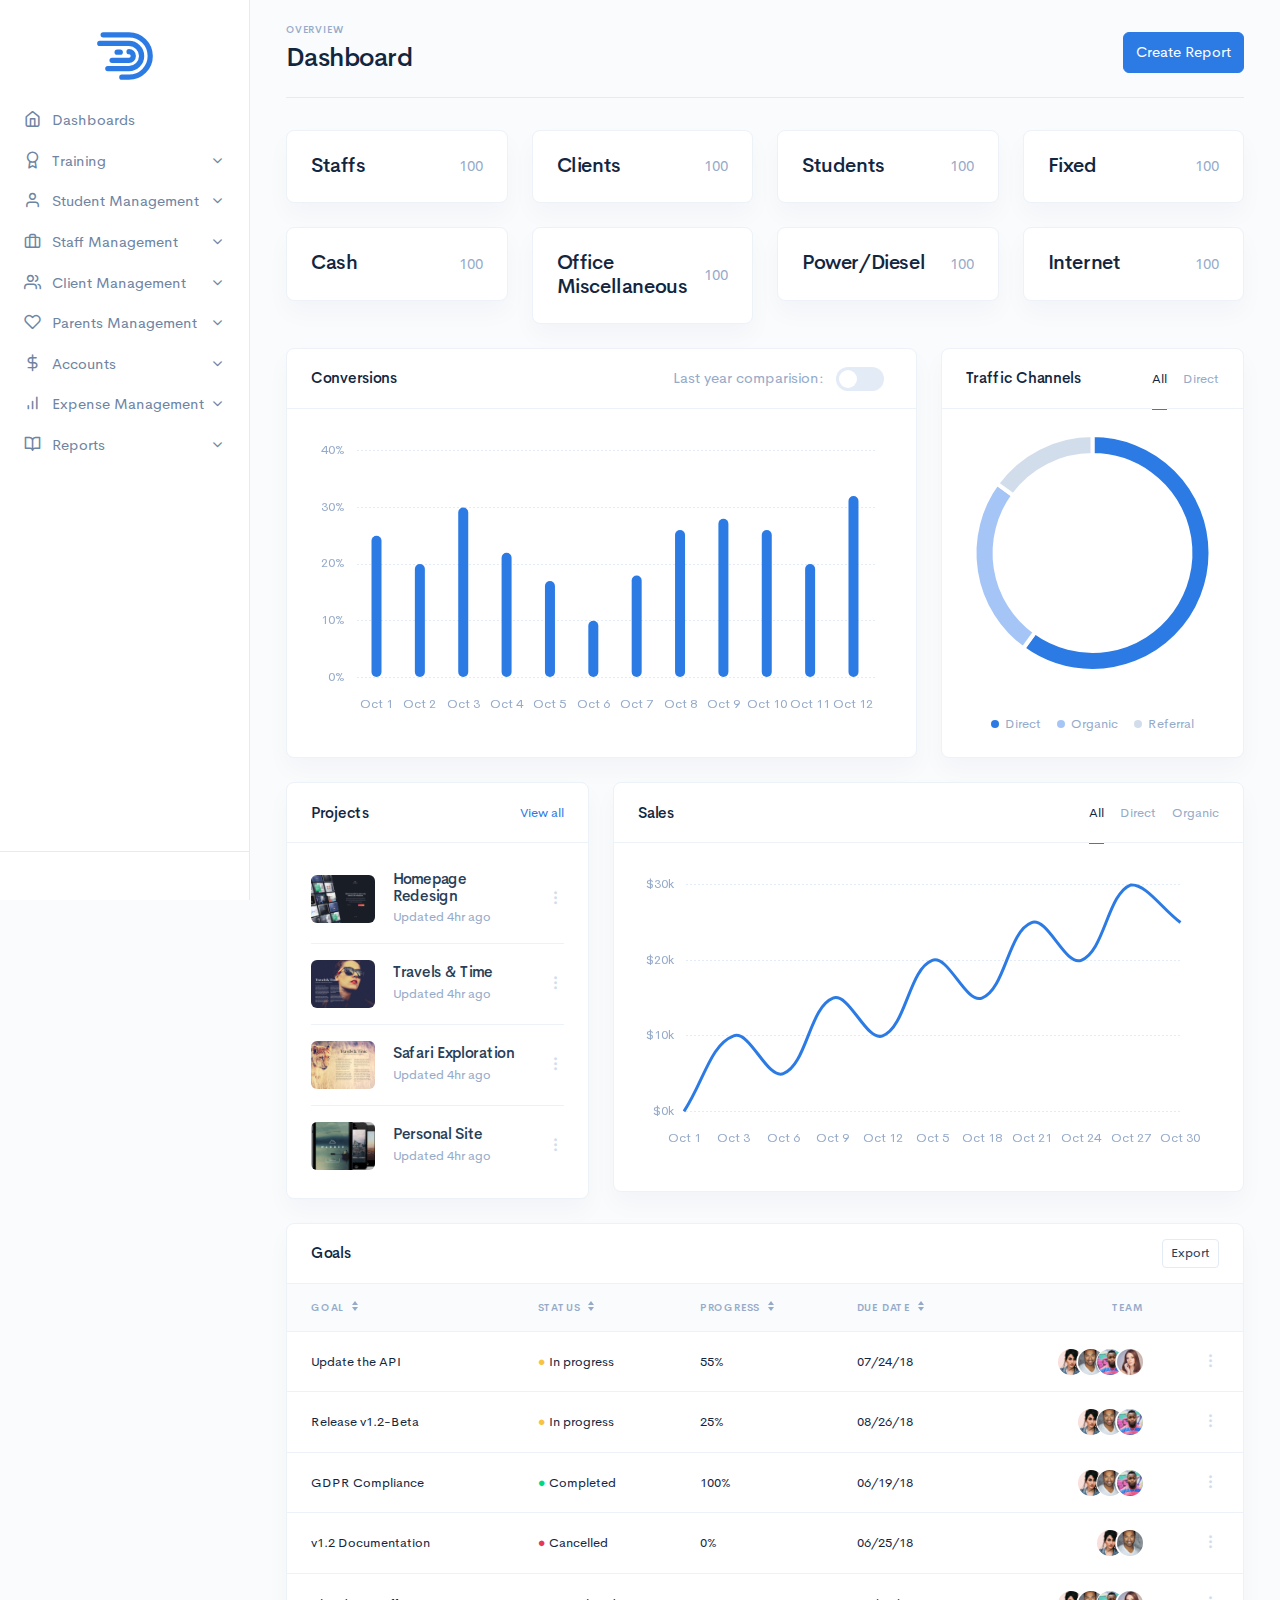
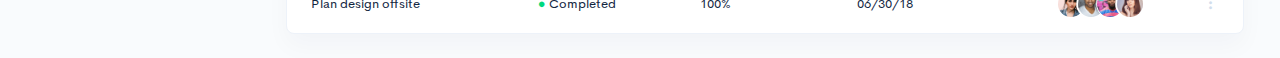
<file: index.html>
<!DOCTYPE html>
<html lang="en">
  <head>
    <meta charset="utf-8" />
    <meta name="viewport" content="width=device-width, initial-scale=1" />
    <meta
      name="description"
      content="A fully featured admin theme which can be used to build CRM, CMS, etc."
    />

    <!-- Favicon -->
    <link
      rel="shortcut icon"
      href="assets/favicon/favicon.ico"
      type="image/x-icon"
    />

    <!-- Map CSS -->
    <link
      rel="stylesheet"
      href="https://api.mapbox.com/mapbox-gl-js/v0.53.0/mapbox-gl.css"
    />

    <!-- Libs CSS -->
    <link rel="stylesheet" href="assets/css/libs.bundle.css" />

    <!-- Theme CSS -->
    <link
      rel="stylesheet"
      href="assets/css/theme.bundle.css"
      id="stylesheetLight"
    />
    <link
      rel="stylesheet"
      href="assets/css/theme-dark.bundle.css"
      id="stylesheetDark"
    />

    <style>
      body {
        display: none;
      }
    </style>

    <!-- Title -->
    <title>Dashkit</title>

    <!-- Global site tag (gtag.js) - Google Analytics -->
    <script
      async
      src="https://www.googletagmanager.com/gtag/js?id=UA-156446909-1"
    ></script>
    <script>
      window.dataLayer = window.dataLayer || [];
      function gtag() {
        dataLayer.push(arguments);
      }
      gtag("js", new Date());
      gtag("config", "UA-156446909-1");
    </script>
  </head>
  <body>
    <!-- MODALS -->
    <!-- Modal: Members -->
    <div
      class="modal fade"
      id="modalMembers"
      tabindex="-1"
      role="dialog"
      aria-hidden="true"
    >
      <div class="modal-dialog modal-dialog-centered" role="document">
        <div class="modal-content">
          <div class="modal-card card" data-list='{"valueNames": ["name"]}'>
            <div class="card-header">
              <!-- Title -->
              <h4 class="card-header-title" id="exampleModalCenterTitle">
                Add a member
              </h4>

              <!-- Close -->
              <button
                type="button"
                class="btn-close"
                data-bs-dismiss="modal"
                aria-label="Close"
              ></button>
            </div>
            <div class="card-header">
              <!-- Form -->
              <form>
                <div
                  class="input-group input-group-flush input-group-merge input-group-reverse"
                >
                  <input
                    class="form-control list-search"
                    type="search"
                    placeholder="Search"
                  />
                  <div class="input-group-text">
                    <span class="fe fe-search"></span>
                  </div>
                </div>
              </form>
            </div>
            <div class="card-body">
              <!-- List group -->
              <ul class="list-group list-group-flush list my-n3">
                <li class="list-group-item">
                  <div class="row align-items-center">
                    <div class="col-auto">
                      <!-- Avatar -->
                      <a href="profile-posts.html" class="avatar">
                        <img
                          src="assets/img/avatars/profiles/avatar-5.jpg"
                          alt="..."
                          class="avatar-img rounded-circle"
                        />
                      </a>
                    </div>
                    <div class="col ms-n2">
                      <!-- Title -->
                      <h4 class="mb-1 name">
                        <a href="profile-posts.html">Miyah Myles</a>
                      </h4>

                      <!-- Time -->
                      <p class="small mb-0">
                        <span class="text-success">●</span> Online
                      </p>
                    </div>
                    <div class="col-auto">
                      <!-- Button -->
                      <a href="index.html#!" class="btn btn-sm btn-white">
                        Add
                      </a>
                    </div>
                  </div>
                  <!-- / .row -->
                </li>
                <li class="list-group-item">
                  <div class="row align-items-center">
                    <div class="col-auto">
                      <!-- Avatar -->
                      <a href="profile-posts.html" class="avatar">
                        <img
                          src="assets/img/avatars/profiles/avatar-6.jpg"
                          alt="..."
                          class="avatar-img rounded-circle"
                        />
                      </a>
                    </div>
                    <div class="col ms-n2">
                      <!-- Title -->
                      <h4 class="mb-1 name">
                        <a href="profile-posts.html">Ryu Duke</a>
                      </h4>

                      <!-- Time -->
                      <p class="small mb-0">
                        <span class="text-success">●</span> Online
                      </p>
                    </div>
                    <div class="col-auto">
                      <!-- Button -->
                      <a href="index.html#!" class="btn btn-sm btn-white">
                        Add
                      </a>
                    </div>
                  </div>
                  <!-- / .row -->
                </li>
                <li class="list-group-item">
                  <div class="row align-items-center">
                    <div class="col-auto">
                      <!-- Avatar -->
                      <a href="profile-posts.html" class="avatar">
                        <img
                          src="assets/img/avatars/profiles/avatar-7.jpg"
                          alt="..."
                          class="avatar-img rounded-circle"
                        />
                      </a>
                    </div>
                    <div class="col ms-n2">
                      <!-- Title -->
                      <h4 class="mb-1 name">
                        <a href="profile-posts.html">Glen Rouse</a>
                      </h4>

                      <!-- Time -->
                      <p class="small mb-0">
                        <span class="text-warning">●</span> Busy
                      </p>
                    </div>
                    <div class="col-auto">
                      <!-- Button -->
                      <a href="index.html#!" class="btn btn-sm btn-white">
                        Add
                      </a>
                    </div>
                  </div>
                  <!-- / .row -->
                </li>
                <li class="list-group-item">
                  <div class="row align-items-center">
                    <div class="col-auto">
                      <!-- Avatar -->
                      <a href="profile-posts.html" class="avatar">
                        <img
                          src="assets/img/avatars/profiles/avatar-8.jpg"
                          alt="..."
                          class="avatar-img rounded-circle"
                        />
                      </a>
                    </div>
                    <div class="col ms-n2">
                      <!-- Title -->
                      <h4 class="mb-1 name">
                        <a href="profile-posts.html">Grace Gross</a>
                      </h4>

                      <!-- Time -->
                      <p class="small mb-0">
                        <span class="text-danger">●</span> Offline
                      </p>
                    </div>
                    <div class="col-auto">
                      <!-- Button -->
                      <a href="index.html#!" class="btn btn-sm btn-white">
                        Add
                      </a>
                    </div>
                  </div>
                  <!-- / .row -->
                </li>
              </ul>
            </div>
          </div>
        </div>
      </div>
    </div>

    <!-- Modal: Kanban task -->
    <div
      class="modal fade"
      id="modalKanbanTask"
      tabindex="-1"
      role="dialog"
      aria-hidden="true"
    >
      <div class="modal-dialog" role="document">
        <div class="modal-content bg-lighter">
          <div class="modal-body">
            <!-- Header -->
            <div class="row">
              <div class="col">
                <!-- Prettitle -->
                <h6 class="text-uppercase text-muted mb-3">
                  <a href="index.html#!" class="text-reset"
                    >How to Use Kanban</a
                  >
                </h6>

                <!-- Title -->
                <h2 class="mb-2">Update Dashkit to include new components!</h2>

                <!-- Subtitle -->
                <p class="text-muted mb-0">
                  This is a description of this task. Lorem ipsum dolor sit
                  amet, consectetur adipiscing elit. Vestibulum magna nisi,
                  ultrices ut pharetra eget.
                </p>
              </div>
              <div class="col-auto">
                <!-- Close -->
                <button
                  type="button"
                  class="btn-close"
                  data-bs-dismiss="modal"
                  aria-label="Close"
                ></button>
              </div>
            </div>
            <!-- / .row -->

            <!-- Divider -->
            <hr class="my-4" />

            <!-- Buttons -->
            <div class="mb-4">
              <div class="row">
                <div class="col">
                  <!-- Reaction -->
                  <a href="index.html#!" class="btn btn-sm btn-white"> 😬 1 </a>
                  <a href="index.html#!" class="btn btn-sm btn-white"> 👍 2 </a>
                  <a href="index.html#!" class="btn btn-sm btn-white">
                    Add Reaction
                  </a>
                </div>
                <div class="col-auto me-n3">
                  <!-- Avatar group -->
                  <div class="avatar-group d-none d-sm-flex">
                    <a
                      href="profile-posts.html"
                      class="avatar avatar-xs"
                      data-bs-toggle="tooltip"
                      title="Ab Hadley"
                    >
                      <img
                        src="assets/img/avatars/profiles/avatar-2.jpg"
                        alt="..."
                        class="avatar-img rounded-circle"
                      />
                    </a>
                    <a
                      href="profile-posts.html"
                      class="avatar avatar-xs"
                      data-bs-toggle="tooltip"
                      title="Adolfo Hess"
                    >
                      <img
                        src="assets/img/avatars/profiles/avatar-3.jpg"
                        alt="..."
                        class="avatar-img rounded-circle"
                      />
                    </a>
                    <a
                      href="profile-posts.html"
                      class="avatar avatar-xs"
                      data-bs-toggle="tooltip"
                      title="Daniela Dewitt"
                    >
                      <img
                        src="assets/img/avatars/profiles/avatar-4.jpg"
                        alt="..."
                        class="avatar-img rounded-circle"
                      />
                    </a>
                    <a
                      href="profile-posts.html"
                      class="avatar avatar-xs"
                      data-bs-toggle="tooltip"
                      title="Miyah Myles"
                    >
                      <img
                        src="assets/img/avatars/profiles/avatar-5.jpg"
                        alt="..."
                        class="avatar-img rounded-circle"
                      />
                    </a>
                  </div>
                </div>
                <div class="col-auto">
                  <!-- Button -->
                  <a href="index.html#!" class="btn btn-sm btn-white">
                    Share
                  </a>
                </div>
              </div>
              <!-- / .row -->
            </div>

            <!-- Card -->
            <div class="card">
              <div class="card-header">
                <!-- Title -->
                <h4 class="card-header-title">Files</h4>

                <!-- Button -->
                <a href="index.html#!" class="btn btn-sm btn-white">
                  Add files
                </a>
              </div>
              <div class="card-body">
                <div class="list-group list-group-flush my-n3">
                  <div class="list-group-item">
                    <div class="row align-items-center">
                      <div class="col-auto">
                        <!-- Avatar -->
                        <a href="project-overview.html" class="avatar">
                          <img
                            src="assets/img/files/file-1.jpg"
                            alt="..."
                            class="avatar-img rounded"
                          />
                        </a>
                      </div>
                      <div class="col ms-n2">
                        <!-- Title -->
                        <h4 class="mb-1">
                          <a href="project-overview.html">Launchday logo</a>
                        </h4>

                        <!-- Time -->
                        <p class="card-text small text-muted">1.5mb PNG Dave</p>
                      </div>
                      <div class="col-auto">
                        <!-- Dropdown -->
                        <div class="dropdown">
                          <a
                            href="index.html#"
                            class="dropdown-ellipses dropdown-toggle"
                            role="button"
                            data-bs-toggle="dropdown"
                            aria-haspopup="true"
                            aria-expanded="false"
                          >
                            <i class="fe fe-more-vertical"></i>
                          </a>
                          <div class="dropdown-menu dropdown-menu-end">
                            <a href="index.html#!" class="dropdown-item">
                              Action
                            </a>
                            <a href="index.html#!" class="dropdown-item">
                              Another action
                            </a>
                            <a href="index.html#!" class="dropdown-item">
                              Something else here
                            </a>
                          </div>
                        </div>
                      </div>
                    </div>
                    <!-- / .row -->
                  </div>
                  <div class="list-group-item">
                    <div class="row align-items-center">
                      <div class="col-auto">
                        <!-- Avatar -->
                        <a href="project-overview.html" class="avatar">
                          <img
                            src="assets/img/files/file-1.jpg"
                            alt="..."
                            class="avatar-img rounded"
                          />
                        </a>
                      </div>
                      <div class="col ms-n2">
                        <!-- Title -->
                        <h4 class="mb-1">
                          <a href="project-overview.html">Launchday logo</a>
                        </h4>

                        <!-- Time -->
                        <p class="card-text small text-muted">1.5mb PNG Dave</p>
                      </div>
                      <div class="col-auto">
                        <!-- Dropdown -->
                        <div class="dropdown">
                          <a
                            href="index.html#"
                            class="dropdown-ellipses dropdown-toggle"
                            role="button"
                            data-bs-toggle="dropdown"
                            aria-haspopup="true"
                            aria-expanded="false"
                          >
                            <i class="fe fe-more-vertical"></i>
                          </a>
                          <div class="dropdown-menu dropdown-menu-end">
                            <a href="index.html#!" class="dropdown-item">
                              Action
                            </a>
                            <a href="index.html#!" class="dropdown-item">
                              Another action
                            </a>
                            <a href="index.html#!" class="dropdown-item">
                              Something else here
                            </a>
                          </div>
                        </div>
                      </div>
                    </div>
                    <!-- / .row -->
                  </div>
                </div>
              </div>
            </div>

            <!-- Card -->
            <div class="card">
              <div class="card-header">
                <div class="row">
                  <div class="col-auto">
                    <!-- Avatar -->
                    <div class="avatar avatar-sm">
                      <img
                        class="avatar-img rounded-circle"
                        src="assets/img/avatars/profiles/avatar-1.jpg"
                        alt="..."
                      />
                    </div>
                  </div>
                  <div class="col ms-n2">
                    <!-- Form -->
                    <form class="mt-1">
                      <textarea
                        class="form-control form-control-flush form-control"
                        data-autosize
                        rows="1"
                        placeholder="Leave a comment"
                      ></textarea>
                    </form>
                  </div>
                  <div class="col-auto align-self-end">
                    <!-- Icons -->
                    <div class="text-muted mb-2">
                      <a href="index.html#!" class="text-reset me-3">
                        <i class="fe fe-camera"></i>
                      </a>
                      <a href="index.html#!" class="text-reset me-3">
                        <i class="fe fe-paperclip"></i>
                      </a>
                      <a href="index.html#!" class="text-reset">
                        <i class="fe fe-mic"></i>
                      </a>
                    </div>
                  </div>
                </div>
              </div>
              <div class="card-body">
                <!-- Comments -->
                <div class="comment mb-3">
                  <div class="row">
                    <div class="col-auto">
                      <!-- Avatar -->
                      <a class="avatar avatar-sm" href="profile-posts.html">
                        <img
                          src="assets/img/avatars/profiles/avatar-2.jpg"
                          alt="..."
                          class="avatar-img rounded-circle"
                        />
                      </a>
                    </div>
                    <div class="col ms-n2">
                      <!-- Body -->
                      <div class="comment-body">
                        <div class="row">
                          <div class="col">
                            <!-- Title -->
                            <h5 class="comment-title">Ab Hadley</h5>
                          </div>
                          <div class="col-auto">
                            <!-- Time -->
                            <time class="comment-time"> 11:12 </time>
                          </div>
                        </div>
                        <!-- / .row -->

                        <!-- Text -->
                        <p class="comment-text">
                          Looking good Dianna! I like the image grid on the
                          left, but it feels like a lot to process and doesn't
                          really <em>show</em> me what the product does? I think
                          using a short looping video or something similar
                          demo'ing the product might be better?
                        </p>
                      </div>
                    </div>
                  </div>
                  <!-- / .row -->
                </div>
                <div class="comment">
                  <div class="row">
                    <div class="col-auto">
                      <!-- Avatar -->
                      <a class="avatar avatar-sm" href="profile-posts.html">
                        <img
                          src="assets/img/avatars/profiles/avatar-3.jpg"
                          alt="..."
                          class="avatar-img rounded-circle"
                        />
                      </a>
                    </div>
                    <div class="col ms-n2">
                      <!-- Body -->
                      <div class="comment-body">
                        <div class="row">
                          <div class="col">
                            <!-- Title -->
                            <h5 class="comment-title">Adolfo Hess</h5>
                          </div>
                          <div class="col-auto">
                            <!-- Time -->
                            <time class="comment-time"> 11:12 </time>
                          </div>
                        </div>
                        <!-- / .row -->

                        <!-- Text -->
                        <p class="comment-text">
                          Any chance you're going to link the grid up to a
                          public gallery of sites built with Launchday?
                        </p>
                      </div>
                    </div>
                  </div>
                  <!-- / .row -->
                </div>
              </div>
            </div>

            <!-- Card -->
            <div class="card mb-0">
              <div class="card-header">
                <!-- Title -->
                <h4 class="card-header-title">Activity</h4>
              </div>
              <div class="card-body">
                <div
                  class="list-group list-group-flush list-group-activity my-n3"
                >
                  <div class="list-group-item">
                    <div class="row">
                      <div class="col-auto">
                        <!-- Avatar -->
                        <div class="avatar avatar-sm">
                          <img
                            class="avatar-img rounded-circle"
                            src="assets/img/avatars/profiles/avatar-1.jpg"
                            alt="..."
                          />
                        </div>
                      </div>
                      <div class="col ms-n2">
                        <!-- Heading -->
                        <h5 class="mb-1">Johnathan Goldstein</h5>

                        <!-- Text -->
                        <p class="small text-gray-700 mb-0">
                          Uploaded the files “Launchday Logo” and “Revisiting
                          the Past”.
                        </p>

                        <!-- Time -->
                        <small class="text-muted"> 2m ago </small>
                      </div>
                    </div>
                    <!-- / .row -->
                  </div>
                  <div class="list-group-item">
                    <div class="row">
                      <div class="col-auto">
                        <!-- Avatar -->
                        <div class="avatar avatar-sm">
                          <img
                            class="avatar-img rounded-circle"
                            src="assets/img/avatars/profiles/avatar-1.jpg"
                            alt="..."
                          />
                        </div>
                      </div>
                      <div class="col ms-n2">
                        <!-- Heading -->
                        <h5 class="mb-1">Johnathan Goldstein</h5>

                        <!-- Text -->
                        <p class="small text-gray-700 mb-0">
                          Uploaded the files “Launchday Logo” and “Revisiting
                          the Past”.
                        </p>

                        <!-- Time -->
                        <small class="text-muted"> 2m ago </small>
                      </div>
                    </div>
                    <!-- / .row -->
                  </div>
                  <div class="list-group-item">
                    <div class="row">
                      <div class="col-auto">
                        <!-- Avatar -->
                        <div class="avatar avatar-sm">
                          <img
                            class="avatar-img rounded-circle"
                            src="assets/img/avatars/profiles/avatar-1.jpg"
                            alt="..."
                          />
                        </div>
                      </div>
                      <div class="col ms-n2">
                        <!-- Heading -->
                        <h5 class="mb-1">Johnathan Goldstein</h5>

                        <!-- Text -->
                        <p class="small text-gray-700 mb-0">
                          Uploaded the files “Launchday Logo” and “Revisiting
                          the Past”.
                        </p>

                        <!-- Time -->
                        <small class="text-muted"> 2m ago </small>
                      </div>
                    </div>
                    <!-- / .row -->
                  </div>
                </div>
              </div>
            </div>
          </div>
        </div>
      </div>
    </div>

    <!-- Modal: Kanban task empty -->
    <div
      class="modal fade"
      id="modalKanbanTaskEmpty"
      tabindex="-1"
      role="dialog"
      aria-hidden="true"
    >
      <div class="modal-dialog" role="document">
        <div class="modal-content bg-lighter">
          <div class="modal-body">
            <!-- Header -->
            <div class="row">
              <div class="col">
                <!-- Prettitle -->
                <h6 class="text-uppercase text-muted mb-3">
                  <a href="index.html#!" class="text-reset"
                    >How to Use Kanban</a
                  >
                </h6>

                <!-- Title -->
                <h2 class="mb-2">Update Dashkit to include new components!</h2>

                <!-- Subtitle -->
                <textarea
                  class="form-control form-control-flush form-control-auto"
                  data-autosize
                  rows="1"
                  placeholder="Add a description..."
                ></textarea>
              </div>
              <div class="col-auto">
                <!-- Close -->
                <button
                  type="button"
                  class="btn-close"
                  data-bs-dismiss="modal"
                  aria-label="Close"
                ></button>
              </div>
            </div>
            <!-- / .row -->

            <!-- Divider -->
            <hr class="my-4" />

            <!-- Buttons -->
            <div class="mb-4">
              <div class="row">
                <div class="col">
                  <!-- Button -->
                  <a href="index.html#!" class="btn btn-sm btn-white">
                    Add Reaction
                  </a>
                </div>
                <div class="col-auto">
                  <!-- Button -->
                  <a href="index.html#!" class="btn btn-sm btn-white">
                    Share
                  </a>
                </div>
              </div>
              <!-- / .row -->
            </div>

            <!-- Card -->
            <div class="card">
              <div class="card-body">
                <div
                  class="dropzone dropzone-multiple"
                  data-dropzone='{"url": "https://"}'
                >
                  <!-- Fallback -->
                  <div class="fallback">
                    <div class="form-group">
                      <label class="form-label" for="customFileUpload"
                        >Choose file</label
                      >
                      <input
                        class="form-control"
                        type="file"
                        id="customFileUpload"
                        multiple
                      />
                    </div>
                  </div>

                  <!-- Preview -->
                  <ul
                    class="dz-preview dz-preview-multiple list-group list-group-lg list-group-flush"
                  >
                    <li class="list-group-item">
                      <div class="row align-items-center">
                        <div class="col-auto">
                          <!-- Image -->
                          <div class="avatar">
                            <img
                              class="avatar-img rounded"
                              src="data:image/svg+xml,%3csvg3c/svg%3e"
                              alt="..."
                              data-dz-thumbnail
                            />
                          </div>
                        </div>
                        <div class="col ms-n3">
                          <!-- Heading -->
                          <h4 class="mb-1" data-dz-name>...</h4>

                          <!-- Text -->
                          <small class="text-muted" data-dz-size></small>
                        </div>
                        <div class="col-auto">
                          <!-- Dropdown -->
                          <div class="dropdown">
                            <a
                              href="index.html#"
                              class="dropdown-ellipses dropdown-toggle"
                              role="button"
                              data-bs-toggle="dropdown"
                              aria-haspopup="true"
                              aria-expanded="false"
                            >
                              <i class="fe fe-more-vertical"></i>
                            </a>
                            <div class="dropdown-menu dropdown-menu-end">
                              <a
                                href="index.html#"
                                class="dropdown-item"
                                data-dz-remove
                              >
                                Remove
                              </a>
                            </div>
                          </div>
                        </div>
                      </div>
                    </li>
                  </ul>
                </div>
              </div>
            </div>

            <!-- Card -->
            <div class="card">
              <div class="card-body">
                <div class="row">
                  <div class="col-auto">
                    <!-- Avatar -->
                    <div class="avatar avatar-sm">
                      <img
                        class="avatar-img rounded-circle"
                        src="assets/img/avatars/profiles/avatar-1.jpg"
                        alt="..."
                      />
                    </div>
                  </div>
                  <div class="col ms-n2">
                    <!-- Form -->
                    <form class="mt-1">
                      <textarea
                        class="form-control form-control-flush"
                        data-autosize
                        rows="1"
                        placeholder="Leave a comment"
                      ></textarea>
                    </form>
                  </div>
                  <div class="col-auto align-self-end">
                    <!-- Icons -->
                    <div class="text-muted mb-2">
                      <a href="index.html#!" class="text-reset me-3">
                        <i class="fe fe-camera"></i>
                      </a>
                      <a href="index.html#!" class="text-reset me-3">
                        <i class="fe fe-paperclip"></i>
                      </a>
                      <a href="index.html#!" class="text-reset">
                        <i class="fe fe-mic"></i>
                      </a>
                    </div>
                  </div>
                </div>
              </div>
            </div>
          </div>
        </div>
      </div>
    </div>

    <!-- OFFCANVAS -->
    <!-- Offcanvas: Demo -->
    <form class="offcanvas offcanvas-end" id="offcanvasDemo" tabindex="-1">
      <div class="offcanvas-body">
        <!-- Close -->
        <a
          class="btn-close"
          href="index.html#"
          data-bs-dismiss="offcanvas"
          aria-label="Close"
        ></a>

        <!-- Image -->
        <div class="text-center">
          <img
            src="assets/img/illustrations/designer-life.svg"
            alt="..."
            class="img-fluid mb-3"
          />
        </div>

        <!-- Heading -->
        <h2 class="text-center mb-2">Make Dashkit Your Own</h2>

        <!-- Text -->
        <p class="text-center mb-4">
          Set preferences that will be cookied for your live preview
          demonstration.
        </p>

        <!-- Divider -->
        <hr class="mb-4" />

        <!-- Heading -->
        <h4 class="mb-1">Color Scheme</h4>

        <!-- Text -->
        <p class="small text-muted mb-3">Overall light or dark presentation.</p>

        <!-- Button group -->
        <div class="btn-group-toggle row gx-2 mb-4">
          <div class="col">
            <input
              class="btn-check"
              name="colorScheme"
              id="colorSchemeLight"
              type="radio"
              value="light"
            />
            <label class="btn w-100 btn-white" for="colorSchemeLight">
              <i class="fe fe-sun me-2"></i> Light Mode
            </label>
          </div>
          <div class="col">
            <input
              class="btn-check"
              name="colorScheme"
              id="colorSchemeDark"
              type="radio"
              value="dark"
            />
            <label class="btn w-100 btn-white" for="colorSchemeDark">
              <i class="fe fe-moon me-2"></i> Dark Mode
            </label>
          </div>
        </div>

        <!-- Heading -->
        <h4 class="mb-1">Navigation Position</h4>

        <!-- Text -->
        <p class="small text-muted mb-3">
          Select the primary navigation paradigm for your app.
        </p>

        <!-- Button group -->
        <div class="btn-group-toggle row gx-2 mb-4">
          <div class="col">
            <input
              class="btn-check"
              name="navPosition"
              id="navPositionSidenav"
              type="radio"
              value="sidenav"
            />
            <label class="btn w-100 btn-white" for="navPositionSidenav">
              Sidenav
            </label>
          </div>
          <div class="col">
            <input
              class="btn-check"
              name="navPosition"
              id="navPositionTopnav"
              type="radio"
              value="topnav"
            />
            <label class="btn w-100 btn-white" for="navPositionTopnav">
              Topnav
            </label>
          </div>
          <div class="col">
            <input
              class="btn-check"
              name="navPosition"
              id="navPositionCombo"
              type="radio"
              value="combo"
            />
            <label class="btn w-100 btn-white" for="navPositionCombo">
              Combo
            </label>
          </div>
        </div>

        <!-- Collapse -->
        <div id="sidebarSizeContainer">
          <!-- Heading -->
          <h4 class="mb-1">Sidenav Sizing</h4>

          <!-- Text -->
          <p class="small text-muted mb-3">
            Standard navigation sizing or minified icons with dropdowns.
          </p>

          <!-- Button group -->
          <div class="btn-group-toggle row gx-2 mb-4">
            <div class="col">
              <input
                class="btn-check"
                name="sidebarSize"
                id="sidebarSizeBase"
                type="radio"
                value="base"
              />
              <label class="btn w-100 btn-white" for="sidebarSizeBase">
                Fullsize
              </label>
            </div>
            <div class="col">
              <input
                class="btn-check"
                name="sidebarSize"
                id="sidebarSizeSmall"
                type="radio"
                value="small"
              />
              <label class="btn w-100 btn-white" for="sidebarSizeSmall">
                Icons
              </label>
            </div>
          </div>
        </div>

        <!-- Heading -->
        <h4 class="mb-1">Navigation Color</h4>

        <!-- Text -->
        <p class="small text-muted mb-3">
          Usually dictated by the color scheme, but can be overriden.
        </p>

        <!-- Button group -->
        <div class="btn-group-toggle row gx-2">
          <div class="col">
            <input
              class="btn-check"
              name="navColor"
              id="navColorDefault"
              type="radio"
              value="default"
            />
            <label class="btn w-100 btn-white" for="navColorDefault">
              Default
            </label>
          </div>
          <div class="col">
            <input
              class="btn-check"
              name="navColor"
              id="navColorInverted"
              type="radio"
              value="inverted"
            />
            <label class="btn w-100 btn-white" for="navColorInverted">
              Inverted
            </label>
          </div>
          <div class="col">
            <input
              class="btn-check"
              name="navColor"
              id="navColorVibrant"
              type="radio"
              value="vibrant"
            />
            <label class="btn w-100 btn-white" for="navColorVibrant">
              Vibrant
            </label>
          </div>
        </div>
      </div>
      <div class="offcanvas-header">
        <!-- Button -->
        <button type="submit" class="btn w-100 btn-primary mt-auto">
          Preview
        </button>
      </div>
    </form>

    <!-- Offcanvas: Search -->
    <div
      class="offcanvas offcanvas-start"
      id="sidebarOffcanvasSearch"
      tabindex="-1"
    >
      <div class="offcanvas-body" data-list='{"valueNames": ["name"]}'>
        <!-- Form -->
        <form class="mb-4">
          <div
            class="input-group input-group-merge input-group-rounded input-group-reverse"
          >
            <input
              class="form-control list-search"
              type="search"
              placeholder="Search"
            />
            <div class="input-group-text">
              <span class="fe fe-search"></span>
            </div>
          </div>
        </form>

        <!-- List group -->
        <div class="my-n3">
          <div class="list-group list-group-flush list-group-focus list">
            <a class="list-group-item" href="team-overview.html">
              <div class="row align-items-center">
                <div class="col-auto">
                  <!-- Avatar -->
                  <div class="avatar">
                    <img
                      src="assets/img/avatars/teams/team-logo-1.jpg"
                      alt="..."
                      class="avatar-img rounded"
                    />
                  </div>
                </div>
                <div class="col ms-n2">
                  <!-- Title -->
                  <h4 class="text-body text-focus mb-1 name">Airbnb</h4>

                  <!-- Time -->
                  <p class="small text-muted mb-0">
                    <span class="fe fe-clock"></span>
                    <time datetime="2018-05-24">Updated 2hr ago</time>
                  </p>
                </div>
              </div>
              <!-- / .row -->
            </a>
            <a class="list-group-item" href="team-overview.html">
              <div class="row align-items-center">
                <div class="col-auto">
                  <!-- Avatar -->
                  <div class="avatar">
                    <img
                      src="assets/img/avatars/teams/team-logo-2.jpg"
                      alt="..."
                      class="avatar-img rounded"
                    />
                  </div>
                </div>
                <div class="col ms-n2">
                  <!-- Title -->
                  <h4 class="text-body text-focus mb-1 name">
                    Medium Corporation
                  </h4>

                  <!-- Time -->
                  <p class="small text-muted mb-0">
                    <span class="fe fe-clock"></span>
                    <time datetime="2018-05-24">Updated 2hr ago</time>
                  </p>
                </div>
              </div>
              <!-- / .row -->
            </a>
            <a class="list-group-item" href="project-overview.html">
              <div class="row align-items-center">
                <div class="col-auto">
                  <!-- Avatar -->
                  <div class="avatar avatar-4by3">
                    <img
                      src="assets/img/avatars/projects/project-1.jpg"
                      alt="..."
                      class="avatar-img rounded"
                    />
                  </div>
                </div>
                <div class="col ms-n2">
                  <!-- Title -->
                  <h4 class="text-body text-focus mb-1 name">
                    Homepage Redesign
                  </h4>

                  <!-- Time -->
                  <p class="small text-muted mb-0">
                    <span class="fe fe-clock"></span>
                    <time datetime="2018-05-24">Updated 4hr ago</time>
                  </p>
                </div>
              </div>
              <!-- / .row -->
            </a>
            <a class="list-group-item" href="project-overview.html">
              <div class="row align-items-center">
                <div class="col-auto">
                  <!-- Avatar -->
                  <div class="avatar avatar-4by3">
                    <img
                      src="assets/img/avatars/projects/project-2.jpg"
                      alt="..."
                      class="avatar-img rounded"
                    />
                  </div>
                </div>
                <div class="col ms-n2">
                  <!-- Title -->
                  <h4 class="text-body text-focus mb-1 name">Travels & Time</h4>

                  <!-- Time -->
                  <p class="small text-muted mb-0">
                    <span class="fe fe-clock"></span>
                    <time datetime="2018-05-24">Updated 4hr ago</time>
                  </p>
                </div>
              </div>
              <!-- / .row -->
            </a>
            <a class="list-group-item" href="project-overview.html">
              <div class="row align-items-center">
                <div class="col-auto">
                  <!-- Avatar -->
                  <div class="avatar avatar-4by3">
                    <img
                      src="assets/img/avatars/projects/project-3.jpg"
                      alt="..."
                      class="avatar-img rounded"
                    />
                  </div>
                </div>
                <div class="col ms-n2">
                  <!-- Title -->
                  <h4 class="text-body text-focus mb-1 name">
                    Safari Exploration
                  </h4>

                  <!-- Time -->
                  <p class="small text-muted mb-0">
                    <span class="fe fe-clock"></span>
                    <time datetime="2018-05-24">Updated 4hr ago</time>
                  </p>
                </div>
              </div>
              <!-- / .row -->
            </a>
            <a class="list-group-item" href="profile-posts.html">
              <div class="row align-items-center">
                <div class="col-auto">
                  <!-- Avatar -->
                  <div class="avatar">
                    <img
                      src="assets/img/avatars/profiles/avatar-1.jpg"
                      alt="..."
                      class="avatar-img rounded-circle"
                    />
                  </div>
                </div>
                <div class="col ms-n2">
                  <!-- Title -->
                  <h4 class="text-body text-focus mb-1 name">Dianna Smiley</h4>

                  <!-- Status -->
                  <p class="text-body small mb-0">
                    <span class="text-success">●</span> Online
                  </p>
                </div>
              </div>
              <!-- / .row -->
            </a>
            <a class="list-group-item" href="profile-posts.html">
              <div class="row align-items-center">
                <div class="col-auto">
                  <!-- Avatar -->
                  <div class="avatar">
                    <img
                      src="assets/img/avatars/profiles/avatar-2.jpg"
                      alt="..."
                      class="avatar-img rounded-circle"
                    />
                  </div>
                </div>
                <div class="col ms-n2">
                  <!-- Title -->
                  <h4 class="text-body text-focus mb-1 name">Ab Hadley</h4>

                  <!-- Status -->
                  <p class="text-body small mb-0">
                    <span class="text-danger">●</span> Offline
                  </p>
                </div>
              </div>
              <!-- / .row -->
            </a>
          </div>
        </div>
      </div>
    </div>

    <!-- Offcanvas: Activity -->
    <div
      class="offcanvas offcanvas-start"
      id="sidebarOffcanvasActivity"
      tabindex="-1"
    >
      <div class="offcanvas-header">
        <!-- Title -->
        <h4 class="offcanvas-title">Notifications</h4>

        <!-- Navs -->
        <ul class="nav nav-tabs nav-tabs-sm modal-header-tabs">
          <li class="nav-item">
            <a
              class="nav-link active"
              data-bs-toggle="tab"
              href="index.html#modalActivityAction"
              >Action</a
            >
          </li>
          <li class="nav-item">
            <a
              class="nav-link"
              data-bs-toggle="tab"
              href="index.html#modalActivityUser"
              >User</a
            >
          </li>
        </ul>
      </div>
      <div class="offcanvas-body">
        <div class="tab-content">
          <div class="tab-pane fade show active" id="modalActivityAction">
            <!-- List group -->
            <div class="list-group list-group-flush list-group-activity my-n3">
              <a class="list-group-item text-reset" href="index.html#!">
                <div class="row">
                  <div class="col-auto">
                    <!-- Avatar -->
                    <div class="avatar avatar-sm">
                      <div
                        class="avatar-title fs-lg bg-primary-soft rounded-circle text-primary"
                      >
                        <i class="fe fe-mail"></i>
                      </div>
                    </div>
                  </div>
                  <div class="col ms-n2">
                    <!-- Heading -->
                    <h5 class="mb-1">Launchday 1.4.0 update email sent</h5>

                    <!-- Text -->
                    <p class="small text-gray-700 mb-0">
                      Sent to all 1,851 subscribers over a 24 hour period
                    </p>

                    <!-- Time -->
                    <small class="text-muted"> 2m ago </small>
                  </div>
                </div>
                <!-- / .row -->
              </a>
              <a class="list-group-item text-reset" href="index.html#!">
                <div class="row">
                  <div class="col-auto">
                    <!-- Avatar -->
                    <div class="avatar avatar-sm">
                      <div
                        class="avatar-title fs-lg bg-primary-soft rounded-circle text-primary"
                      >
                        <i class="fe fe-archive"></i>
                      </div>
                    </div>
                  </div>
                  <div class="col ms-n2">
                    <!-- Heading -->
                    <h5 class="mb-1">New project "Goodkit" created</h5>

                    <!-- Text -->
                    <p class="small text-gray-700 mb-0">
                      Looks like there might be a new theme soon.
                    </p>

                    <!-- Time -->
                    <small class="text-muted"> 2h ago </small>
                  </div>
                </div>
                <!-- / .row -->
              </a>
              <a class="list-group-item text-reset" href="index.html#!">
                <div class="row">
                  <div class="col-auto">
                    <!-- Avatar -->
                    <div class="avatar avatar-sm">
                      <div
                        class="avatar-title fs-lg bg-primary-soft rounded-circle text-primary"
                      >
                        <i class="fe fe-code"></i>
                      </div>
                    </div>
                  </div>
                  <div class="col ms-n2">
                    <!-- Heading -->
                    <h5 class="mb-1">Dashkit 1.5.0 was deployed.</h5>

                    <!-- Text -->
                    <p class="small text-gray-700 mb-0">
                      A successful to deploy to production was executed.
                    </p>

                    <!-- Time -->
                    <small class="text-muted"> 2m ago </small>
                  </div>
                </div>
                <!-- / .row -->
              </a>
              <a class="list-group-item text-reset" href="index.html#!">
                <div class="row">
                  <div class="col-auto">
                    <!-- Avatar -->
                    <div class="avatar avatar-sm">
                      <div
                        class="avatar-title fs-lg bg-primary-soft rounded-circle text-primary"
                      >
                        <i class="fe fe-git-branch"></i>
                      </div>
                    </div>
                  </div>
                  <div class="col ms-n2">
                    <!-- Heading -->
                    <h5 class="mb-1">
                      "Update Dependencies" branch was created.
                    </h5>

                    <!-- Text -->
                    <p class="small text-gray-700 mb-0">
                      This branch was created off of the "master" branch.
                    </p>

                    <!-- Time -->
                    <small class="text-muted"> 2m ago </small>
                  </div>
                </div>
                <!-- / .row -->
              </a>
              <a class="list-group-item text-reset" href="index.html#!">
                <div class="row">
                  <div class="col-auto">
                    <!-- Avatar -->
                    <div class="avatar avatar-sm">
                      <div
                        class="avatar-title fs-lg bg-primary-soft rounded-circle text-primary"
                      >
                        <i class="fe fe-mail"></i>
                      </div>
                    </div>
                  </div>
                  <div class="col ms-n2">
                    <!-- Heading -->
                    <h5 class="mb-1">Launchday 1.4.0 update email sent</h5>

                    <!-- Text -->
                    <p class="small text-gray-700 mb-0">
                      Sent to all 1,851 subscribers over a 24 hour period
                    </p>

                    <!-- Time -->
                    <small class="text-muted"> 2m ago </small>
                  </div>
                </div>
                <!-- / .row -->
              </a>
              <a class="list-group-item text-reset" href="index.html#!">
                <div class="row">
                  <div class="col-auto">
                    <!-- Avatar -->
                    <div class="avatar avatar-sm">
                      <div
                        class="avatar-title fs-lg bg-primary-soft rounded-circle text-primary"
                      >
                        <i class="fe fe-archive"></i>
                      </div>
                    </div>
                  </div>
                  <div class="col ms-n2">
                    <!-- Heading -->
                    <h5 class="mb-1">New project "Goodkit" created</h5>

                    <!-- Text -->
                    <p class="small text-gray-700 mb-0">
                      Looks like there might be a new theme soon.
                    </p>

                    <!-- Time -->
                    <small class="text-muted"> 2h ago </small>
                  </div>
                </div>
                <!-- / .row -->
              </a>
              <a class="list-group-item text-reset" href="index.html#!">
                <div class="row">
                  <div class="col-auto">
                    <!-- Avatar -->
                    <div class="avatar avatar-sm">
                      <div
                        class="avatar-title fs-lg bg-primary-soft rounded-circle text-primary"
                      >
                        <i class="fe fe-code"></i>
                      </div>
                    </div>
                  </div>
                  <div class="col ms-n2">
                    <!-- Heading -->
                    <h5 class="mb-1">Dashkit 1.5.0 was deployed.</h5>

                    <!-- Text -->
                    <p class="small text-gray-700 mb-0">
                      A successful to deploy to production was executed.
                    </p>

                    <!-- Time -->
                    <small class="text-muted"> 2m ago </small>
                  </div>
                </div>
                <!-- / .row -->
              </a>
              <a class="list-group-item text-reset" href="index.html#!">
                <div class="row">
                  <div class="col-auto">
                    <!-- Avatar -->
                    <div class="avatar avatar-sm">
                      <div
                        class="avatar-title fs-lg bg-primary-soft rounded-circle text-primary"
                      >
                        <i class="fe fe-git-branch"></i>
                      </div>
                    </div>
                  </div>
                  <div class="col ms-n2">
                    <!-- Heading -->
                    <h5 class="mb-1">
                      "Update Dependencies" branch was created.
                    </h5>

                    <!-- Text -->
                    <p class="small text-gray-700 mb-0">
                      This branch was created off of the "master" branch.
                    </p>

                    <!-- Time -->
                    <small class="text-muted"> 2m ago </small>
                  </div>
                </div>
                <!-- / .row -->
              </a>
              <a class="list-group-item text-reset" href="index.html#!">
                <div class="row">
                  <div class="col-auto">
                    <!-- Avatar -->
                    <div class="avatar avatar-sm">
                      <div
                        class="avatar-title fs-lg bg-primary-soft rounded-circle text-primary"
                      >
                        <i class="fe fe-mail"></i>
                      </div>
                    </div>
                  </div>
                  <div class="col ms-n2">
                    <!-- Heading -->
                    <h5 class="mb-1">Launchday 1.4.0 update email sent</h5>

                    <!-- Text -->
                    <p class="small text-gray-700 mb-0">
                      Sent to all 1,851 subscribers over a 24 hour period
                    </p>

                    <!-- Time -->
                    <small class="text-muted"> 2m ago </small>
                  </div>
                </div>
                <!-- / .row -->
              </a>
              <a class="list-group-item text-reset" href="index.html#!">
                <div class="row">
                  <div class="col-auto">
                    <!-- Avatar -->
                    <div class="avatar avatar-sm">
                      <div
                        class="avatar-title fs-lg bg-primary-soft rounded-circle text-primary"
                      >
                        <i class="fe fe-archive"></i>
                      </div>
                    </div>
                  </div>
                  <div class="col ms-n2">
                    <!-- Heading -->
                    <h5 class="mb-1">New project "Goodkit" created</h5>

                    <!-- Text -->
                    <p class="small text-gray-700 mb-0">
                      Looks like there might be a new theme soon.
                    </p>

                    <!-- Time -->
                    <small class="text-muted"> 2h ago </small>
                  </div>
                </div>
                <!-- / .row -->
              </a>
              <a class="list-group-item text-reset" href="index.html#!">
                <div class="row">
                  <div class="col-auto">
                    <!-- Avatar -->
                    <div class="avatar avatar-sm">
                      <div
                        class="avatar-title fs-lg bg-primary-soft rounded-circle text-primary"
                      >
                        <i class="fe fe-code"></i>
                      </div>
                    </div>
                  </div>
                  <div class="col ms-n2">
                    <!-- Heading -->
                    <h5 class="mb-1">Dashkit 1.5.0 was deployed.</h5>

                    <!-- Text -->
                    <p class="small text-gray-700 mb-0">
                      A successful to deploy to production was executed.
                    </p>

                    <!-- Time -->
                    <small class="text-muted"> 2m ago </small>
                  </div>
                </div>
                <!-- / .row -->
              </a>
              <a class="list-group-item text-reset" href="index.html#!">
                <div class="row">
                  <div class="col-auto">
                    <!-- Avatar -->
                    <div class="avatar avatar-sm">
                      <div
                        class="avatar-title fs-lg bg-primary-soft rounded-circle text-primary"
                      >
                        <i class="fe fe-git-branch"></i>
                      </div>
                    </div>
                  </div>
                  <div class="col ms-n2">
                    <!-- Heading -->
                    <h5 class="mb-1">
                      "Update Dependencies" branch was created.
                    </h5>

                    <!-- Text -->
                    <p class="small text-gray-700 mb-0">
                      This branch was created off of the "master" branch.
                    </p>

                    <!-- Time -->
                    <small class="text-muted"> 2m ago </small>
                  </div>
                </div>
                <!-- / .row -->
              </a>
            </div>
          </div>
          <div class="tab-pane fade" id="modalActivityUser">
            <!-- List group -->
            <div class="list-group list-group-flush list-group-activity my-n3">
              <a class="list-group-item text-reset" href="index.html#!">
                <div class="row">
                  <div class="col-auto">
                    <!-- Avatar -->
                    <div class="avatar avatar-sm avatar-online">
                      <img
                        class="avatar-img rounded-circle"
                        src="assets/img/avatars/profiles/avatar-1.jpg"
                        alt="..."
                      />
                    </div>
                  </div>
                  <div class="col ms-n2">
                    <!-- Heading -->
                    <h5 class="mb-1">Dianna Smiley</h5>

                    <!-- Text -->
                    <p class="small text-gray-700 mb-0">
                      Uploaded the files "Launchday Logo" and "New Design".
                    </p>

                    <!-- Time -->
                    <small class="text-muted"> 2m ago </small>
                  </div>
                </div>
                <!-- / .row -->
              </a>
              <a class="list-group-item text-reset" href="index.html#!">
                <div class="row">
                  <div class="col-auto">
                    <!-- Avatar -->
                    <div class="avatar avatar-sm avatar-online">
                      <img
                        class="avatar-img rounded-circle"
                        src="assets/img/avatars/profiles/avatar-2.jpg"
                        alt="..."
                      />
                    </div>
                  </div>
                  <div class="col ms-n2">
                    <!-- Heading -->
                    <h5 class="mb-1">Ab Hadley</h5>

                    <!-- Text -->
                    <p class="small text-gray-700 mb-0">
                      Shared the "Why Dashkit?" post with 124 subscribers.
                    </p>

                    <!-- Time -->
                    <small class="text-muted"> 1h ago </small>
                  </div>
                </div>
                <!-- / .row -->
              </a>
              <a class="list-group-item text-reset" href="index.html#!">
                <div class="row">
                  <div class="col-auto">
                    <!-- Avatar -->
                    <div class="avatar avatar-sm avatar-offline">
                      <img
                        class="avatar-img rounded-circle"
                        src="assets/img/avatars/profiles/avatar-3.jpg"
                        alt="..."
                      />
                    </div>
                  </div>
                  <div class="col ms-n2">
                    <!-- Heading -->
                    <h5 class="mb-1">Adolfo Hess</h5>

                    <!-- Text -->
                    <p class="small text-gray-700 mb-0">
                      Exported sales data from Launchday's subscriber data.
                    </p>

                    <!-- Time -->
                    <small class="text-muted"> 3h ago </small>
                  </div>
                </div>
                <!-- / .row -->
              </a>
              <a class="list-group-item text-reset" href="index.html#!">
                <div class="row">
                  <div class="col-auto">
                    <!-- Avatar -->
                    <div class="avatar avatar-sm avatar-online">
                      <img
                        class="avatar-img rounded-circle"
                        src="assets/img/avatars/profiles/avatar-1.jpg"
                        alt="..."
                      />
                    </div>
                  </div>
                  <div class="col ms-n2">
                    <!-- Heading -->
                    <h5 class="mb-1">Dianna Smiley</h5>

                    <!-- Text -->
                    <p class="small text-gray-700 mb-0">
                      Uploaded the files "Launchday Logo" and "New Design".
                    </p>

                    <!-- Time -->
                    <small class="text-muted"> 2m ago </small>
                  </div>
                </div>
                <!-- / .row -->
              </a>
              <a class="list-group-item text-reset" href="index.html#!">
                <div class="row">
                  <div class="col-auto">
                    <!-- Avatar -->
                    <div class="avatar avatar-sm avatar-online">
                      <img
                        class="avatar-img rounded-circle"
                        src="assets/img/avatars/profiles/avatar-2.jpg"
                        alt="..."
                      />
                    </div>
                  </div>
                  <div class="col ms-n2">
                    <!-- Heading -->
                    <h5 class="mb-1">Ab Hadley</h5>

                    <!-- Text -->
                    <p class="small text-gray-700 mb-0">
                      Shared the "Why Dashkit?" post with 124 subscribers.
                    </p>

                    <!-- Time -->
                    <small class="text-muted"> 1h ago </small>
                  </div>
                </div>
                <!-- / .row -->
              </a>
              <a class="list-group-item text-reset" href="index.html#!">
                <div class="row">
                  <div class="col-auto">
                    <!-- Avatar -->
                    <div class="avatar avatar-sm avatar-offline">
                      <img
                        class="avatar-img rounded-circle"
                        src="assets/img/avatars/profiles/avatar-3.jpg"
                        alt="..."
                      />
                    </div>
                  </div>
                  <div class="col ms-n2">
                    <!-- Heading -->
                    <h5 class="mb-1">Adolfo Hess</h5>

                    <!-- Text -->
                    <p class="small text-gray-700 mb-0">
                      Exported sales data from Launchday's subscriber data.
                    </p>

                    <!-- Time -->
                    <small class="text-muted"> 3h ago </small>
                  </div>
                </div>
                <!-- / .row -->
              </a>
              <a class="list-group-item text-reset" href="index.html#!">
                <div class="row">
                  <div class="col-auto">
                    <!-- Avatar -->
                    <div class="avatar avatar-sm avatar-online">
                      <img
                        class="avatar-img rounded-circle"
                        src="assets/img/avatars/profiles/avatar-1.jpg"
                        alt="..."
                      />
                    </div>
                  </div>
                  <div class="col ms-n2">
                    <!-- Heading -->
                    <h5 class="mb-1">Dianna Smiley</h5>

                    <!-- Text -->
                    <p class="small text-gray-700 mb-0">
                      Uploaded the files "Launchday Logo" and "New Design".
                    </p>

                    <!-- Time -->
                    <small class="text-muted"> 2m ago </small>
                  </div>
                </div>
                <!-- / .row -->
              </a>
              <a class="list-group-item text-reset" href="index.html#!">
                <div class="row">
                  <div class="col-auto">
                    <!-- Avatar -->
                    <div class="avatar avatar-sm avatar-online">
                      <img
                        class="avatar-img rounded-circle"
                        src="assets/img/avatars/profiles/avatar-2.jpg"
                        alt="..."
                      />
                    </div>
                  </div>
                  <div class="col ms-n2">
                    <!-- Heading -->
                    <h5 class="mb-1">Ab Hadley</h5>

                    <!-- Text -->
                    <p class="small text-gray-700 mb-0">
                      Shared the "Why Dashkit?" post with 124 subscribers.
                    </p>

                    <!-- Time -->
                    <small class="text-muted"> 1h ago </small>
                  </div>
                </div>
                <!-- / .row -->
              </a>
              <a class="list-group-item text-reset" href="index.html#!">
                <div class="row">
                  <div class="col-auto">
                    <!-- Avatar -->
                    <div class="avatar avatar-sm avatar-offline">
                      <img
                        class="avatar-img rounded-circle"
                        src="assets/img/avatars/profiles/avatar-3.jpg"
                        alt="..."
                      />
                    </div>
                  </div>
                  <div class="col ms-n2">
                    <!-- Heading -->
                    <h5 class="mb-1">Adolfo Hess</h5>

                    <!-- Text -->
                    <p class="small text-gray-700 mb-0">
                      Exported sales data from Launchday's subscriber data.
                    </p>

                    <!-- Time -->
                    <small class="text-muted"> 3h ago </small>
                  </div>
                </div>
                <!-- / .row -->
              </a>
              <a class="list-group-item text-reset" href="index.html#!">
                <div class="row">
                  <div class="col-auto">
                    <!-- Avatar -->
                    <div class="avatar avatar-sm avatar-online">
                      <img
                        class="avatar-img rounded-circle"
                        src="assets/img/avatars/profiles/avatar-1.jpg"
                        alt="..."
                      />
                    </div>
                  </div>
                  <div class="col ms-n2">
                    <!-- Heading -->
                    <h5 class="mb-1">Dianna Smiley</h5>

                    <!-- Text -->
                    <p class="small text-gray-700 mb-0">
                      Uploaded the files "Launchday Logo" and "New Design".
                    </p>

                    <!-- Time -->
                    <small class="text-muted"> 2m ago </small>
                  </div>
                </div>
                <!-- / .row -->
              </a>
              <a class="list-group-item text-reset" href="index.html#!">
                <div class="row">
                  <div class="col-auto">
                    <!-- Avatar -->
                    <div class="avatar avatar-sm avatar-online">
                      <img
                        class="avatar-img rounded-circle"
                        src="assets/img/avatars/profiles/avatar-2.jpg"
                        alt="..."
                      />
                    </div>
                  </div>
                  <div class="col ms-n2">
                    <!-- Heading -->
                    <h5 class="mb-1">Ab Hadley</h5>

                    <!-- Text -->
                    <p class="small text-gray-700 mb-0">
                      Shared the "Why Dashkit?" post with 124 subscribers.
                    </p>

                    <!-- Time -->
                    <small class="text-muted"> 1h ago </small>
                  </div>
                </div>
                <!-- / .row -->
              </a>
              <a class="list-group-item text-reset" href="index.html#!">
                <div class="row">
                  <div class="col-auto">
                    <!-- Avatar -->
                    <div class="avatar avatar-sm avatar-offline">
                      <img
                        class="avatar-img rounded-circle"
                        src="assets/img/avatars/profiles/avatar-3.jpg"
                        alt="..."
                      />
                    </div>
                  </div>
                  <div class="col ms-n2">
                    <!-- Heading -->
                    <h5 class="mb-1">Adolfo Hess</h5>

                    <!-- Text -->
                    <p class="small text-gray-700 mb-0">
                      Exported sales data from Launchday's subscriber data.
                    </p>

                    <!-- Time -->
                    <small class="text-muted"> 3h ago </small>
                  </div>
                </div>
                <!-- / .row -->
              </a>
            </div>
          </div>
        </div>
      </div>
    </div>

    <!-- NAVIGATION -->
    <nav
      class="navbar navbar-vertical fixed-start navbar-expand-md"
      id="sidebar"
    >
      <div class="container-fluid">
        <!-- Toggler -->
        <button
          class="navbar-toggler"
          type="button"
          data-bs-toggle="collapse"
          data-bs-target="#sidebarCollapse"
          aria-controls="sidebarCollapse"
          aria-expanded="false"
          aria-label="Toggle navigation"
        >
          <span class="navbar-toggler-icon"></span>
        </button>

        <!-- Brand -->
        <a class="navbar-brand" href="index.html">
          <img
            src="assets/img/logo.svg"
            class="navbar-brand-img mx-auto"
            alt="..."
          />
        </a>

        <!-- User (xs) -->
        <div class="navbar-user d-md-none">
          <!-- Dropdown -->
          <div class="dropdown">
            <!-- Toggle -->
            <a
              href="index.html#"
              id="sidebarIcon"
              class="dropdown-toggle"
              role="button"
              data-bs-toggle="dropdown"
              aria-haspopup="true"
              aria-expanded="false"
            >
              <div class="avatar avatar-sm avatar-online">
                <img
                  src="assets/img/avatars/profiles/avatar-1.jpg"
                  class="avatar-img rounded-circle"
                  alt="..."
                />
              </div>
            </a>

            <!-- Menu -->
            <div
              class="dropdown-menu dropdown-menu-end"
              aria-labelledby="sidebarIcon"
            >
              <a href="profile-posts.html" class="dropdown-item">Profile</a>
              <a href="account-general.html" class="dropdown-item">Settings</a>
              <hr class="dropdown-divider" />
              <a href="sign-in.html" class="dropdown-item">Logout</a>
            </div>
          </div>
        </div>

        <!-- Collapse -->
        <div class="collapse navbar-collapse" id="sidebarCollapse">
          <!-- Form -->
          <form class="mt-4 mb-3 d-md-none">
            <div
              class="input-group input-group-rounded input-group-merge input-group-reverse"
            >
              <input
                class="form-control"
                type="search"
                placeholder="Search"
                aria-label="Search"
              />
              <div class="input-group-text">
                <span class="fe fe-search"></span>
              </div>
            </div>
          </form>

          <!-- Navigation -->
          <ul class="navbar-nav">
            <li class="nav-item">
              <a class="nav-link" href="index.html#sidebarDashboards">
                <i class="fe fe-home"></i> Dashboards
              </a>
              <!-- <div class="collapse show" id="sidebarDashboards">
                <ul class="nav nav-sm flex-column">
                  <li class="nav-item">
                    <a href="index.html" class="nav-link active">
                      Default
                    </a>
                  </li>
                  <li class="nav-item">
                    <a href="dashboard-project-management.html" class="nav-link ">
                      Project Management
                    </a>
                  </li>
                  <li class="nav-item">
                    <a href="dashboard-ecommerce.html" class="nav-link ">
                      E-Commerce
                    </a>
                  </li>
                </ul>
              </div> -->
            </li>
            <li class="nav-item">
              <a
                class="nav-link"
                href="index.html#sidebarPages"
                data-bs-toggle="collapse"
                role="button"
                aria-expanded="false"
                aria-controls="sidebarPages"
              >
              <i class="fe fe-award"></i> Training
              </a>
              <div class="collapse" id="sidebarPages">
                <ul class="nav nav-sm flex-column">
                  <li class="nav-item">
                    <a
                      href="#"
                      class="nav-link"
                    >
                    Completed
                    </a>
                  </li>
                  <li class="nav-item">
                    <a
                      href="#"
                      class="nav-link"
                    >
                      In Progress
                    </a>
                  </li>
                  <a
                      href="#"
                      class="nav-link"
                    >
                      Dropout
                    </a>
                  </li>
                </ul>
              </div>
            </li>
            <!-- <li class="nav-item">
              <a class="nav-link " href="widgets.html">
                <i class="fe fe-grid"></i> Widgets
              </a>
            </li> -->
            <li class="nav-item">
              <a
                class="nav-link"
                href="#"
                data-bs-toggle="collapse"
                role="button"
              >
                <i class="fe fe-user"></i> Student Management
              </a>
            </li>
            <li class="nav-item">
              <a
                class="nav-link"
                href="#"
                data-bs-toggle="collapse"
                role="button"
              >
                <i class="fe fe-briefcase"></i> Staff Management
              </a>
            </li>
            <li class="nav-item">
              <a
                class="nav-link"
                href="index.html#clientmanagement"
                data-bs-toggle="collapse"
                role="button"
              >
                <i class="fe fe-users"></i> Client Management
              </a>
            </li>
          </ul>

          <!-- Navigation -->
          <ul class="navbar-nav mb-md-4">
            <li class="nav-item">
              <a
                class="nav-link"
                href="index.html#parentsmanagement"
                data-bs-toggle="collapse"
                role="button"
                aria-expanded="false"
                aria-controls="parentsmanagement"
              >
                <i class="fe fe-heart"></i> Parents Management
              </a>
            </li>
            <li class="nav-item">
              <a
                class="nav-link"
                href="index.html#accounts"
                data-bs-toggle="collapse"
                role="button"
                aria-expanded="false"
                aria-controls="accounts"
              >
                <i class="fe fe-dollar-sign"></i> Accounts
              </a>
              <div class="collapse" id="accounts">
                <ul class="nav nav-sm flex-column">
                  <li>
                    <a href="docs/components.html#alerts" class="nav-link">
                      Wallet
                    </a>
                  </li>
                  <li>
                    <a href="docs/components.html#autosize" class="nav-link">
                      Banks
                    </a>
                  </li>
                  <li>
                    <a href="docs/components.html#avatars" class="nav-link">
                      Expnese Handling
                    </a>
                  </li>
                  <li>
                    <a href="docs/components.html#badges" class="nav-link">
                      Profit & Loss
                    </a>
                  </li>
                  <li>
                    <a href="docs/components.html#breadcrumb" class="nav-link">
                      Expenses
                    </a>
                  </li>
                  <li>
                </ul>
              </div>
            </li>
            <li class="nav-item">
              <a
                class="nav-link"
                href="#"
                data-bs-toggle="collapse"
                role="button"
              >
                <i class="fe fe-bar-chart"></i> Expense Management
              </a>
            </li>
            <li class="nav-item">
              <a
                class="nav-link"
                href="#"
                data-bs-toggle="collapse"
                role="button"
              >
                <i class="fe fe-book-open"></i> Reports
              </a>
            </li>
          </ul>

          <!-- Push content down -->
          <div class="mt-auto"></div>

          <!-- Customize -->
          <!-- <div class="mb-4" id="popoverDemo">
              <a class="btn w-100 btn-primary" data-bs-toggle="offcanvas" href="index.html#offcanvasDemo" aria-controls="offcanvasDemo">
                <i class="fe fe-sliders me-2"></i> Customize
              </a>
            </div> -->

          <!-- User (md) -->
          <div class="navbar-user d-none d-md-flex" id="sidebarUser">
            <!-- Icon -->
            <a
              class="navbar-user-link"
              href="index.html#sidebarOffcanvasActivity"
              
            >
              <span>
                <a href="#"></a>
              </span>
            </a>

            <!-- Dropup -->
          </div>
        </div>
        <!-- / .navbar-collapse -->
      </div>
    </nav>
    <nav
      class="navbar navbar-vertical navbar-vertical-sm fixed-start navbar-expand-md"
      id="sidebarSmall"
    >
      <div class="container-fluid">
        <!-- Toggler -->
        <button
          class="navbar-toggler"
          type="button"
          data-bs-toggle="collapse"
          data-bs-target="#sidebarSmallCollapse"
          aria-controls="sidebarSmallCollapse"
          aria-expanded="false"
          aria-label="Toggle navigation"
        >
          <span class="navbar-toggler-icon"></span>
        </button>

        <!-- Brand -->
        <a class="navbar-brand" href="index.html">
          <img
            src="assets/img/logo.svg"
            class="navbar-brand-img mx-auto"
            alt="..."
          />
        </a>

        <!-- User (xs) -->
        <div class="navbar-user d-md-none">
          <!-- Dropdown -->
          <div class="dropdown">
            <!-- Toggle -->
            <a
              href="index.html#"
              id="sidebarSmallIcon"
              class="dropdown-toggle"
              role="button"
              data-bs-toggle="dropdown"
              aria-haspopup="true"
              aria-expanded="false"
            >
              <div class="avatar avatar-sm avatar-online">
                <img
                  src="assets/img/avatars/profiles/avatar-1.jpg"
                  class="avatar-img rounded-circle"
                  alt="..."
                />
              </div>
            </a>

            <!-- Menu -->
            <div
              class="dropdown-menu dropdown-menu-end"
              aria-labelledby="sidebarSmallIcon"
            >
              <a href="profile-posts.html" class="dropdown-item">Profile</a>
              <a href="account-general.html" class="dropdown-item">Settings</a>
              <hr class="dropdown-divider" />
              <a href="sign-in.html" class="dropdown-item">Logout</a>
            </div>
          </div>
        </div>

        <!-- Collapse -->
        <div class="collapse navbar-collapse" id="sidebarSmallCollapse">
          <!-- Form -->
          <form class="mt-4 mb-3 d-md-none">
            <div
              class="input-group input-group-rounded input-group-merge input-group-reverse"
            >
              <input
                class="form-control"
                type="search"
                placeholder="Search"
                aria-label="Search"
              />
              <div class="input-group-text">
                <span class="fe fe-search"></span>
              </div>
            </div>
          </form>

          <!-- Divider -->
          <hr class="navbar-divider d-none d-md-block mt-0 mb-3" />

          <!-- Navigation -->
          <ul class="navbar-nav">
            <li class="nav-item dropend">
              <a
                class="nav-link dropdown-toggle active"
                id="sidebarSmallDashboards"
                href="index.html#"
                data-bs-toggle="dropdown"
                role="button"
                aria-haspopup="true"
                aria-expanded="true"
                title="Dashboards"
              >
                <i class="fe fe-home"></i>
                <span class="d-md-none">Dashboards</span>
              </a>
              <ul
                class="dropdown-menu"
                aria-labelledby="sidebarSmallDashboards"
              >
                <li class="dropdown-header d-none d-md-block">
                  <h6 class="text-uppercase mb-0">Dashboards</h6>
                </li>
                <li>
                  <a href="index.html" class="dropdown-item active">
                    Default
                  </a>
                </li>
                <li>
                  <a
                    href="dashboard-project-management.html"
                    class="dropdown-item"
                  >
                    Project Management
                  </a>
                </li>
                <li>
                  <a href="dashboard-ecommerce.html" class="dropdown-item">
                    E-Commerce
                  </a>
                </li>
              </ul>
            </li>
            <li class="nav-item dropend">
              <a
                class="nav-link dropdown-toggle"
                id="sidebarSmallPages"
                href="index.html#"
                data-bs-toggle="dropdown"
                data-bs-auto-close="outside"
                role="button"
                aria-haspopup="true"
                aria-expanded="false"
              >
                <i class="fe fe-file"></i> <span class="d-md-none">Pages</span>
              </a>
              <ul class="dropdown-menu" aria-labelledby="sidebarSmallPages">
                <li class="dropdown-header d-none d-md-block">
                  <h6 class="text-uppercase mb-0">Pages</h6>
                </li>
                <li class="dropend">
                  <a
                    class="dropdown-item dropdown-toggle"
                    href="index.html#"
                    id="sidebarSmallAccount"
                    role="button"
                    data-bs-toggle="dropdown"
                    aria-haspopup="true"
                    aria-expanded="false"
                  >
                    Account
                  </a>
                  <div
                    class="dropdown-menu"
                    aria-labelledby="sidebarSmallAccount"
                  >
                    <a class="dropdown-item" href="account-general.html">
                      General
                    </a>
                    <a class="dropdown-item" href="account-billing.html">
                      Billing
                    </a>
                    <a class="dropdown-item" href="account-members.html">
                      Members
                    </a>
                    <a class="dropdown-item" href="account-security.html">
                      Security
                    </a>
                    <a class="dropdown-item" href="account-notifications.html">
                      Notifications
                    </a>
                  </div>
                </li>
                <li class="dropend">
                  <a
                    class="dropdown-item dropdown-toggle"
                    href="index.html#"
                    id="sidebarSmallCrm"
                    role="button"
                    data-bs-toggle="dropdown"
                    aria-haspopup="true"
                    aria-expanded="false"
                  >
                    CRM
                  </a>
                  <div class="dropdown-menu" aria-labelledby="sidebarSmallCrm">
                    <a class="dropdown-item" href="crm-contacts.html">
                      Contacts
                    </a>
                    <a class="dropdown-item" href="crm-companies.html">
                      Companies
                    </a>
                    <a class="dropdown-item" href="crm-deals.html"> Deals </a>
                  </div>
                </li>
                <li class="dropend">
                  <a
                    class="dropdown-item dropdown-toggle"
                    href="index.html#"
                    id="sidebarSmallProfile"
                    role="button"
                    data-bs-toggle="dropdown"
                    aria-haspopup="true"
                    aria-expanded="false"
                  >
                    Profile
                  </a>
                  <div
                    class="dropdown-menu"
                    aria-labelledby="sidebarSmallProfile"
                  >
                    <a class="dropdown-item" href="profile-posts.html">
                      Posts
                    </a>
                    <a class="dropdown-item" href="profile-groups.html">
                      Groups
                    </a>
                    <a class="dropdown-item" href="profile-projects.html">
                      Projects
                    </a>
                    <a class="dropdown-item" href="profile-files.html">
                      Files
                    </a>
                    <a class="dropdown-item" href="profile-subscribers.html">
                      Subscribers
                    </a>
                  </div>
                </li>
                <li class="dropend">
                  <a
                    class="dropdown-item dropdown-toggle"
                    href="index.html#"
                    id="sidebarSmallProject"
                    role="button"
                    data-bs-toggle="dropdown"
                    aria-haspopup="true"
                    aria-expanded="false"
                  >
                    Project
                  </a>
                  <div
                    class="dropdown-menu"
                    aria-labelledby="sidebarSmallProject"
                  >
                    <a class="dropdown-item" href="project-overview.html">
                      Overview
                    </a>
                    <a class="dropdown-item" href="project-files.html">
                      Files
                    </a>
                    <a class="dropdown-item" href="project-reports.html">
                      Reports
                    </a>
                    <a class="dropdown-item" href="project-new.html">
                      New project
                    </a>
                  </div>
                </li>
                <li class="dropend">
                  <a
                    class="dropdown-item dropdown-toggle"
                    href="index.html#"
                    id="sidebarSmallTeam"
                    role="button"
                    data-bs-toggle="dropdown"
                    aria-haspopup="true"
                    aria-expanded="false"
                  >
                    Team
                  </a>
                  <div class="dropdown-menu" aria-labelledby="sidebarSmallTeam">
                    <a class="dropdown-item" href="team-overview.html">
                      Overview
                    </a>
                    <a class="dropdown-item" href="team-projects.html">
                      Projects
                    </a>
                    <a class="dropdown-item" href="team-members.html">
                      Members
                    </a>
                    <a class="dropdown-item" href="team-new.html"> New team </a>
                  </div>
                </li>
                <li class="dropend">
                  <a
                    class="dropdown-item dropdown-toggle"
                    href="index.html#"
                    id="sidebarSmallFeed"
                    role="button"
                    data-bs-toggle="dropdown"
                    aria-haspopup="true"
                    aria-expanded="false"
                  >
                    Feed
                  </a>
                  <div class="dropdown-menu" aria-labelledby="sidebarSmallFeed">
                    <a class="dropdown-item" href="feed.html"> Platform </a>
                    <a class="dropdown-item" href="social-feed.html">
                      Social
                    </a>
                  </div>
                </li>
                <li>
                  <a class="dropdown-item" href="wizard.html"> Wizard </a>
                </li>
                <li>
                  <a class="dropdown-item" href="kanban.html"> Kanban </a>
                </li>
                <li>
                  <a class="dropdown-item" href="orders.html"> Orders </a>
                </li>
                <li>
                  <a class="dropdown-item" href="invoice.html"> Invoice </a>
                </li>
                <li>
                  <a class="dropdown-item" href="pricing.html"> Pricing </a>
                </li>
              </ul>
            </li>
            <li
              class="nav-item"
              data-bs-toggle="tooltip"
              data-bs-placement="right"
              data-template='<div class="tooltip d-none d-md-block" role="tooltip"><div class="arrow"></div><div class="tooltip-inner"></div></div>'
              title="Widgets"
            >
              <a class="nav-link" href="widgets.html">
                <i class="fe fe-grid"></i>
                <span class="d-md-none">Widgets</span>
              </a>
            </li>
            <li class="nav-item dropend">
              <a
                class="nav-link dropdown-toggle"
                id="sidebarSmallAuth"
                href="index.html#"
                data-bs-toggle="dropdown"
                data-bs-auto-close="outside"
                role="button"
                aria-haspopup="true"
                aria-expanded="false"
              >
                <i class="fe fe-user"></i> <span class="d-md-none">Auth</span>
              </a>
              <ul class="dropdown-menu" aria-labelledby="sidebarSmallAuth">
                <li class="dropdown-header d-none d-md-block">
                  <h6 class="text-uppercase mb-0">Authentication</h6>
                </li>
                <li class="dropend">
                  <a
                    class="dropdown-item dropdown-toggle"
                    href="index.html#"
                    id="sidebarSmallSignIn"
                    role="button"
                    data-bs-toggle="dropdown"
                    aria-haspopup="true"
                    aria-expanded="false"
                  >
                    Sign in
                  </a>
                  <div
                    class="dropdown-menu"
                    aria-labelledby="sidebarSmallSignIn"
                  >
                    <a class="dropdown-item" href="sign-in-cover.html">
                      Cover
                    </a>
                    <a class="dropdown-item" href="sign-in-illustration.html">
                      Illustration
                    </a>
                    <a
                      class="dropdown-item"
                      href="https://dashkit.goodthemes.co/sign-in-basics.html"
                    >
                      Basic
                    </a>
                  </div>
                </li>
                <li class="dropend">
                  <a
                    class="dropdown-item dropdown-toggle"
                    href="index.html#"
                    id="sidebarSmallSignUp"
                    role="button"
                    data-bs-toggle="dropdown"
                    aria-haspopup="true"
                    aria-expanded="false"
                  >
                    Sign up
                  </a>
                  <div
                    class="dropdown-menu"
                    aria-labelledby="sidebarSmallSignUp"
                  >
                    <a class="dropdown-item" href="sign-up-cover.html">
                      Cover
                    </a>
                    <a class="dropdown-item" href="sign-up-illustration.html">
                      Illustration
                    </a>
                    <a class="dropdown-item" href="sign-up.html"> Basic </a>
                  </div>
                </li>
                <li class="dropend">
                  <a
                    class="dropdown-item dropdown-toggle"
                    href="index.html#"
                    id="sidebarSmallPassword"
                    role="button"
                    data-bs-toggle="dropdown"
                    aria-haspopup="true"
                    aria-expanded="false"
                  >
                    Password reset
                  </a>
                  <div
                    class="dropdown-menu"
                    aria-labelledby="sidebarSmallPassword"
                  >
                    <a class="dropdown-item" href="password-reset-cover.html">
                      Cover
                    </a>
                    <a
                      class="dropdown-item"
                      href="password-reset-illustration.html"
                    >
                      Illustration
                    </a>
                    <a class="dropdown-item" href="password-reset.html">
                      Basic
                    </a>
                  </div>
                </li>
                <li class="dropend">
                  <a
                    class="dropdown-item dropdown-toggle"
                    href="index.html#"
                    id="sidebarSmallError"
                    role="button"
                    data-bs-toggle="dropdown"
                    aria-haspopup="true"
                    aria-expanded="false"
                  >
                    Error
                  </a>
                  <div
                    class="dropdown-menu"
                    aria-labelledby="sidebarSmallError"
                  >
                    <a class="dropdown-item" href="error-illustration.html">
                      Illustration
                    </a>
                    <a class="dropdown-item" href="error.html"> Basic </a>
                  </div>
                </li>
              </ul>
            </li>
            <li class="nav-item d-md-none">
              <a
                class="nav-link"
                href="index.html#sidebarOffcanvasActivity"
                data-bs-toggle="offcanvas"
                aria-controls="sidebarOffcanvasActivity"
              >
                <span class="fe fe-bell"></span> Notifications
              </a>
            </li>
          </ul>

          <!-- Divider -->
          <hr class="navbar-divider my-3" />

          <!-- Navigation -->
          <ul class="navbar-nav mb-md-4">
            <li class="nav-item dropend">
              <a
                class="nav-link dropdown-toggle"
                id="sidebarSmallBasics"
                href="index.html#"
                data-bs-toggle="dropdown"
                role="button"
                aria-haspopup="true"
                aria-expanded="false"
                title="Basics"
              >
                <i class="fe fe-clipboard"></i>
                <span class="d-md-none">Basics</span>
              </a>
              <ul class="dropdown-menu" aria-labelledby="sidebarSmallBasics">
                <li class="dropdown-header d-none d-md-block">
                  <h6 class="text-uppercase mb-0">Basics</h6>
                </li>
                <li>
                  <a href="docs/getting-started.html" class="dropdown-item">
                    Getting Started
                  </a>
                </li>
                <li>
                  <a href="docs/design-file.html" class="dropdown-item">
                    Design File
                  </a>
                </li>
              </ul>
            </li>
            <li class="nav-item">
              <a
                class="nav-link"
                href="docs/components.html"
                data-bs-toggle="tooltip"
                data-bs-placement="right"
                data-template='<div class="tooltip d-none d-md-block" role="tooltip"><div class="arrow"></div><div class="tooltip-inner"></div></div>'
                title="Components"
              >
                <i class="fe fe-book-open"></i>
                <span class="d-md-none">Components</span>
              </a>
            </li>
            <li class="nav-item">
              <a
                class="nav-link"
                href="docs/changelog.html"
                data-bs-toggle="tooltip"
                data-bs-placement="right"
                data-template='<div class="tooltip d-none d-md-block" role="tooltip"><div class="arrow"></div><div class="tooltip-inner"></div></div>'
                title="Changelog"
              >
                <i class="fe fe-git-branch"></i>
                <span class="d-md-none">Changelog</span>
                <span class="badge bg-primary ms-auto d-md-none">v2.1.0</span>
              </a>
            </li>
          </ul>

          <!-- Push content down -->
          <div class="mt-auto"></div>

          <!-- Customize -->
          <div
            class="mb-4"
            data-bs-toggle="tooltip"
            data-bs-placement="right"
            data-template='<div class="tooltip d-none d-md-block" role="tooltip"><div class="arrow"></div><div class="tooltip-inner"></div></div>'
            title="Customize"
          >
            <a
              class="btn w-100 btn-primary"
              data-bs-toggle="offcanvas"
              href="index.html#offcanvasDemo"
              aria-controls="offcanvasDemo"
            >
              <i class="fe fe-sliders"></i>
              <span class="d-md-none ms-2">Customize</span>
            </a>
          </div>

          <!-- User (md) -->
          <div
            class="navbar-user d-none d-md-flex flex-column"
            id="sidebarSmallUser"
          >
            <!-- Icon -->
            <a
              class="navbar-user-link mb-3"
              data-bs-toggle="offcanvas"
              href="index.html#sidebarOffcanvasSearch"
              aria-controls="sidebarOffcanvasSearch"
            >
              <span class="icon">
                <i class="fe fe-search"></i>
              </span>
            </a>

            <!-- Icon -->
            <a
              class="navbar-user-link mb-3"
              data-bs-toggle="offcanvas"
              href="index.html#sidebarOffcanvasActivity"
              ria-controls="sidebarOffcanvasActivity"
            >
              <span class="icon">
                <i class="fe fe-bell"></i>
              </span>
            </a>

            <!-- Dropup -->
            <div class="dropend">
              <!-- Toggle -->
              <a
                href="index.html#"
                id="sidebarSmallIconCopy"
                class="dropdown-toggle"
                role="button"
                data-bs-toggle="dropdown"
                aria-haspopup="true"
                aria-expanded="false"
              >
                <div class="avatar avatar-sm avatar-online">
                  <img
                    src="assets/img/avatars/profiles/avatar-1.jpg"
                    class="avatar-img rounded-circle"
                    alt="..."
                  />
                </div>
              </a>

              <!-- Menu -->
              <div class="dropdown-menu" aria-labelledby="sidebarSmallIconCopy">
                <a href="profile-posts.html" class="dropdown-item">Profile</a>
                <a href="account-general.html" class="dropdown-item"
                  >Settings</a
                >
                <hr class="dropdown-divider" />
                <a href="sign-in.html" class="dropdown-item">Logout</a>
              </div>
            </div>
          </div>
        </div>
        <!-- / .navbar-collapse -->
      </div>
    </nav>
    <nav class="navbar navbar-expand-lg" id="topnav">
      <div class="container">
        <!-- Toggler -->
        <button
          class="navbar-toggler me-auto"
          type="button"
          data-bs-toggle="collapse"
          data-bs-target="#navbar"
          aria-controls="navbar"
          aria-expanded="false"
          aria-label="Toggle navigation"
        >
          <span class="navbar-toggler-icon"></span>
        </button>

        <!-- Brand -->
        <a class="navbar-brand me-auto" href="index.html">
          <img src="assets/img/logo.svg" alt="..." class="navbar-brand-img" />
        </a>

        <!-- Form -->
        <form class="form-inline me-4 d-none d-lg-flex">
          <div
            class="input-group input-group-rounded input-group-merge input-group-reverse"
            data-list='{"valueNames": ["name"]}'
          >
            <!-- Input -->
            <input
              type="search"
              class="form-control dropdown-toggle list-search"
              data-bs-toggle="dropdown"
              placeholder="Search"
              aria-label="Search"
            />

            <!-- Icon -->
            <div class="input-group-text">
              <i class="fe fe-search"></i>
            </div>

            <!-- Menu -->
            <div class="dropdown-menu dropdown-menu-card">
              <div class="card-body">
                <!-- List group -->
                <div
                  class="list-group list-group-flush list-group-focus list my-n3"
                >
                  <a class="list-group-item" href="team-overview.html">
                    <div class="row align-items-center">
                      <div class="col-auto">
                        <!-- Avatar -->
                        <div class="avatar">
                          <img
                            src="assets/img/avatars/teams/team-logo-1.jpg"
                            alt="..."
                            class="avatar-img rounded"
                          />
                        </div>
                      </div>
                      <div class="col ms-n2">
                        <!-- Title -->
                        <h4 class="text-body text-focus mb-1 name">Airbnb</h4>

                        <!-- Time -->
                        <p class="small text-muted mb-0">
                          <span class="fe fe-clock"></span>
                          <time datetime="2018-05-24">Updated 2hr ago</time>
                        </p>
                      </div>
                    </div>
                    <!-- / .row -->
                  </a>
                  <a class="list-group-item" href="team-overview.html">
                    <div class="row align-items-center">
                      <div class="col-auto">
                        <!-- Avatar -->
                        <div class="avatar">
                          <img
                            src="assets/img/avatars/teams/team-logo-2.jpg"
                            alt="..."
                            class="avatar-img rounded"
                          />
                        </div>
                      </div>
                      <div class="col ms-n2">
                        <!-- Title -->
                        <h4 class="text-body text-focus mb-1 name">
                          Medium Corporation
                        </h4>

                        <!-- Time -->
                        <p class="small text-muted mb-0">
                          <span class="fe fe-clock"></span>
                          <time datetime="2018-05-24">Updated 2hr ago</time>
                        </p>
                      </div>
                    </div>
                    <!-- / .row -->
                  </a>
                  <a class="list-group-item" href="project-overview.html">
                    <div class="row align-items-center">
                      <div class="col-auto">
                        <!-- Avatar -->
                        <div class="avatar avatar-4by3">
                          <img
                            src="assets/img/avatars/projects/project-1.jpg"
                            alt="..."
                            class="avatar-img rounded"
                          />
                        </div>
                      </div>
                      <div class="col ms-n2">
                        <!-- Title -->
                        <h4 class="text-body text-focus mb-1 name">
                          Homepage Redesign
                        </h4>

                        <!-- Time -->
                        <p class="small text-muted mb-0">
                          <span class="fe fe-clock"></span>
                          <time datetime="2018-05-24">Updated 4hr ago</time>
                        </p>
                      </div>
                    </div>
                    <!-- / .row -->
                  </a>
                  <a class="list-group-item" href="project-overview.html">
                    <div class="row align-items-center">
                      <div class="col-auto">
                        <!-- Avatar -->
                        <div class="avatar avatar-4by3">
                          <img
                            src="assets/img/avatars/projects/project-2.jpg"
                            alt="..."
                            class="avatar-img rounded"
                          />
                        </div>
                      </div>
                      <div class="col ms-n2">
                        <!-- Title -->
                        <h4 class="text-body text-focus mb-1 name">
                          Travels & Time
                        </h4>

                        <!-- Time -->
                        <p class="small text-muted mb-0">
                          <span class="fe fe-clock"></span>
                          <time datetime="2018-05-24">Updated 4hr ago</time>
                        </p>
                      </div>
                    </div>
                    <!-- / .row -->
                  </a>
                  <a class="list-group-item" href="project-overview.html">
                    <div class="row align-items-center">
                      <div class="col-auto">
                        <!-- Avatar -->
                        <div class="avatar avatar-4by3">
                          <img
                            src="assets/img/avatars/projects/project-3.jpg"
                            alt="..."
                            class="avatar-img rounded"
                          />
                        </div>
                      </div>
                      <div class="col ms-n2">
                        <!-- Title -->
                        <h4 class="text-body text-focus mb-1 name">
                          Safari Exploration
                        </h4>

                        <!-- Time -->
                        <p class="small text-muted mb-0">
                          <span class="fe fe-clock"></span>
                          <time datetime="2018-05-24">Updated 4hr ago</time>
                        </p>
                      </div>
                    </div>
                    <!-- / .row -->
                  </a>
                  <a class="list-group-item" href="profile-posts.html">
                    <div class="row align-items-center">
                      <div class="col-auto">
                        <!-- Avatar -->
                        <div class="avatar">
                          <img
                            src="assets/img/avatars/profiles/avatar-1.jpg"
                            alt="..."
                            class="avatar-img rounded-circle"
                          />
                        </div>
                      </div>
                      <div class="col ms-n2">
                        <!-- Title -->
                        <h4 class="text-body text-focus mb-1 name">
                          Dianna Smiley
                        </h4>

                        <!-- Status -->
                        <p class="text-body small mb-0">
                          <span class="text-success">●</span> Online
                        </p>
                      </div>
                    </div>
                    <!-- / .row -->
                  </a>
                  <a class="list-group-item" href="profile-posts.html">
                    <div class="row align-items-center">
                      <div class="col-auto">
                        <!-- Avatar -->
                        <div class="avatar">
                          <img
                            src="assets/img/avatars/profiles/avatar-2.jpg"
                            alt="..."
                            class="avatar-img rounded-circle"
                          />
                        </div>
                      </div>
                      <div class="col ms-n2">
                        <!-- Title -->
                        <h4 class="text-body text-focus mb-1 name">
                          Ab Hadley
                        </h4>

                        <!-- Status -->
                        <p class="text-body small mb-0">
                          <span class="text-danger">●</span> Offline
                        </p>
                      </div>
                    </div>
                    <!-- / .row -->
                  </a>
                </div>
              </div>
            </div>
            <!-- / .dropdown-menu -->
          </div>
        </form>

        <!-- User -->
        <div class="navbar-user">
          <!-- Dropdown -->
          <div class="dropdown me-4 d-none d-lg-flex">
            <!-- Toggle -->
            <a
              href="index.html#"
              class="navbar-user-link"
              role="button"
              data-bs-toggle="dropdown"
              aria-haspopup="true"
              aria-expanded="false"
            >
              <span class="icon active">
                <i class="fe fe-bell"></i>
              </span>
            </a>

            <!-- Menu -->
            <div class="dropdown-menu dropdown-menu-end dropdown-menu-card">
              <div class="card-header">
                <!-- Title -->
                <h5 class="card-header-title">Notifications</h5>

                <!-- Link -->
                <a href="index.html#!" class="small"> View all </a>
              </div>
              <!-- / .card-header -->
              <div class="card-body">
                <!-- List group -->
                <div
                  class="list-group list-group-flush list-group-activity my-n3"
                >
                  <a class="list-group-item text-reset" href="index.html#!">
                    <div class="row">
                      <div class="col-auto">
                        <!-- Avatar -->
                        <div class="avatar avatar-sm">
                          <img
                            src="assets/img/avatars/profiles/avatar-1.jpg"
                            alt="..."
                            class="avatar-img rounded-circle"
                          />
                        </div>
                      </div>
                      <div class="col ms-n2">
                        <!-- Content -->
                        <div class="small">
                          <strong>Dianna Smiley</strong> shared your post with
                          Ab Hadley, Adolfo Hess, and 3 others.
                        </div>

                        <!-- Time -->
                        <small class="text-muted"> 2m ago </small>
                      </div>
                    </div>
                    <!-- / .row -->
                  </a>
                  <a class="list-group-item text-reset" href="index.html#!">
                    <div class="row">
                      <div class="col-auto">
                        <!-- Avatar -->
                        <div class="avatar avatar-sm">
                          <img
                            src="assets/img/avatars/profiles/avatar-2.jpg"
                            alt="..."
                            class="avatar-img rounded-circle"
                          />
                        </div>
                      </div>
                      <div class="col ms-n2">
                        <!-- Content -->
                        <div class="small">
                          <strong>Ab Hadley</strong> reacted to your post with a
                          😍
                        </div>

                        <!-- Time -->
                        <small class="text-muted"> 2m ago </small>
                      </div>
                    </div>
                    <!-- / .row -->
                  </a>
                  <a class="list-group-item text-reset" href="index.html#!">
                    <div class="row">
                      <div class="col-auto">
                        <!-- Avatar -->
                        <div class="avatar avatar-sm">
                          <img
                            src="assets/img/avatars/profiles/avatar-3.jpg"
                            alt="..."
                            class="avatar-img rounded-circle"
                          />
                        </div>
                      </div>
                      <div class="col ms-n2">
                        <!-- Content -->
                        <div class="small">
                          <strong>Adolfo Hess</strong> commented
                          <blockquote class="mb-0">
                            “I don’t think this really makes sense to do without
                            approval from Johnathan since he’s the one...”
                          </blockquote>
                        </div>

                        <!-- Time -->
                        <small class="text-muted"> 2m ago </small>
                      </div>
                    </div>
                    <!-- / .row -->
                  </a>
                  <a class="list-group-item text-reset" href="index.html#!">
                    <div class="row">
                      <div class="col-auto">
                        <!-- Avatar -->
                        <div class="avatar avatar-sm">
                          <img
                            src="assets/img/avatars/profiles/avatar-4.jpg"
                            alt="..."
                            class="avatar-img rounded-circle"
                          />
                        </div>
                      </div>
                      <div class="col ms-n2">
                        <!-- Content -->
                        <div class="small">
                          <strong>Daniela Dewitt</strong> subscribed to you.
                        </div>

                        <!-- Time -->
                        <small class="text-muted"> 2m ago </small>
                      </div>
                    </div>
                    <!-- / .row -->
                  </a>
                  <a class="list-group-item text-reset" href="index.html#!">
                    <div class="row">
                      <div class="col-auto">
                        <!-- Avatar -->
                        <div class="avatar avatar-sm">
                          <img
                            src="assets/img/avatars/profiles/avatar-5.jpg"
                            alt="..."
                            class="avatar-img rounded-circle"
                          />
                        </div>
                      </div>
                      <div class="col ms-n2">
                        <!-- Content -->
                        <div class="small">
                          <strong>Miyah Myles</strong> shared your post with Ryu
                          Duke, Glen Rouse, and 3 others.
                        </div>

                        <!-- Time -->
                        <small class="text-muted"> 2m ago </small>
                      </div>
                    </div>
                    <!-- / .row -->
                  </a>
                  <a class="list-group-item text-reset" href="index.html#!">
                    <div class="row">
                      <div class="col-auto">
                        <!-- Avatar -->
                        <div class="avatar avatar-sm">
                          <img
                            src="assets/img/avatars/profiles/avatar-6.jpg"
                            alt="..."
                            class="avatar-img rounded-circle"
                          />
                        </div>
                      </div>
                      <div class="col ms-n2">
                        <!-- Content -->
                        <div class="small">
                          <strong>Ryu Duke</strong> reacted to your post with a
                          😍
                        </div>

                        <!-- Time -->
                        <small class="text-muted"> 2m ago </small>
                      </div>
                    </div>
                    <!-- / .row -->
                  </a>
                  <a class="list-group-item text-reset" href="index.html#!">
                    <div class="row">
                      <div class="col-auto">
                        <!-- Avatar -->
                        <div class="avatar avatar-sm">
                          <img
                            src="assets/img/avatars/profiles/avatar-7.jpg"
                            alt="..."
                            class="avatar-img rounded-circle"
                          />
                        </div>
                      </div>
                      <div class="col ms-n2">
                        <!-- Content -->
                        <div class="small">
                          <strong>Glen Rouse</strong> commented
                          <blockquote class="mb-0">
                            “I don’t think this really makes sense to do without
                            approval from Johnathan since he’s the one...”
                          </blockquote>
                        </div>

                        <!-- Time -->
                        <small class="text-muted"> 2m ago </small>
                      </div>
                    </div>
                    <!-- / .row -->
                  </a>
                  <a class="list-group-item text-reset" href="index.html#!">
                    <div class="row">
                      <div class="col-auto">
                        <!-- Avatar -->
                        <div class="avatar avatar-sm">
                          <img
                            src="assets/img/avatars/profiles/avatar-8.jpg"
                            alt="..."
                            class="avatar-img rounded-circle"
                          />
                        </div>
                      </div>
                      <div class="col ms-n2">
                        <!-- Content -->
                        <div class="small">
                          <strong>Grace Gross</strong> subscribed to you.
                        </div>

                        <!-- Time -->
                        <small class="text-muted"> 2m ago </small>
                      </div>
                    </div>
                    <!-- / .row -->
                  </a>
                </div>
              </div>
            </div>
            <!-- / .dropdown-menu -->
          </div>

          <!-- Dropdown -->
          <div class="dropdown">
            <!-- Toggle -->
            <a
              href="index.html#"
              class="avatar avatar-sm avatar-online dropdown-toggle"
              role="button"
              data-bs-toggle="dropdown"
              aria-haspopup="true"
              aria-expanded="false"
            >
              <img
                src="assets/img/avatars/profiles/avatar-1.jpg"
                alt="..."
                class="avatar-img rounded-circle"
              />
            </a>

            <!-- Menu -->
            <div class="dropdown-menu dropdown-menu-end">
              <a href="profile-posts.html" class="dropdown-item">Profile</a>
              <a href="account-general.html" class="dropdown-item">Settings</a>
              <hr class="dropdown-divider" />
              <a href="sign-in.html" class="dropdown-item">Logout</a>
            </div>
          </div>
        </div>

        <!-- Collapse -->
        <div
          class="collapse navbar-collapse me-lg-auto order-lg-first"
          id="navbar"
        >
          <!-- Form -->
          <form class="mt-4 mb-3 d-md-none">
            <input
              type="search"
              class="form-control form-control-rounded"
              placeholder="Search"
              aria-label="Search"
            />
          </form>

          <!-- Navigation -->
          <ul class="navbar-nav me-lg-auto">
            <li class="nav-item dropdown">
              <a
                class="nav-link dropdown-toggle active"
                href="index.html#"
                id="topnavDashboards"
                role="button"
                data-bs-toggle="dropdown"
                aria-haspopup="true"
                aria-expanded="true"
              >
                Dashboards
              </a>
              <ul class="dropdown-menu" aria-labelledby="topnavDashboards">
                <li>
                  <a class="dropdown-item active" href="index.html">
                    Default
                  </a>
                </li>
                <li>
                  <a
                    class="dropdown-item"
                    href="dashboard-project-management.html"
                  >
                    Project Management
                  </a>
                </li>
                <li>
                  <a class="dropdown-item" href="dashboard-ecommerce.html">
                    E-Commerce
                  </a>
                </li>
              </ul>
            </li>
            <li class="nav-item dropdown">
              <a
                class="nav-link dropdown-toggle"
                href="index.html#"
                id="topnavPages"
                role="button"
                data-bs-toggle="dropdown"
                data-bs-auto-close="outside"
                aria-haspopup="true"
                aria-expanded="false"
              >
                Pages
              </a>
              <ul class="dropdown-menu" aria-labelledby="topnavPages">
                <li class="dropend">
                  <a
                    class="dropdown-item dropdown-toggle"
                    href="index.html#"
                    id="topnavAccount"
                    role="button"
                    data-bs-toggle="dropdown"
                    aria-haspopup="true"
                    aria-expanded="false"
                  >
                    Account
                  </a>
                  <div class="dropdown-menu" aria-labelledby="topnavAccount">
                    <a class="dropdown-item" href="account-general.html">
                      General
                    </a>
                    <a class="dropdown-item" href="account-billing.html">
                      Billing
                    </a>
                    <a class="dropdown-item" href="account-members.html">
                      Members
                    </a>
                    <a class="dropdown-item" href="account-security.html">
                      Security
                    </a>
                    <a class="dropdown-item" href="account-notifications.html">
                      Notifications
                    </a>
                  </div>
                </li>
                <li class="dropend">
                  <a
                    class="dropdown-item dropdown-toggle"
                    href="index.html#"
                    id="topnavCrm"
                    role="button"
                    data-bs-toggle="dropdown"
                    aria-haspopup="true"
                    aria-expanded="false"
                  >
                    CRM
                  </a>
                  <div class="dropdown-menu" aria-labelledby="topnavCrm">
                    <a class="dropdown-item" href="crm-contacts.html">
                      Contacts
                    </a>
                    <a class="dropdown-item" href="crm-companies.html">
                      Companies
                    </a>
                    <a class="dropdown-item" href="crm-deals.html"> Deals </a>
                  </div>
                </li>
                <li class="dropend">
                  <a
                    class="dropdown-item dropdown-toggle"
                    href="index.html#"
                    id="topnavProfile"
                    role="button"
                    data-bs-toggle="dropdown"
                    aria-haspopup="true"
                    aria-expanded="false"
                  >
                    Profile
                  </a>
                  <div class="dropdown-menu" aria-labelledby="topnavProfile">
                    <a class="dropdown-item" href="profile-posts.html">
                      Posts
                    </a>
                    <a class="dropdown-item" href="profile-groups.html">
                      Groups
                    </a>
                    <a class="dropdown-item" href="profile-projects.html">
                      Projects
                    </a>
                    <a class="dropdown-item" href="profile-files.html">
                      Files
                    </a>
                    <a class="dropdown-item" href="profile-subscribers.html">
                      Subscribers
                    </a>
                  </div>
                </li>
                <li class="dropend">
                  <a
                    class="dropdown-item dropdown-toggle"
                    href="index.html#"
                    id="topnavProject"
                    role="button"
                    data-bs-toggle="dropdown"
                    aria-haspopup="true"
                    aria-expanded="false"
                  >
                    Project
                  </a>
                  <div class="dropdown-menu" aria-labelledby="topnavProject">
                    <a class="dropdown-item" href="project-overview.html">
                      Overview
                    </a>
                    <a class="dropdown-item" href="project-files.html">
                      Files
                    </a>
                    <a class="dropdown-item" href="project-reports.html">
                      Reports
                    </a>
                    <a class="dropdown-item" href="project-new.html">
                      New project
                    </a>
                  </div>
                </li>
                <li class="dropend">
                  <a
                    class="dropdown-item dropdown-toggle"
                    href="index.html#"
                    id="topnavTeam"
                    role="button"
                    data-bs-toggle="dropdown"
                    aria-haspopup="true"
                    aria-expanded="false"
                  >
                    Team
                  </a>
                  <div class="dropdown-menu" aria-labelledby="topnavTeam">
                    <a class="dropdown-item" href="team-overview.html">
                      Overview
                    </a>
                    <a class="dropdown-item" href="team-projects.html">
                      Projects
                    </a>
                    <a class="dropdown-item" href="team-members.html">
                      Members
                    </a>
                    <a class="dropdown-item" href="team-new.html"> New team </a>
                  </div>
                </li>
                <li class="dropend">
                  <a
                    class="dropdown-item dropdown-toggle"
                    href="index.html#"
                    id="topnavFeed"
                    role="button"
                    data-bs-toggle="dropdown"
                    aria-haspopup="true"
                    aria-expanded="false"
                  >
                    Feed
                  </a>
                  <div class="dropdown-menu" aria-labelledby="topnavFeed">
                    <a class="dropdown-item" href="feed.html"> Platform </a>
                    <a class="dropdown-item" href="social-feed.html">
                      Social
                    </a>
                  </div>
                </li>
                <li>
                  <a class="dropdown-item" href="wizard.html"> Wizard </a>
                </li>
                <li>
                  <a class="dropdown-item" href="kanban.html"> Kanban </a>
                </li>
                <li>
                  <a class="dropdown-item" href="orders.html"> Orders </a>
                </li>
                <li>
                  <a class="dropdown-item" href="invoice.html"> Invoice </a>
                </li>
                <li>
                  <a class="dropdown-item" href="pricing.html"> Pricing </a>
                </li>
                <li>
                  <a class="dropdown-item" href="widgets.html"> Widgets </a>
                </li>
              </ul>
            </li>
            <li class="nav-item dropdown">
              <a
                class="nav-link dropdown-toggle"
                href="index.html#"
                id="topnavAuth"
                role="button"
                data-bs-toggle="dropdown"
                data-bs-auto-close="outside"
                aria-haspopup="true"
                aria-expanded="false"
              >
                Auth
              </a>
              <ul class="dropdown-menu" aria-labelledby="topnavAuth">
                <li class="dropend">
                  <a
                    class="dropdown-item dropdown-toggle"
                    href="index.html#"
                    id="topnavSignIn"
                    role="button"
                    data-bs-toggle="dropdown"
                    aria-haspopup="true"
                    aria-expanded="false"
                  >
                    Sign in
                  </a>
                  <div class="dropdown-menu" aria-labelledby="topnavSignIn">
                    <a class="dropdown-item" href="sign-in-cover.html">
                      Cover
                    </a>
                    <a class="dropdown-item" href="sign-in-illustration.html">
                      Illustration
                    </a>
                    <a
                      class="dropdown-item"
                      href="https://dashkit.goodthemes.co/sign-in-basics.html"
                    >
                      Basic
                    </a>
                  </div>
                </li>
                <li class="dropend">
                  <a
                    class="dropdown-item dropdown-toggle"
                    href="index.html#"
                    id="topnavSignUp"
                    role="button"
                    data-bs-toggle="dropdown"
                    aria-haspopup="true"
                    aria-expanded="false"
                  >
                    Sign up
                  </a>
                  <div class="dropdown-menu" aria-labelledby="topnavSignUp">
                    <a class="dropdown-item" href="sign-up-cover.html">
                      Cover
                    </a>
                    <a class="dropdown-item" href="sign-up-illustration.html">
                      Illustration
                    </a>
                    <a class="dropdown-item" href="sign-up.html"> Basic </a>
                  </div>
                </li>
                <li class="dropend">
                  <a
                    class="dropdown-item dropdown-toggle"
                    href="index.html#"
                    id="topnavPassword"
                    role="button"
                    data-bs-toggle="dropdown"
                    aria-haspopup="true"
                    aria-expanded="false"
                  >
                    Password reset
                  </a>
                  <div class="dropdown-menu" aria-labelledby="topnavPassword">
                    <a class="dropdown-item" href="password-reset-cover.html">
                      Cover
                    </a>
                    <a
                      class="dropdown-item"
                      href="password-reset-illustration.html"
                    >
                      Illustration
                    </a>
                    <a class="dropdown-item" href="password-reset.html">
                      Basic
                    </a>
                  </div>
                </li>
                <li class="dropend">
                  <a
                    class="dropdown-item dropdown-toggle"
                    href="index.html#"
                    id="topnavError"
                    role="button"
                    data-bs-toggle="dropdown"
                    aria-haspopup="true"
                    aria-expanded="false"
                  >
                    Error
                  </a>
                  <div class="dropdown-menu" aria-labelledby="topnavError">
                    <a class="dropdown-item" href="error-illustration.html">
                      Illustration
                    </a>
                    <a class="dropdown-item" href="error.html"> Basic </a>
                  </div>
                </li>
              </ul>
            </li>
            <li class="nav-item dropdown">
              <a
                class="nav-link dropdown-toggle"
                href="index.html#"
                id="topnavDocumentation"
                role="button"
                data-bs-toggle="dropdown"
                data-bs-auto-close="outside"
                aria-haspopup="true"
                aria-expanded="false"
              >
                Docs
              </a>
              <ul class="dropdown-menu" aria-labelledby="topnavDocumentation">
                <li class="dropend">
                  <a
                    class="dropdown-item dropdown-toggle"
                    href="index.html#"
                    id="topnavBasics"
                    role="button"
                    data-bs-toggle="dropdown"
                    aria-haspopup="true"
                    aria-expanded="false"
                  >
                    Basics
                  </a>
                  <div class="dropdown-menu" aria-labelledby="topnavBasics">
                    <a class="dropdown-item" href="docs/getting-started.html">
                      Getting Started
                    </a>
                    <a class="dropdown-item" href="docs/design-file.html">
                      Design File
                    </a>
                  </div>
                </li>
                <li>
                  <a class="dropdown-item" href="docs/components.html">
                    Components
                  </a>
                </li>
                <li>
                  <a class="dropdown-item" href="docs/changelog.html">
                    Changelog
                  </a>
                </li>
              </ul>
            </li>
            <li class="nav-item">
              <a
                class="nav-link"
                data-bs-toggle="offcanvas"
                href="index.html#offcanvasDemo"
                aria-controls="offcanvasDemo"
              >
                Customize
              </a>
            </li>
          </ul>
        </div>
      </div>
      <!-- / .container -->
    </nav>

    <!-- MAIN CONTENT -->
    <div class="main-content">
      <nav
        class="navbar navbar-expand-md navbar-light d-none d-md-flex"
        id="topbar"
      >
        <div class="container-fluid">
          <!-- Form -->
          <form class="form-inline me-4 d-none d-md-flex">
            <div
              class="input-group input-group-flush input-group-merge input-group-reverse"
              data-list='{"valueNames": ["name"]}'
            >
              <!-- Input -->
              <input
                type="search"
                class="form-control dropdown-toggle list-search"
                data-bs-toggle="dropdown"
                placeholder="Search"
                aria-label="Search"
              />

              <!-- Prepend -->
              <div class="input-group-text">
                <i class="fe fe-search"></i>
              </div>

              <!-- Menu -->
              <div class="dropdown-menu dropdown-menu-card">
                <div class="card-body">
                  <!-- List group -->
                  <div
                    class="list-group list-group-flush list-group-focus list my-n3"
                  >
                    <a class="list-group-item" href="team-overview.html">
                      <div class="row align-items-center">
                        <div class="col-auto">
                          <!-- Avatar -->
                          <div class="avatar">
                            <img
                              src="assets/img/avatars/teams/team-logo-1.jpg"
                              alt="..."
                              class="avatar-img rounded"
                            />
                          </div>
                        </div>
                        <div class="col ms-n2">
                          <!-- Title -->
                          <h4 class="text-body text-focus mb-1 name">Airbnb</h4>

                          <!-- Time -->
                          <p class="small text-muted mb-0">
                            <span class="fe fe-clock"></span>
                            <time datetime="2018-05-24">Updated 2hr ago</time>
                          </p>
                        </div>
                      </div>
                      <!-- / .row -->
                    </a>
                    <a class="list-group-item" href="team-overview.html">
                      <div class="row align-items-center">
                        <div class="col-auto">
                          <!-- Avatar -->
                          <div class="avatar">
                            <img
                              src="assets/img/avatars/teams/team-logo-2.jpg"
                              alt="..."
                              class="avatar-img rounded"
                            />
                          </div>
                        </div>
                        <div class="col ms-n2">
                          <!-- Title -->
                          <h4 class="text-body text-focus mb-1 name">
                            Medium Corporation
                          </h4>

                          <!-- Time -->
                          <p class="small text-muted mb-0">
                            <span class="fe fe-clock"></span>
                            <time datetime="2018-05-24">Updated 2hr ago</time>
                          </p>
                        </div>
                      </div>
                      <!-- / .row -->
                    </a>
                    <a class="list-group-item" href="project-overview.html">
                      <div class="row align-items-center">
                        <div class="col-auto">
                          <!-- Avatar -->
                          <div class="avatar avatar-4by3">
                            <img
                              src="assets/img/avatars/projects/project-1.jpg"
                              alt="..."
                              class="avatar-img rounded"
                            />
                          </div>
                        </div>
                        <div class="col ms-n2">
                          <!-- Title -->
                          <h4 class="text-body text-focus mb-1 name">
                            Homepage Redesign
                          </h4>

                          <!-- Time -->
                          <p class="small text-muted mb-0">
                            <span class="fe fe-clock"></span>
                            <time datetime="2018-05-24">Updated 4hr ago</time>
                          </p>
                        </div>
                      </div>
                      <!-- / .row -->
                    </a>
                    <a class="list-group-item" href="project-overview.html">
                      <div class="row align-items-center">
                        <div class="col-auto">
                          <!-- Avatar -->
                          <div class="avatar avatar-4by3">
                            <img
                              src="assets/img/avatars/projects/project-2.jpg"
                              alt="..."
                              class="avatar-img rounded"
                            />
                          </div>
                        </div>
                        <div class="col ms-n2">
                          <!-- Title -->
                          <h4 class="text-body text-focus mb-1 name">
                            Travels & Time
                          </h4>

                          <!-- Time -->
                          <p class="small text-muted mb-0">
                            <span class="fe fe-clock"></span>
                            <time datetime="2018-05-24">Updated 4hr ago</time>
                          </p>
                        </div>
                      </div>
                      <!-- / .row -->
                    </a>
                    <a class="list-group-item" href="project-overview.html">
                      <div class="row align-items-center">
                        <div class="col-auto">
                          <!-- Avatar -->
                          <div class="avatar avatar-4by3">
                            <img
                              src="assets/img/avatars/projects/project-3.jpg"
                              alt="..."
                              class="avatar-img rounded"
                            />
                          </div>
                        </div>
                        <div class="col ms-n2">
                          <!-- Title -->
                          <h4 class="text-body text-focus mb-1 name">
                            Safari Exploration
                          </h4>

                          <!-- Time -->
                          <p class="small text-muted mb-0">
                            <span class="fe fe-clock"></span>
                            <time datetime="2018-05-24">Updated 4hr ago</time>
                          </p>
                        </div>
                      </div>
                      <!-- / .row -->
                    </a>
                    <a class="list-group-item" href="profile-posts.html">
                      <div class="row align-items-center">
                        <div class="col-auto">
                          <!-- Avatar -->
                          <div class="avatar">
                            <img
                              src="assets/img/avatars/profiles/avatar-1.jpg"
                              alt="..."
                              class="avatar-img rounded-circle"
                            />
                          </div>
                        </div>
                        <div class="col ms-n2">
                          <!-- Title -->
                          <h4 class="text-body text-focus mb-1 name">
                            Dianna Smiley
                          </h4>

                          <!-- Status -->
                          <p class="text-body small mb-0">
                            <span class="text-success">●</span> Online
                          </p>
                        </div>
                      </div>
                      <!-- / .row -->
                    </a>
                    <a class="list-group-item" href="profile-posts.html">
                      <div class="row align-items-center">
                        <div class="col-auto">
                          <!-- Avatar -->
                          <div class="avatar">
                            <img
                              src="assets/img/avatars/profiles/avatar-2.jpg"
                              alt="..."
                              class="avatar-img rounded-circle"
                            />
                          </div>
                        </div>
                        <div class="col ms-n2">
                          <!-- Title -->
                          <h4 class="text-body text-focus mb-1 name">
                            Ab Hadley
                          </h4>

                          <!-- Status -->
                          <p class="text-body small mb-0">
                            <span class="text-danger">●</span> Offline
                          </p>
                        </div>
                      </div>
                      <!-- / .row -->
                    </a>
                  </div>
                </div>
              </div>
              <!-- / .dropdown-menu -->
            </div>
          </form>

          <!-- User -->
          <div class="navbar-user">
            <!-- Dropdown -->
            <div class="dropdown me-4 d-none d-md-flex">
              <!-- Toggle -->
              <a
                href="index.html#"
                class="navbar-user-link"
                role="button"
                data-bs-toggle="dropdown"
                aria-haspopup="true"
                aria-expanded="false"
              >
                <span class="icon active">
                  <i class="fe fe-bell"></i>
                </span>
              </a>

              <!-- Menu -->
              <div class="dropdown-menu dropdown-menu-end dropdown-menu-card">
                <div class="card-header">
                  <!-- Title -->
                  <h5 class="card-header-title">Notifications</h5>

                  <!-- Link -->
                  <a href="index.html#!" class="small"> View all </a>
                </div>
                <!-- / .card-header -->
                <div class="card-body">
                  <!-- List group -->
                  <div
                    class="list-group list-group-flush list-group-activity my-n3"
                  >
                    <a class="list-group-item text-reset" href="index.html#!">
                      <div class="row">
                        <div class="col-auto">
                          <!-- Avatar -->
                          <div class="avatar avatar-sm">
                            <img
                              src="assets/img/avatars/profiles/avatar-1.jpg"
                              alt="..."
                              class="avatar-img rounded-circle"
                            />
                          </div>
                        </div>
                        <div class="col ms-n2">
                          <!-- Content -->
                          <div class="small">
                            <strong>Dianna Smiley</strong> shared your post with
                            Ab Hadley, Adolfo Hess, and 3 others.
                          </div>

                          <!-- Time -->
                          <small class="text-muted"> 2m ago </small>
                        </div>
                      </div>
                      <!-- / .row -->
                    </a>
                    <a class="list-group-item text-reset" href="index.html#!">
                      <div class="row">
                        <div class="col-auto">
                          <!-- Avatar -->
                          <div class="avatar avatar-sm">
                            <img
                              src="assets/img/avatars/profiles/avatar-2.jpg"
                              alt="..."
                              class="avatar-img rounded-circle"
                            />
                          </div>
                        </div>
                        <div class="col ms-n2">
                          <!-- Content -->
                          <div class="small">
                            <strong>Ab Hadley</strong> reacted to your post with
                            a 😍
                          </div>

                          <!-- Time -->
                          <small class="text-muted"> 2m ago </small>
                        </div>
                      </div>
                      <!-- / .row -->
                    </a>
                    <a class="list-group-item text-reset" href="index.html#!">
                      <div class="row">
                        <div class="col-auto">
                          <!-- Avatar -->
                          <div class="avatar avatar-sm">
                            <img
                              src="assets/img/avatars/profiles/avatar-3.jpg"
                              alt="..."
                              class="avatar-img rounded-circle"
                            />
                          </div>
                        </div>
                        <div class="col ms-n2">
                          <!-- Content -->
                          <div class="small">
                            <strong>Adolfo Hess</strong> commented
                            <blockquote class="mb-0">
                              “I don’t think this really makes sense to do
                              without approval from Johnathan since he’s the
                              one...”
                            </blockquote>
                          </div>

                          <!-- Time -->
                          <small class="text-muted"> 2m ago </small>
                        </div>
                      </div>
                      <!-- / .row -->
                    </a>
                    <a class="list-group-item text-reset" href="index.html#!">
                      <div class="row">
                        <div class="col-auto">
                          <!-- Avatar -->
                          <div class="avatar avatar-sm">
                            <img
                              src="assets/img/avatars/profiles/avatar-4.jpg"
                              alt="..."
                              class="avatar-img rounded-circle"
                            />
                          </div>
                        </div>
                        <div class="col ms-n2">
                          <!-- Content -->
                          <div class="small">
                            <strong>Daniela Dewitt</strong> subscribed to you.
                          </div>

                          <!-- Time -->
                          <small class="text-muted"> 2m ago </small>
                        </div>
                      </div>
                      <!-- / .row -->
                    </a>
                    <a class="list-group-item text-reset" href="index.html#!">
                      <div class="row">
                        <div class="col-auto">
                          <!-- Avatar -->
                          <div class="avatar avatar-sm">
                            <img
                              src="assets/img/avatars/profiles/avatar-5.jpg"
                              alt="..."
                              class="avatar-img rounded-circle"
                            />
                          </div>
                        </div>
                        <div class="col ms-n2">
                          <!-- Content -->
                          <div class="small">
                            <strong>Miyah Myles</strong> shared your post with
                            Ryu Duke, Glen Rouse, and 3 others.
                          </div>

                          <!-- Time -->
                          <small class="text-muted"> 2m ago </small>
                        </div>
                      </div>
                      <!-- / .row -->
                    </a>
                    <a class="list-group-item text-reset" href="index.html#!">
                      <div class="row">
                        <div class="col-auto">
                          <!-- Avatar -->
                          <div class="avatar avatar-sm">
                            <img
                              src="assets/img/avatars/profiles/avatar-6.jpg"
                              alt="..."
                              class="avatar-img rounded-circle"
                            />
                          </div>
                        </div>
                        <div class="col ms-n2">
                          <!-- Content -->
                          <div class="small">
                            <strong>Ryu Duke</strong> reacted to your post with
                            a 😍
                          </div>

                          <!-- Time -->
                          <small class="text-muted"> 2m ago </small>
                        </div>
                      </div>
                      <!-- / .row -->
                    </a>
                    <a class="list-group-item text-reset" href="index.html#!">
                      <div class="row">
                        <div class="col-auto">
                          <!-- Avatar -->
                          <div class="avatar avatar-sm">
                            <img
                              src="assets/img/avatars/profiles/avatar-7.jpg"
                              alt="..."
                              class="avatar-img rounded-circle"
                            />
                          </div>
                        </div>
                        <div class="col ms-n2">
                          <!-- Content -->
                          <div class="small">
                            <strong>Glen Rouse</strong> commented
                            <blockquote class="mb-0">
                              “I don’t think this really makes sense to do
                              without approval from Johnathan since he’s the
                              one...”
                            </blockquote>
                          </div>

                          <!-- Time -->
                          <small class="text-muted"> 2m ago </small>
                        </div>
                      </div>
                      <!-- / .row -->
                    </a>
                    <a class="list-group-item text-reset" href="index.html#!">
                      <div class="row">
                        <div class="col-auto">
                          <!-- Avatar -->
                          <div class="avatar avatar-sm">
                            <img
                              src="assets/img/avatars/profiles/avatar-8.jpg"
                              alt="..."
                              class="avatar-img rounded-circle"
                            />
                          </div>
                        </div>
                        <div class="col ms-n2">
                          <!-- Content -->
                          <div class="small">
                            <strong>Grace Gross</strong> subscribed to you.
                          </div>

                          <!-- Time -->
                          <small class="text-muted"> 2m ago </small>
                        </div>
                      </div>
                      <!-- / .row -->
                    </a>
                  </div>
                </div>
              </div>
              <!-- / .dropdown-menu -->
            </div>

            <!-- Dropdown -->
            <div class="dropdown">
              <!-- Toggle -->
              <a
                href="index.html#"
                class="avatar avatar-sm avatar-online dropdown-toggle"
                role="button"
                data-bs-toggle="dropdown"
                aria-haspopup="true"
                aria-expanded="false"
              >
                <img
                  src="assets/img/avatars/profiles/avatar-1.jpg"
                  alt="..."
                  class="avatar-img rounded-circle"
                />
              </a>

              <!-- Menu -->
              <div class="dropdown-menu dropdown-menu-end">
                <a href="profile-posts.html" class="dropdown-item">Profile</a>
                <a href="account-general.html" class="dropdown-item"
                  >Settings</a
                >
                <hr class="dropdown-divider" />
                <a href="sign-in.html" class="dropdown-item">Logout</a>
              </div>
            </div>
          </div>
        </div>
      </nav>

      <!-- HEADER -->
      <div class="header">
        <div class="container-fluid">
          <!-- Body -->
          <div class="header-body">
            <div class="row align-items-end">
              <div class="col">
                <!-- Pretitle -->
                <h6 class="header-pretitle">Overview</h6>

                <!-- Title -->
                <h1 class="header-title">Dashboard</h1>
              </div>
              <div class="col-auto">
                <!-- Button -->
                <a href="index.html#!" class="btn btn-primary lift">
                  Create Report
                </a>
              </div>
            </div>
            <!-- / .row -->
          </div>
          <!-- / .header-body -->
        </div>
      </div>
      <!-- / .header -->

      <!-- CARDS -->
      <div class="container-fluid">
        <div class="row">
          <div class="col-12 col-lg-6 col-xl-3">
            <!-- Value  -->
            <div class="card">
              <div class="card-body">
                <div class="row align-items-center gx-0">
                  <div class="col">
                    <!-- Heading -->
                    <span class="h2 mb-0"> Staffs </span>
                  </div>
                  <div class="col-auto">
                    <!-- Icon -->
                    <span class="text-muted mb-0">100</span>
                  </div>
                </div>
                <!-- / .row -->
              </div>
            </div>
          </div>

          <div class="col-12 col-lg-6 col-xl-3">
            <!-- Value  -->
            <div class="card">
              <div class="card-body">
                <div class="row align-items-center gx-0">
                  <div class="col">
                    <!-- Heading -->
                    <span class="h2 mb-0"> Clients </span>
                  </div>
                  <div class="col-auto">
                    <!-- Icon -->
                    <span class="text-muted mb-0">100</span>
                  </div>
                </div>
                <!-- / .row -->
              </div>
            </div>
          </div>

          <div class="col-12 col-lg-6 col-xl-3">
            <!-- Value  -->
            <div class="card">
              <div class="card-body">
                <div class="row align-items-center gx-0">
                  <div class="col">
                    <!-- Heading -->
                    <span class="h2 mb-0"> Students </span>
                  </div>
                  <div class="col-auto">
                    <!-- Icon -->
                    <span class="text-muted mb-0">100</span>
                  </div>
                </div>
                <!-- / .row -->
              </div>
            </div>
          </div>

          <div class="col-12 col-lg-6 col-xl-3">
            <!-- Value  -->
            <div class="card">
              <div class="card-body">
                <div class="row align-items-center gx-0">
                  <div class="col">
                    <!-- Heading -->
                    <span class="h2 mb-0"> Fixed </span>
                  </div>
                  <div class="col-auto">
                    <!-- Icon -->
                    <span class="text-muted mb-0">100</span>
                  </div>
                </div>
                <!-- / .row -->
              </div>
            </div>
          </div>

          <div class="col-12 col-lg-6 col-xl-3">
            <!-- Value  -->
            <div class="card">
              <div class="card-body">
                <div class="row align-items-center gx-0">
                  <div class="col">
                    <!-- Heading -->
                    <span class="h2 mb-0"> Cash </span>
                  </div>
                  <div class="col-auto">
                    <!-- Icon -->
                    <span class="text-muted mb-0">100</span>
                  </div>
                </div>
                <!-- / .row -->
              </div>
            </div>
          </div>

          <div class="col-12 col-lg-6 col-xl-3">
            <!-- Value  -->
            <div class="card">
              <div class="card-body">
                <div class="row align-items-center gx-0">
                  <div class="col">
                    <!-- Heading -->
                    <span class="h2 mb-0"> Office Miscellaneous </span>
                  </div>
                  <div class="col-auto">
                    <!-- Icon -->
                    <span class="text-muted mb-0">100</span>
                  </div>
                </div>
                <!-- / .row -->
              </div>
            </div>
          </div>

          <div class="col-12 col-lg-6 col-xl-3">
            <!-- Value  -->
            <div class="card">
              <div class="card-body">
                <div class="row align-items-center gx-0">
                  <div class="col">
                    <!-- Heading -->
                    <span class="h2 mb-0"> Power/Diesel </span>
                  </div>
                  <div class="col-auto">
                    <!-- Icon -->
                    <span class="text-muted mb-0">100</span>
                  </div>
                </div>
                <!-- / .row -->
              </div>
            </div>
          </div>

          <div class="col-12 col-lg-6 col-xl-3">
            <!-- Value  -->
            <div class="card">
              <div class="card-body">
                <div class="row align-items-center gx-0">
                  <div class="col">
                    <!-- Heading -->
                    <span class="h2 mb-0"> Internet </span>
                  </div>
                  <div class="col-auto">
                    <!-- Icon -->
                    <span class="text-muted mb-0">100</span>
                  </div>
                </div>
                <!-- / .row -->
              </div>
            </div>
          </div>
        </div>
        <!-- / .row -->
        <div class="row">
          <div class="col-12 col-xl-8">
            <!-- Convertions -->
            <div class="card">
              <div class="card-header">
                <!-- Title -->
                <h4 class="card-header-title">Conversions</h4>

                <!-- Caption -->
                <span class="text-muted me-3"> Last year comparision: </span>

                <!-- Switch -->
                <div class="form-check form-switch">
                  <input
                    class="form-check-input"
                    type="checkbox"
                    id="cardToggle"
                    data-toggle="chart"
                    data-target="#conversionsChart"
                    data-trigger="change"
                    data-action="add"
                    data-dataset="1"
                  />
                  <label class="form-check-label" for="cardToggle"></label>
                </div>
              </div>
              <div class="card-body">
                <!-- Chart -->
                <div class="chart">
                  <canvas id="conversionsChart" class="chart-canvas"></canvas>
                </div>
              </div>
            </div>
          </div>
          <div class="col-12 col-xl-4">
            <!-- Traffic -->
            <div class="card">
              <div class="card-header">
                <!-- Title -->
                <h4 class="card-header-title">Traffic Channels</h4>

                <!-- Tabs -->
                <ul class="nav nav-tabs nav-tabs-sm card-header-tabs">
                  <li
                    class="nav-item"
                    data-toggle="chart"
                    data-target="#trafficChart"
                    data-trigger="click"
                    data-action="toggle"
                    data-dataset="0"
                  >
                    <a
                      href="index.html#"
                      class="nav-link active"
                      data-bs-toggle="tab"
                    >
                      All
                    </a>
                  </li>
                  <li
                    class="nav-item"
                    data-toggle="chart"
                    data-target="#trafficChart"
                    data-trigger="click"
                    data-action="toggle"
                    data-dataset="1"
                  >
                    <a href="index.html#" class="nav-link" data-bs-toggle="tab">
                      Direct
                    </a>
                  </li>
                </ul>
              </div>
              <div class="card-body">
                <!-- Chart -->
                <div class="chart chart-appended">
                  <canvas
                    id="trafficChart"
                    class="chart-canvas"
                    data-toggle="legend"
                    data-target="#trafficChartLegend"
                  ></canvas>
                </div>

                <!-- Legend -->
                <div id="trafficChartLegend" class="chart-legend"></div>
              </div>
            </div>
          </div>
        </div>
        <!-- / .row -->
        <div class="row">
          <div class="col-12 col-xl-4">
            <!-- Projects -->
            <div class="card card-fill">
              <div class="card-header">
                <!-- Title -->
                <h4 class="card-header-title">Projects</h4>

                <!-- Link -->
                <a href="project-overview.html" class="small">View all</a>
              </div>
              <div class="card-body">
                <!-- List group -->
                <div class="list-group list-group-flush my-n3">
                  <div class="list-group-item">
                    <div class="row align-items-center">
                      <div class="col-auto">
                        <!-- Avatar -->
                        <a
                          href="project-overview.html"
                          class="avatar avatar-4by3"
                        >
                          <img
                            src="assets/img/avatars/projects/project-1.jpg"
                            alt="..."
                            class="avatar-img rounded"
                          />
                        </a>
                      </div>
                      <div class="col ms-n2">
                        <!-- Title -->
                        <h4 class="mb-1">
                          <a href="project-overview.html">Homepage Redesign</a>
                        </h4>

                        <!-- Time -->
                        <p class="card-text small text-muted">
                          <time datetime="2018-05-24">Updated 4hr ago</time>
                        </p>
                      </div>
                      <div class="col-auto">
                        <!-- Dropdown -->
                        <div class="dropdown">
                          <a
                            href="index.html#"
                            class="dropdown-ellipses dropdown-toggle"
                            role="button"
                            data-bs-toggle="dropdown"
                            aria-haspopup="true"
                            aria-expanded="false"
                          >
                            <i class="fe fe-more-vertical"></i>
                          </a>
                          <div class="dropdown-menu dropdown-menu-end">
                            <a href="index.html#!" class="dropdown-item">
                              Action
                            </a>
                            <a href="index.html#!" class="dropdown-item">
                              Another action
                            </a>
                            <a href="index.html#!" class="dropdown-item">
                              Something else here
                            </a>
                          </div>
                        </div>
                      </div>
                    </div>
                    <!-- / .row -->
                  </div>
                  <div class="list-group-item">
                    <div class="row align-items-center">
                      <div class="col-auto">
                        <!-- Avatar -->
                        <a
                          href="project-overview.html"
                          class="avatar avatar-4by3"
                        >
                          <img
                            src="assets/img/avatars/projects/project-2.jpg"
                            alt="..."
                            class="avatar-img rounded"
                          />
                        </a>
                      </div>
                      <div class="col ms-n2">
                        <!-- Title -->
                        <h4 class="mb-1">
                          <a href="project-overview.html">Travels & Time</a>
                        </h4>

                        <!-- Time -->
                        <p class="card-text small text-muted">
                          <time datetime="2018-05-24">Updated 4hr ago</time>
                        </p>
                      </div>
                      <div class="col-auto">
                        <!-- Dropdown -->
                        <div class="dropdown">
                          <a
                            href="index.html#"
                            class="dropdown-ellipses dropdown-toggle"
                            role="button"
                            data-bs-toggle="dropdown"
                            aria-haspopup="true"
                            aria-expanded="false"
                          >
                            <i class="fe fe-more-vertical"></i>
                          </a>
                          <div class="dropdown-menu dropdown-menu-end">
                            <a href="index.html#!" class="dropdown-item">
                              Action
                            </a>
                            <a href="index.html#!" class="dropdown-item">
                              Another action
                            </a>
                            <a href="index.html#!" class="dropdown-item">
                              Something else here
                            </a>
                          </div>
                        </div>
                      </div>
                    </div>
                    <!-- / .row -->
                  </div>
                  <div class="list-group-item">
                    <div class="row align-items-center">
                      <div class="col-auto">
                        <!-- Avatar -->
                        <a
                          href="project-overview.html"
                          class="avatar avatar-4by3"
                        >
                          <img
                            src="assets/img/avatars/projects/project-3.jpg"
                            alt="..."
                            class="avatar-img rounded"
                          />
                        </a>
                      </div>
                      <div class="col ms-n2">
                        <!-- Title -->
                        <h4 class="mb-1">
                          <a href="project-overview.html">Safari Exploration</a>
                        </h4>

                        <!-- Time -->
                        <p class="card-text small text-muted">
                          <time datetime="2018-05-24">Updated 4hr ago</time>
                        </p>
                      </div>
                      <div class="col-auto">
                        <!-- Dropdown -->
                        <div class="dropdown">
                          <a
                            href="index.html#"
                            class="dropdown-ellipses dropdown-toggle"
                            role="button"
                            data-bs-toggle="dropdown"
                            aria-haspopup="true"
                            aria-expanded="false"
                          >
                            <i class="fe fe-more-vertical"></i>
                          </a>
                          <div class="dropdown-menu dropdown-menu-end">
                            <a href="index.html#!" class="dropdown-item">
                              Action
                            </a>
                            <a href="index.html#!" class="dropdown-item">
                              Another action
                            </a>
                            <a href="index.html#!" class="dropdown-item">
                              Something else here
                            </a>
                          </div>
                        </div>
                      </div>
                    </div>
                    <!-- / .row -->
                  </div>
                  <div class="list-group-item">
                    <div class="row align-items-center">
                      <div class="col-auto">
                        <!-- Avatar -->
                        <a
                          href="project-overview.html"
                          class="avatar avatar-4by3"
                        >
                          <img
                            src="assets/img/avatars/projects/project-5.jpg"
                            alt="..."
                            class="avatar-img rounded"
                          />
                        </a>
                      </div>
                      <div class="col ms-n2">
                        <!-- Title -->
                        <h4 class="mb-1">
                          <a href="project-overview.html">Personal Site</a>
                        </h4>

                        <!-- Time -->
                        <p class="card-text small text-muted">
                          <time datetime="2018-05-24">Updated 4hr ago</time>
                        </p>
                      </div>
                      <div class="col-auto">
                        <!-- Dropdown -->
                        <div class="dropdown">
                          <a
                            href="index.html#"
                            class="dropdown-ellipses dropdown-toggle"
                            role="button"
                            data-bs-toggle="dropdown"
                            aria-haspopup="true"
                            aria-expanded="false"
                          >
                            <i class="fe fe-more-vertical"></i>
                          </a>
                          <div class="dropdown-menu dropdown-menu-end">
                            <a href="index.html#!" class="dropdown-item">
                              Action
                            </a>
                            <a href="index.html#!" class="dropdown-item">
                              Another action
                            </a>
                            <a href="index.html#!" class="dropdown-item">
                              Something else here
                            </a>
                          </div>
                        </div>
                      </div>
                    </div>
                    <!-- / .row -->
                  </div>
                </div>
              </div>
              <!-- / .card-body -->
            </div>
            <!-- / .card -->
          </div>
          <div class="col-12 col-xl-8">
            <!-- Sales -->
            <div class="card">
              <div class="card-header">
                <!-- Title -->
                <h4 class="card-header-title">Sales</h4>

                <!-- Nav -->
                <ul class="nav nav-tabs nav-tabs-sm card-header-tabs">
                  <li
                    class="nav-item"
                    data-toggle="chart"
                    data-target="#salesChart"
                    data-trigger="click"
                    data-action="toggle"
                    data-dataset="0"
                  >
                    <a
                      class="nav-link active"
                      href="index.html#"
                      data-bs-toggle="tab"
                    >
                      All
                    </a>
                  </li>
                  <li
                    class="nav-item"
                    data-toggle="chart"
                    data-target="#salesChart"
                    data-trigger="click"
                    data-action="toggle"
                    data-dataset="1"
                  >
                    <a class="nav-link" href="index.html#" data-bs-toggle="tab">
                      Direct
                    </a>
                  </li>
                  <li
                    class="nav-item"
                    data-toggle="chart"
                    data-target="#salesChart"
                    data-trigger="click"
                    data-action="toggle"
                    data-dataset="2"
                  >
                    <a class="nav-link" href="index.html#" data-bs-toggle="tab">
                      Organic
                    </a>
                  </li>
                </ul>
              </div>
              <div class="card-body">
                <!-- Chart -->
                <div class="chart">
                  <canvas id="salesChart" class="chart-canvas"></canvas>
                </div>
              </div>
            </div>
          </div>
        </div>
        <!-- / .row -->
        <div class="row">
          <div class="col-12">
            <!-- Goals -->
            <div class="card">
              <div class="card-header">
                <div class="row align-items-center">
                  <div class="col">
                    <!-- Title -->
                    <h4 class="card-header-title">Goals</h4>
                  </div>
                  <div class="col-auto">
                    <!-- Button -->
                    <a href="index.html#!" class="btn btn-sm btn-white">
                      Export
                    </a>
                  </div>
                </div>
                <!-- / .row -->
              </div>
              <div
                class="table-responsive mb-0"
                data-list='{"valueNames": ["goal-project", "goal-status", "goal-progress", "goal-date"]}'
              >
                <table class="table table-sm table-nowrap card-table">
                  <thead>
                    <tr>
                      <th>
                        <a
                          href="index.html#"
                          class="text-muted list-sort"
                          data-sort="goal-project"
                        >
                          Goal
                        </a>
                      </th>
                      <th>
                        <a
                          href="index.html#"
                          class="text-muted list-sort"
                          data-sort="goal-status"
                        >
                          Status
                        </a>
                      </th>
                      <th>
                        <a
                          href="index.html#"
                          class="text-muted list-sort"
                          data-sort="goal-progress"
                        >
                          Progress
                        </a>
                      </th>
                      <th>
                        <a
                          href="index.html#"
                          class="text-muted list-sort"
                          data-sort="goal-date"
                        >
                          Due date
                        </a>
                      </th>
                      <th class="text-end">Team</th>
                      <th></th>
                    </tr>
                  </thead>
                  <tbody class="list">
                    <tr>
                      <td class="goal-project">Update the API</td>
                      <td class="goal-status">
                        <span class="text-warning">●</span> In progress
                      </td>
                      <td class="goal-progress">55%</td>
                      <td class="goal-date">
                        <time datetime="2018-10-24">07/24/18</time>
                      </td>
                      <td class="text-end">
                        <div class="avatar-group">
                          <a
                            href="profile-posts.html"
                            class="avatar avatar-xs"
                            data-bs-toggle="tooltip"
                            title="Dianna Smiley"
                          >
                            <img
                              src="assets/img/avatars/profiles/avatar-1.jpg"
                              class="avatar-img rounded-circle"
                              alt="..."
                            />
                          </a>
                          <a
                            href="profile-posts.html"
                            class="avatar avatar-xs"
                            data-bs-toggle="tooltip"
                            title="Ab Hadley"
                          >
                            <img
                              src="assets/img/avatars/profiles/avatar-2.jpg"
                              class="avatar-img rounded-circle"
                              alt="..."
                            />
                          </a>
                          <a
                            href="profile-posts.html"
                            class="avatar avatar-xs"
                            data-bs-toggle="tooltip"
                            title="Adolfo Hess"
                          >
                            <img
                              src="assets/img/avatars/profiles/avatar-3.jpg"
                              class="avatar-img rounded-circle"
                              alt="..."
                            />
                          </a>
                          <a
                            href="profile-posts.html"
                            class="avatar avatar-xs"
                            data-bs-toggle="tooltip"
                            title="Daniela Dewitt"
                          >
                            <img
                              src="assets/img/avatars/profiles/avatar-4.jpg"
                              class="avatar-img rounded-circle"
                              alt="..."
                            />
                          </a>
                        </div>
                      </td>
                      <td class="text-end">
                        <div class="dropdown">
                          <a
                            href="index.html#"
                            class="dropdown-ellipses dropdown-toggle"
                            role="button"
                            data-bs-toggle="dropdown"
                            aria-haspopup="true"
                            aria-expanded="false"
                          >
                            <i class="fe fe-more-vertical"></i>
                          </a>
                          <div class="dropdown-menu dropdown-menu-end">
                            <a href="index.html#!" class="dropdown-item">
                              Action
                            </a>
                            <a href="index.html#!" class="dropdown-item">
                              Another action
                            </a>
                            <a href="index.html#!" class="dropdown-item">
                              Something else here
                            </a>
                          </div>
                        </div>
                      </td>
                    </tr>
                    <tr>
                      <td class="goal-project">Release v1.2-Beta</td>
                      <td class="goal-status">
                        <span class="text-warning">●</span> In progress
                      </td>
                      <td class="goal-progress">25%</td>
                      <td class="goal-date">
                        <time datetime="2018-10-24">08/26/18</time>
                      </td>
                      <td class="text-end">
                        <div class="avatar-group justify-content-end">
                          <a
                            href="index.html#!"
                            class="avatar avatar-xs"
                            data-bs-toggle="tooltip"
                            title="Dianna Smiley"
                          >
                            <img
                              src="assets/img/avatars/profiles/avatar-1.jpg"
                              class="avatar-img rounded-circle"
                              alt="..."
                            />
                          </a>
                          <a
                            href="index.html#!"
                            class="avatar avatar-xs"
                            data-bs-toggle="tooltip"
                            title="Ab Hadley"
                          >
                            <img
                              src="assets/img/avatars/profiles/avatar-2.jpg"
                              class="avatar-img rounded-circle"
                              alt="..."
                            />
                          </a>
                          <a
                            href="index.html#!"
                            class="avatar avatar-xs"
                            data-bs-toggle="tooltip"
                            title="Adolfo Hess"
                          >
                            <img
                              src="assets/img/avatars/profiles/avatar-3.jpg"
                              class="avatar-img rounded-circle"
                              alt="..."
                            />
                          </a>
                        </div>
                      </td>
                      <td class="text-end">
                        <div class="dropdown">
                          <a
                            href="index.html#"
                            class="dropdown-ellipses dropdown-toggle"
                            role="button"
                            data-bs-toggle="dropdown"
                            aria-haspopup="true"
                            aria-expanded="false"
                          >
                            <i class="fe fe-more-vertical"></i>
                          </a>
                          <div class="dropdown-menu dropdown-menu-end">
                            <a href="index.html#!" class="dropdown-item">
                              Action
                            </a>
                            <a href="index.html#!" class="dropdown-item">
                              Another action
                            </a>
                            <a href="index.html#!" class="dropdown-item">
                              Something else here
                            </a>
                          </div>
                        </div>
                      </td>
                    </tr>
                    <tr>
                      <td class="goal-project">GDPR Compliance</td>
                      <td class="goal-status">
                        <span class="text-success">●</span> Completed
                      </td>
                      <td class="goal-progress">100%</td>
                      <td class="goal-date">
                        <time datetime="2018-10-24">06/19/18</time>
                      </td>
                      <td class="text-end">
                        <div class="avatar-group justify-content-end">
                          <a
                            href="index.html#!"
                            class="avatar avatar-xs"
                            data-bs-toggle="tooltip"
                            title="Dianna Smiley"
                          >
                            <img
                              src="assets/img/avatars/profiles/avatar-1.jpg"
                              class="avatar-img rounded-circle"
                              alt="..."
                            />
                          </a>
                          <a
                            href="index.html#!"
                            class="avatar avatar-xs"
                            data-bs-toggle="tooltip"
                            title="Ab Hadley"
                          >
                            <img
                              src="assets/img/avatars/profiles/avatar-2.jpg"
                              class="avatar-img rounded-circle"
                              alt="..."
                            />
                          </a>
                          <a
                            href="index.html#!"
                            class="avatar avatar-xs"
                            data-bs-toggle="tooltip"
                            title="Adolfo Hess"
                          >
                            <img
                              src="assets/img/avatars/profiles/avatar-3.jpg"
                              class="avatar-img rounded-circle"
                              alt="..."
                            />
                          </a>
                        </div>
                      </td>
                      <td class="text-end">
                        <div class="dropdown">
                          <a
                            href="index.html#"
                            class="dropdown-ellipses dropdown-toggle"
                            role="button"
                            data-bs-toggle="dropdown"
                            aria-haspopup="true"
                            aria-expanded="false"
                          >
                            <i class="fe fe-more-vertical"></i>
                          </a>
                          <div class="dropdown-menu dropdown-menu-end">
                            <a href="index.html#!" class="dropdown-item">
                              Action
                            </a>
                            <a href="index.html#!" class="dropdown-item">
                              Another action
                            </a>
                            <a href="index.html#!" class="dropdown-item">
                              Something else here
                            </a>
                          </div>
                        </div>
                      </td>
                    </tr>
                    <tr>
                      <td class="goal-project">v1.2 Documentation</td>
                      <td class="goal-status">
                        <span class="text-danger">●</span> Cancelled
                      </td>
                      <td class="goal-progress">0%</td>
                      <td class="goal-date">
                        <time datetime="2018-10-24">06/25/18</time>
                      </td>
                      <td class="text-end">
                        <div class="avatar-group justify-content-end">
                          <a
                            href="index.html#!"
                            class="avatar avatar-xs"
                            data-bs-toggle="tooltip"
                            title="Dianna Smiley"
                          >
                            <img
                              src="assets/img/avatars/profiles/avatar-1.jpg"
                              class="avatar-img rounded-circle"
                              alt="..."
                            />
                          </a>
                          <a
                            href="index.html#!"
                            class="avatar avatar-xs"
                            data-bs-toggle="tooltip"
                            title="Ab Hadley"
                          >
                            <img
                              src="assets/img/avatars/profiles/avatar-2.jpg"
                              class="avatar-img rounded-circle"
                              alt="..."
                            />
                          </a>
                        </div>
                      </td>
                      <td class="text-end">
                        <div class="dropdown">
                          <a
                            href="index.html#"
                            class="dropdown-ellipses dropdown-toggle"
                            role="button"
                            data-bs-toggle="dropdown"
                            aria-haspopup="true"
                            aria-expanded="false"
                          >
                            <span class="fe fe-more-vertical"></span>
                          </a>
                          <div class="dropdown-menu dropdown-menu-end">
                            <a href="index.html#!" class="dropdown-item">
                              Action
                            </a>
                            <a href="index.html#!" class="dropdown-item">
                              Another action
                            </a>
                            <a href="index.html#!" class="dropdown-item">
                              Something else here
                            </a>
                          </div>
                        </div>
                      </td>
                    </tr>
                    <tr>
                      <td class="goal-project">Plan design offsite</td>
                      <td class="goal-status">
                        <span class="text-success">●</span> Completed
                      </td>
                      <td class="goal-progress">100%</td>
                      <td class="goal-date">
                        <time datetime="2018-10-24">06/30/18</time>
                      </td>
                      <td class="text-end">
                        <div class="avatar-group justify-content-end">
                          <a
                            href="index.html#!"
                            class="avatar avatar-xs"
                            data-bs-toggle="tooltip"
                            title="Dianna Smiley"
                          >
                            <img
                              src="assets/img/avatars/profiles/avatar-1.jpg"
                              class="avatar-img rounded-circle"
                              alt="..."
                            />
                          </a>
                          <a
                            href="index.html#!"
                            class="avatar avatar-xs"
                            data-bs-toggle="tooltip"
                            title="Ab Hadley"
                          >
                            <img
                              src="assets/img/avatars/profiles/avatar-2.jpg"
                              class="avatar-img rounded-circle"
                              alt="..."
                            />
                          </a>
                          <a
                            href="index.html#!"
                            class="avatar avatar-xs"
                            data-bs-toggle="tooltip"
                            title="Adolfo Hess"
                          >
                            <img
                              src="assets/img/avatars/profiles/avatar-3.jpg"
                              class="avatar-img rounded-circle"
                              alt="..."
                            />
                          </a>
                          <a
                            href="index.html#!"
                            class="avatar avatar-xs"
                            data-bs-toggle="tooltip"
                            title="Daniela Dewitt"
                          >
                            <img
                              src="assets/img/avatars/profiles/avatar-4.jpg"
                              class="avatar-img rounded-circle"
                              alt="..."
                            />
                          </a>
                        </div>
                      </td>
                      <td class="text-end">
                        <div class="dropdown">
                          <a
                            href="index.html#"
                            class="dropdown-ellipses dropdown-toggle"
                            role="button"
                            data-bs-toggle="dropdown"
                            aria-haspopup="true"
                            aria-expanded="false"
                          >
                            <i class="fe fe-more-vertical"></i>
                          </a>
                          <div class="dropdown-menu dropdown-menu-end">
                            <a href="index.html#!" class="dropdown-item">
                              Action
                            </a>
                            <a href="index.html#!" class="dropdown-item">
                              Another action
                            </a>
                            <a href="index.html#!" class="dropdown-item">
                              Something else here
                            </a>
                          </div>
                        </div>
                      </td>
                    </tr>
                  </tbody>
                </table>
              </div>
            </div>
          </div>
        </div>
        <!-- / .row -->
      </div>
    </div>
    <!-- / .main-content -->

    <!-- JAVASCRIPT -->
    <!-- Map JS -->
    <script src="https://api.mapbox.com/mapbox-gl-js/v0.53.0/mapbox-gl.js"></script>

    <!-- Vendor JS -->
    <script src="assets/js/vendor.bundle.js"></script>

    <!-- Theme JS -->
    <script src="assets/js/theme.bundle.js"></script>
  </body>
</html>
</file>
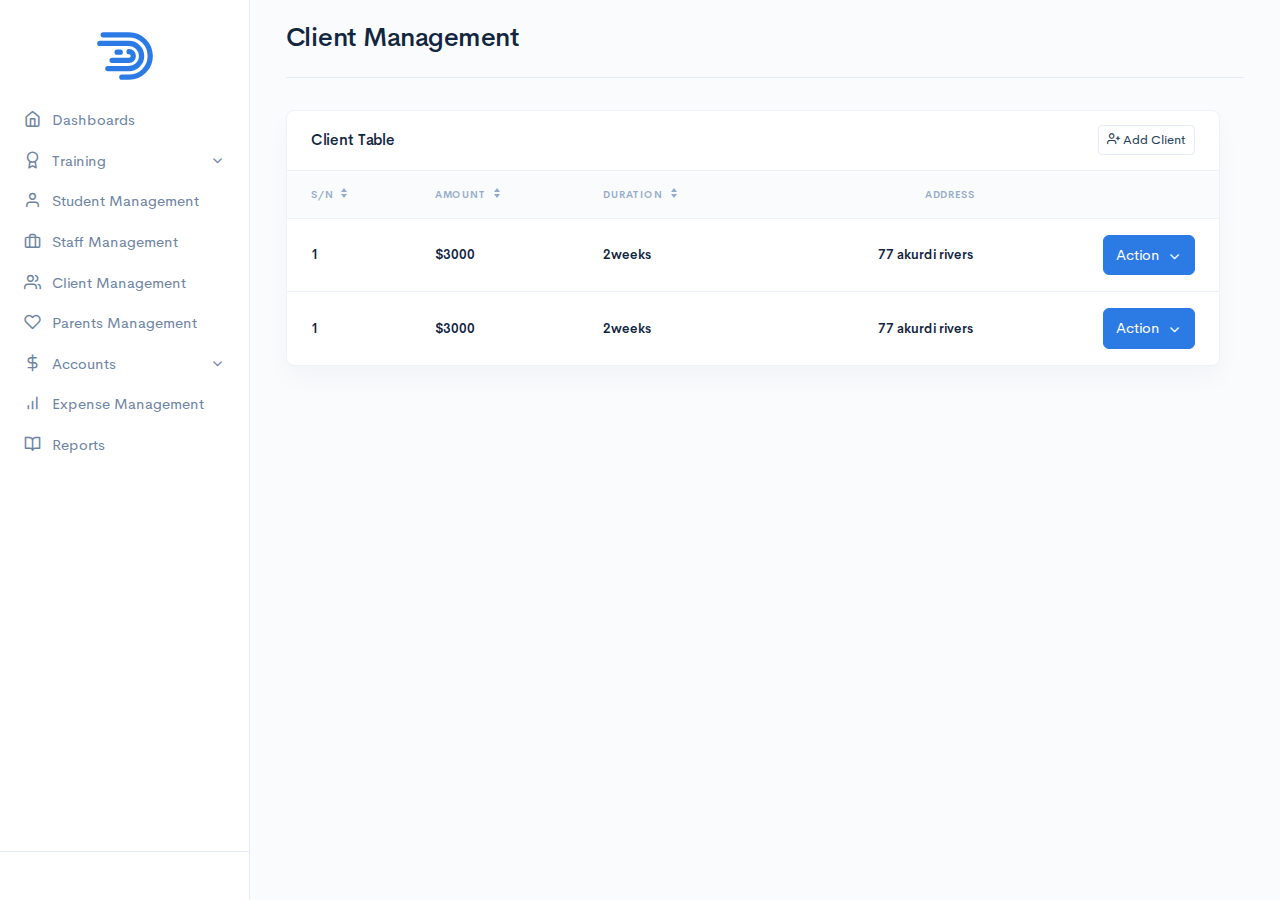
<file: client_management.html>
<!DOCTYPE html>
<html lang="en">

<head>
  <meta charset="utf-8" />
  <meta name="viewport" content="width=device-width, initial-scale=1" />
  <meta name="description" content="A fully featured admin theme which can be used to build CRM, CMS, etc." />

  <!-- Favicon -->
  <link rel="shortcut icon" href="assets/favicon/favicon.ico" type="image/x-icon" />

  <!-- Map CSS -->
  <link rel="stylesheet" href="https://api.mapbox.com/mapbox-gl-js/v0.53.0/mapbox-gl.css" />

  <!-- Libs CSS -->
  <link rel="stylesheet" href="assets/css/libs.bundle.css" />

  <!-- Theme CSS -->
  <link rel="stylesheet" href="assets/css/theme.bundle.css" id="stylesheetLight" />
  <link rel="stylesheet" href="assets/css/theme-dark.bundle.css" id="stylesheetDark" />

  <style>
    body {
      display: none;
    }
  </style>

  <!-- Title -->
  <title>Dashkit</title>

  <!-- Global site tag (gtag.js) - Google Analytics -->
  <script async src="https://www.googletagmanager.com/gtag/js?id=UA-156446909-1"></script>
  <script>
    window.dataLayer = window.dataLayer || [];
    function gtag() {
      dataLayer.push(arguments);
    }
    gtag("js", new Date());
    gtag("config", "UA-156446909-1");
  </script>
</head>

<body>
  <!-- MODALS -->
  <!-- Modal: Members -->
  <div class="modal fade" id="modalMembers" tabindex="-1" role="dialog" aria-hidden="true">
    <div class="modal-dialog modal-dialog-centered" role="document">
      <div class="modal-content">
        <div class="modal-card card" data-list='{"valueNames": ["name"]}'>
          <div class="card-header">
            <!-- Title -->
            <h4 class="card-header-title" id="exampleModalCenterTitle">
              Add a member
            </h4>

            <!-- Close -->
            <button type="button" class="btn-close" data-bs-dismiss="modal" aria-label="Close"></button>
          </div>
          <div class="card-header">
            <!-- Form -->
            <form>
              <div class="input-group input-group-flush input-group-merge input-group-reverse">
                <input class="form-control list-search" type="search" placeholder="Search" />
                <div class="input-group-text">
                  <span class="fe fe-search"></span>
                </div>
              </div>
            </form>
          </div>
          <div class="card-body">
            <!-- List group -->
            <ul class="list-group list-group-flush list my-n3">
              <li class="list-group-item">
                <div class="row align-items-center">
                  <div class="col-auto">
                    <!-- Avatar -->
                    <a href="profile-posts.html" class="avatar">
                      <img src="assets/img/avatars/profiles/avatar-5.jpg" alt="..." class="avatar-img rounded-circle" />
                    </a>
                  </div>
                  <div class="col ms-n2">
                    <!-- Title -->
                    <h4 class="mb-1 name">
                      <a href="profile-posts.html">Miyah Myles</a>
                    </h4>

                    <!-- Time -->
                    <p class="small mb-0">
                      <span class="text-success">●</span> Online
                    </p>
                  </div>
                  <div class="col-auto">
                    <!-- Button -->
                    <a href="index.html#!" class="btn btn-sm btn-white">
                      Add
                    </a>
                  </div>
                </div>
                <!-- / .row -->
              </li>
              <li class="list-group-item">
                <div class="row align-items-center">
                  <div class="col-auto">
                    <!-- Avatar -->
                    <a href="profile-posts.html" class="avatar">
                      <img src="assets/img/avatars/profiles/avatar-6.jpg" alt="..." class="avatar-img rounded-circle" />
                    </a>
                  </div>
                  <div class="col ms-n2">
                    <!-- Title -->
                    <h4 class="mb-1 name">
                      <a href="profile-posts.html">Ryu Duke</a>
                    </h4>

                    <!-- Time -->
                    <p class="small mb-0">
                      <span class="text-success">●</span> Online
                    </p>
                  </div>
                  <div class="col-auto">
                    <!-- Button -->
                    <a href="index.html#!" class="btn btn-sm btn-white">
                      Add
                    </a>
                  </div>
                </div>
                <!-- / .row -->
              </li>
              <li class="list-group-item">
                <div class="row align-items-center">
                  <div class="col-auto">
                    <!-- Avatar -->
                    <a href="profile-posts.html" class="avatar">
                      <img src="assets/img/avatars/profiles/avatar-7.jpg" alt="..." class="avatar-img rounded-circle" />
                    </a>
                  </div>
                  <div class="col ms-n2">
                    <!-- Title -->
                    <h4 class="mb-1 name">
                      <a href="profile-posts.html">Glen Rouse</a>
                    </h4>

                    <!-- Time -->
                    <p class="small mb-0">
                      <span class="text-warning">●</span> Busy
                    </p>
                  </div>
                  <div class="col-auto">
                    <!-- Button -->
                    <a href="index.html#!" class="btn btn-sm btn-white">
                      Add
                    </a>
                  </div>
                </div>
                <!-- / .row -->
              </li>
              <li class="list-group-item">
                <div class="row align-items-center">
                  <div class="col-auto">
                    <!-- Avatar -->
                    <a href="profile-posts.html" class="avatar">
                      <img src="assets/img/avatars/profiles/avatar-8.jpg" alt="..." class="avatar-img rounded-circle" />
                    </a>
                  </div>
                  <div class="col ms-n2">
                    <!-- Title -->
                    <h4 class="mb-1 name">
                      <a href="profile-posts.html">Grace Gross</a>
                    </h4>

                    <!-- Time -->
                    <p class="small mb-0">
                      <span class="text-danger">●</span> Offline
                    </p>
                  </div>
                  <div class="col-auto">
                    <!-- Button -->
                    <a href="index.html#!" class="btn btn-sm btn-white">
                      Add
                    </a>
                  </div>
                </div>
                <!-- / .row -->
              </li>
            </ul>
          </div>
        </div>
      </div>
    </div>
  </div>

  <!-- Modal: Kanban task -->
  <div class="modal fade" id="modalKanbanTask" tabindex="-1" role="dialog" aria-hidden="true">
    <div class="modal-dialog" role="document">
      <div class="modal-content bg-lighter">
        <div class="modal-body">
          <!-- Header -->
          <div class="row">
            <div class="col">
              <!-- Prettitle -->
              <h6 class="text-uppercase text-muted mb-3">
                <a href="index.html#!" class="text-reset">How to Use Kanban</a>
              </h6>

              <!-- Title -->
              <h2 class="mb-2">Update Dashkit to include new components!</h2>

              <!-- Subtitle -->
              <p class="text-muted mb-0">
                This is a description of this task. Lorem ipsum dolor sit
                amet, consectetur adipiscing elit. Vestibulum magna nisi,
                ultrices ut pharetra eget.
              </p>
            </div>
            <div class="col-auto">
              <!-- Close -->
              <button type="button" class="btn-close" data-bs-dismiss="modal" aria-label="Close"></button>
            </div>
          </div>
          <!-- / .row -->

          <!-- Divider -->
          <hr class="my-4" />

          <!-- Buttons -->
          <div class="mb-4">
            <div class="row">
              <div class="col">
                <!-- Reaction -->
                <a href="index.html#!" class="btn btn-sm btn-white"> 😬 1 </a>
                <a href="index.html#!" class="btn btn-sm btn-white"> 👍 2 </a>
                <a href="index.html#!" class="btn btn-sm btn-white">
                  Add Reaction
                </a>
              </div>
              <div class="col-auto me-n3">
                <!-- Avatar group -->
                <div class="avatar-group d-none d-sm-flex">
                  <a href="profile-posts.html" class="avatar avatar-xs" data-bs-toggle="tooltip" title="Ab Hadley">
                    <img src="assets/img/avatars/profiles/avatar-2.jpg" alt="..." class="avatar-img rounded-circle" />
                  </a>
                  <a href="profile-posts.html" class="avatar avatar-xs" data-bs-toggle="tooltip" title="Adolfo Hess">
                    <img src="assets/img/avatars/profiles/avatar-3.jpg" alt="..." class="avatar-img rounded-circle" />
                  </a>
                  <a href="profile-posts.html" class="avatar avatar-xs" data-bs-toggle="tooltip" title="Daniela Dewitt">
                    <img src="assets/img/avatars/profiles/avatar-4.jpg" alt="..." class="avatar-img rounded-circle" />
                  </a>
                  <a href="profile-posts.html" class="avatar avatar-xs" data-bs-toggle="tooltip" title="Miyah Myles">
                    <img src="assets/img/avatars/profiles/avatar-5.jpg" alt="..." class="avatar-img rounded-circle" />
                  </a>
                </div>
              </div>
              <div class="col-auto">
                <!-- Button -->
                <a href="index.html#!" class="btn btn-sm btn-white">
                  Share
                </a>
              </div>
            </div>
            <!-- / .row -->
          </div>

          <!-- Card -->
          <div class="card">
            <div class="card-header">
              <!-- Title -->
              <h4 class="card-header-title">Files</h4>

              <!-- Button -->
              <a href="index.html#!" class="btn btn-sm btn-white">
                Add files
              </a>
            </div>
            <div class="card-body">
              <div class="list-group list-group-flush my-n3">
                <div class="list-group-item">
                  <div class="row align-items-center">
                    <div class="col-auto">
                      <!-- Avatar -->
                      <a href="project-overview.html" class="avatar">
                        <img src="assets/img/files/file-1.jpg" alt="..." class="avatar-img rounded" />
                      </a>
                    </div>
                    <div class="col ms-n2">
                      <!-- Title -->
                      <h4 class="mb-1">
                        <a href="project-overview.html">Launchday logo</a>
                      </h4>

                      <!-- Time -->
                      <p class="card-text small text-muted">1.5mb PNG Dave</p>
                    </div>
                    <div class="col-auto">
                      <!-- Dropdown -->
                      <div class="dropdown">
                        <a href="index.html#" class="dropdown-ellipses dropdown-toggle" role="button"
                          data-bs-toggle="dropdown" aria-haspopup="true" aria-expanded="false">
                          <i class="fe fe-more-vertical"></i>
                        </a>
                        <div class="dropdown-menu dropdown-menu-end">
                          <a href="index.html#!" class="dropdown-item">
                            Action
                          </a>
                          <a href="index.html#!" class="dropdown-item">
                            Another action
                          </a>
                          <a href="index.html#!" class="dropdown-item">
                            Something else here
                          </a>
                        </div>
                      </div>
                    </div>
                  </div>
                  <!-- / .row -->
                </div>
                <div class="list-group-item">
                  <div class="row align-items-center">
                    <div class="col-auto">
                      <!-- Avatar -->
                      <a href="project-overview.html" class="avatar">
                        <img src="assets/img/files/file-1.jpg" alt="..." class="avatar-img rounded" />
                      </a>
                    </div>
                    <div class="col ms-n2">
                      <!-- Title -->
                      <h4 class="mb-1">
                        <a href="project-overview.html">Launchday logo</a>
                      </h4>

                      <!-- Time -->
                      <p class="card-text small text-muted">1.5mb PNG Dave</p>
                    </div>
                    <div class="col-auto">
                      <!-- Dropdown -->
                      <div class="dropdown">
                        <a href="index.html#" class="dropdown-ellipses dropdown-toggle" role="button"
                          data-bs-toggle="dropdown" aria-haspopup="true" aria-expanded="false">
                          <i class="fe fe-more-vertical"></i>
                        </a>
                        <div class="dropdown-menu dropdown-menu-end">
                          <a href="index.html#!" class="dropdown-item">
                            Action
                          </a>
                          <a href="index.html#!" class="dropdown-item">
                            Another action
                          </a>
                          <a href="index.html#!" class="dropdown-item">
                            Something else here
                          </a>
                        </div>
                      </div>
                    </div>
                  </div>
                  <!-- / .row -->
                </div>
              </div>
            </div>
          </div>

          <!-- Card -->
          <div class="card">
            <div class="card-header">
              <div class="row">
                <div class="col-auto">
                  <!-- Avatar -->
                  <div class="avatar avatar-sm">
                    <img class="avatar-img rounded-circle" src="assets/img/avatars/profiles/avatar-1.jpg" alt="..." />
                  </div>
                </div>
                <div class="col ms-n2">
                  <!-- Form -->
                  <form class="mt-1">
                    <textarea class="form-control form-control-flush form-control" data-autosize rows="1"
                      placeholder="Leave a comment"></textarea>
                  </form>
                </div>
                <div class="col-auto align-self-end">
                  <!-- Icons -->
                  <div class="text-muted mb-2">
                    <a href="index.html#!" class="text-reset me-3">
                      <i class="fe fe-camera"></i>
                    </a>
                    <a href="index.html#!" class="text-reset me-3">
                      <i class="fe fe-paperclip"></i>
                    </a>
                    <a href="index.html#!" class="text-reset">
                      <i class="fe fe-mic"></i>
                    </a>
                  </div>
                </div>
              </div>
            </div>
            <div class="card-body">
              <!-- Comments -->
              <div class="comment mb-3">
                <div class="row">
                  <div class="col-auto">
                    <!-- Avatar -->
                    <a class="avatar avatar-sm" href="profile-posts.html">
                      <img src="assets/img/avatars/profiles/avatar-2.jpg" alt="..." class="avatar-img rounded-circle" />
                    </a>
                  </div>
                  <div class="col ms-n2">
                    <!-- Body -->
                    <div class="comment-body">
                      <div class="row">
                        <div class="col">
                          <!-- Title -->
                          <h5 class="comment-title">Ab Hadley</h5>
                        </div>
                        <div class="col-auto">
                          <!-- Time -->
                          <time class="comment-time"> 11:12 </time>
                        </div>
                      </div>
                      <!-- / .row -->

                      <!-- Text -->
                      <p class="comment-text">
                        Looking good Dianna! I like the image grid on the
                        left, but it feels like a lot to process and doesn't
                        really <em>show</em> me what the product does? I think
                        using a short looping video or something similar
                        demo'ing the product might be better?
                      </p>
                    </div>
                  </div>
                </div>
                <!-- / .row -->
              </div>
              <div class="comment">
                <div class="row">
                  <div class="col-auto">
                    <!-- Avatar -->
                    <a class="avatar avatar-sm" href="profile-posts.html">
                      <img src="assets/img/avatars/profiles/avatar-3.jpg" alt="..." class="avatar-img rounded-circle" />
                    </a>
                  </div>
                  <div class="col ms-n2">
                    <!-- Body -->
                    <div class="comment-body">
                      <div class="row">
                        <div class="col">
                          <!-- Title -->
                          <h5 class="comment-title">Adolfo Hess</h5>
                        </div>
                        <div class="col-auto">
                          <!-- Time -->
                          <time class="comment-time"> 11:12 </time>
                        </div>
                      </div>
                      <!-- / .row -->

                      <!-- Text -->
                      <p class="comment-text">
                        Any chance you're going to link the grid up to a
                        public gallery of sites built with Launchday?
                      </p>
                    </div>
                  </div>
                </div>
                <!-- / .row -->
              </div>
            </div>
          </div>

          <!-- Card -->
          <div class="card mb-0">
            <div class="card-header">
              <!-- Title -->
              <h4 class="card-header-title">Activity</h4>
            </div>
            <div class="card-body">
              <div class="list-group list-group-flush list-group-activity my-n3">
                <div class="list-group-item">
                  <div class="row">
                    <div class="col-auto">
                      <!-- Avatar -->
                      <div class="avatar avatar-sm">
                        <img class="avatar-img rounded-circle" src="assets/img/avatars/profiles/avatar-1.jpg"
                          alt="..." />
                      </div>
                    </div>
                    <div class="col ms-n2">
                      <!-- Heading -->
                      <h5 class="mb-1">Johnathan Goldstein</h5>

                      <!-- Text -->
                      <p class="small text-gray-700 mb-0">
                        Uploaded the files “Launchday Logo” and “Revisiting
                        the Past”.
                      </p>

                      <!-- Time -->
                      <small class="text-muted"> 2m ago </small>
                    </div>
                  </div>
                  <!-- / .row -->
                </div>
                <div class="list-group-item">
                  <div class="row">
                    <div class="col-auto">
                      <!-- Avatar -->
                      <div class="avatar avatar-sm">
                        <img class="avatar-img rounded-circle" src="assets/img/avatars/profiles/avatar-1.jpg"
                          alt="..." />
                      </div>
                    </div>
                    <div class="col ms-n2">
                      <!-- Heading -->
                      <h5 class="mb-1">Johnathan Goldstein</h5>

                      <!-- Text -->
                      <p class="small text-gray-700 mb-0">
                        Uploaded the files “Launchday Logo” and “Revisiting
                        the Past”.
                      </p>

                      <!-- Time -->
                      <small class="text-muted"> 2m ago </small>
                    </div>
                  </div>
                  <!-- / .row -->
                </div>
                <div class="list-group-item">
                  <div class="row">
                    <div class="col-auto">
                      <!-- Avatar -->
                      <div class="avatar avatar-sm">
                        <img class="avatar-img rounded-circle" src="assets/img/avatars/profiles/avatar-1.jpg"
                          alt="..." />
                      </div>
                    </div>
                    <div class="col ms-n2">
                      <!-- Heading -->
                      <h5 class="mb-1">Johnathan Goldstein</h5>

                      <!-- Text -->
                      <p class="small text-gray-700 mb-0">
                        Uploaded the files “Launchday Logo” and “Revisiting
                        the Past”.
                      </p>

                      <!-- Time -->
                      <small class="text-muted"> 2m ago </small>
                    </div>
                  </div>
                  <!-- / .row -->
                </div>
              </div>
            </div>
          </div>
        </div>
      </div>
    </div>
  </div>

  <!-- Modal: Kanban task empty -->
  <div class="modal fade" id="modalKanbanTaskEmpty" tabindex="-1" role="dialog" aria-hidden="true">
    <div class="modal-dialog" role="document">
      <div class="modal-content bg-lighter">
        <div class="modal-body">
          <!-- Header -->
          <div class="row">
            <div class="col">
              <!-- Prettitle -->
              <h6 class="text-uppercase text-muted mb-3">
                <a href="index.html#!" class="text-reset">How to Use Kanban</a>
              </h6>

              <!-- Title -->
              <h2 class="mb-2">Update Dashkit to include new components!</h2>

              <!-- Subtitle -->
              <textarea class="form-control form-control-flush form-control-auto" data-autosize rows="1"
                placeholder="Add a description..."></textarea>
            </div>
            <div class="col-auto">
              <!-- Close -->
              <button type="button" class="btn-close" data-bs-dismiss="modal" aria-label="Close"></button>
            </div>
          </div>
          <!-- / .row -->

          <!-- Divider -->
          <hr class="my-4" />

          <!-- Buttons -->
          <div class="mb-4">
            <div class="row">
              <div class="col">
                <!-- Button -->
                <a href="index.html#!" class="btn btn-sm btn-white">
                  Add Reaction
                </a>
              </div>
              <div class="col-auto">
                <!-- Button -->
                <a href="index.html#!" class="btn btn-sm btn-white">
                  Share
                </a>
              </div>
            </div>
            <!-- / .row -->
          </div>

          <!-- Card -->
          <div class="card">
            <div class="card-body">
              <div class="dropzone dropzone-multiple" data-dropzone='{"url": "https://"}'>
                <!-- Fallback -->
                <div class="fallback">
                  <div class="form-group">
                    <label class="form-label" for="customFileUpload">Choose file</label>
                    <input class="form-control" type="file" id="customFileUpload" multiple />
                  </div>
                </div>

                <!-- Preview -->
                <ul class="dz-preview dz-preview-multiple list-group list-group-lg list-group-flush">
                  <li class="list-group-item">
                    <div class="row align-items-center">
                      <div class="col-auto">
                        <!-- Image -->
                        <div class="avatar">
                          <img class="avatar-img rounded" src="data:image/svg+xml,%3csvg3c/svg%3e" alt="..."
                            data-dz-thumbnail />
                        </div>
                      </div>
                      <div class="col ms-n3">
                        <!-- Heading -->
                        <h4 class="mb-1" data-dz-name>...</h4>

                        <!-- Text -->
                        <small class="text-muted" data-dz-size></small>
                      </div>
                      <div class="col-auto">
                        <!-- Dropdown -->
                        <div class="dropdown">
                          <a href="index.html#" class="dropdown-ellipses dropdown-toggle" role="button"
                            data-bs-toggle="dropdown" aria-haspopup="true" aria-expanded="false">
                            <i class="fe fe-more-vertical"></i>
                          </a>
                          <div class="dropdown-menu dropdown-menu-end">
                            <a href="index.html#" class="dropdown-item" data-dz-remove>
                              Remove
                            </a>
                          </div>
                        </div>
                      </div>
                    </div>
                  </li>
                </ul>
              </div>
            </div>
          </div>

          <!-- Card -->
          <div class="card">
            <div class="card-body">
              <div class="row">
                <div class="col-auto">
                  <!-- Avatar -->
                  <div class="avatar avatar-sm">
                    <img class="avatar-img rounded-circle" src="assets/img/avatars/profiles/avatar-1.jpg" alt="..." />
                  </div>
                </div>
                <div class="col ms-n2">
                  <!-- Form -->
                  <form class="mt-1">
                    <textarea class="form-control form-control-flush" data-autosize rows="1"
                      placeholder="Leave a comment"></textarea>
                  </form>
                </div>
                <div class="col-auto align-self-end">
                  <!-- Icons -->
                  <div class="text-muted mb-2">
                    <a href="index.html#!" class="text-reset me-3">
                      <i class="fe fe-camera"></i>
                    </a>
                    <a href="index.html#!" class="text-reset me-3">
                      <i class="fe fe-paperclip"></i>
                    </a>
                    <a href="index.html#!" class="text-reset">
                      <i class="fe fe-mic"></i>
                    </a>
                  </div>
                </div>
              </div>
            </div>
          </div>
        </div>
      </div>
    </div>
  </div>

  <!-- OFFCANVAS -->
  <!-- Offcanvas: Demo -->
  <form class="offcanvas offcanvas-end" id="offcanvasDemo" tabindex="-1">
    <div class="offcanvas-body">
      <!-- Close -->
      <a class="btn-close" href="index.html#" data-bs-dismiss="offcanvas" aria-label="Close"></a>

      <!-- Image -->
      <div class="text-center">
        <img src="assets/img/illustrations/designer-life.svg" alt="..." class="img-fluid mb-3" />
      </div>

      <!-- Heading -->
      <h2 class="text-center mb-2">Make Dashkit Your Own</h2>

      <!-- Text -->
      <p class="text-center mb-4">
        Set preferences that will be cookied for your live preview
        demonstration.
      </p>

      <!-- Divider -->
      <hr class="mb-4" />

      <!-- Heading -->
      <h4 class="mb-1">Color Scheme</h4>

      <!-- Text -->
      <p class="small text-muted mb-3">Overall light or dark presentation.</p>

      <!-- Button group -->
      <div class="btn-group-toggle row gx-2 mb-4">
        <div class="col">
          <input class="btn-check" name="colorScheme" id="colorSchemeLight" type="radio" value="light" />
          <label class="btn w-100 btn-white" for="colorSchemeLight">
            <i class="fe fe-sun me-2"></i> Light Mode
          </label>
        </div>
        <div class="col">
          <input class="btn-check" name="colorScheme" id="colorSchemeDark" type="radio" value="dark" />
          <label class="btn w-100 btn-white" for="colorSchemeDark">
            <i class="fe fe-moon me-2"></i> Dark Mode
          </label>
        </div>
      </div>

      <!-- Heading -->
      <h4 class="mb-1">Navigation Position</h4>

      <!-- Text -->
      <p class="small text-muted mb-3">
        Select the primary navigation paradigm for your app.
      </p>

      <!-- Button group -->
      <div class="btn-group-toggle row gx-2 mb-4">
        <div class="col">
          <input class="btn-check" name="navPosition" id="navPositionSidenav" type="radio" value="sidenav" />
          <label class="btn w-100 btn-white" for="navPositionSidenav">
            Sidenav
          </label>
        </div>
        <div class="col">
          <input class="btn-check" name="navPosition" id="navPositionTopnav" type="radio" value="topnav" />
          <label class="btn w-100 btn-white" for="navPositionTopnav">
            Topnav
          </label>
        </div>
        <div class="col">
          <input class="btn-check" name="navPosition" id="navPositionCombo" type="radio" value="combo" />
          <label class="btn w-100 btn-white" for="navPositionCombo">
            Combo
          </label>
        </div>
      </div>

      <!-- Collapse -->
      <div id="sidebarSizeContainer">
        <!-- Heading -->
        <h4 class="mb-1">Sidenav Sizing</h4>

        <!-- Text -->
        <p class="small text-muted mb-3">
          Standard navigation sizing or minified icons with dropdowns.
        </p>

        <!-- Button group -->
        <div class="btn-group-toggle row gx-2 mb-4">
          <div class="col">
            <input class="btn-check" name="sidebarSize" id="sidebarSizeBase" type="radio" value="base" />
            <label class="btn w-100 btn-white" for="sidebarSizeBase">
              Fullsize
            </label>
          </div>
          <div class="col">
            <input class="btn-check" name="sidebarSize" id="sidebarSizeSmall" type="radio" value="small" />
            <label class="btn w-100 btn-white" for="sidebarSizeSmall">
              Icons
            </label>
          </div>
        </div>
      </div>

      <!-- Heading -->
      <h4 class="mb-1">Navigation Color</h4>

      <!-- Text -->
      <p class="small text-muted mb-3">
        Usually dictated by the color scheme, but can be overriden.
      </p>

      <!-- Button group -->
      <div class="btn-group-toggle row gx-2">
        <div class="col">
          <input class="btn-check" name="navColor" id="navColorDefault" type="radio" value="default" />
          <label class="btn w-100 btn-white" for="navColorDefault">
            Default
          </label>
        </div>
        <div class="col">
          <input class="btn-check" name="navColor" id="navColorInverted" type="radio" value="inverted" />
          <label class="btn w-100 btn-white" for="navColorInverted">
            Inverted
          </label>
        </div>
        <div class="col">
          <input class="btn-check" name="navColor" id="navColorVibrant" type="radio" value="vibrant" />
          <label class="btn w-100 btn-white" for="navColorVibrant">
            Vibrant
          </label>
        </div>
      </div>
    </div>
    <div class="offcanvas-header">
      <!-- Button -->
      <button type="submit" class="btn w-100 btn-primary mt-auto">
        Preview
      </button>
    </div>
  </form>

  <!-- Offcanvas: Search -->
  <div class="offcanvas offcanvas-start" id="sidebarOffcanvasSearch" tabindex="-1">
    <div class="offcanvas-body" data-list='{"valueNames": ["name"]}'>
      <!-- Form -->
      <form class="mb-4">
        <div class="input-group input-group-merge input-group-rounded input-group-reverse">
          <input class="form-control list-search" type="search" placeholder="Search" />
          <div class="input-group-text">
            <span class="fe fe-search"></span>
          </div>
        </div>
      </form>

      <!-- List group -->
      <div class="my-n3">
        <div class="list-group list-group-flush list-group-focus list">
          <a class="list-group-item" href="team-overview.html">
            <div class="row align-items-center">
              <div class="col-auto">
                <!-- Avatar -->
                <div class="avatar">
                  <img src="assets/img/avatars/teams/team-logo-1.jpg" alt="..." class="avatar-img rounded" />
                </div>
              </div>
              <div class="col ms-n2">
                <!-- Title -->
                <h4 class="text-body text-focus mb-1 name">Airbnb</h4>

                <!-- Time -->
                <p class="small text-muted mb-0">
                  <span class="fe fe-clock"></span>
                  <time datetime="2018-05-24">Updated 2hr ago</time>
                </p>
              </div>
            </div>
            <!-- / .row -->
          </a>
          <a class="list-group-item" href="team-overview.html">
            <div class="row align-items-center">
              <div class="col-auto">
                <!-- Avatar -->
                <div class="avatar">
                  <img src="assets/img/avatars/teams/team-logo-2.jpg" alt="..." class="avatar-img rounded" />
                </div>
              </div>
              <div class="col ms-n2">
                <!-- Title -->
                <h4 class="text-body text-focus mb-1 name">
                  Medium Corporation
                </h4>

                <!-- Time -->
                <p class="small text-muted mb-0">
                  <span class="fe fe-clock"></span>
                  <time datetime="2018-05-24">Updated 2hr ago</time>
                </p>
              </div>
            </div>
            <!-- / .row -->
          </a>
          <a class="list-group-item" href="project-overview.html">
            <div class="row align-items-center">
              <div class="col-auto">
                <!-- Avatar -->
                <div class="avatar avatar-4by3">
                  <img src="assets/img/avatars/projects/project-1.jpg" alt="..." class="avatar-img rounded" />
                </div>
              </div>
              <div class="col ms-n2">
                <!-- Title -->
                <h4 class="text-body text-focus mb-1 name">
                  Homepage Redesign
                </h4>

                <!-- Time -->
                <p class="small text-muted mb-0">
                  <span class="fe fe-clock"></span>
                  <time datetime="2018-05-24">Updated 4hr ago</time>
                </p>
              </div>
            </div>
            <!-- / .row -->
          </a>
          <a class="list-group-item" href="project-overview.html">
            <div class="row align-items-center">
              <div class="col-auto">
                <!-- Avatar -->
                <div class="avatar avatar-4by3">
                  <img src="assets/img/avatars/projects/project-2.jpg" alt="..." class="avatar-img rounded" />
                </div>
              </div>
              <div class="col ms-n2">
                <!-- Title -->
                <h4 class="text-body text-focus mb-1 name">Travels & Time</h4>

                <!-- Time -->
                <p class="small text-muted mb-0">
                  <span class="fe fe-clock"></span>
                  <time datetime="2018-05-24">Updated 4hr ago</time>
                </p>
              </div>
            </div>
            <!-- / .row -->
          </a>
          <a class="list-group-item" href="project-overview.html">
            <div class="row align-items-center">
              <div class="col-auto">
                <!-- Avatar -->
                <div class="avatar avatar-4by3">
                  <img src="assets/img/avatars/projects/project-3.jpg" alt="..." class="avatar-img rounded" />
                </div>
              </div>
              <div class="col ms-n2">
                <!-- Title -->
                <h4 class="text-body text-focus mb-1 name">
                  Safari Exploration
                </h4>

                <!-- Time -->
                <p class="small text-muted mb-0">
                  <span class="fe fe-clock"></span>
                  <time datetime="2018-05-24">Updated 4hr ago</time>
                </p>
              </div>
            </div>
            <!-- / .row -->
          </a>
          <a class="list-group-item" href="profile-posts.html">
            <div class="row align-items-center">
              <div class="col-auto">
                <!-- Avatar -->
                <div class="avatar">
                  <img src="assets/img/avatars/profiles/avatar-1.jpg" alt="..." class="avatar-img rounded-circle" />
                </div>
              </div>
              <div class="col ms-n2">
                <!-- Title -->
                <h4 class="text-body text-focus mb-1 name">Dianna Smiley</h4>

                <!-- Status -->
                <p class="text-body small mb-0">
                  <span class="text-success">●</span> Online
                </p>
              </div>
            </div>
            <!-- / .row -->
          </a>
          <a class="list-group-item" href="profile-posts.html">
            <div class="row align-items-center">
              <div class="col-auto">
                <!-- Avatar -->
                <div class="avatar">
                  <img src="assets/img/avatars/profiles/avatar-2.jpg" alt="..." class="avatar-img rounded-circle" />
                </div>
              </div>
              <div class="col ms-n2">
                <!-- Title -->
                <h4 class="text-body text-focus mb-1 name">Ab Hadley</h4>

                <!-- Status -->
                <p class="text-body small mb-0">
                  <span class="text-danger">●</span> Offline
                </p>
              </div>
            </div>
            <!-- / .row -->
          </a>
        </div>
      </div>
    </div>
  </div>

  <!-- Offcanvas: Activity -->
  <div class="offcanvas offcanvas-start" id="sidebarOffcanvasActivity" tabindex="-1">
    <div class="offcanvas-header">
      <!-- Title -->
      <h4 class="offcanvas-title">Notifications</h4>

      <!-- Navs -->
      <ul class="nav nav-tabs nav-tabs-sm modal-header-tabs">
        <li class="nav-item">
          <a class="nav-link active" data-bs-toggle="tab" href="index.html#modalActivityAction">Action</a>
        </li>
        <li class="nav-item">
          <a class="nav-link" data-bs-toggle="tab" href="index.html#modalActivityUser">User</a>
        </li>
      </ul>
    </div>
    <div class="offcanvas-body">
      <div class="tab-content">
        <div class="tab-pane fade show active" id="modalActivityAction">
          <!-- List group -->
          <div class="list-group list-group-flush list-group-activity my-n3">
            <a class="list-group-item text-reset" href="index.html#!">
              <div class="row">
                <div class="col-auto">
                  <!-- Avatar -->
                  <div class="avatar avatar-sm">
                    <div class="avatar-title fs-lg bg-primary-soft rounded-circle text-primary">
                      <i class="fe fe-mail"></i>
                    </div>
                  </div>
                </div>
                <div class="col ms-n2">
                  <!-- Heading -->
                  <h5 class="mb-1">Launchday 1.4.0 update email sent</h5>

                  <!-- Text -->
                  <p class="small text-gray-700 mb-0">
                    Sent to all 1,851 subscribers over a 24 hour period
                  </p>

                  <!-- Time -->
                  <small class="text-muted"> 2m ago </small>
                </div>
              </div>
              <!-- / .row -->
            </a>
            <a class="list-group-item text-reset" href="index.html#!">
              <div class="row">
                <div class="col-auto">
                  <!-- Avatar -->
                  <div class="avatar avatar-sm">
                    <div class="avatar-title fs-lg bg-primary-soft rounded-circle text-primary">
                      <i class="fe fe-archive"></i>
                    </div>
                  </div>
                </div>
                <div class="col ms-n2">
                  <!-- Heading -->
                  <h5 class="mb-1">New project "Goodkit" created</h5>

                  <!-- Text -->
                  <p class="small text-gray-700 mb-0">
                    Looks like there might be a new theme soon.
                  </p>

                  <!-- Time -->
                  <small class="text-muted"> 2h ago </small>
                </div>
              </div>
              <!-- / .row -->
            </a>
            <a class="list-group-item text-reset" href="index.html#!">
              <div class="row">
                <div class="col-auto">
                  <!-- Avatar -->
                  <div class="avatar avatar-sm">
                    <div class="avatar-title fs-lg bg-primary-soft rounded-circle text-primary">
                      <i class="fe fe-code"></i>
                    </div>
                  </div>
                </div>
                <div class="col ms-n2">
                  <!-- Heading -->
                  <h5 class="mb-1">Dashkit 1.5.0 was deployed.</h5>

                  <!-- Text -->
                  <p class="small text-gray-700 mb-0">
                    A successful to deploy to production was executed.
                  </p>

                  <!-- Time -->
                  <small class="text-muted"> 2m ago </small>
                </div>
              </div>
              <!-- / .row -->
            </a>
            <a class="list-group-item text-reset" href="index.html#!">
              <div class="row">
                <div class="col-auto">
                  <!-- Avatar -->
                  <div class="avatar avatar-sm">
                    <div class="avatar-title fs-lg bg-primary-soft rounded-circle text-primary">
                      <i class="fe fe-git-branch"></i>
                    </div>
                  </div>
                </div>
                <div class="col ms-n2">
                  <!-- Heading -->
                  <h5 class="mb-1">
                    "Update Dependencies" branch was created.
                  </h5>

                  <!-- Text -->
                  <p class="small text-gray-700 mb-0">
                    This branch was created off of the "master" branch.
                  </p>

                  <!-- Time -->
                  <small class="text-muted"> 2m ago </small>
                </div>
              </div>
              <!-- / .row -->
            </a>
            <a class="list-group-item text-reset" href="index.html#!">
              <div class="row">
                <div class="col-auto">
                  <!-- Avatar -->
                  <div class="avatar avatar-sm">
                    <div class="avatar-title fs-lg bg-primary-soft rounded-circle text-primary">
                      <i class="fe fe-mail"></i>
                    </div>
                  </div>
                </div>
                <div class="col ms-n2">
                  <!-- Heading -->
                  <h5 class="mb-1">Launchday 1.4.0 update email sent</h5>

                  <!-- Text -->
                  <p class="small text-gray-700 mb-0">
                    Sent to all 1,851 subscribers over a 24 hour period
                  </p>

                  <!-- Time -->
                  <small class="text-muted"> 2m ago </small>
                </div>
              </div>
              <!-- / .row -->
            </a>
            <a class="list-group-item text-reset" href="index.html#!">
              <div class="row">
                <div class="col-auto">
                  <!-- Avatar -->
                  <div class="avatar avatar-sm">
                    <div class="avatar-title fs-lg bg-primary-soft rounded-circle text-primary">
                      <i class="fe fe-archive"></i>
                    </div>
                  </div>
                </div>
                <div class="col ms-n2">
                  <!-- Heading -->
                  <h5 class="mb-1">New project "Goodkit" created</h5>

                  <!-- Text -->
                  <p class="small text-gray-700 mb-0">
                    Looks like there might be a new theme soon.
                  </p>

                  <!-- Time -->
                  <small class="text-muted"> 2h ago </small>
                </div>
              </div>
              <!-- / .row -->
            </a>
            <a class="list-group-item text-reset" href="index.html#!">
              <div class="row">
                <div class="col-auto">
                  <!-- Avatar -->
                  <div class="avatar avatar-sm">
                    <div class="avatar-title fs-lg bg-primary-soft rounded-circle text-primary">
                      <i class="fe fe-code"></i>
                    </div>
                  </div>
                </div>
                <div class="col ms-n2">
                  <!-- Heading -->
                  <h5 class="mb-1">Dashkit 1.5.0 was deployed.</h5>

                  <!-- Text -->
                  <p class="small text-gray-700 mb-0">
                    A successful to deploy to production was executed.
                  </p>

                  <!-- Time -->
                  <small class="text-muted"> 2m ago </small>
                </div>
              </div>
              <!-- / .row -->
            </a>
            <a class="list-group-item text-reset" href="index.html#!">
              <div class="row">
                <div class="col-auto">
                  <!-- Avatar -->
                  <div class="avatar avatar-sm">
                    <div class="avatar-title fs-lg bg-primary-soft rounded-circle text-primary">
                      <i class="fe fe-git-branch"></i>
                    </div>
                  </div>
                </div>
                <div class="col ms-n2">
                  <!-- Heading -->
                  <h5 class="mb-1">
                    "Update Dependencies" branch was created.
                  </h5>

                  <!-- Text -->
                  <p class="small text-gray-700 mb-0">
                    This branch was created off of the "master" branch.
                  </p>

                  <!-- Time -->
                  <small class="text-muted"> 2m ago </small>
                </div>
              </div>
              <!-- / .row -->
            </a>
            <a class="list-group-item text-reset" href="index.html#!">
              <div class="row">
                <div class="col-auto">
                  <!-- Avatar -->
                  <div class="avatar avatar-sm">
                    <div class="avatar-title fs-lg bg-primary-soft rounded-circle text-primary">
                      <i class="fe fe-mail"></i>
                    </div>
                  </div>
                </div>
                <div class="col ms-n2">
                  <!-- Heading -->
                  <h5 class="mb-1">Launchday 1.4.0 update email sent</h5>

                  <!-- Text -->
                  <p class="small text-gray-700 mb-0">
                    Sent to all 1,851 subscribers over a 24 hour period
                  </p>

                  <!-- Time -->
                  <small class="text-muted"> 2m ago </small>
                </div>
              </div>
              <!-- / .row -->
            </a>
            <a class="list-group-item text-reset" href="index.html#!">
              <div class="row">
                <div class="col-auto">
                  <!-- Avatar -->
                  <div class="avatar avatar-sm">
                    <div class="avatar-title fs-lg bg-primary-soft rounded-circle text-primary">
                      <i class="fe fe-archive"></i>
                    </div>
                  </div>
                </div>
                <div class="col ms-n2">
                  <!-- Heading -->
                  <h5 class="mb-1">New project "Goodkit" created</h5>

                  <!-- Text -->
                  <p class="small text-gray-700 mb-0">
                    Looks like there might be a new theme soon.
                  </p>

                  <!-- Time -->
                  <small class="text-muted"> 2h ago </small>
                </div>
              </div>
              <!-- / .row -->
            </a>
            <a class="list-group-item text-reset" href="index.html#!">
              <div class="row">
                <div class="col-auto">
                  <!-- Avatar -->
                  <div class="avatar avatar-sm">
                    <div class="avatar-title fs-lg bg-primary-soft rounded-circle text-primary">
                      <i class="fe fe-code"></i>
                    </div>
                  </div>
                </div>
                <div class="col ms-n2">
                  <!-- Heading -->
                  <h5 class="mb-1">Dashkit 1.5.0 was deployed.</h5>

                  <!-- Text -->
                  <p class="small text-gray-700 mb-0">
                    A successful to deploy to production was executed.
                  </p>

                  <!-- Time -->
                  <small class="text-muted"> 2m ago </small>
                </div>
              </div>
              <!-- / .row -->
            </a>
            <a class="list-group-item text-reset" href="index.html#!">
              <div class="row">
                <div class="col-auto">
                  <!-- Avatar -->
                  <div class="avatar avatar-sm">
                    <div class="avatar-title fs-lg bg-primary-soft rounded-circle text-primary">
                      <i class="fe fe-git-branch"></i>
                    </div>
                  </div>
                </div>
                <div class="col ms-n2">
                  <!-- Heading -->
                  <h5 class="mb-1">
                    "Update Dependencies" branch was created.
                  </h5>

                  <!-- Text -->
                  <p class="small text-gray-700 mb-0">
                    This branch was created off of the "master" branch.
                  </p>

                  <!-- Time -->
                  <small class="text-muted"> 2m ago </small>
                </div>
              </div>
              <!-- / .row -->
            </a>
          </div>
        </div>
        <div class="tab-pane fade" id="modalActivityUser">
          <!-- List group -->
          <div class="list-group list-group-flush list-group-activity my-n3">
            <a class="list-group-item text-reset" href="index.html#!">
              <div class="row">
                <div class="col-auto">
                  <!-- Avatar -->
                  <div class="avatar avatar-sm avatar-online">
                    <img class="avatar-img rounded-circle" src="assets/img/avatars/profiles/avatar-1.jpg" alt="..." />
                  </div>
                </div>
                <div class="col ms-n2">
                  <!-- Heading -->
                  <h5 class="mb-1">Dianna Smiley</h5>

                  <!-- Text -->
                  <p class="small text-gray-700 mb-0">
                    Uploaded the files "Launchday Logo" and "New Design".
                  </p>

                  <!-- Time -->
                  <small class="text-muted"> 2m ago </small>
                </div>
              </div>
              <!-- / .row -->
            </a>
            <a class="list-group-item text-reset" href="index.html#!">
              <div class="row">
                <div class="col-auto">
                  <!-- Avatar -->
                  <div class="avatar avatar-sm avatar-online">
                    <img class="avatar-img rounded-circle" src="assets/img/avatars/profiles/avatar-2.jpg" alt="..." />
                  </div>
                </div>
                <div class="col ms-n2">
                  <!-- Heading -->
                  <h5 class="mb-1">Ab Hadley</h5>

                  <!-- Text -->
                  <p class="small text-gray-700 mb-0">
                    Shared the "Why Dashkit?" post with 124 subscribers.
                  </p>

                  <!-- Time -->
                  <small class="text-muted"> 1h ago </small>
                </div>
              </div>
              <!-- / .row -->
            </a>
            <a class="list-group-item text-reset" href="index.html#!">
              <div class="row">
                <div class="col-auto">
                  <!-- Avatar -->
                  <div class="avatar avatar-sm avatar-offline">
                    <img class="avatar-img rounded-circle" src="assets/img/avatars/profiles/avatar-3.jpg" alt="..." />
                  </div>
                </div>
                <div class="col ms-n2">
                  <!-- Heading -->
                  <h5 class="mb-1">Adolfo Hess</h5>

                  <!-- Text -->
                  <p class="small text-gray-700 mb-0">
                    Exported sales data from Launchday's subscriber data.
                  </p>

                  <!-- Time -->
                  <small class="text-muted"> 3h ago </small>
                </div>
              </div>
              <!-- / .row -->
            </a>
            <a class="list-group-item text-reset" href="index.html#!">
              <div class="row">
                <div class="col-auto">
                  <!-- Avatar -->
                  <div class="avatar avatar-sm avatar-online">
                    <img class="avatar-img rounded-circle" src="assets/img/avatars/profiles/avatar-1.jpg" alt="..." />
                  </div>
                </div>
                <div class="col ms-n2">
                  <!-- Heading -->
                  <h5 class="mb-1">Dianna Smiley</h5>

                  <!-- Text -->
                  <p class="small text-gray-700 mb-0">
                    Uploaded the files "Launchday Logo" and "New Design".
                  </p>

                  <!-- Time -->
                  <small class="text-muted"> 2m ago </small>
                </div>
              </div>
              <!-- / .row -->
            </a>
            <a class="list-group-item text-reset" href="index.html#!">
              <div class="row">
                <div class="col-auto">
                  <!-- Avatar -->
                  <div class="avatar avatar-sm avatar-online">
                    <img class="avatar-img rounded-circle" src="assets/img/avatars/profiles/avatar-2.jpg" alt="..." />
                  </div>
                </div>
                <div class="col ms-n2">
                  <!-- Heading -->
                  <h5 class="mb-1">Ab Hadley</h5>

                  <!-- Text -->
                  <p class="small text-gray-700 mb-0">
                    Shared the "Why Dashkit?" post with 124 subscribers.
                  </p>

                  <!-- Time -->
                  <small class="text-muted"> 1h ago </small>
                </div>
              </div>
              <!-- / .row -->
            </a>
            <a class="list-group-item text-reset" href="index.html#!">
              <div class="row">
                <div class="col-auto">
                  <!-- Avatar -->
                  <div class="avatar avatar-sm avatar-offline">
                    <img class="avatar-img rounded-circle" src="assets/img/avatars/profiles/avatar-3.jpg" alt="..." />
                  </div>
                </div>
                <div class="col ms-n2">
                  <!-- Heading -->
                  <h5 class="mb-1">Adolfo Hess</h5>

                  <!-- Text -->
                  <p class="small text-gray-700 mb-0">
                    Exported sales data from Launchday's subscriber data.
                  </p>

                  <!-- Time -->
                  <small class="text-muted"> 3h ago </small>
                </div>
              </div>
              <!-- / .row -->
            </a>
            <a class="list-group-item text-reset" href="index.html#!">
              <div class="row">
                <div class="col-auto">
                  <!-- Avatar -->
                  <div class="avatar avatar-sm avatar-online">
                    <img class="avatar-img rounded-circle" src="assets/img/avatars/profiles/avatar-1.jpg" alt="..." />
                  </div>
                </div>
                <div class="col ms-n2">
                  <!-- Heading -->
                  <h5 class="mb-1">Dianna Smiley</h5>

                  <!-- Text -->
                  <p class="small text-gray-700 mb-0">
                    Uploaded the files "Launchday Logo" and "New Design".
                  </p>

                  <!-- Time -->
                  <small class="text-muted"> 2m ago </small>
                </div>
              </div>
              <!-- / .row -->
            </a>
            <a class="list-group-item text-reset" href="index.html#!">
              <div class="row">
                <div class="col-auto">
                  <!-- Avatar -->
                  <div class="avatar avatar-sm avatar-online">
                    <img class="avatar-img rounded-circle" src="assets/img/avatars/profiles/avatar-2.jpg" alt="..." />
                  </div>
                </div>
                <div class="col ms-n2">
                  <!-- Heading -->
                  <h5 class="mb-1">Ab Hadley</h5>

                  <!-- Text -->
                  <p class="small text-gray-700 mb-0">
                    Shared the "Why Dashkit?" post with 124 subscribers.
                  </p>

                  <!-- Time -->
                  <small class="text-muted"> 1h ago </small>
                </div>
              </div>
              <!-- / .row -->
            </a>
            <a class="list-group-item text-reset" href="index.html#!">
              <div class="row">
                <div class="col-auto">
                  <!-- Avatar -->
                  <div class="avatar avatar-sm avatar-offline">
                    <img class="avatar-img rounded-circle" src="assets/img/avatars/profiles/avatar-3.jpg" alt="..." />
                  </div>
                </div>
                <div class="col ms-n2">
                  <!-- Heading -->
                  <h5 class="mb-1">Adolfo Hess</h5>

                  <!-- Text -->
                  <p class="small text-gray-700 mb-0">
                    Exported sales data from Launchday's subscriber data.
                  </p>

                  <!-- Time -->
                  <small class="text-muted"> 3h ago </small>
                </div>
              </div>
              <!-- / .row -->
            </a>
            <a class="list-group-item text-reset" href="index.html#!">
              <div class="row">
                <div class="col-auto">
                  <!-- Avatar -->
                  <div class="avatar avatar-sm avatar-online">
                    <img class="avatar-img rounded-circle" src="assets/img/avatars/profiles/avatar-1.jpg" alt="..." />
                  </div>
                </div>
                <div class="col ms-n2">
                  <!-- Heading -->
                  <h5 class="mb-1">Dianna Smiley</h5>

                  <!-- Text -->
                  <p class="small text-gray-700 mb-0">
                    Uploaded the files "Launchday Logo" and "New Design".
                  </p>

                  <!-- Time -->
                  <small class="text-muted"> 2m ago </small>
                </div>
              </div>
              <!-- / .row -->
            </a>
            <a class="list-group-item text-reset" href="index.html#!">
              <div class="row">
                <div class="col-auto">
                  <!-- Avatar -->
                  <div class="avatar avatar-sm avatar-online">
                    <img class="avatar-img rounded-circle" src="assets/img/avatars/profiles/avatar-2.jpg" alt="..." />
                  </div>
                </div>
                <div class="col ms-n2">
                  <!-- Heading -->
                  <h5 class="mb-1">Ab Hadley</h5>

                  <!-- Text -->
                  <p class="small text-gray-700 mb-0">
                    Shared the "Why Dashkit?" post with 124 subscribers.
                  </p>

                  <!-- Time -->
                  <small class="text-muted"> 1h ago </small>
                </div>
              </div>
              <!-- / .row -->
            </a>
            <a class="list-group-item text-reset" href="index.html#!">
              <div class="row">
                <div class="col-auto">
                  <!-- Avatar -->
                  <div class="avatar avatar-sm avatar-offline">
                    <img class="avatar-img rounded-circle" src="assets/img/avatars/profiles/avatar-3.jpg" alt="..." />
                  </div>
                </div>
                <div class="col ms-n2">
                  <!-- Heading -->
                  <h5 class="mb-1">Adolfo Hess</h5>

                  <!-- Text -->
                  <p class="small text-gray-700 mb-0">
                    Exported sales data from Launchday's subscriber data.
                  </p>

                  <!-- Time -->
                  <small class="text-muted"> 3h ago </small>
                </div>
              </div>
              <!-- / .row -->
            </a>
          </div>
        </div>
      </div>
    </div>
  </div>

  <!-- NAVIGATION -->
  <nav class="navbar navbar-vertical fixed-start navbar-expand-md" id="sidebar">
    <div class="container-fluid">
      <!-- Toggler -->
      <button class="navbar-toggler" type="button" data-bs-toggle="collapse" data-bs-target="#sidebarCollapse"
        aria-controls="sidebarCollapse" aria-expanded="false" aria-label="Toggle navigation">
        <span class="navbar-toggler-icon"></span>
      </button>

      <!-- Brand -->
      <a class="navbar-brand" href="index.html">
        <img src="assets/img/logo.svg" class="navbar-brand-img mx-auto" alt="..." />
      </a>

      <!-- User (xs) -->
      <div class="navbar-user d-md-none">
        <!-- Dropdown -->
        <div class="dropdown">
          <!-- Toggle -->
          <a href="index.html#" id="sidebarIcon" class="dropdown-toggle" role="button" data-bs-toggle="dropdown"
            aria-haspopup="true" aria-expanded="false">
            <div class="avatar avatar-sm avatar-online">
              <img src="assets/img/avatars/profiles/avatar-1.jpg" class="avatar-img rounded-circle" alt="..." />
            </div>
          </a>

          <!-- Menu -->
          <div class="dropdown-menu dropdown-menu-end" aria-labelledby="sidebarIcon">
            <a href="profile-posts.html" class="dropdown-item">Profile</a>
            <a href="account-general.html" class="dropdown-item">Settings</a>
            <hr class="dropdown-divider" />
            <a href="sign-in.html" class="dropdown-item">Logout</a>
          </div>
        </div>
      </div>

      <!-- Collapse -->
      <div class="collapse navbar-collapse" id="sidebarCollapse">
        <!-- Form -->
        <form class="mt-4 mb-3 d-md-none">
          <div class="input-group input-group-rounded input-group-merge input-group-reverse">
            <input class="form-control" type="search" placeholder="Search" aria-label="Search" />
            <div class="input-group-text">
              <span class="fe fe-search"></span>
            </div>
          </div>
        </form>

        <!-- Navigation -->
        <ul class="navbar-nav">
          <li class="nav-item">
            <a class="nav-link" href="index.html#sidebarDashboards">
              <i class="fe fe-home"></i> Dashboards
            </a>
          </li>
          <li class="nav-item">
            <a class="nav-link" href="index.html#sidebarPages" data-bs-toggle="collapse" role="button"
              aria-expanded="false" aria-controls="sidebarPages">
              <i class="fe fe-award"></i> Training
            </a>
            <div class="collapse" id="sidebarPages">
              <ul class="nav nav-sm flex-column">
                <li class="nav-item">
                  <a href="#" class="nav-link">
                    Completed
                  </a>
                </li>
                <li class="nav-item">
                  <a href="#" class="nav-link">
                    In Progress
                  </a>
                </li>
                <a href="#" class="nav-link">
                  Dropout
                </a>
          </li>
        </ul>
      </div>
      </li>
      <li class="nav-item">
        <a class="nav-link" href="student_management.html">
          <i class="fe fe-user"></i> Student Management
        </a>
      </li>
      <li class="nav-item">
        <a class="nav-link" href="staff_management.html">
          <i class="fe fe-briefcase"></i> Staff Management
        </a>
      </li>
      <li class="nav-item">
        <a class="nav-link" href="client_management.html">
          <i class="fe fe-users"></i> Client Management
        </a>
      </li>
      </ul>

      <!-- Navigation -->
      <ul class="navbar-nav mb-md-4">
        <li class="nav-item">
          <a class="nav-link" href="parent_management.html">
            <i class="fe fe-heart"></i> Parents Management
          </a>
        </li>
        <li class="nav-item">
          <a class="nav-link" href="index.html#accounts" data-bs-toggle="collapse" role="button" aria-expanded="false"
            aria-controls="accounts">
            <i class="fe fe-dollar-sign"></i> Accounts
          </a>
          <div class="collapse" id="accounts">
            <ul class="nav nav-sm flex-column">
              <li>
                <a href="docs/components.html#alerts" class="nav-link">
                  Wallet
                </a>
              </li>
              <li>
                <a href="docs/components.html#autosize" class="nav-link">
                  Banks
                </a>
              </li>
              <li>
                <a href="docs/components.html#avatars" class="nav-link">
                  Expnese Handling
                </a>
              </li>
              <li>
                <a href="docs/components.html#badges" class="nav-link">
                  Profit & Loss
                </a>
              </li>
              <li>
                <a href="docs/components.html#breadcrumb" class="nav-link">
                  Expenses
                </a>
              </li>
              <li>
            </ul>
          </div>
        </li>
        <li class="nav-item">
          <a class="nav-link" href="expense_management.html">
            <i class="fe fe-bar-chart"></i> Expense Management
          </a>
        </li>
        <li class="nav-item">
          <a class="nav-link" href="#">
            <i class="fe fe-book-open"></i> Reports
          </a>
        </li>
      </ul>

      <!-- Push content down -->
      <div class="mt-auto"></div>

      <!-- User (md) -->
      <div class="navbar-user d-none d-md-flex" id="sidebarUser">
        <!-- Icon -->
        <a class="navbar-user-link" href="index.html#sidebarOffcanvasActivity">
          <span>
            <a href="#"></a>
          </span>
        </a>

        <!-- Dropup -->
      </div>
    </div>
    <!-- / .navbar-collapse -->
    </div>
  </nav>
  <nav class="navbar navbar-vertical navbar-vertical-sm fixed-start navbar-expand-md" id="sidebarSmall">
    <div class="container-fluid">
      <!-- Toggler -->
      <button class="navbar-toggler" type="button" data-bs-toggle="collapse" data-bs-target="#sidebarSmallCollapse"
        aria-controls="sidebarSmallCollapse" aria-expanded="false" aria-label="Toggle navigation">
        <span class="navbar-toggler-icon"></span>
      </button>

      <!-- Brand -->
      <a class="navbar-brand" href="index.html">
        <img src="assets/img/logo.svg" class="navbar-brand-img mx-auto" alt="..." />
      </a>

      <!-- User (xs) -->
      <div class="navbar-user d-md-none">
        <!-- Dropdown -->
        <div class="dropdown">
          <!-- Toggle -->
          <a href="index.html#" id="sidebarSmallIcon" class="dropdown-toggle" role="button" data-bs-toggle="dropdown"
            aria-haspopup="true" aria-expanded="false">
            <div class="avatar avatar-sm avatar-online">
              <img src="assets/img/avatars/profiles/avatar-1.jpg" class="avatar-img rounded-circle" alt="..." />
            </div>
          </a>

          <!-- Menu -->
          <div class="dropdown-menu dropdown-menu-end" aria-labelledby="sidebarSmallIcon">
            <a href="profile-posts.html" class="dropdown-item">Profile</a>
            <a href="account-general.html" class="dropdown-item">Settings</a>
            <hr class="dropdown-divider" />
            <a href="sign-in.html" class="dropdown-item">Logout</a>
          </div>
        </div>
      </div>

      <!-- Collapse -->
      <div class="collapse navbar-collapse" id="sidebarSmallCollapse">
        <!-- Form -->
        <form class="mt-4 mb-3 d-md-none">
          <div class="input-group input-group-rounded input-group-merge input-group-reverse">
            <input class="form-control" type="search" placeholder="Search" aria-label="Search" />
            <div class="input-group-text">
              <span class="fe fe-search"></span>
            </div>
          </div>
        </form>

        <!-- Divider -->
        <hr class="navbar-divider d-none d-md-block mt-0 mb-3" />

        <!-- Navigation -->
        <ul class="navbar-nav">
          <li class="nav-item dropend">
            <a class="nav-link dropdown-toggle active" id="sidebarSmallDashboards" href="index.html#"
              data-bs-toggle="dropdown" role="button" aria-haspopup="true" aria-expanded="true" title="Dashboards">
              <i class="fe fe-home"></i>
              <span class="d-md-none">Dashboards</span>
            </a>
            <ul class="dropdown-menu" aria-labelledby="sidebarSmallDashboards">
              <li class="dropdown-header d-none d-md-block">
                <h6 class="text-uppercase mb-0">Dashboards</h6>
              </li>
              <li>
                <a href="index.html" class="dropdown-item active">
                  Default
                </a>
              </li>
              <li>
                <a href="dashboard-project-management.html" class="dropdown-item">
                  Project Management
                </a>
              </li>
              <li>
                <a href="dashboard-ecommerce.html" class="dropdown-item">
                  E-Commerce
                </a>
              </li>
            </ul>
          </li>
          <li class="nav-item dropend">
            <a class="nav-link dropdown-toggle" id="sidebarSmallPages" href="index.html#" data-bs-toggle="dropdown"
              data-bs-auto-close="outside" role="button" aria-haspopup="true" aria-expanded="false">
              <i class="fe fe-file"></i> <span class="d-md-none">Pages</span>
            </a>
            <ul class="dropdown-menu" aria-labelledby="sidebarSmallPages">
              <li class="dropdown-header d-none d-md-block">
                <h6 class="text-uppercase mb-0">Pages</h6>
              </li>
              <li class="dropend">
                <a class="dropdown-item dropdown-toggle" href="index.html#" id="sidebarSmallAccount" role="button"
                  data-bs-toggle="dropdown" aria-haspopup="true" aria-expanded="false">
                  Account
                </a>
                <div class="dropdown-menu" aria-labelledby="sidebarSmallAccount">
                  <a class="dropdown-item" href="account-general.html">
                    General
                  </a>
                  <a class="dropdown-item" href="account-billing.html">
                    Billing
                  </a>
                  <a class="dropdown-item" href="account-members.html">
                    Members
                  </a>
                  <a class="dropdown-item" href="account-security.html">
                    Security
                  </a>
                  <a class="dropdown-item" href="account-notifications.html">
                    Notifications
                  </a>
                </div>
              </li>
              <li class="dropend">
                <a class="dropdown-item dropdown-toggle" href="index.html#" id="sidebarSmallCrm" role="button"
                  data-bs-toggle="dropdown" aria-haspopup="true" aria-expanded="false">
                  CRM
                </a>
                <div class="dropdown-menu" aria-labelledby="sidebarSmallCrm">
                  <a class="dropdown-item" href="crm-contacts.html">
                    Contacts
                  </a>
                  <a class="dropdown-item" href="crm-companies.html">
                    Companies
                  </a>
                  <a class="dropdown-item" href="crm-deals.html"> Deals </a>
                </div>
              </li>
              <li class="dropend">
                <a class="dropdown-item dropdown-toggle" href="index.html#" id="sidebarSmallProfile" role="button"
                  data-bs-toggle="dropdown" aria-haspopup="true" aria-expanded="false">
                  Profile
                </a>
                <div class="dropdown-menu" aria-labelledby="sidebarSmallProfile">
                  <a class="dropdown-item" href="profile-posts.html">
                    Posts
                  </a>
                  <a class="dropdown-item" href="profile-groups.html">
                    Groups
                  </a>
                  <a class="dropdown-item" href="profile-projects.html">
                    Projects
                  </a>
                  <a class="dropdown-item" href="profile-files.html">
                    Files
                  </a>
                  <a class="dropdown-item" href="profile-subscribers.html">
                    Subscribers
                  </a>
                </div>
              </li>
              <li class="dropend">
                <a class="dropdown-item dropdown-toggle" href="index.html#" id="sidebarSmallProject" role="button"
                  data-bs-toggle="dropdown" aria-haspopup="true" aria-expanded="false">
                  Project
                </a>
                <div class="dropdown-menu" aria-labelledby="sidebarSmallProject">
                  <a class="dropdown-item" href="project-overview.html">
                    Overview
                  </a>
                  <a class="dropdown-item" href="project-files.html">
                    Files
                  </a>
                  <a class="dropdown-item" href="project-reports.html">
                    Reports
                  </a>
                  <a class="dropdown-item" href="project-new.html">
                    New project
                  </a>
                </div>
              </li>
              <li class="dropend">
                <a class="dropdown-item dropdown-toggle" href="index.html#" id="sidebarSmallTeam" role="button"
                  data-bs-toggle="dropdown" aria-haspopup="true" aria-expanded="false">
                  Team
                </a>
                <div class="dropdown-menu" aria-labelledby="sidebarSmallTeam">
                  <a class="dropdown-item" href="team-overview.html">
                    Overview
                  </a>
                  <a class="dropdown-item" href="team-projects.html">
                    Projects
                  </a>
                  <a class="dropdown-item" href="team-members.html">
                    Members
                  </a>
                  <a class="dropdown-item" href="team-new.html"> New team </a>
                </div>
              </li>
              <li class="dropend">
                <a class="dropdown-item dropdown-toggle" href="index.html#" id="sidebarSmallFeed" role="button"
                  data-bs-toggle="dropdown" aria-haspopup="true" aria-expanded="false">
                  Feed
                </a>
                <div class="dropdown-menu" aria-labelledby="sidebarSmallFeed">
                  <a class="dropdown-item" href="feed.html"> Platform </a>
                  <a class="dropdown-item" href="social-feed.html">
                    Social
                  </a>
                </div>
              </li>
              <li>
                <a class="dropdown-item" href="wizard.html"> Wizard </a>
              </li>
              <li>
                <a class="dropdown-item" href="kanban.html"> Kanban </a>
              </li>
              <li>
                <a class="dropdown-item" href="orders.html"> Orders </a>
              </li>
              <li>
                <a class="dropdown-item" href="invoice.html"> Invoice </a>
              </li>
              <li>
                <a class="dropdown-item" href="pricing.html"> Pricing </a>
              </li>
            </ul>
          </li>
          <li class="nav-item" data-bs-toggle="tooltip" data-bs-placement="right"
            data-template='<div class="tooltip d-none d-md-block" role="tooltip"><div class="arrow"></div><div class="tooltip-inner"></div></div>'
            title="Widgets">
            <a class="nav-link" href="widgets.html">
              <i class="fe fe-grid"></i>
              <span class="d-md-none">Widgets</span>
            </a>
          </li>
          <li class="nav-item dropend">
            <a class="nav-link dropdown-toggle" id="sidebarSmallAuth" href="index.html#" data-bs-toggle="dropdown"
              data-bs-auto-close="outside" role="button" aria-haspopup="true" aria-expanded="false">
              <i class="fe fe-user"></i> <span class="d-md-none">Auth</span>
            </a>
            <ul class="dropdown-menu" aria-labelledby="sidebarSmallAuth">
              <li class="dropdown-header d-none d-md-block">
                <h6 class="text-uppercase mb-0">Authentication</h6>
              </li>
              <li class="dropend">
                <a class="dropdown-item dropdown-toggle" href="index.html#" id="sidebarSmallSignIn" role="button"
                  data-bs-toggle="dropdown" aria-haspopup="true" aria-expanded="false">
                  Sign in
                </a>
                <div class="dropdown-menu" aria-labelledby="sidebarSmallSignIn">
                  <a class="dropdown-item" href="sign-in-cover.html">
                    Cover
                  </a>
                  <a class="dropdown-item" href="sign-in-illustration.html">
                    Illustration
                  </a>
                  <a class="dropdown-item" href="https://dashkit.goodthemes.co/sign-in-basics.html">
                    Basic
                  </a>
                </div>
              </li>
              <li class="dropend">
                <a class="dropdown-item dropdown-toggle" href="index.html#" id="sidebarSmallSignUp" role="button"
                  data-bs-toggle="dropdown" aria-haspopup="true" aria-expanded="false">
                  Sign up
                </a>
                <div class="dropdown-menu" aria-labelledby="sidebarSmallSignUp">
                  <a class="dropdown-item" href="sign-up-cover.html">
                    Cover
                  </a>
                  <a class="dropdown-item" href="sign-up-illustration.html">
                    Illustration
                  </a>
                  <a class="dropdown-item" href="sign-up.html"> Basic </a>
                </div>
              </li>
              <li class="dropend">
                <a class="dropdown-item dropdown-toggle" href="index.html#" id="sidebarSmallPassword" role="button"
                  data-bs-toggle="dropdown" aria-haspopup="true" aria-expanded="false">
                  Password reset
                </a>
                <div class="dropdown-menu" aria-labelledby="sidebarSmallPassword">
                  <a class="dropdown-item" href="password-reset-cover.html">
                    Cover
                  </a>
                  <a class="dropdown-item" href="password-reset-illustration.html">
                    Illustration
                  </a>
                  <a class="dropdown-item" href="password-reset.html">
                    Basic
                  </a>
                </div>
              </li>
              <li class="dropend">
                <a class="dropdown-item dropdown-toggle" href="index.html#" id="sidebarSmallError" role="button"
                  data-bs-toggle="dropdown" aria-haspopup="true" aria-expanded="false">
                  Error
                </a>
                <div class="dropdown-menu" aria-labelledby="sidebarSmallError">
                  <a class="dropdown-item" href="error-illustration.html">
                    Illustration
                  </a>
                  <a class="dropdown-item" href="error.html"> Basic </a>
                </div>
              </li>
            </ul>
          </li>
          <li class="nav-item d-md-none">
            <a class="nav-link" href="index.html#sidebarOffcanvasActivity" data-bs-toggle="offcanvas"
              aria-controls="sidebarOffcanvasActivity">
              <span class="fe fe-bell"></span> Notifications
            </a>
          </li>
        </ul>

        <!-- Divider -->
        <hr class="navbar-divider my-3" />

        <!-- Navigation -->
        <ul class="navbar-nav mb-md-4">
          <li class="nav-item dropend">
            <a class="nav-link dropdown-toggle" id="sidebarSmallBasics" href="index.html#" data-bs-toggle="dropdown"
              role="button" aria-haspopup="true" aria-expanded="false" title="Basics">
              <i class="fe fe-clipboard"></i>
              <span class="d-md-none">Basics</span>
            </a>
            <ul class="dropdown-menu" aria-labelledby="sidebarSmallBasics">
              <li class="dropdown-header d-none d-md-block">
                <h6 class="text-uppercase mb-0">Basics</h6>
              </li>
              <li>
                <a href="docs/getting-started.html" class="dropdown-item">
                  Getting Started
                </a>
              </li>
              <li>
                <a href="docs/design-file.html" class="dropdown-item">
                  Design File
                </a>
              </li>
            </ul>
          </li>
          <li class="nav-item">
            <a class="nav-link" href="docs/components.html" data-bs-toggle="tooltip" data-bs-placement="right"
              data-template='<div class="tooltip d-none d-md-block" role="tooltip"><div class="arrow"></div><div class="tooltip-inner"></div></div>'
              title="Components">
              <i class="fe fe-book-open"></i>
              <span class="d-md-none">Components</span>
            </a>
          </li>
          <li class="nav-item">
            <a class="nav-link" href="docs/changelog.html" data-bs-toggle="tooltip" data-bs-placement="right"
              data-template='<div class="tooltip d-none d-md-block" role="tooltip"><div class="arrow"></div><div class="tooltip-inner"></div></div>'
              title="Changelog">
              <i class="fe fe-git-branch"></i>
              <span class="d-md-none">Changelog</span>
              <span class="badge bg-primary ms-auto d-md-none">v2.1.0</span>
            </a>
          </li>
        </ul>

        <!-- Push content down -->
        <div class="mt-auto"></div>

        <!-- Customize -->
        <div class="mb-4" data-bs-toggle="tooltip" data-bs-placement="right"
          data-template='<div class="tooltip d-none d-md-block" role="tooltip"><div class="arrow"></div><div class="tooltip-inner"></div></div>'
          title="Customize">
          <a class="btn w-100 btn-primary" data-bs-toggle="offcanvas" href="index.html#offcanvasDemo"
            aria-controls="offcanvasDemo">
            <i class="fe fe-sliders"></i>
            <span class="d-md-none ms-2">Customize</span>
          </a>
        </div>

        <!-- User (md) -->
        <div class="navbar-user d-none d-md-flex flex-column" id="sidebarSmallUser">
          <!-- Icon -->
          <a class="navbar-user-link mb-3" data-bs-toggle="offcanvas" href="index.html#sidebarOffcanvasSearch"
            aria-controls="sidebarOffcanvasSearch">
            <span class="icon">
              <i class="fe fe-search"></i>
            </span>
          </a>

          <!-- Icon -->
          <a class="navbar-user-link mb-3" data-bs-toggle="offcanvas" href="index.html#sidebarOffcanvasActivity"
            ria-controls="sidebarOffcanvasActivity">
            <span class="icon">
              <i class="fe fe-bell"></i>
            </span>
          </a>

          <!-- Dropup -->
          <div class="dropend">
            <!-- Toggle -->
            <a href="index.html#" id="sidebarSmallIconCopy" class="dropdown-toggle" role="button"
              data-bs-toggle="dropdown" aria-haspopup="true" aria-expanded="false">
              <div class="avatar avatar-sm avatar-online">
                <img src="assets/img/avatars/profiles/avatar-1.jpg" class="avatar-img rounded-circle" alt="..." />
              </div>
            </a>

            <!-- Menu -->
            <div class="dropdown-menu" aria-labelledby="sidebarSmallIconCopy">
              <a href="profile-posts.html" class="dropdown-item">Profile</a>
              <a href="account-general.html" class="dropdown-item">Settings</a>
              <hr class="dropdown-divider" />
              <a href="sign-in.html" class="dropdown-item">Logout</a>
            </div>
          </div>
        </div>
      </div>
      <!-- / .navbar-collapse -->
    </div>
  </nav>
  <nav class="navbar navbar-expand-lg" id="topnav">
    <div class="container">
      <!-- Toggler -->
      <button class="navbar-toggler me-auto" type="button" data-bs-toggle="collapse" data-bs-target="#navbar"
        aria-controls="navbar" aria-expanded="false" aria-label="Toggle navigation">
        <span class="navbar-toggler-icon"></span>
      </button>

      <!-- Brand -->
      <a class="navbar-brand me-auto" href="index.html">
        <img src="assets/img/logo.svg" alt="..." class="navbar-brand-img" />
      </a>

      <!-- Form -->
      <form class="form-inline me-4 d-none d-lg-flex">
        <div class="input-group input-group-rounded input-group-merge input-group-reverse"
          data-list='{"valueNames": ["name"]}'>
          <!-- Input -->
          <input type="search" class="form-control dropdown-toggle list-search" data-bs-toggle="dropdown"
            placeholder="Search" aria-label="Search" />

          <!-- Icon -->
          <div class="input-group-text">
            <i class="fe fe-search"></i>
          </div>

          <!-- Menu -->
          <div class="dropdown-menu dropdown-menu-card">
            <div class="card-body">
              <!-- List group -->
              <div class="list-group list-group-flush list-group-focus list my-n3">
                <a class="list-group-item" href="team-overview.html">
                  <div class="row align-items-center">
                    <div class="col-auto">
                      <!-- Avatar -->
                      <div class="avatar">
                        <img src="assets/img/avatars/teams/team-logo-1.jpg" alt="..." class="avatar-img rounded" />
                      </div>
                    </div>
                    <div class="col ms-n2">
                      <!-- Title -->
                      <h4 class="text-body text-focus mb-1 name">Airbnb</h4>

                      <!-- Time -->
                      <p class="small text-muted mb-0">
                        <span class="fe fe-clock"></span>
                        <time datetime="2018-05-24">Updated 2hr ago</time>
                      </p>
                    </div>
                  </div>
                  <!-- / .row -->
                </a>
                <a class="list-group-item" href="team-overview.html">
                  <div class="row align-items-center">
                    <div class="col-auto">
                      <!-- Avatar -->
                      <div class="avatar">
                        <img src="assets/img/avatars/teams/team-logo-2.jpg" alt="..." class="avatar-img rounded" />
                      </div>
                    </div>
                    <div class="col ms-n2">
                      <!-- Title -->
                      <h4 class="text-body text-focus mb-1 name">
                        Medium Corporation
                      </h4>

                      <!-- Time -->
                      <p class="small text-muted mb-0">
                        <span class="fe fe-clock"></span>
                        <time datetime="2018-05-24">Updated 2hr ago</time>
                      </p>
                    </div>
                  </div>
                  <!-- / .row -->
                </a>
                <a class="list-group-item" href="project-overview.html">
                  <div class="row align-items-center">
                    <div class="col-auto">
                      <!-- Avatar -->
                      <div class="avatar avatar-4by3">
                        <img src="assets/img/avatars/projects/project-1.jpg" alt="..." class="avatar-img rounded" />
                      </div>
                    </div>
                    <div class="col ms-n2">
                      <!-- Title -->
                      <h4 class="text-body text-focus mb-1 name">
                        Homepage Redesign
                      </h4>

                      <!-- Time -->
                      <p class="small text-muted mb-0">
                        <span class="fe fe-clock"></span>
                        <time datetime="2018-05-24">Updated 4hr ago</time>
                      </p>
                    </div>
                  </div>
                  <!-- / .row -->
                </a>
                <a class="list-group-item" href="project-overview.html">
                  <div class="row align-items-center">
                    <div class="col-auto">
                      <!-- Avatar -->
                      <div class="avatar avatar-4by3">
                        <img src="assets/img/avatars/projects/project-2.jpg" alt="..." class="avatar-img rounded" />
                      </div>
                    </div>
                    <div class="col ms-n2">
                      <!-- Title -->
                      <h4 class="text-body text-focus mb-1 name">
                        Travels & Time
                      </h4>

                      <!-- Time -->
                      <p class="small text-muted mb-0">
                        <span class="fe fe-clock"></span>
                        <time datetime="2018-05-24">Updated 4hr ago</time>
                      </p>
                    </div>
                  </div>
                  <!-- / .row -->
                </a>
                <a class="list-group-item" href="project-overview.html">
                  <div class="row align-items-center">
                    <div class="col-auto">
                      <!-- Avatar -->
                      <div class="avatar avatar-4by3">
                        <img src="assets/img/avatars/projects/project-3.jpg" alt="..." class="avatar-img rounded" />
                      </div>
                    </div>
                    <div class="col ms-n2">
                      <!-- Title -->
                      <h4 class="text-body text-focus mb-1 name">
                        Safari Exploration
                      </h4>

                      <!-- Time -->
                      <p class="small text-muted mb-0">
                        <span class="fe fe-clock"></span>
                        <time datetime="2018-05-24">Updated 4hr ago</time>
                      </p>
                    </div>
                  </div>
                  <!-- / .row -->
                </a>
                <a class="list-group-item" href="profile-posts.html">
                  <div class="row align-items-center">
                    <div class="col-auto">
                      <!-- Avatar -->
                      <div class="avatar">
                        <img src="assets/img/avatars/profiles/avatar-1.jpg" alt="..."
                          class="avatar-img rounded-circle" />
                      </div>
                    </div>
                    <div class="col ms-n2">
                      <!-- Title -->
                      <h4 class="text-body text-focus mb-1 name">
                        Dianna Smiley
                      </h4>

                      <!-- Status -->
                      <p class="text-body small mb-0">
                        <span class="text-success">●</span> Online
                      </p>
                    </div>
                  </div>
                  <!-- / .row -->
                </a>
                <a class="list-group-item" href="profile-posts.html">
                  <div class="row align-items-center">
                    <div class="col-auto">
                      <!-- Avatar -->
                      <div class="avatar">
                        <img src="assets/img/avatars/profiles/avatar-2.jpg" alt="..."
                          class="avatar-img rounded-circle" />
                      </div>
                    </div>
                    <div class="col ms-n2">
                      <!-- Title -->
                      <h4 class="text-body text-focus mb-1 name">
                        Ab Hadley
                      </h4>

                      <!-- Status -->
                      <p class="text-body small mb-0">
                        <span class="text-danger">●</span> Offline
                      </p>
                    </div>
                  </div>
                  <!-- / .row -->
                </a>
              </div>
            </div>
          </div>
          <!-- / .dropdown-menu -->
        </div>
      </form>

      <!-- User -->
      <div class="navbar-user">
        <!-- Dropdown -->
        <div class="dropdown me-4 d-none d-lg-flex">
          <!-- Toggle -->
          <a href="index.html#" class="navbar-user-link" role="button" data-bs-toggle="dropdown" aria-haspopup="true"
            aria-expanded="false">
            <span class="icon active">
              <i class="fe fe-bell"></i>
            </span>
          </a>

          <!-- Menu -->
          <div class="dropdown-menu dropdown-menu-end dropdown-menu-card">
            <div class="card-header">
              <!-- Title -->
              <h5 class="card-header-title">Notifications</h5>

              <!-- Link -->
              <a href="index.html#!" class="small"> View all </a>
            </div>
            <!-- / .card-header -->
            <div class="card-body">
              <!-- List group -->
              <div class="list-group list-group-flush list-group-activity my-n3">
                <a class="list-group-item text-reset" href="index.html#!">
                  <div class="row">
                    <div class="col-auto">
                      <!-- Avatar -->
                      <div class="avatar avatar-sm">
                        <img src="assets/img/avatars/profiles/avatar-1.jpg" alt="..."
                          class="avatar-img rounded-circle" />
                      </div>
                    </div>
                    <div class="col ms-n2">
                      <!-- Content -->
                      <div class="small">
                        <strong>Dianna Smiley</strong> shared your post with
                        Ab Hadley, Adolfo Hess, and 3 others.
                      </div>

                      <!-- Time -->
                      <small class="text-muted"> 2m ago </small>
                    </div>
                  </div>
                  <!-- / .row -->
                </a>
                <a class="list-group-item text-reset" href="index.html#!">
                  <div class="row">
                    <div class="col-auto">
                      <!-- Avatar -->
                      <div class="avatar avatar-sm">
                        <img src="assets/img/avatars/profiles/avatar-2.jpg" alt="..."
                          class="avatar-img rounded-circle" />
                      </div>
                    </div>
                    <div class="col ms-n2">
                      <!-- Content -->
                      <div class="small">
                        <strong>Ab Hadley</strong> reacted to your post with a
                        😍
                      </div>

                      <!-- Time -->
                      <small class="text-muted"> 2m ago </small>
                    </div>
                  </div>
                  <!-- / .row -->
                </a>
                <a class="list-group-item text-reset" href="index.html#!">
                  <div class="row">
                    <div class="col-auto">
                      <!-- Avatar -->
                      <div class="avatar avatar-sm">
                        <img src="assets/img/avatars/profiles/avatar-3.jpg" alt="..."
                          class="avatar-img rounded-circle" />
                      </div>
                    </div>
                    <div class="col ms-n2">
                      <!-- Content -->
                      <div class="small">
                        <strong>Adolfo Hess</strong> commented
                        <blockquote class="mb-0">
                          “I don’t think this really makes sense to do without
                          approval from Johnathan since he’s the one...”
                        </blockquote>
                      </div>

                      <!-- Time -->
                      <small class="text-muted"> 2m ago </small>
                    </div>
                  </div>
                  <!-- / .row -->
                </a>
                <a class="list-group-item text-reset" href="index.html#!">
                  <div class="row">
                    <div class="col-auto">
                      <!-- Avatar -->
                      <div class="avatar avatar-sm">
                        <img src="assets/img/avatars/profiles/avatar-4.jpg" alt="..."
                          class="avatar-img rounded-circle" />
                      </div>
                    </div>
                    <div class="col ms-n2">
                      <!-- Content -->
                      <div class="small">
                        <strong>Daniela Dewitt</strong> subscribed to you.
                      </div>

                      <!-- Time -->
                      <small class="text-muted"> 2m ago </small>
                    </div>
                  </div>
                  <!-- / .row -->
                </a>
                <a class="list-group-item text-reset" href="index.html#!">
                  <div class="row">
                    <div class="col-auto">
                      <!-- Avatar -->
                      <div class="avatar avatar-sm">
                        <img src="assets/img/avatars/profiles/avatar-5.jpg" alt="..."
                          class="avatar-img rounded-circle" />
                      </div>
                    </div>
                    <div class="col ms-n2">
                      <!-- Content -->
                      <div class="small">
                        <strong>Miyah Myles</strong> shared your post with Ryu
                        Duke, Glen Rouse, and 3 others.
                      </div>

                      <!-- Time -->
                      <small class="text-muted"> 2m ago </small>
                    </div>
                  </div>
                  <!-- / .row -->
                </a>
                <a class="list-group-item text-reset" href="index.html#!">
                  <div class="row">
                    <div class="col-auto">
                      <!-- Avatar -->
                      <div class="avatar avatar-sm">
                        <img src="assets/img/avatars/profiles/avatar-6.jpg" alt="..."
                          class="avatar-img rounded-circle" />
                      </div>
                    </div>
                    <div class="col ms-n2">
                      <!-- Content -->
                      <div class="small">
                        <strong>Ryu Duke</strong> reacted to your post with a
                        😍
                      </div>

                      <!-- Time -->
                      <small class="text-muted"> 2m ago </small>
                    </div>
                  </div>
                  <!-- / .row -->
                </a>
                <a class="list-group-item text-reset" href="index.html#!">
                  <div class="row">
                    <div class="col-auto">
                      <!-- Avatar -->
                      <div class="avatar avatar-sm">
                        <img src="assets/img/avatars/profiles/avatar-7.jpg" alt="..."
                          class="avatar-img rounded-circle" />
                      </div>
                    </div>
                    <div class="col ms-n2">
                      <!-- Content -->
                      <div class="small">
                        <strong>Glen Rouse</strong> commented
                        <blockquote class="mb-0">
                          “I don’t think this really makes sense to do without
                          approval from Johnathan since he’s the one...”
                        </blockquote>
                      </div>

                      <!-- Time -->
                      <small class="text-muted"> 2m ago </small>
                    </div>
                  </div>
                  <!-- / .row -->
                </a>
                <a class="list-group-item text-reset" href="index.html#!">
                  <div class="row">
                    <div class="col-auto">
                      <!-- Avatar -->
                      <div class="avatar avatar-sm">
                        <img src="assets/img/avatars/profiles/avatar-8.jpg" alt="..."
                          class="avatar-img rounded-circle" />
                      </div>
                    </div>
                    <div class="col ms-n2">
                      <!-- Content -->
                      <div class="small">
                        <strong>Grace Gross</strong> subscribed to you.
                      </div>

                      <!-- Time -->
                      <small class="text-muted"> 2m ago </small>
                    </div>
                  </div>
                  <!-- / .row -->
                </a>
              </div>
            </div>
          </div>
          <!-- / .dropdown-menu -->
        </div>

        <!-- Dropdown -->
        <div class="dropdown">
          <!-- Toggle -->
          <a href="index.html#" class="avatar avatar-sm avatar-online dropdown-toggle" role="button"
            data-bs-toggle="dropdown" aria-haspopup="true" aria-expanded="false">
            <img src="assets/img/avatars/profiles/avatar-1.jpg" alt="..." class="avatar-img rounded-circle" />
          </a>

          <!-- Menu -->
          <div class="dropdown-menu dropdown-menu-end">
            <a href="profile-posts.html" class="dropdown-item">Profile</a>
            <a href="account-general.html" class="dropdown-item">Settings</a>
            <hr class="dropdown-divider" />
            <a href="sign-in.html" class="dropdown-item">Logout</a>
          </div>
        </div>
      </div>

      <!-- Collapse -->
      <div class="collapse navbar-collapse me-lg-auto order-lg-first" id="navbar">
        <!-- Form -->
        <form class="mt-4 mb-3 d-md-none">
          <input type="search" class="form-control form-control-rounded" placeholder="Search" aria-label="Search" />
        </form>

        <!-- Navigation -->
        <ul class="navbar-nav me-lg-auto">
          <li class="nav-item dropdown">
            <a class="nav-link dropdown-toggle active" href="index.html#" id="topnavDashboards" role="button"
              data-bs-toggle="dropdown" aria-haspopup="true" aria-expanded="true">
              Dashboards
            </a>
            <ul class="dropdown-menu" aria-labelledby="topnavDashboards">
              <li>
                <a class="dropdown-item active" href="index.html">
                  Default
                </a>
              </li>
              <li>
                <a class="dropdown-item" href="dashboard-project-management.html">
                  Project Management
                </a>
              </li>
              <li>
                <a class="dropdown-item" href="dashboard-ecommerce.html">
                  E-Commerce
                </a>
              </li>
            </ul>
          </li>
          <li class="nav-item dropdown">
            <a class="nav-link dropdown-toggle" href="index.html#" id="topnavPages" role="button"
              data-bs-toggle="dropdown" data-bs-auto-close="outside" aria-haspopup="true" aria-expanded="false">
              Pages
            </a>
            <ul class="dropdown-menu" aria-labelledby="topnavPages">
              <li class="dropend">
                <a class="dropdown-item dropdown-toggle" href="index.html#" id="topnavAccount" role="button"
                  data-bs-toggle="dropdown" aria-haspopup="true" aria-expanded="false">
                  Account
                </a>
                <div class="dropdown-menu" aria-labelledby="topnavAccount">
                  <a class="dropdown-item" href="account-general.html">
                    General
                  </a>
                  <a class="dropdown-item" href="account-billing.html">
                    Billing
                  </a>
                  <a class="dropdown-item" href="account-members.html">
                    Members
                  </a>
                  <a class="dropdown-item" href="account-security.html">
                    Security
                  </a>
                  <a class="dropdown-item" href="account-notifications.html">
                    Notifications
                  </a>
                </div>
              </li>
              <li class="dropend">
                <a class="dropdown-item dropdown-toggle" href="index.html#" id="topnavCrm" role="button"
                  data-bs-toggle="dropdown" aria-haspopup="true" aria-expanded="false">
                  CRM
                </a>
                <div class="dropdown-menu" aria-labelledby="topnavCrm">
                  <a class="dropdown-item" href="crm-contacts.html">
                    Contacts
                  </a>
                  <a class="dropdown-item" href="crm-companies.html">
                    Companies
                  </a>
                  <a class="dropdown-item" href="crm-deals.html"> Deals </a>
                </div>
              </li>
              <li class="dropend">
                <a class="dropdown-item dropdown-toggle" href="index.html#" id="topnavProfile" role="button"
                  data-bs-toggle="dropdown" aria-haspopup="true" aria-expanded="false">
                  Profile
                </a>
                <div class="dropdown-menu" aria-labelledby="topnavProfile">
                  <a class="dropdown-item" href="profile-posts.html">
                    Posts
                  </a>
                  <a class="dropdown-item" href="profile-groups.html">
                    Groups
                  </a>
                  <a class="dropdown-item" href="profile-projects.html">
                    Projects
                  </a>
                  <a class="dropdown-item" href="profile-files.html">
                    Files
                  </a>
                  <a class="dropdown-item" href="profile-subscribers.html">
                    Subscribers
                  </a>
                </div>
              </li>
              <li class="dropend">
                <a class="dropdown-item dropdown-toggle" href="index.html#" id="topnavProject" role="button"
                  data-bs-toggle="dropdown" aria-haspopup="true" aria-expanded="false">
                  Project
                </a>
                <div class="dropdown-menu" aria-labelledby="topnavProject">
                  <a class="dropdown-item" href="project-overview.html">
                    Overview
                  </a>
                  <a class="dropdown-item" href="project-files.html">
                    Files
                  </a>
                  <a class="dropdown-item" href="project-reports.html">
                    Reports
                  </a>
                  <a class="dropdown-item" href="project-new.html">
                    New project
                  </a>
                </div>
              </li>
              <li class="dropend">
                <a class="dropdown-item dropdown-toggle" href="index.html#" id="topnavTeam" role="button"
                  data-bs-toggle="dropdown" aria-haspopup="true" aria-expanded="false">
                  Team
                </a>
                <div class="dropdown-menu" aria-labelledby="topnavTeam">
                  <a class="dropdown-item" href="team-overview.html">
                    Overview
                  </a>
                  <a class="dropdown-item" href="team-projects.html">
                    Projects
                  </a>
                  <a class="dropdown-item" href="team-members.html">
                    Members
                  </a>
                  <a class="dropdown-item" href="team-new.html"> New team </a>
                </div>
              </li>
              <li class="dropend">
                <a class="dropdown-item dropdown-toggle" href="index.html#" id="topnavFeed" role="button"
                  data-bs-toggle="dropdown" aria-haspopup="true" aria-expanded="false">
                  Feed
                </a>
                <div class="dropdown-menu" aria-labelledby="topnavFeed">
                  <a class="dropdown-item" href="feed.html"> Platform </a>
                  <a class="dropdown-item" href="social-feed.html">
                    Social
                  </a>
                </div>
              </li>
              <li>
                <a class="dropdown-item" href="wizard.html"> Wizard </a>
              </li>
              <li>
                <a class="dropdown-item" href="kanban.html"> Kanban </a>
              </li>
              <li>
                <a class="dropdown-item" href="orders.html"> Orders </a>
              </li>
              <li>
                <a class="dropdown-item" href="invoice.html"> Invoice </a>
              </li>
              <li>
                <a class="dropdown-item" href="pricing.html"> Pricing </a>
              </li>
              <li>
                <a class="dropdown-item" href="widgets.html"> Widgets </a>
              </li>
            </ul>
          </li>
          <li class="nav-item dropdown">
            <a class="nav-link dropdown-toggle" href="index.html#" id="topnavAuth" role="button"
              data-bs-toggle="dropdown" data-bs-auto-close="outside" aria-haspopup="true" aria-expanded="false">
              Auth
            </a>
            <ul class="dropdown-menu" aria-labelledby="topnavAuth">
              <li class="dropend">
                <a class="dropdown-item dropdown-toggle" href="index.html#" id="topnavSignIn" role="button"
                  data-bs-toggle="dropdown" aria-haspopup="true" aria-expanded="false">
                  Sign in
                </a>
                <div class="dropdown-menu" aria-labelledby="topnavSignIn">
                  <a class="dropdown-item" href="sign-in-cover.html">
                    Cover
                  </a>
                  <a class="dropdown-item" href="sign-in-illustration.html">
                    Illustration
                  </a>
                  <a class="dropdown-item" href="https://dashkit.goodthemes.co/sign-in-basics.html">
                    Basic
                  </a>
                </div>
              </li>
              <li class="dropend">
                <a class="dropdown-item dropdown-toggle" href="index.html#" id="topnavSignUp" role="button"
                  data-bs-toggle="dropdown" aria-haspopup="true" aria-expanded="false">
                  Sign up
                </a>
                <div class="dropdown-menu" aria-labelledby="topnavSignUp">
                  <a class="dropdown-item" href="sign-up-cover.html">
                    Cover
                  </a>
                  <a class="dropdown-item" href="sign-up-illustration.html">
                    Illustration
                  </a>
                  <a class="dropdown-item" href="sign-up.html"> Basic </a>
                </div>
              </li>
              <li class="dropend">
                <a class="dropdown-item dropdown-toggle" href="index.html#" id="topnavPassword" role="button"
                  data-bs-toggle="dropdown" aria-haspopup="true" aria-expanded="false">
                  Password reset
                </a>
                <div class="dropdown-menu" aria-labelledby="topnavPassword">
                  <a class="dropdown-item" href="password-reset-cover.html">
                    Cover
                  </a>
                  <a class="dropdown-item" href="password-reset-illustration.html">
                    Illustration
                  </a>
                  <a class="dropdown-item" href="password-reset.html">
                    Basic
                  </a>
                </div>
              </li>
              <li class="dropend">
                <a class="dropdown-item dropdown-toggle" href="index.html#" id="topnavError" role="button"
                  data-bs-toggle="dropdown" aria-haspopup="true" aria-expanded="false">
                  Error
                </a>
                <div class="dropdown-menu" aria-labelledby="topnavError">
                  <a class="dropdown-item" href="error-illustration.html">
                    Illustration
                  </a>
                  <a class="dropdown-item" href="error.html"> Basic </a>
                </div>
              </li>
            </ul>
          </li>
          <li class="nav-item dropdown">
            <a class="nav-link dropdown-toggle" href="index.html#" id="topnavDocumentation" role="button"
              data-bs-toggle="dropdown" data-bs-auto-close="outside" aria-haspopup="true" aria-expanded="false">
              Docs
            </a>
            <ul class="dropdown-menu" aria-labelledby="topnavDocumentation">
              <li class="dropend">
                <a class="dropdown-item dropdown-toggle" href="index.html#" id="topnavBasics" role="button"
                  data-bs-toggle="dropdown" aria-haspopup="true" aria-expanded="false">
                  Basics
                </a>
                <div class="dropdown-menu" aria-labelledby="topnavBasics">
                  <a class="dropdown-item" href="docs/getting-started.html">
                    Getting Started
                  </a>
                  <a class="dropdown-item" href="docs/design-file.html">
                    Design File
                  </a>
                </div>
              </li>
              <li>
                <a class="dropdown-item" href="docs/components.html">
                  Components
                </a>
              </li>
              <li>
                <a class="dropdown-item" href="docs/changelog.html">
                  Changelog
                </a>
              </li>
            </ul>
          </li>
          <li class="nav-item">
            <a class="nav-link" data-bs-toggle="offcanvas" href="index.html#offcanvasDemo"
              aria-controls="offcanvasDemo">
              Customize
            </a>
          </li>
        </ul>
      </div>
    </div>
    <!-- / .container -->
  </nav>

  <!-- MAIN CONTENT -->
  <div class="main-content">
    <nav class="navbar navbar-expand-md navbar-light d-none d-md-flex" id="topbar">
      <div class="container-fluid">
        <!-- Form -->
        <form class="form-inline me-4 d-none d-md-flex">
          <div class="input-group input-group-flush input-group-merge input-group-reverse"
            data-list='{"valueNames": ["name"]}'>
            <!-- Input -->
            <input type="search" class="form-control dropdown-toggle list-search" data-bs-toggle="dropdown"
              placeholder="Search" aria-label="Search" />

            <!-- Prepend -->
            <div class="input-group-text">
              <i class="fe fe-search"></i>
            </div>

            <!-- Menu -->
            <div class="dropdown-menu dropdown-menu-card">
              <div class="card-body">
                <!-- List group -->
                <div class="list-group list-group-flush list-group-focus list my-n3">
                  <a class="list-group-item" href="team-overview.html">
                    <div class="row align-items-center">
                      <div class="col-auto">
                        <!-- Avatar -->
                        <div class="avatar">
                          <img src="assets/img/avatars/teams/team-logo-1.jpg" alt="..." class="avatar-img rounded" />
                        </div>
                      </div>
                      <div class="col ms-n2">
                        <!-- Title -->
                        <h4 class="text-body text-focus mb-1 name">Airbnb</h4>

                        <!-- Time -->
                        <p class="small text-muted mb-0">
                          <span class="fe fe-clock"></span>
                          <time datetime="2018-05-24">Updated 2hr ago</time>
                        </p>
                      </div>
                    </div>
                    <!-- / .row -->
                  </a>
                  <a class="list-group-item" href="team-overview.html">
                    <div class="row align-items-center">
                      <div class="col-auto">
                        <!-- Avatar -->
                        <div class="avatar">
                          <img src="assets/img/avatars/teams/team-logo-2.jpg" alt="..." class="avatar-img rounded" />
                        </div>
                      </div>
                      <div class="col ms-n2">
                        <!-- Title -->
                        <h4 class="text-body text-focus mb-1 name">
                          Medium Corporation
                        </h4>

                        <!-- Time -->
                        <p class="small text-muted mb-0">
                          <span class="fe fe-clock"></span>
                          <time datetime="2018-05-24">Updated 2hr ago</time>
                        </p>
                      </div>
                    </div>
                    <!-- / .row -->
                  </a>
                  <a class="list-group-item" href="project-overview.html">
                    <div class="row align-items-center">
                      <div class="col-auto">
                        <!-- Avatar -->
                        <div class="avatar avatar-4by3">
                          <img src="assets/img/avatars/projects/project-1.jpg" alt="..." class="avatar-img rounded" />
                        </div>
                      </div>
                      <div class="col ms-n2">
                        <!-- Title -->
                        <h4 class="text-body text-focus mb-1 name">
                          Homepage Redesign
                        </h4>

                        <!-- Time -->
                        <p class="small text-muted mb-0">
                          <span class="fe fe-clock"></span>
                          <time datetime="2018-05-24">Updated 4hr ago</time>
                        </p>
                      </div>
                    </div>
                    <!-- / .row -->
                  </a>
                  <a class="list-group-item" href="project-overview.html">
                    <div class="row align-items-center">
                      <div class="col-auto">
                        <!-- Avatar -->
                        <div class="avatar avatar-4by3">
                          <img src="assets/img/avatars/projects/project-2.jpg" alt="..." class="avatar-img rounded" />
                        </div>
                      </div>
                      <div class="col ms-n2">
                        <!-- Title -->
                        <h4 class="text-body text-focus mb-1 name">
                          Travels & Time
                        </h4>

                        <!-- Time -->
                        <p class="small text-muted mb-0">
                          <span class="fe fe-clock"></span>
                          <time datetime="2018-05-24">Updated 4hr ago</time>
                        </p>
                      </div>
                    </div>
                    <!-- / .row -->
                  </a>
                  <a class="list-group-item" href="project-overview.html">
                    <div class="row align-items-center">
                      <div class="col-auto">
                        <!-- Avatar -->
                        <div class="avatar avatar-4by3">
                          <img src="assets/img/avatars/projects/project-3.jpg" alt="..." class="avatar-img rounded" />
                        </div>
                      </div>
                      <div class="col ms-n2">
                        <!-- Title -->
                        <h4 class="text-body text-focus mb-1 name">
                          Safari Exploration
                        </h4>

                        <!-- Time -->
                        <p class="small text-muted mb-0">
                          <span class="fe fe-clock"></span>
                          <time datetime="2018-05-24">Updated 4hr ago</time>
                        </p>
                      </div>
                    </div>
                    <!-- / .row -->
                  </a>
                  <a class="list-group-item" href="profile-posts.html">
                    <div class="row align-items-center">
                      <div class="col-auto">
                        <!-- Avatar -->
                        <div class="avatar">
                          <img src="assets/img/avatars/profiles/avatar-1.jpg" alt="..."
                            class="avatar-img rounded-circle" />
                        </div>
                      </div>
                      <div class="col ms-n2">
                        <!-- Title -->
                        <h4 class="text-body text-focus mb-1 name">
                          Dianna Smiley
                        </h4>

                        <!-- Status -->
                        <p class="text-body small mb-0">
                          <span class="text-success">●</span> Online
                        </p>
                      </div>
                    </div>
                    <!-- / .row -->
                  </a>
                  <a class="list-group-item" href="profile-posts.html">
                    <div class="row align-items-center">
                      <div class="col-auto">
                        <!-- Avatar -->
                        <div class="avatar">
                          <img src="assets/img/avatars/profiles/avatar-2.jpg" alt="..."
                            class="avatar-img rounded-circle" />
                        </div>
                      </div>
                      <div class="col ms-n2">
                        <!-- Title -->
                        <h4 class="text-body text-focus mb-1 name">
                          Ab Hadley
                        </h4>

                        <!-- Status -->
                        <p class="text-body small mb-0">
                          <span class="text-danger">●</span> Offline
                        </p>
                      </div>
                    </div>
                    <!-- / .row -->
                  </a>
                </div>
              </div>
            </div>
            <!-- / .dropdown-menu -->
          </div>
        </form>

        <!-- User -->
        <div class="navbar-user">
          <!-- Dropdown -->
          <div class="dropdown me-4 d-none d-md-flex">
            <!-- Toggle -->
            <a href="index.html#" class="navbar-user-link" role="button" data-bs-toggle="dropdown" aria-haspopup="true"
              aria-expanded="false">
              <span class="icon active">
                <i class="fe fe-bell"></i>
              </span>
            </a>

            <!-- Menu -->
            <div class="dropdown-menu dropdown-menu-end dropdown-menu-card">
              <div class="card-header">
                <!-- Title -->
                <h5 class="card-header-title">Notifications</h5>

                <!-- Link -->
                <a href="index.html#!" class="small"> View all </a>
              </div>
              <!-- / .card-header -->
              <div class="card-body">
                <!-- List group -->
                <div class="list-group list-group-flush list-group-activity my-n3">
                  <a class="list-group-item text-reset" href="index.html#!">
                    <div class="row">
                      <div class="col-auto">
                        <!-- Avatar -->
                        <div class="avatar avatar-sm">
                          <img src="assets/img/avatars/profiles/avatar-1.jpg" alt="..."
                            class="avatar-img rounded-circle" />
                        </div>
                      </div>
                      <div class="col ms-n2">
                        <!-- Content -->
                        <div class="small">
                          <strong>Dianna Smiley</strong> shared your post with
                          Ab Hadley, Adolfo Hess, and 3 others.
                        </div>

                        <!-- Time -->
                        <small class="text-muted"> 2m ago </small>
                      </div>
                    </div>
                    <!-- / .row -->
                  </a>
                  <a class="list-group-item text-reset" href="index.html#!">
                    <div class="row">
                      <div class="col-auto">
                        <!-- Avatar -->
                        <div class="avatar avatar-sm">
                          <img src="assets/img/avatars/profiles/avatar-2.jpg" alt="..."
                            class="avatar-img rounded-circle" />
                        </div>
                      </div>
                      <div class="col ms-n2">
                        <!-- Content -->
                        <div class="small">
                          <strong>Ab Hadley</strong> reacted to your post with
                          a 😍
                        </div>

                        <!-- Time -->
                        <small class="text-muted"> 2m ago </small>
                      </div>
                    </div>
                    <!-- / .row -->
                  </a>
                  <a class="list-group-item text-reset" href="index.html#!">
                    <div class="row">
                      <div class="col-auto">
                        <!-- Avatar -->
                        <div class="avatar avatar-sm">
                          <img src="assets/img/avatars/profiles/avatar-3.jpg" alt="..."
                            class="avatar-img rounded-circle" />
                        </div>
                      </div>
                      <div class="col ms-n2">
                        <!-- Content -->
                        <div class="small">
                          <strong>Adolfo Hess</strong> commented
                          <blockquote class="mb-0">
                            “I don’t think this really makes sense to do
                            without approval from Johnathan since he’s the
                            one...”
                          </blockquote>
                        </div>

                        <!-- Time -->
                        <small class="text-muted"> 2m ago </small>
                      </div>
                    </div>
                    <!-- / .row -->
                  </a>
                  <a class="list-group-item text-reset" href="index.html#!">
                    <div class="row">
                      <div class="col-auto">
                        <!-- Avatar -->
                        <div class="avatar avatar-sm">
                          <img src="assets/img/avatars/profiles/avatar-4.jpg" alt="..."
                            class="avatar-img rounded-circle" />
                        </div>
                      </div>
                      <div class="col ms-n2">
                        <!-- Content -->
                        <div class="small">
                          <strong>Daniela Dewitt</strong> subscribed to you.
                        </div>

                        <!-- Time -->
                        <small class="text-muted"> 2m ago </small>
                      </div>
                    </div>
                    <!-- / .row -->
                  </a>
                  <a class="list-group-item text-reset" href="index.html#!">
                    <div class="row">
                      <div class="col-auto">
                        <!-- Avatar -->
                        <div class="avatar avatar-sm">
                          <img src="assets/img/avatars/profiles/avatar-5.jpg" alt="..."
                            class="avatar-img rounded-circle" />
                        </div>
                      </div>
                      <div class="col ms-n2">
                        <!-- Content -->
                        <div class="small">
                          <strong>Miyah Myles</strong> shared your post with
                          Ryu Duke, Glen Rouse, and 3 others.
                        </div>

                        <!-- Time -->
                        <small class="text-muted"> 2m ago </small>
                      </div>
                    </div>
                    <!-- / .row -->
                  </a>
                  <a class="list-group-item text-reset" href="index.html#!">
                    <div class="row">
                      <div class="col-auto">
                        <!-- Avatar -->
                        <div class="avatar avatar-sm">
                          <img src="assets/img/avatars/profiles/avatar-6.jpg" alt="..."
                            class="avatar-img rounded-circle" />
                        </div>
                      </div>
                      <div class="col ms-n2">
                        <!-- Content -->
                        <div class="small">
                          <strong>Ryu Duke</strong> reacted to your post with
                          a 😍
                        </div>

                        <!-- Time -->
                        <small class="text-muted"> 2m ago </small>
                      </div>
                    </div>
                    <!-- / .row -->
                  </a>
                  <a class="list-group-item text-reset" href="index.html#!">
                    <div class="row">
                      <div class="col-auto">
                        <!-- Avatar -->
                        <div class="avatar avatar-sm">
                          <img src="assets/img/avatars/profiles/avatar-7.jpg" alt="..."
                            class="avatar-img rounded-circle" />
                        </div>
                      </div>
                      <div class="col ms-n2">
                        <!-- Content -->
                        <div class="small">
                          <strong>Glen Rouse</strong> commented
                          <blockquote class="mb-0">
                            “I don’t think this really makes sense to do
                            without approval from Johnathan since he’s the
                            one...”
                          </blockquote>
                        </div>

                        <!-- Time -->
                        <small class="text-muted"> 2m ago </small>
                      </div>
                    </div>
                    <!-- / .row -->
                  </a>
                  <a class="list-group-item text-reset" href="index.html#!">
                    <div class="row">
                      <div class="col-auto">
                        <!-- Avatar -->
                        <div class="avatar avatar-sm">
                          <img src="assets/img/avatars/profiles/avatar-8.jpg" alt="..."
                            class="avatar-img rounded-circle" />
                        </div>
                      </div>
                      <div class="col ms-n2">
                        <!-- Content -->
                        <div class="small">
                          <strong>Grace Gross</strong> subscribed to you.
                        </div>

                        <!-- Time -->
                        <small class="text-muted"> 2m ago </small>
                      </div>
                    </div>
                    <!-- / .row -->
                  </a>
                </div>
              </div>
            </div>
            <!-- / .dropdown-menu -->
          </div>

          <!-- Dropdown -->
          <div class="dropdown">
            <!-- Toggle -->
            <a href="index.html#" class="avatar avatar-sm avatar-online dropdown-toggle" role="button"
              data-bs-toggle="dropdown" aria-haspopup="true" aria-expanded="false">
              <img src="assets/img/avatars/profiles/avatar-1.jpg" alt="..." class="avatar-img rounded-circle" />
            </a>

            <!-- Menu -->
            <div class="dropdown-menu dropdown-menu-end">
              <a href="profile-posts.html" class="dropdown-item">Profile</a>
              <a href="account-general.html" class="dropdown-item">Settings</a>
              <hr class="dropdown-divider" />
              <a href="sign-in.html" class="dropdown-item">Logout</a>
            </div>
          </div>
        </div>
      </div>
    </nav>

    <!-- HEADER -->
    <div class="header">
      <div class="container-fluid">
        <!-- Body -->
        <div class="header-body">
          <div class="row align-items-end">
            <div class="col">
              <!-- Pretitle -->
              <!-- <h6 class="header-pretitle">Overview</h6> -->

              <!-- Title -->
              <h1 class="header-title">Client Management</h1>
            </div>
          </div>
          <!-- / .row -->
        </div>
        <!-- / .header-body -->
      </div>
    </div>
    <!-- / .header -->

    <!-- CARDS -->
    <div class="container-fluid">
      <!-- / .row -->
      <div class="row">
      <!-- / .row -->
      <div class="row">
        <div class="col-12">
          <!-- Goals -->
          <div class="card">
            <div class="card-header">
              <div class="row align-items-center">
                <div class="col">
                  <!-- Title -->
                  <h4 class="card-header-title">Client Table</h4>
                </div>
                <div class="col-auto">
                  <!-- Button -->
                  <a href="index.html#!" class="btn btn-sm btn-white">
                    <i class="fe fe-user-plus"></i>
                    Add Client
                  </a>
                </div>
              </div>
              <!-- / .row -->
            </div>
            <div class="table-responsive mb-0"
              data-list='{"valueNames": ["goal-project", "goal-status", "goal-progress", "goal-date"]}'>
              <table class="table table-sm table-nowrap card-table">
                <thead>
                  <tr>
                    <th>
                      <a href="index.html#" class="text-muted list-sort" data-sort="goal-project">
                        S/N
                      </a>
                    </th>
                    <th>
                      <a href="index.html#" class="text-muted list-sort" data-sort="goal-project">
                        Amount
                      </a>
                    </th>
                    <th>
                      <a href="index.html#" class="text-muted list-sort" data-sort="goal-status">
                        Duration
                      </a>
                    </th>
                    <th class="text-end">Address</th>
                    <th></th>
                  </tr>
                </thead>
                <tbody class="list fw-bold">
                  <tr>
                    <td>1</td>
                    <td>$3000</td>
                    <td>2weeks</td>
                    <td class="text-end">
                     <span >77 akurdi rivers</span>
                    </td>
                    <td class="text-end">
                      <div class="dropdown">
                        <a href="index.html#" class="btn btn-primary dropdown-toggle" role="button"
                          data-bs-toggle="dropdown" aria-haspopup="true" aria-expanded="false">
                          Action
                        </a>
                        <div class="dropdown-menu dropdown-menu-end">
                          <a href="index.html#!" class="dropdown-item">
                            Edit
                          </a>
                          <a href="index.html#!" class="dropdown-item">
                            Delete
                          </a>
                        </div>
                      </div>
                    </td>
                  </tr>
                  <tr>
                    <td>1</td>
                    <td>$3000</td>
                    <td>2weeks</td>
                    <td class="text-end">
                     <span >77 akurdi rivers</span>
                    </td>
                    <td class="text-end">
                      <div class="dropdown">
                        <a href="index.html#" class="btn btn-primary dropdown-toggle" role="button"
                          data-bs-toggle="dropdown" aria-haspopup="true" aria-expanded="false">
                          Action
                        </a>
                        <div class="dropdown-menu dropdown-menu-end">
                          <a href="index.html#!" class="dropdown-item">
                            Edit
                          </a>
                          <a href="index.html#!" class="dropdown-item">
                            Delete
                          </a>
                        </div>
                      </div>
                    </td>
                  </tr>
                </tbody>
              </table>
            </div>
          </div>
        </div>
      </div>
      <!-- / .row -->
    </div>
  </div>
  <!-- / .main-content -->

  <!-- JAVASCRIPT -->
  <!-- Map JS -->
  <script src="https://api.mapbox.com/mapbox-gl-js/v0.53.0/mapbox-gl.js"></script>

  <!-- Vendor JS -->
  <script src="assets/js/vendor.bundle.js"></script>

  <!-- Theme JS -->
  <script src="assets/js/theme.bundle.js"></script>
</body>

</html>
</file>
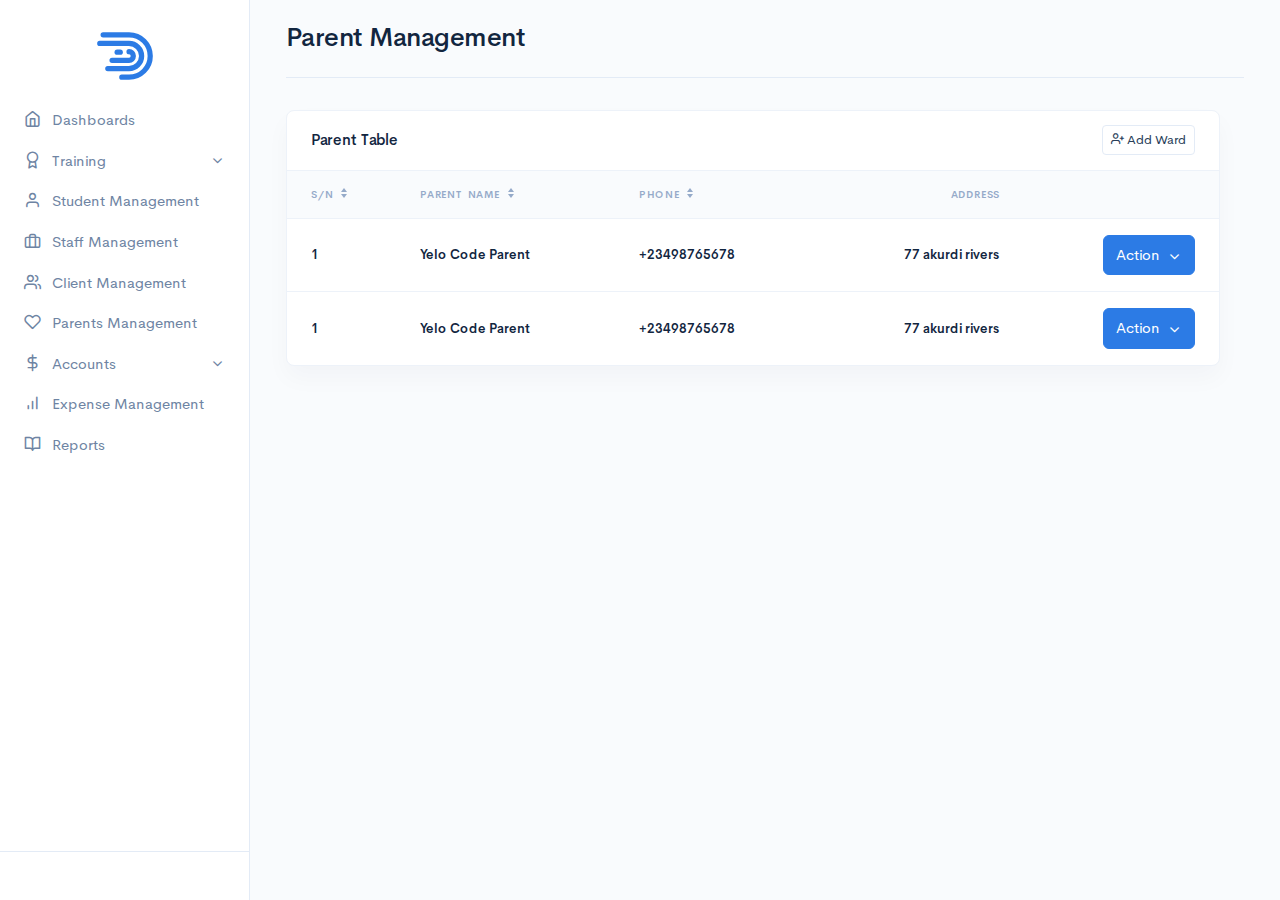
<file: parent_management.html>
<!DOCTYPE html>
<html lang="en">

<head>
  <meta charset="utf-8" />
  <meta name="viewport" content="width=device-width, initial-scale=1" />
  <meta name="description" content="A fully featured admin theme which can be used to build CRM, CMS, etc." />

  <!-- Favicon -->
  <link rel="shortcut icon" href="assets/favicon/favicon.ico" type="image/x-icon" />

  <!-- Map CSS -->
  <link rel="stylesheet" href="https://api.mapbox.com/mapbox-gl-js/v0.53.0/mapbox-gl.css" />

  <!-- Libs CSS -->
  <link rel="stylesheet" href="assets/css/libs.bundle.css" />

  <!-- Theme CSS -->
  <link rel="stylesheet" href="assets/css/theme.bundle.css" id="stylesheetLight" />
  <link rel="stylesheet" href="assets/css/theme-dark.bundle.css" id="stylesheetDark" />

  <style>
    body {
      display: none;
    }
  </style>

  <!-- Title -->
  <title>Dashkit</title>

  <!-- Global site tag (gtag.js) - Google Analytics -->
  <script async src="https://www.googletagmanager.com/gtag/js?id=UA-156446909-1"></script>
  <script>
    window.dataLayer = window.dataLayer || [];
    function gtag() {
      dataLayer.push(arguments);
    }
    gtag("js", new Date());
    gtag("config", "UA-156446909-1");
  </script>
</head>

<body>
  <!-- MODALS -->
  <!-- Modal: Members -->
  <div class="modal fade" id="modalMembers" tabindex="-1" role="dialog" aria-hidden="true">
    <div class="modal-dialog modal-dialog-centered" role="document">
      <div class="modal-content">
        <div class="modal-card card" data-list='{"valueNames": ["name"]}'>
          <div class="card-header">
            <!-- Title -->
            <h4 class="card-header-title" id="exampleModalCenterTitle">
              Add a member
            </h4>

            <!-- Close -->
            <button type="button" class="btn-close" data-bs-dismiss="modal" aria-label="Close"></button>
          </div>
          <div class="card-header">
            <!-- Form -->
            <form>
              <div class="input-group input-group-flush input-group-merge input-group-reverse">
                <input class="form-control list-search" type="search" placeholder="Search" />
                <div class="input-group-text">
                  <span class="fe fe-search"></span>
                </div>
              </div>
            </form>
          </div>
          <div class="card-body">
            <!-- List group -->
            <ul class="list-group list-group-flush list my-n3">
              <li class="list-group-item">
                <div class="row align-items-center">
                  <div class="col-auto">
                    <!-- Avatar -->
                    <a href="profile-posts.html" class="avatar">
                      <img src="assets/img/avatars/profiles/avatar-5.jpg" alt="..." class="avatar-img rounded-circle" />
                    </a>
                  </div>
                  <div class="col ms-n2">
                    <!-- Title -->
                    <h4 class="mb-1 name">
                      <a href="profile-posts.html">Miyah Myles</a>
                    </h4>

                    <!-- Time -->
                    <p class="small mb-0">
                      <span class="text-success">●</span> Online
                    </p>
                  </div>
                  <div class="col-auto">
                    <!-- Button -->
                    <a href="index.html#!" class="btn btn-sm btn-white">
                      Add
                    </a>
                  </div>
                </div>
                <!-- / .row -->
              </li>
              <li class="list-group-item">
                <div class="row align-items-center">
                  <div class="col-auto">
                    <!-- Avatar -->
                    <a href="profile-posts.html" class="avatar">
                      <img src="assets/img/avatars/profiles/avatar-6.jpg" alt="..." class="avatar-img rounded-circle" />
                    </a>
                  </div>
                  <div class="col ms-n2">
                    <!-- Title -->
                    <h4 class="mb-1 name">
                      <a href="profile-posts.html">Ryu Duke</a>
                    </h4>

                    <!-- Time -->
                    <p class="small mb-0">
                      <span class="text-success">●</span> Online
                    </p>
                  </div>
                  <div class="col-auto">
                    <!-- Button -->
                    <a href="index.html#!" class="btn btn-sm btn-white">
                      Add
                    </a>
                  </div>
                </div>
                <!-- / .row -->
              </li>
              <li class="list-group-item">
                <div class="row align-items-center">
                  <div class="col-auto">
                    <!-- Avatar -->
                    <a href="profile-posts.html" class="avatar">
                      <img src="assets/img/avatars/profiles/avatar-7.jpg" alt="..." class="avatar-img rounded-circle" />
                    </a>
                  </div>
                  <div class="col ms-n2">
                    <!-- Title -->
                    <h4 class="mb-1 name">
                      <a href="profile-posts.html">Glen Rouse</a>
                    </h4>

                    <!-- Time -->
                    <p class="small mb-0">
                      <span class="text-warning">●</span> Busy
                    </p>
                  </div>
                  <div class="col-auto">
                    <!-- Button -->
                    <a href="index.html#!" class="btn btn-sm btn-white">
                      Add
                    </a>
                  </div>
                </div>
                <!-- / .row -->
              </li>
              <li class="list-group-item">
                <div class="row align-items-center">
                  <div class="col-auto">
                    <!-- Avatar -->
                    <a href="profile-posts.html" class="avatar">
                      <img src="assets/img/avatars/profiles/avatar-8.jpg" alt="..." class="avatar-img rounded-circle" />
                    </a>
                  </div>
                  <div class="col ms-n2">
                    <!-- Title -->
                    <h4 class="mb-1 name">
                      <a href="profile-posts.html">Grace Gross</a>
                    </h4>

                    <!-- Time -->
                    <p class="small mb-0">
                      <span class="text-danger">●</span> Offline
                    </p>
                  </div>
                  <div class="col-auto">
                    <!-- Button -->
                    <a href="index.html#!" class="btn btn-sm btn-white">
                      Add
                    </a>
                  </div>
                </div>
                <!-- / .row -->
              </li>
            </ul>
          </div>
        </div>
      </div>
    </div>
  </div>

  <!-- Modal: Kanban task -->
  <div class="modal fade" id="modalKanbanTask" tabindex="-1" role="dialog" aria-hidden="true">
    <div class="modal-dialog" role="document">
      <div class="modal-content bg-lighter">
        <div class="modal-body">
          <!-- Header -->
          <div class="row">
            <div class="col">
              <!-- Prettitle -->
              <h6 class="text-uppercase text-muted mb-3">
                <a href="index.html#!" class="text-reset">How to Use Kanban</a>
              </h6>

              <!-- Title -->
              <h2 class="mb-2">Update Dashkit to include new components!</h2>

              <!-- Subtitle -->
              <p class="text-muted mb-0">
                This is a description of this task. Lorem ipsum dolor sit
                amet, consectetur adipiscing elit. Vestibulum magna nisi,
                ultrices ut pharetra eget.
              </p>
            </div>
            <div class="col-auto">
              <!-- Close -->
              <button type="button" class="btn-close" data-bs-dismiss="modal" aria-label="Close"></button>
            </div>
          </div>
          <!-- / .row -->

          <!-- Divider -->
          <hr class="my-4" />

          <!-- Buttons -->
          <div class="mb-4">
            <div class="row">
              <div class="col">
                <!-- Reaction -->
                <a href="index.html#!" class="btn btn-sm btn-white"> 😬 1 </a>
                <a href="index.html#!" class="btn btn-sm btn-white"> 👍 2 </a>
                <a href="index.html#!" class="btn btn-sm btn-white">
                  Add Reaction
                </a>
              </div>
              <div class="col-auto me-n3">
                <!-- Avatar group -->
                <div class="avatar-group d-none d-sm-flex">
                  <a href="profile-posts.html" class="avatar avatar-xs" data-bs-toggle="tooltip" title="Ab Hadley">
                    <img src="assets/img/avatars/profiles/avatar-2.jpg" alt="..." class="avatar-img rounded-circle" />
                  </a>
                  <a href="profile-posts.html" class="avatar avatar-xs" data-bs-toggle="tooltip" title="Adolfo Hess">
                    <img src="assets/img/avatars/profiles/avatar-3.jpg" alt="..." class="avatar-img rounded-circle" />
                  </a>
                  <a href="profile-posts.html" class="avatar avatar-xs" data-bs-toggle="tooltip" title="Daniela Dewitt">
                    <img src="assets/img/avatars/profiles/avatar-4.jpg" alt="..." class="avatar-img rounded-circle" />
                  </a>
                  <a href="profile-posts.html" class="avatar avatar-xs" data-bs-toggle="tooltip" title="Miyah Myles">
                    <img src="assets/img/avatars/profiles/avatar-5.jpg" alt="..." class="avatar-img rounded-circle" />
                  </a>
                </div>
              </div>
              <div class="col-auto">
                <!-- Button -->
                <a href="index.html#!" class="btn btn-sm btn-white">
                  Share
                </a>
              </div>
            </div>
            <!-- / .row -->
          </div>

          <!-- Card -->
          <div class="card">
            <div class="card-header">
              <!-- Title -->
              <h4 class="card-header-title">Files</h4>

              <!-- Button -->
              <a href="index.html#!" class="btn btn-sm btn-white">
                Add files
              </a>
            </div>
            <div class="card-body">
              <div class="list-group list-group-flush my-n3">
                <div class="list-group-item">
                  <div class="row align-items-center">
                    <div class="col-auto">
                      <!-- Avatar -->
                      <a href="project-overview.html" class="avatar">
                        <img src="assets/img/files/file-1.jpg" alt="..." class="avatar-img rounded" />
                      </a>
                    </div>
                    <div class="col ms-n2">
                      <!-- Title -->
                      <h4 class="mb-1">
                        <a href="project-overview.html">Launchday logo</a>
                      </h4>

                      <!-- Time -->
                      <p class="card-text small text-muted">1.5mb PNG Dave</p>
                    </div>
                    <div class="col-auto">
                      <!-- Dropdown -->
                      <div class="dropdown">
                        <a href="index.html#" class="dropdown-ellipses dropdown-toggle" role="button"
                          data-bs-toggle="dropdown" aria-haspopup="true" aria-expanded="false">
                          <i class="fe fe-more-vertical"></i>
                        </a>
                        <div class="dropdown-menu dropdown-menu-end">
                          <a href="index.html#!" class="dropdown-item">
                            Action
                          </a>
                          <a href="index.html#!" class="dropdown-item">
                            Another action
                          </a>
                          <a href="index.html#!" class="dropdown-item">
                            Something else here
                          </a>
                        </div>
                      </div>
                    </div>
                  </div>
                  <!-- / .row -->
                </div>
                <div class="list-group-item">
                  <div class="row align-items-center">
                    <div class="col-auto">
                      <!-- Avatar -->
                      <a href="project-overview.html" class="avatar">
                        <img src="assets/img/files/file-1.jpg" alt="..." class="avatar-img rounded" />
                      </a>
                    </div>
                    <div class="col ms-n2">
                      <!-- Title -->
                      <h4 class="mb-1">
                        <a href="project-overview.html">Launchday logo</a>
                      </h4>

                      <!-- Time -->
                      <p class="card-text small text-muted">1.5mb PNG Dave</p>
                    </div>
                    <div class="col-auto">
                      <!-- Dropdown -->
                      <div class="dropdown">
                        <a href="index.html#" class="dropdown-ellipses dropdown-toggle" role="button"
                          data-bs-toggle="dropdown" aria-haspopup="true" aria-expanded="false">
                          <i class="fe fe-more-vertical"></i>
                        </a>
                        <div class="dropdown-menu dropdown-menu-end">
                          <a href="index.html#!" class="dropdown-item">
                            Action
                          </a>
                          <a href="index.html#!" class="dropdown-item">
                            Another action
                          </a>
                          <a href="index.html#!" class="dropdown-item">
                            Something else here
                          </a>
                        </div>
                      </div>
                    </div>
                  </div>
                  <!-- / .row -->
                </div>
              </div>
            </div>
          </div>

          <!-- Card -->
          <div class="card">
            <div class="card-header">
              <div class="row">
                <div class="col-auto">
                  <!-- Avatar -->
                  <div class="avatar avatar-sm">
                    <img class="avatar-img rounded-circle" src="assets/img/avatars/profiles/avatar-1.jpg" alt="..." />
                  </div>
                </div>
                <div class="col ms-n2">
                  <!-- Form -->
                  <form class="mt-1">
                    <textarea class="form-control form-control-flush form-control" data-autosize rows="1"
                      placeholder="Leave a comment"></textarea>
                  </form>
                </div>
                <div class="col-auto align-self-end">
                  <!-- Icons -->
                  <div class="text-muted mb-2">
                    <a href="index.html#!" class="text-reset me-3">
                      <i class="fe fe-camera"></i>
                    </a>
                    <a href="index.html#!" class="text-reset me-3">
                      <i class="fe fe-paperclip"></i>
                    </a>
                    <a href="index.html#!" class="text-reset">
                      <i class="fe fe-mic"></i>
                    </a>
                  </div>
                </div>
              </div>
            </div>
            <div class="card-body">
              <!-- Comments -->
              <div class="comment mb-3">
                <div class="row">
                  <div class="col-auto">
                    <!-- Avatar -->
                    <a class="avatar avatar-sm" href="profile-posts.html">
                      <img src="assets/img/avatars/profiles/avatar-2.jpg" alt="..." class="avatar-img rounded-circle" />
                    </a>
                  </div>
                  <div class="col ms-n2">
                    <!-- Body -->
                    <div class="comment-body">
                      <div class="row">
                        <div class="col">
                          <!-- Title -->
                          <h5 class="comment-title">Ab Hadley</h5>
                        </div>
                        <div class="col-auto">
                          <!-- Time -->
                          <time class="comment-time"> 11:12 </time>
                        </div>
                      </div>
                      <!-- / .row -->

                      <!-- Text -->
                      <p class="comment-text">
                        Looking good Dianna! I like the image grid on the
                        left, but it feels like a lot to process and doesn't
                        really <em>show</em> me what the product does? I think
                        using a short looping video or something similar
                        demo'ing the product might be better?
                      </p>
                    </div>
                  </div>
                </div>
                <!-- / .row -->
              </div>
              <div class="comment">
                <div class="row">
                  <div class="col-auto">
                    <!-- Avatar -->
                    <a class="avatar avatar-sm" href="profile-posts.html">
                      <img src="assets/img/avatars/profiles/avatar-3.jpg" alt="..." class="avatar-img rounded-circle" />
                    </a>
                  </div>
                  <div class="col ms-n2">
                    <!-- Body -->
                    <div class="comment-body">
                      <div class="row">
                        <div class="col">
                          <!-- Title -->
                          <h5 class="comment-title">Adolfo Hess</h5>
                        </div>
                        <div class="col-auto">
                          <!-- Time -->
                          <time class="comment-time"> 11:12 </time>
                        </div>
                      </div>
                      <!-- / .row -->

                      <!-- Text -->
                      <p class="comment-text">
                        Any chance you're going to link the grid up to a
                        public gallery of sites built with Launchday?
                      </p>
                    </div>
                  </div>
                </div>
                <!-- / .row -->
              </div>
            </div>
          </div>

          <!-- Card -->
          <div class="card mb-0">
            <div class="card-header">
              <!-- Title -->
              <h4 class="card-header-title">Activity</h4>
            </div>
            <div class="card-body">
              <div class="list-group list-group-flush list-group-activity my-n3">
                <div class="list-group-item">
                  <div class="row">
                    <div class="col-auto">
                      <!-- Avatar -->
                      <div class="avatar avatar-sm">
                        <img class="avatar-img rounded-circle" src="assets/img/avatars/profiles/avatar-1.jpg"
                          alt="..." />
                      </div>
                    </div>
                    <div class="col ms-n2">
                      <!-- Heading -->
                      <h5 class="mb-1">Johnathan Goldstein</h5>

                      <!-- Text -->
                      <p class="small text-gray-700 mb-0">
                        Uploaded the files “Launchday Logo” and “Revisiting
                        the Past”.
                      </p>

                      <!-- Time -->
                      <small class="text-muted"> 2m ago </small>
                    </div>
                  </div>
                  <!-- / .row -->
                </div>
                <div class="list-group-item">
                  <div class="row">
                    <div class="col-auto">
                      <!-- Avatar -->
                      <div class="avatar avatar-sm">
                        <img class="avatar-img rounded-circle" src="assets/img/avatars/profiles/avatar-1.jpg"
                          alt="..." />
                      </div>
                    </div>
                    <div class="col ms-n2">
                      <!-- Heading -->
                      <h5 class="mb-1">Johnathan Goldstein</h5>

                      <!-- Text -->
                      <p class="small text-gray-700 mb-0">
                        Uploaded the files “Launchday Logo” and “Revisiting
                        the Past”.
                      </p>

                      <!-- Time -->
                      <small class="text-muted"> 2m ago </small>
                    </div>
                  </div>
                  <!-- / .row -->
                </div>
                <div class="list-group-item">
                  <div class="row">
                    <div class="col-auto">
                      <!-- Avatar -->
                      <div class="avatar avatar-sm">
                        <img class="avatar-img rounded-circle" src="assets/img/avatars/profiles/avatar-1.jpg"
                          alt="..." />
                      </div>
                    </div>
                    <div class="col ms-n2">
                      <!-- Heading -->
                      <h5 class="mb-1">Johnathan Goldstein</h5>

                      <!-- Text -->
                      <p class="small text-gray-700 mb-0">
                        Uploaded the files “Launchday Logo” and “Revisiting
                        the Past”.
                      </p>

                      <!-- Time -->
                      <small class="text-muted"> 2m ago </small>
                    </div>
                  </div>
                  <!-- / .row -->
                </div>
              </div>
            </div>
          </div>
        </div>
      </div>
    </div>
  </div>

  <!-- Modal: Kanban task empty -->
  <div class="modal fade" id="modalKanbanTaskEmpty" tabindex="-1" role="dialog" aria-hidden="true">
    <div class="modal-dialog" role="document">
      <div class="modal-content bg-lighter">
        <div class="modal-body">
          <!-- Header -->
          <div class="row">
            <div class="col">
              <!-- Prettitle -->
              <h6 class="text-uppercase text-muted mb-3">
                <a href="index.html#!" class="text-reset">How to Use Kanban</a>
              </h6>

              <!-- Title -->
              <h2 class="mb-2">Update Dashkit to include new components!</h2>

              <!-- Subtitle -->
              <textarea class="form-control form-control-flush form-control-auto" data-autosize rows="1"
                placeholder="Add a description..."></textarea>
            </div>
            <div class="col-auto">
              <!-- Close -->
              <button type="button" class="btn-close" data-bs-dismiss="modal" aria-label="Close"></button>
            </div>
          </div>
          <!-- / .row -->

          <!-- Divider -->
          <hr class="my-4" />

          <!-- Buttons -->
          <div class="mb-4">
            <div class="row">
              <div class="col">
                <!-- Button -->
                <a href="index.html#!" class="btn btn-sm btn-white">
                  Add Reaction
                </a>
              </div>
              <div class="col-auto">
                <!-- Button -->
                <a href="index.html#!" class="btn btn-sm btn-white">
                  Share
                </a>
              </div>
            </div>
            <!-- / .row -->
          </div>

          <!-- Card -->
          <div class="card">
            <div class="card-body">
              <div class="dropzone dropzone-multiple" data-dropzone='{"url": "https://"}'>
                <!-- Fallback -->
                <div class="fallback">
                  <div class="form-group">
                    <label class="form-label" for="customFileUpload">Choose file</label>
                    <input class="form-control" type="file" id="customFileUpload" multiple />
                  </div>
                </div>

                <!-- Preview -->
                <ul class="dz-preview dz-preview-multiple list-group list-group-lg list-group-flush">
                  <li class="list-group-item">
                    <div class="row align-items-center">
                      <div class="col-auto">
                        <!-- Image -->
                        <div class="avatar">
                          <img class="avatar-img rounded" src="data:image/svg+xml,%3csvg3c/svg%3e" alt="..."
                            data-dz-thumbnail />
                        </div>
                      </div>
                      <div class="col ms-n3">
                        <!-- Heading -->
                        <h4 class="mb-1" data-dz-name>...</h4>

                        <!-- Text -->
                        <small class="text-muted" data-dz-size></small>
                      </div>
                      <div class="col-auto">
                        <!-- Dropdown -->
                        <div class="dropdown">
                          <a href="index.html#" class="dropdown-ellipses dropdown-toggle" role="button"
                            data-bs-toggle="dropdown" aria-haspopup="true" aria-expanded="false">
                            <i class="fe fe-more-vertical"></i>
                          </a>
                          <div class="dropdown-menu dropdown-menu-end">
                            <a href="index.html#" class="dropdown-item" data-dz-remove>
                              Remove
                            </a>
                          </div>
                        </div>
                      </div>
                    </div>
                  </li>
                </ul>
              </div>
            </div>
          </div>

          <!-- Card -->
          <div class="card">
            <div class="card-body">
              <div class="row">
                <div class="col-auto">
                  <!-- Avatar -->
                  <div class="avatar avatar-sm">
                    <img class="avatar-img rounded-circle" src="assets/img/avatars/profiles/avatar-1.jpg" alt="..." />
                  </div>
                </div>
                <div class="col ms-n2">
                  <!-- Form -->
                  <form class="mt-1">
                    <textarea class="form-control form-control-flush" data-autosize rows="1"
                      placeholder="Leave a comment"></textarea>
                  </form>
                </div>
                <div class="col-auto align-self-end">
                  <!-- Icons -->
                  <div class="text-muted mb-2">
                    <a href="index.html#!" class="text-reset me-3">
                      <i class="fe fe-camera"></i>
                    </a>
                    <a href="index.html#!" class="text-reset me-3">
                      <i class="fe fe-paperclip"></i>
                    </a>
                    <a href="index.html#!" class="text-reset">
                      <i class="fe fe-mic"></i>
                    </a>
                  </div>
                </div>
              </div>
            </div>
          </div>
        </div>
      </div>
    </div>
  </div>

  <!-- OFFCANVAS -->
  <!-- Offcanvas: Demo -->
  <form class="offcanvas offcanvas-end" id="offcanvasDemo" tabindex="-1">
    <div class="offcanvas-body">
      <!-- Close -->
      <a class="btn-close" href="index.html#" data-bs-dismiss="offcanvas" aria-label="Close"></a>

      <!-- Image -->
      <div class="text-center">
        <img src="assets/img/illustrations/designer-life.svg" alt="..." class="img-fluid mb-3" />
      </div>

      <!-- Heading -->
      <h2 class="text-center mb-2">Make Dashkit Your Own</h2>

      <!-- Text -->
      <p class="text-center mb-4">
        Set preferences that will be cookied for your live preview
        demonstration.
      </p>

      <!-- Divider -->
      <hr class="mb-4" />

      <!-- Heading -->
      <h4 class="mb-1">Color Scheme</h4>

      <!-- Text -->
      <p class="small text-muted mb-3">Overall light or dark presentation.</p>

      <!-- Button group -->
      <div class="btn-group-toggle row gx-2 mb-4">
        <div class="col">
          <input class="btn-check" name="colorScheme" id="colorSchemeLight" type="radio" value="light" />
          <label class="btn w-100 btn-white" for="colorSchemeLight">
            <i class="fe fe-sun me-2"></i> Light Mode
          </label>
        </div>
        <div class="col">
          <input class="btn-check" name="colorScheme" id="colorSchemeDark" type="radio" value="dark" />
          <label class="btn w-100 btn-white" for="colorSchemeDark">
            <i class="fe fe-moon me-2"></i> Dark Mode
          </label>
        </div>
      </div>

      <!-- Heading -->
      <h4 class="mb-1">Navigation Position</h4>

      <!-- Text -->
      <p class="small text-muted mb-3">
        Select the primary navigation paradigm for your app.
      </p>

      <!-- Button group -->
      <div class="btn-group-toggle row gx-2 mb-4">
        <div class="col">
          <input class="btn-check" name="navPosition" id="navPositionSidenav" type="radio" value="sidenav" />
          <label class="btn w-100 btn-white" for="navPositionSidenav">
            Sidenav
          </label>
        </div>
        <div class="col">
          <input class="btn-check" name="navPosition" id="navPositionTopnav" type="radio" value="topnav" />
          <label class="btn w-100 btn-white" for="navPositionTopnav">
            Topnav
          </label>
        </div>
        <div class="col">
          <input class="btn-check" name="navPosition" id="navPositionCombo" type="radio" value="combo" />
          <label class="btn w-100 btn-white" for="navPositionCombo">
            Combo
          </label>
        </div>
      </div>

      <!-- Collapse -->
      <div id="sidebarSizeContainer">
        <!-- Heading -->
        <h4 class="mb-1">Sidenav Sizing</h4>

        <!-- Text -->
        <p class="small text-muted mb-3">
          Standard navigation sizing or minified icons with dropdowns.
        </p>

        <!-- Button group -->
        <div class="btn-group-toggle row gx-2 mb-4">
          <div class="col">
            <input class="btn-check" name="sidebarSize" id="sidebarSizeBase" type="radio" value="base" />
            <label class="btn w-100 btn-white" for="sidebarSizeBase">
              Fullsize
            </label>
          </div>
          <div class="col">
            <input class="btn-check" name="sidebarSize" id="sidebarSizeSmall" type="radio" value="small" />
            <label class="btn w-100 btn-white" for="sidebarSizeSmall">
              Icons
            </label>
          </div>
        </div>
      </div>

      <!-- Heading -->
      <h4 class="mb-1">Navigation Color</h4>

      <!-- Text -->
      <p class="small text-muted mb-3">
        Usually dictated by the color scheme, but can be overriden.
      </p>

      <!-- Button group -->
      <div class="btn-group-toggle row gx-2">
        <div class="col">
          <input class="btn-check" name="navColor" id="navColorDefault" type="radio" value="default" />
          <label class="btn w-100 btn-white" for="navColorDefault">
            Default
          </label>
        </div>
        <div class="col">
          <input class="btn-check" name="navColor" id="navColorInverted" type="radio" value="inverted" />
          <label class="btn w-100 btn-white" for="navColorInverted">
            Inverted
          </label>
        </div>
        <div class="col">
          <input class="btn-check" name="navColor" id="navColorVibrant" type="radio" value="vibrant" />
          <label class="btn w-100 btn-white" for="navColorVibrant">
            Vibrant
          </label>
        </div>
      </div>
    </div>
    <div class="offcanvas-header">
      <!-- Button -->
      <button type="submit" class="btn w-100 btn-primary mt-auto">
        Preview
      </button>
    </div>
  </form>

  <!-- Offcanvas: Search -->
  <div class="offcanvas offcanvas-start" id="sidebarOffcanvasSearch" tabindex="-1">
    <div class="offcanvas-body" data-list='{"valueNames": ["name"]}'>
      <!-- Form -->
      <form class="mb-4">
        <div class="input-group input-group-merge input-group-rounded input-group-reverse">
          <input class="form-control list-search" type="search" placeholder="Search" />
          <div class="input-group-text">
            <span class="fe fe-search"></span>
          </div>
        </div>
      </form>

      <!-- List group -->
      <div class="my-n3">
        <div class="list-group list-group-flush list-group-focus list">
          <a class="list-group-item" href="team-overview.html">
            <div class="row align-items-center">
              <div class="col-auto">
                <!-- Avatar -->
                <div class="avatar">
                  <img src="assets/img/avatars/teams/team-logo-1.jpg" alt="..." class="avatar-img rounded" />
                </div>
              </div>
              <div class="col ms-n2">
                <!-- Title -->
                <h4 class="text-body text-focus mb-1 name">Airbnb</h4>

                <!-- Time -->
                <p class="small text-muted mb-0">
                  <span class="fe fe-clock"></span>
                  <time datetime="2018-05-24">Updated 2hr ago</time>
                </p>
              </div>
            </div>
            <!-- / .row -->
          </a>
          <a class="list-group-item" href="team-overview.html">
            <div class="row align-items-center">
              <div class="col-auto">
                <!-- Avatar -->
                <div class="avatar">
                  <img src="assets/img/avatars/teams/team-logo-2.jpg" alt="..." class="avatar-img rounded" />
                </div>
              </div>
              <div class="col ms-n2">
                <!-- Title -->
                <h4 class="text-body text-focus mb-1 name">
                  Medium Corporation
                </h4>

                <!-- Time -->
                <p class="small text-muted mb-0">
                  <span class="fe fe-clock"></span>
                  <time datetime="2018-05-24">Updated 2hr ago</time>
                </p>
              </div>
            </div>
            <!-- / .row -->
          </a>
          <a class="list-group-item" href="project-overview.html">
            <div class="row align-items-center">
              <div class="col-auto">
                <!-- Avatar -->
                <div class="avatar avatar-4by3">
                  <img src="assets/img/avatars/projects/project-1.jpg" alt="..." class="avatar-img rounded" />
                </div>
              </div>
              <div class="col ms-n2">
                <!-- Title -->
                <h4 class="text-body text-focus mb-1 name">
                  Homepage Redesign
                </h4>

                <!-- Time -->
                <p class="small text-muted mb-0">
                  <span class="fe fe-clock"></span>
                  <time datetime="2018-05-24">Updated 4hr ago</time>
                </p>
              </div>
            </div>
            <!-- / .row -->
          </a>
          <a class="list-group-item" href="project-overview.html">
            <div class="row align-items-center">
              <div class="col-auto">
                <!-- Avatar -->
                <div class="avatar avatar-4by3">
                  <img src="assets/img/avatars/projects/project-2.jpg" alt="..." class="avatar-img rounded" />
                </div>
              </div>
              <div class="col ms-n2">
                <!-- Title -->
                <h4 class="text-body text-focus mb-1 name">Travels & Time</h4>

                <!-- Time -->
                <p class="small text-muted mb-0">
                  <span class="fe fe-clock"></span>
                  <time datetime="2018-05-24">Updated 4hr ago</time>
                </p>
              </div>
            </div>
            <!-- / .row -->
          </a>
          <a class="list-group-item" href="project-overview.html">
            <div class="row align-items-center">
              <div class="col-auto">
                <!-- Avatar -->
                <div class="avatar avatar-4by3">
                  <img src="assets/img/avatars/projects/project-3.jpg" alt="..." class="avatar-img rounded" />
                </div>
              </div>
              <div class="col ms-n2">
                <!-- Title -->
                <h4 class="text-body text-focus mb-1 name">
                  Safari Exploration
                </h4>

                <!-- Time -->
                <p class="small text-muted mb-0">
                  <span class="fe fe-clock"></span>
                  <time datetime="2018-05-24">Updated 4hr ago</time>
                </p>
              </div>
            </div>
            <!-- / .row -->
          </a>
          <a class="list-group-item" href="profile-posts.html">
            <div class="row align-items-center">
              <div class="col-auto">
                <!-- Avatar -->
                <div class="avatar">
                  <img src="assets/img/avatars/profiles/avatar-1.jpg" alt="..." class="avatar-img rounded-circle" />
                </div>
              </div>
              <div class="col ms-n2">
                <!-- Title -->
                <h4 class="text-body text-focus mb-1 name">Dianna Smiley</h4>

                <!-- Status -->
                <p class="text-body small mb-0">
                  <span class="text-success">●</span> Online
                </p>
              </div>
            </div>
            <!-- / .row -->
          </a>
          <a class="list-group-item" href="profile-posts.html">
            <div class="row align-items-center">
              <div class="col-auto">
                <!-- Avatar -->
                <div class="avatar">
                  <img src="assets/img/avatars/profiles/avatar-2.jpg" alt="..." class="avatar-img rounded-circle" />
                </div>
              </div>
              <div class="col ms-n2">
                <!-- Title -->
                <h4 class="text-body text-focus mb-1 name">Ab Hadley</h4>

                <!-- Status -->
                <p class="text-body small mb-0">
                  <span class="text-danger">●</span> Offline
                </p>
              </div>
            </div>
            <!-- / .row -->
          </a>
        </div>
      </div>
    </div>
  </div>

  <!-- Offcanvas: Activity -->
  <div class="offcanvas offcanvas-start" id="sidebarOffcanvasActivity" tabindex="-1">
    <div class="offcanvas-header">
      <!-- Title -->
      <h4 class="offcanvas-title">Notifications</h4>

      <!-- Navs -->
      <ul class="nav nav-tabs nav-tabs-sm modal-header-tabs">
        <li class="nav-item">
          <a class="nav-link active" data-bs-toggle="tab" href="index.html#modalActivityAction">Action</a>
        </li>
        <li class="nav-item">
          <a class="nav-link" data-bs-toggle="tab" href="index.html#modalActivityUser">User</a>
        </li>
      </ul>
    </div>
    <div class="offcanvas-body">
      <div class="tab-content">
        <div class="tab-pane fade show active" id="modalActivityAction">
          <!-- List group -->
          <div class="list-group list-group-flush list-group-activity my-n3">
            <a class="list-group-item text-reset" href="index.html#!">
              <div class="row">
                <div class="col-auto">
                  <!-- Avatar -->
                  <div class="avatar avatar-sm">
                    <div class="avatar-title fs-lg bg-primary-soft rounded-circle text-primary">
                      <i class="fe fe-mail"></i>
                    </div>
                  </div>
                </div>
                <div class="col ms-n2">
                  <!-- Heading -->
                  <h5 class="mb-1">Launchday 1.4.0 update email sent</h5>

                  <!-- Text -->
                  <p class="small text-gray-700 mb-0">
                    Sent to all 1,851 subscribers over a 24 hour period
                  </p>

                  <!-- Time -->
                  <small class="text-muted"> 2m ago </small>
                </div>
              </div>
              <!-- / .row -->
            </a>
            <a class="list-group-item text-reset" href="index.html#!">
              <div class="row">
                <div class="col-auto">
                  <!-- Avatar -->
                  <div class="avatar avatar-sm">
                    <div class="avatar-title fs-lg bg-primary-soft rounded-circle text-primary">
                      <i class="fe fe-archive"></i>
                    </div>
                  </div>
                </div>
                <div class="col ms-n2">
                  <!-- Heading -->
                  <h5 class="mb-1">New project "Goodkit" created</h5>

                  <!-- Text -->
                  <p class="small text-gray-700 mb-0">
                    Looks like there might be a new theme soon.
                  </p>

                  <!-- Time -->
                  <small class="text-muted"> 2h ago </small>
                </div>
              </div>
              <!-- / .row -->
            </a>
            <a class="list-group-item text-reset" href="index.html#!">
              <div class="row">
                <div class="col-auto">
                  <!-- Avatar -->
                  <div class="avatar avatar-sm">
                    <div class="avatar-title fs-lg bg-primary-soft rounded-circle text-primary">
                      <i class="fe fe-code"></i>
                    </div>
                  </div>
                </div>
                <div class="col ms-n2">
                  <!-- Heading -->
                  <h5 class="mb-1">Dashkit 1.5.0 was deployed.</h5>

                  <!-- Text -->
                  <p class="small text-gray-700 mb-0">
                    A successful to deploy to production was executed.
                  </p>

                  <!-- Time -->
                  <small class="text-muted"> 2m ago </small>
                </div>
              </div>
              <!-- / .row -->
            </a>
            <a class="list-group-item text-reset" href="index.html#!">
              <div class="row">
                <div class="col-auto">
                  <!-- Avatar -->
                  <div class="avatar avatar-sm">
                    <div class="avatar-title fs-lg bg-primary-soft rounded-circle text-primary">
                      <i class="fe fe-git-branch"></i>
                    </div>
                  </div>
                </div>
                <div class="col ms-n2">
                  <!-- Heading -->
                  <h5 class="mb-1">
                    "Update Dependencies" branch was created.
                  </h5>

                  <!-- Text -->
                  <p class="small text-gray-700 mb-0">
                    This branch was created off of the "master" branch.
                  </p>

                  <!-- Time -->
                  <small class="text-muted"> 2m ago </small>
                </div>
              </div>
              <!-- / .row -->
            </a>
            <a class="list-group-item text-reset" href="index.html#!">
              <div class="row">
                <div class="col-auto">
                  <!-- Avatar -->
                  <div class="avatar avatar-sm">
                    <div class="avatar-title fs-lg bg-primary-soft rounded-circle text-primary">
                      <i class="fe fe-mail"></i>
                    </div>
                  </div>
                </div>
                <div class="col ms-n2">
                  <!-- Heading -->
                  <h5 class="mb-1">Launchday 1.4.0 update email sent</h5>

                  <!-- Text -->
                  <p class="small text-gray-700 mb-0">
                    Sent to all 1,851 subscribers over a 24 hour period
                  </p>

                  <!-- Time -->
                  <small class="text-muted"> 2m ago </small>
                </div>
              </div>
              <!-- / .row -->
            </a>
            <a class="list-group-item text-reset" href="index.html#!">
              <div class="row">
                <div class="col-auto">
                  <!-- Avatar -->
                  <div class="avatar avatar-sm">
                    <div class="avatar-title fs-lg bg-primary-soft rounded-circle text-primary">
                      <i class="fe fe-archive"></i>
                    </div>
                  </div>
                </div>
                <div class="col ms-n2">
                  <!-- Heading -->
                  <h5 class="mb-1">New project "Goodkit" created</h5>

                  <!-- Text -->
                  <p class="small text-gray-700 mb-0">
                    Looks like there might be a new theme soon.
                  </p>

                  <!-- Time -->
                  <small class="text-muted"> 2h ago </small>
                </div>
              </div>
              <!-- / .row -->
            </a>
            <a class="list-group-item text-reset" href="index.html#!">
              <div class="row">
                <div class="col-auto">
                  <!-- Avatar -->
                  <div class="avatar avatar-sm">
                    <div class="avatar-title fs-lg bg-primary-soft rounded-circle text-primary">
                      <i class="fe fe-code"></i>
                    </div>
                  </div>
                </div>
                <div class="col ms-n2">
                  <!-- Heading -->
                  <h5 class="mb-1">Dashkit 1.5.0 was deployed.</h5>

                  <!-- Text -->
                  <p class="small text-gray-700 mb-0">
                    A successful to deploy to production was executed.
                  </p>

                  <!-- Time -->
                  <small class="text-muted"> 2m ago </small>
                </div>
              </div>
              <!-- / .row -->
            </a>
            <a class="list-group-item text-reset" href="index.html#!">
              <div class="row">
                <div class="col-auto">
                  <!-- Avatar -->
                  <div class="avatar avatar-sm">
                    <div class="avatar-title fs-lg bg-primary-soft rounded-circle text-primary">
                      <i class="fe fe-git-branch"></i>
                    </div>
                  </div>
                </div>
                <div class="col ms-n2">
                  <!-- Heading -->
                  <h5 class="mb-1">
                    "Update Dependencies" branch was created.
                  </h5>

                  <!-- Text -->
                  <p class="small text-gray-700 mb-0">
                    This branch was created off of the "master" branch.
                  </p>

                  <!-- Time -->
                  <small class="text-muted"> 2m ago </small>
                </div>
              </div>
              <!-- / .row -->
            </a>
            <a class="list-group-item text-reset" href="index.html#!">
              <div class="row">
                <div class="col-auto">
                  <!-- Avatar -->
                  <div class="avatar avatar-sm">
                    <div class="avatar-title fs-lg bg-primary-soft rounded-circle text-primary">
                      <i class="fe fe-mail"></i>
                    </div>
                  </div>
                </div>
                <div class="col ms-n2">
                  <!-- Heading -->
                  <h5 class="mb-1">Launchday 1.4.0 update email sent</h5>

                  <!-- Text -->
                  <p class="small text-gray-700 mb-0">
                    Sent to all 1,851 subscribers over a 24 hour period
                  </p>

                  <!-- Time -->
                  <small class="text-muted"> 2m ago </small>
                </div>
              </div>
              <!-- / .row -->
            </a>
            <a class="list-group-item text-reset" href="index.html#!">
              <div class="row">
                <div class="col-auto">
                  <!-- Avatar -->
                  <div class="avatar avatar-sm">
                    <div class="avatar-title fs-lg bg-primary-soft rounded-circle text-primary">
                      <i class="fe fe-archive"></i>
                    </div>
                  </div>
                </div>
                <div class="col ms-n2">
                  <!-- Heading -->
                  <h5 class="mb-1">New project "Goodkit" created</h5>

                  <!-- Text -->
                  <p class="small text-gray-700 mb-0">
                    Looks like there might be a new theme soon.
                  </p>

                  <!-- Time -->
                  <small class="text-muted"> 2h ago </small>
                </div>
              </div>
              <!-- / .row -->
            </a>
            <a class="list-group-item text-reset" href="index.html#!">
              <div class="row">
                <div class="col-auto">
                  <!-- Avatar -->
                  <div class="avatar avatar-sm">
                    <div class="avatar-title fs-lg bg-primary-soft rounded-circle text-primary">
                      <i class="fe fe-code"></i>
                    </div>
                  </div>
                </div>
                <div class="col ms-n2">
                  <!-- Heading -->
                  <h5 class="mb-1">Dashkit 1.5.0 was deployed.</h5>

                  <!-- Text -->
                  <p class="small text-gray-700 mb-0">
                    A successful to deploy to production was executed.
                  </p>

                  <!-- Time -->
                  <small class="text-muted"> 2m ago </small>
                </div>
              </div>
              <!-- / .row -->
            </a>
            <a class="list-group-item text-reset" href="index.html#!">
              <div class="row">
                <div class="col-auto">
                  <!-- Avatar -->
                  <div class="avatar avatar-sm">
                    <div class="avatar-title fs-lg bg-primary-soft rounded-circle text-primary">
                      <i class="fe fe-git-branch"></i>
                    </div>
                  </div>
                </div>
                <div class="col ms-n2">
                  <!-- Heading -->
                  <h5 class="mb-1">
                    "Update Dependencies" branch was created.
                  </h5>

                  <!-- Text -->
                  <p class="small text-gray-700 mb-0">
                    This branch was created off of the "master" branch.
                  </p>

                  <!-- Time -->
                  <small class="text-muted"> 2m ago </small>
                </div>
              </div>
              <!-- / .row -->
            </a>
          </div>
        </div>
        <div class="tab-pane fade" id="modalActivityUser">
          <!-- List group -->
          <div class="list-group list-group-flush list-group-activity my-n3">
            <a class="list-group-item text-reset" href="index.html#!">
              <div class="row">
                <div class="col-auto">
                  <!-- Avatar -->
                  <div class="avatar avatar-sm avatar-online">
                    <img class="avatar-img rounded-circle" src="assets/img/avatars/profiles/avatar-1.jpg" alt="..." />
                  </div>
                </div>
                <div class="col ms-n2">
                  <!-- Heading -->
                  <h5 class="mb-1">Dianna Smiley</h5>

                  <!-- Text -->
                  <p class="small text-gray-700 mb-0">
                    Uploaded the files "Launchday Logo" and "New Design".
                  </p>

                  <!-- Time -->
                  <small class="text-muted"> 2m ago </small>
                </div>
              </div>
              <!-- / .row -->
            </a>
            <a class="list-group-item text-reset" href="index.html#!">
              <div class="row">
                <div class="col-auto">
                  <!-- Avatar -->
                  <div class="avatar avatar-sm avatar-online">
                    <img class="avatar-img rounded-circle" src="assets/img/avatars/profiles/avatar-2.jpg" alt="..." />
                  </div>
                </div>
                <div class="col ms-n2">
                  <!-- Heading -->
                  <h5 class="mb-1">Ab Hadley</h5>

                  <!-- Text -->
                  <p class="small text-gray-700 mb-0">
                    Shared the "Why Dashkit?" post with 124 subscribers.
                  </p>

                  <!-- Time -->
                  <small class="text-muted"> 1h ago </small>
                </div>
              </div>
              <!-- / .row -->
            </a>
            <a class="list-group-item text-reset" href="index.html#!">
              <div class="row">
                <div class="col-auto">
                  <!-- Avatar -->
                  <div class="avatar avatar-sm avatar-offline">
                    <img class="avatar-img rounded-circle" src="assets/img/avatars/profiles/avatar-3.jpg" alt="..." />
                  </div>
                </div>
                <div class="col ms-n2">
                  <!-- Heading -->
                  <h5 class="mb-1">Adolfo Hess</h5>

                  <!-- Text -->
                  <p class="small text-gray-700 mb-0">
                    Exported sales data from Launchday's subscriber data.
                  </p>

                  <!-- Time -->
                  <small class="text-muted"> 3h ago </small>
                </div>
              </div>
              <!-- / .row -->
            </a>
            <a class="list-group-item text-reset" href="index.html#!">
              <div class="row">
                <div class="col-auto">
                  <!-- Avatar -->
                  <div class="avatar avatar-sm avatar-online">
                    <img class="avatar-img rounded-circle" src="assets/img/avatars/profiles/avatar-1.jpg" alt="..." />
                  </div>
                </div>
                <div class="col ms-n2">
                  <!-- Heading -->
                  <h5 class="mb-1">Dianna Smiley</h5>

                  <!-- Text -->
                  <p class="small text-gray-700 mb-0">
                    Uploaded the files "Launchday Logo" and "New Design".
                  </p>

                  <!-- Time -->
                  <small class="text-muted"> 2m ago </small>
                </div>
              </div>
              <!-- / .row -->
            </a>
            <a class="list-group-item text-reset" href="index.html#!">
              <div class="row">
                <div class="col-auto">
                  <!-- Avatar -->
                  <div class="avatar avatar-sm avatar-online">
                    <img class="avatar-img rounded-circle" src="assets/img/avatars/profiles/avatar-2.jpg" alt="..." />
                  </div>
                </div>
                <div class="col ms-n2">
                  <!-- Heading -->
                  <h5 class="mb-1">Ab Hadley</h5>

                  <!-- Text -->
                  <p class="small text-gray-700 mb-0">
                    Shared the "Why Dashkit?" post with 124 subscribers.
                  </p>

                  <!-- Time -->
                  <small class="text-muted"> 1h ago </small>
                </div>
              </div>
              <!-- / .row -->
            </a>
            <a class="list-group-item text-reset" href="index.html#!">
              <div class="row">
                <div class="col-auto">
                  <!-- Avatar -->
                  <div class="avatar avatar-sm avatar-offline">
                    <img class="avatar-img rounded-circle" src="assets/img/avatars/profiles/avatar-3.jpg" alt="..." />
                  </div>
                </div>
                <div class="col ms-n2">
                  <!-- Heading -->
                  <h5 class="mb-1">Adolfo Hess</h5>

                  <!-- Text -->
                  <p class="small text-gray-700 mb-0">
                    Exported sales data from Launchday's subscriber data.
                  </p>

                  <!-- Time -->
                  <small class="text-muted"> 3h ago </small>
                </div>
              </div>
              <!-- / .row -->
            </a>
            <a class="list-group-item text-reset" href="index.html#!">
              <div class="row">
                <div class="col-auto">
                  <!-- Avatar -->
                  <div class="avatar avatar-sm avatar-online">
                    <img class="avatar-img rounded-circle" src="assets/img/avatars/profiles/avatar-1.jpg" alt="..." />
                  </div>
                </div>
                <div class="col ms-n2">
                  <!-- Heading -->
                  <h5 class="mb-1">Dianna Smiley</h5>

                  <!-- Text -->
                  <p class="small text-gray-700 mb-0">
                    Uploaded the files "Launchday Logo" and "New Design".
                  </p>

                  <!-- Time -->
                  <small class="text-muted"> 2m ago </small>
                </div>
              </div>
              <!-- / .row -->
            </a>
            <a class="list-group-item text-reset" href="index.html#!">
              <div class="row">
                <div class="col-auto">
                  <!-- Avatar -->
                  <div class="avatar avatar-sm avatar-online">
                    <img class="avatar-img rounded-circle" src="assets/img/avatars/profiles/avatar-2.jpg" alt="..." />
                  </div>
                </div>
                <div class="col ms-n2">
                  <!-- Heading -->
                  <h5 class="mb-1">Ab Hadley</h5>

                  <!-- Text -->
                  <p class="small text-gray-700 mb-0">
                    Shared the "Why Dashkit?" post with 124 subscribers.
                  </p>

                  <!-- Time -->
                  <small class="text-muted"> 1h ago </small>
                </div>
              </div>
              <!-- / .row -->
            </a>
            <a class="list-group-item text-reset" href="index.html#!">
              <div class="row">
                <div class="col-auto">
                  <!-- Avatar -->
                  <div class="avatar avatar-sm avatar-offline">
                    <img class="avatar-img rounded-circle" src="assets/img/avatars/profiles/avatar-3.jpg" alt="..." />
                  </div>
                </div>
                <div class="col ms-n2">
                  <!-- Heading -->
                  <h5 class="mb-1">Adolfo Hess</h5>

                  <!-- Text -->
                  <p class="small text-gray-700 mb-0">
                    Exported sales data from Launchday's subscriber data.
                  </p>

                  <!-- Time -->
                  <small class="text-muted"> 3h ago </small>
                </div>
              </div>
              <!-- / .row -->
            </a>
            <a class="list-group-item text-reset" href="index.html#!">
              <div class="row">
                <div class="col-auto">
                  <!-- Avatar -->
                  <div class="avatar avatar-sm avatar-online">
                    <img class="avatar-img rounded-circle" src="assets/img/avatars/profiles/avatar-1.jpg" alt="..." />
                  </div>
                </div>
                <div class="col ms-n2">
                  <!-- Heading -->
                  <h5 class="mb-1">Dianna Smiley</h5>

                  <!-- Text -->
                  <p class="small text-gray-700 mb-0">
                    Uploaded the files "Launchday Logo" and "New Design".
                  </p>

                  <!-- Time -->
                  <small class="text-muted"> 2m ago </small>
                </div>
              </div>
              <!-- / .row -->
            </a>
            <a class="list-group-item text-reset" href="index.html#!">
              <div class="row">
                <div class="col-auto">
                  <!-- Avatar -->
                  <div class="avatar avatar-sm avatar-online">
                    <img class="avatar-img rounded-circle" src="assets/img/avatars/profiles/avatar-2.jpg" alt="..." />
                  </div>
                </div>
                <div class="col ms-n2">
                  <!-- Heading -->
                  <h5 class="mb-1">Ab Hadley</h5>

                  <!-- Text -->
                  <p class="small text-gray-700 mb-0">
                    Shared the "Why Dashkit?" post with 124 subscribers.
                  </p>

                  <!-- Time -->
                  <small class="text-muted"> 1h ago </small>
                </div>
              </div>
              <!-- / .row -->
            </a>
            <a class="list-group-item text-reset" href="index.html#!">
              <div class="row">
                <div class="col-auto">
                  <!-- Avatar -->
                  <div class="avatar avatar-sm avatar-offline">
                    <img class="avatar-img rounded-circle" src="assets/img/avatars/profiles/avatar-3.jpg" alt="..." />
                  </div>
                </div>
                <div class="col ms-n2">
                  <!-- Heading -->
                  <h5 class="mb-1">Adolfo Hess</h5>

                  <!-- Text -->
                  <p class="small text-gray-700 mb-0">
                    Exported sales data from Launchday's subscriber data.
                  </p>

                  <!-- Time -->
                  <small class="text-muted"> 3h ago </small>
                </div>
              </div>
              <!-- / .row -->
            </a>
          </div>
        </div>
      </div>
    </div>
  </div>

  <!-- NAVIGATION -->
  <nav class="navbar navbar-vertical fixed-start navbar-expand-md" id="sidebar">
    <div class="container-fluid">
      <!-- Toggler -->
      <button class="navbar-toggler" type="button" data-bs-toggle="collapse" data-bs-target="#sidebarCollapse"
        aria-controls="sidebarCollapse" aria-expanded="false" aria-label="Toggle navigation">
        <span class="navbar-toggler-icon"></span>
      </button>

      <!-- Brand -->
      <a class="navbar-brand" href="index.html">
        <img src="assets/img/logo.svg" class="navbar-brand-img mx-auto" alt="..." />
      </a>

      <!-- User (xs) -->
      <div class="navbar-user d-md-none">
        <!-- Dropdown -->
        <div class="dropdown">
          <!-- Toggle -->
          <a href="index.html#" id="sidebarIcon" class="dropdown-toggle" role="button" data-bs-toggle="dropdown"
            aria-haspopup="true" aria-expanded="false">
            <div class="avatar avatar-sm avatar-online">
              <img src="assets/img/avatars/profiles/avatar-1.jpg" class="avatar-img rounded-circle" alt="..." />
            </div>
          </a>

          <!-- Menu -->
          <div class="dropdown-menu dropdown-menu-end" aria-labelledby="sidebarIcon">
            <a href="profile-posts.html" class="dropdown-item">Profile</a>
            <a href="account-general.html" class="dropdown-item">Settings</a>
            <hr class="dropdown-divider" />
            <a href="sign-in.html" class="dropdown-item">Logout</a>
          </div>
        </div>
      </div>

      <!-- Collapse -->
      <div class="collapse navbar-collapse" id="sidebarCollapse">
        <!-- Form -->
        <form class="mt-4 mb-3 d-md-none">
          <div class="input-group input-group-rounded input-group-merge input-group-reverse">
            <input class="form-control" type="search" placeholder="Search" aria-label="Search" />
            <div class="input-group-text">
              <span class="fe fe-search"></span>
            </div>
          </div>
        </form>

        <!-- Navigation -->
        <ul class="navbar-nav">
          <li class="nav-item">
            <a class="nav-link" href="index.html#sidebarDashboards">
              <i class="fe fe-home"></i> Dashboards
            </a>
          </li>
          <li class="nav-item">
            <a class="nav-link" href="index.html#sidebarPages" data-bs-toggle="collapse" role="button"
              aria-expanded="false" aria-controls="sidebarPages">
              <i class="fe fe-award"></i> Training
            </a>
            <div class="collapse" id="sidebarPages">
              <ul class="nav nav-sm flex-column">
                <li class="nav-item">
                  <a href="#" class="nav-link">
                    Completed
                  </a>
                </li>
                <li class="nav-item">
                  <a href="#" class="nav-link">
                    In Progress
                  </a>
                </li>
                <a href="#" class="nav-link">
                  Dropout
                </a>
          </li>
        </ul>
      </div>
      </li>
      <li class="nav-item">
        <a class="nav-link" href="student_management.html">
          <i class="fe fe-user"></i> Student Management
        </a>
      </li>
      <li class="nav-item">
        <a class="nav-link" href="staff_management.html">
          <i class="fe fe-briefcase"></i> Staff Management
        </a>
      </li>
      <li class="nav-item">
        <a class="nav-link" href="client_management.html">
          <i class="fe fe-users"></i> Client Management
        </a>
      </li>
      </ul>

      <!-- Navigation -->
      <ul class="navbar-nav mb-md-4">
        <li class="nav-item">
          <a class="nav-link" href="parent_management.html">
            <i class="fe fe-heart"></i> Parents Management
          </a>
        </li>
        <li class="nav-item">
          <a class="nav-link" href="index.html#accounts" data-bs-toggle="collapse" role="button" aria-expanded="false"
            aria-controls="accounts">
            <i class="fe fe-dollar-sign"></i> Accounts
          </a>
          <div class="collapse" id="accounts">
            <ul class="nav nav-sm flex-column">
              <li>
                <a href="docs/components.html#alerts" class="nav-link">
                  Wallet
                </a>
              </li>
              <li>
                <a href="docs/components.html#autosize" class="nav-link">
                  Banks
                </a>
              </li>
              <li>
                <a href="docs/components.html#avatars" class="nav-link">
                  Expnese Handling
                </a>
              </li>
              <li>
                <a href="docs/components.html#badges" class="nav-link">
                  Profit & Loss
                </a>
              </li>
              <li>
                <a href="docs/components.html#breadcrumb" class="nav-link">
                  Expenses
                </a>
              </li>
              <li>
            </ul>
          </div>
        </li>
        <li class="nav-item">
          <a class="nav-link" href="expense_management.html">
            <i class="fe fe-bar-chart"></i> Expense Management
          </a>
        </li>
        <li class="nav-item">
          <a class="nav-link" href="#">
            <i class="fe fe-book-open"></i> Reports
          </a>
        </li>
      </ul>

      <!-- Push content down -->
      <div class="mt-auto"></div>

      <!-- User (md) -->
      <div class="navbar-user d-none d-md-flex" id="sidebarUser">
        <!-- Icon -->
        <a class="navbar-user-link" href="index.html#sidebarOffcanvasActivity">
          <span>
            <a href="#"></a>
          </span>
        </a>

        <!-- Dropup -->
      </div>
    </div>
    <!-- / .navbar-collapse -->
    </div>
  </nav>
  <nav class="navbar navbar-vertical navbar-vertical-sm fixed-start navbar-expand-md" id="sidebarSmall">
    <div class="container-fluid">
      <!-- Toggler -->
      <button class="navbar-toggler" type="button" data-bs-toggle="collapse" data-bs-target="#sidebarSmallCollapse"
        aria-controls="sidebarSmallCollapse" aria-expanded="false" aria-label="Toggle navigation">
        <span class="navbar-toggler-icon"></span>
      </button>

      <!-- Brand -->
      <a class="navbar-brand" href="index.html">
        <img src="assets/img/logo.svg" class="navbar-brand-img mx-auto" alt="..." />
      </a>

      <!-- User (xs) -->
      <div class="navbar-user d-md-none">
        <!-- Dropdown -->
        <div class="dropdown">
          <!-- Toggle -->
          <a href="index.html#" id="sidebarSmallIcon" class="dropdown-toggle" role="button" data-bs-toggle="dropdown"
            aria-haspopup="true" aria-expanded="false">
            <div class="avatar avatar-sm avatar-online">
              <img src="assets/img/avatars/profiles/avatar-1.jpg" class="avatar-img rounded-circle" alt="..." />
            </div>
          </a>

          <!-- Menu -->
          <div class="dropdown-menu dropdown-menu-end" aria-labelledby="sidebarSmallIcon">
            <a href="profile-posts.html" class="dropdown-item">Profile</a>
            <a href="account-general.html" class="dropdown-item">Settings</a>
            <hr class="dropdown-divider" />
            <a href="sign-in.html" class="dropdown-item">Logout</a>
          </div>
        </div>
      </div>

      <!-- Collapse -->
      <div class="collapse navbar-collapse" id="sidebarSmallCollapse">
        <!-- Form -->
        <form class="mt-4 mb-3 d-md-none">
          <div class="input-group input-group-rounded input-group-merge input-group-reverse">
            <input class="form-control" type="search" placeholder="Search" aria-label="Search" />
            <div class="input-group-text">
              <span class="fe fe-search"></span>
            </div>
          </div>
        </form>

        <!-- Divider -->
        <hr class="navbar-divider d-none d-md-block mt-0 mb-3" />

        <!-- Navigation -->
        <ul class="navbar-nav">
          <li class="nav-item dropend">
            <a class="nav-link dropdown-toggle active" id="sidebarSmallDashboards" href="index.html#"
              data-bs-toggle="dropdown" role="button" aria-haspopup="true" aria-expanded="true" title="Dashboards">
              <i class="fe fe-home"></i>
              <span class="d-md-none">Dashboards</span>
            </a>
            <ul class="dropdown-menu" aria-labelledby="sidebarSmallDashboards">
              <li class="dropdown-header d-none d-md-block">
                <h6 class="text-uppercase mb-0">Dashboards</h6>
              </li>
              <li>
                <a href="index.html" class="dropdown-item active">
                  Default
                </a>
              </li>
              <li>
                <a href="dashboard-project-management.html" class="dropdown-item">
                  Project Management
                </a>
              </li>
              <li>
                <a href="dashboard-ecommerce.html" class="dropdown-item">
                  E-Commerce
                </a>
              </li>
            </ul>
          </li>
          <li class="nav-item dropend">
            <a class="nav-link dropdown-toggle" id="sidebarSmallPages" href="index.html#" data-bs-toggle="dropdown"
              data-bs-auto-close="outside" role="button" aria-haspopup="true" aria-expanded="false">
              <i class="fe fe-file"></i> <span class="d-md-none">Pages</span>
            </a>
            <ul class="dropdown-menu" aria-labelledby="sidebarSmallPages">
              <li class="dropdown-header d-none d-md-block">
                <h6 class="text-uppercase mb-0">Pages</h6>
              </li>
              <li class="dropend">
                <a class="dropdown-item dropdown-toggle" href="index.html#" id="sidebarSmallAccount" role="button"
                  data-bs-toggle="dropdown" aria-haspopup="true" aria-expanded="false">
                  Account
                </a>
                <div class="dropdown-menu" aria-labelledby="sidebarSmallAccount">
                  <a class="dropdown-item" href="account-general.html">
                    General
                  </a>
                  <a class="dropdown-item" href="account-billing.html">
                    Billing
                  </a>
                  <a class="dropdown-item" href="account-members.html">
                    Members
                  </a>
                  <a class="dropdown-item" href="account-security.html">
                    Security
                  </a>
                  <a class="dropdown-item" href="account-notifications.html">
                    Notifications
                  </a>
                </div>
              </li>
              <li class="dropend">
                <a class="dropdown-item dropdown-toggle" href="index.html#" id="sidebarSmallCrm" role="button"
                  data-bs-toggle="dropdown" aria-haspopup="true" aria-expanded="false">
                  CRM
                </a>
                <div class="dropdown-menu" aria-labelledby="sidebarSmallCrm">
                  <a class="dropdown-item" href="crm-contacts.html">
                    Contacts
                  </a>
                  <a class="dropdown-item" href="crm-companies.html">
                    Companies
                  </a>
                  <a class="dropdown-item" href="crm-deals.html"> Deals </a>
                </div>
              </li>
              <li class="dropend">
                <a class="dropdown-item dropdown-toggle" href="index.html#" id="sidebarSmallProfile" role="button"
                  data-bs-toggle="dropdown" aria-haspopup="true" aria-expanded="false">
                  Profile
                </a>
                <div class="dropdown-menu" aria-labelledby="sidebarSmallProfile">
                  <a class="dropdown-item" href="profile-posts.html">
                    Posts
                  </a>
                  <a class="dropdown-item" href="profile-groups.html">
                    Groups
                  </a>
                  <a class="dropdown-item" href="profile-projects.html">
                    Projects
                  </a>
                  <a class="dropdown-item" href="profile-files.html">
                    Files
                  </a>
                  <a class="dropdown-item" href="profile-subscribers.html">
                    Subscribers
                  </a>
                </div>
              </li>
              <li class="dropend">
                <a class="dropdown-item dropdown-toggle" href="index.html#" id="sidebarSmallProject" role="button"
                  data-bs-toggle="dropdown" aria-haspopup="true" aria-expanded="false">
                  Project
                </a>
                <div class="dropdown-menu" aria-labelledby="sidebarSmallProject">
                  <a class="dropdown-item" href="project-overview.html">
                    Overview
                  </a>
                  <a class="dropdown-item" href="project-files.html">
                    Files
                  </a>
                  <a class="dropdown-item" href="project-reports.html">
                    Reports
                  </a>
                  <a class="dropdown-item" href="project-new.html">
                    New project
                  </a>
                </div>
              </li>
              <li class="dropend">
                <a class="dropdown-item dropdown-toggle" href="index.html#" id="sidebarSmallTeam" role="button"
                  data-bs-toggle="dropdown" aria-haspopup="true" aria-expanded="false">
                  Team
                </a>
                <div class="dropdown-menu" aria-labelledby="sidebarSmallTeam">
                  <a class="dropdown-item" href="team-overview.html">
                    Overview
                  </a>
                  <a class="dropdown-item" href="team-projects.html">
                    Projects
                  </a>
                  <a class="dropdown-item" href="team-members.html">
                    Members
                  </a>
                  <a class="dropdown-item" href="team-new.html"> New team </a>
                </div>
              </li>
              <li class="dropend">
                <a class="dropdown-item dropdown-toggle" href="index.html#" id="sidebarSmallFeed" role="button"
                  data-bs-toggle="dropdown" aria-haspopup="true" aria-expanded="false">
                  Feed
                </a>
                <div class="dropdown-menu" aria-labelledby="sidebarSmallFeed">
                  <a class="dropdown-item" href="feed.html"> Platform </a>
                  <a class="dropdown-item" href="social-feed.html">
                    Social
                  </a>
                </div>
              </li>
              <li>
                <a class="dropdown-item" href="wizard.html"> Wizard </a>
              </li>
              <li>
                <a class="dropdown-item" href="kanban.html"> Kanban </a>
              </li>
              <li>
                <a class="dropdown-item" href="orders.html"> Orders </a>
              </li>
              <li>
                <a class="dropdown-item" href="invoice.html"> Invoice </a>
              </li>
              <li>
                <a class="dropdown-item" href="pricing.html"> Pricing </a>
              </li>
            </ul>
          </li>
          <li class="nav-item" data-bs-toggle="tooltip" data-bs-placement="right"
            data-template='<div class="tooltip d-none d-md-block" role="tooltip"><div class="arrow"></div><div class="tooltip-inner"></div></div>'
            title="Widgets">
            <a class="nav-link" href="widgets.html">
              <i class="fe fe-grid"></i>
              <span class="d-md-none">Widgets</span>
            </a>
          </li>
          <li class="nav-item dropend">
            <a class="nav-link dropdown-toggle" id="sidebarSmallAuth" href="index.html#" data-bs-toggle="dropdown"
              data-bs-auto-close="outside" role="button" aria-haspopup="true" aria-expanded="false">
              <i class="fe fe-user"></i> <span class="d-md-none">Auth</span>
            </a>
            <ul class="dropdown-menu" aria-labelledby="sidebarSmallAuth">
              <li class="dropdown-header d-none d-md-block">
                <h6 class="text-uppercase mb-0">Authentication</h6>
              </li>
              <li class="dropend">
                <a class="dropdown-item dropdown-toggle" href="index.html#" id="sidebarSmallSignIn" role="button"
                  data-bs-toggle="dropdown" aria-haspopup="true" aria-expanded="false">
                  Sign in
                </a>
                <div class="dropdown-menu" aria-labelledby="sidebarSmallSignIn">
                  <a class="dropdown-item" href="sign-in-cover.html">
                    Cover
                  </a>
                  <a class="dropdown-item" href="sign-in-illustration.html">
                    Illustration
                  </a>
                  <a class="dropdown-item" href="https://dashkit.goodthemes.co/sign-in-basics.html">
                    Basic
                  </a>
                </div>
              </li>
              <li class="dropend">
                <a class="dropdown-item dropdown-toggle" href="index.html#" id="sidebarSmallSignUp" role="button"
                  data-bs-toggle="dropdown" aria-haspopup="true" aria-expanded="false">
                  Sign up
                </a>
                <div class="dropdown-menu" aria-labelledby="sidebarSmallSignUp">
                  <a class="dropdown-item" href="sign-up-cover.html">
                    Cover
                  </a>
                  <a class="dropdown-item" href="sign-up-illustration.html">
                    Illustration
                  </a>
                  <a class="dropdown-item" href="sign-up.html"> Basic </a>
                </div>
              </li>
              <li class="dropend">
                <a class="dropdown-item dropdown-toggle" href="index.html#" id="sidebarSmallPassword" role="button"
                  data-bs-toggle="dropdown" aria-haspopup="true" aria-expanded="false">
                  Password reset
                </a>
                <div class="dropdown-menu" aria-labelledby="sidebarSmallPassword">
                  <a class="dropdown-item" href="password-reset-cover.html">
                    Cover
                  </a>
                  <a class="dropdown-item" href="password-reset-illustration.html">
                    Illustration
                  </a>
                  <a class="dropdown-item" href="password-reset.html">
                    Basic
                  </a>
                </div>
              </li>
              <li class="dropend">
                <a class="dropdown-item dropdown-toggle" href="index.html#" id="sidebarSmallError" role="button"
                  data-bs-toggle="dropdown" aria-haspopup="true" aria-expanded="false">
                  Error
                </a>
                <div class="dropdown-menu" aria-labelledby="sidebarSmallError">
                  <a class="dropdown-item" href="error-illustration.html">
                    Illustration
                  </a>
                  <a class="dropdown-item" href="error.html"> Basic </a>
                </div>
              </li>
            </ul>
          </li>
          <li class="nav-item d-md-none">
            <a class="nav-link" href="index.html#sidebarOffcanvasActivity" data-bs-toggle="offcanvas"
              aria-controls="sidebarOffcanvasActivity">
              <span class="fe fe-bell"></span> Notifications
            </a>
          </li>
        </ul>

        <!-- Divider -->
        <hr class="navbar-divider my-3" />

        <!-- Navigation -->
        <ul class="navbar-nav mb-md-4">
          <li class="nav-item dropend">
            <a class="nav-link dropdown-toggle" id="sidebarSmallBasics" href="index.html#" data-bs-toggle="dropdown"
              role="button" aria-haspopup="true" aria-expanded="false" title="Basics">
              <i class="fe fe-clipboard"></i>
              <span class="d-md-none">Basics</span>
            </a>
            <ul class="dropdown-menu" aria-labelledby="sidebarSmallBasics">
              <li class="dropdown-header d-none d-md-block">
                <h6 class="text-uppercase mb-0">Basics</h6>
              </li>
              <li>
                <a href="docs/getting-started.html" class="dropdown-item">
                  Getting Started
                </a>
              </li>
              <li>
                <a href="docs/design-file.html" class="dropdown-item">
                  Design File
                </a>
              </li>
            </ul>
          </li>
          <li class="nav-item">
            <a class="nav-link" href="docs/components.html" data-bs-toggle="tooltip" data-bs-placement="right"
              data-template='<div class="tooltip d-none d-md-block" role="tooltip"><div class="arrow"></div><div class="tooltip-inner"></div></div>'
              title="Components">
              <i class="fe fe-book-open"></i>
              <span class="d-md-none">Components</span>
            </a>
          </li>
          <li class="nav-item">
            <a class="nav-link" href="docs/changelog.html" data-bs-toggle="tooltip" data-bs-placement="right"
              data-template='<div class="tooltip d-none d-md-block" role="tooltip"><div class="arrow"></div><div class="tooltip-inner"></div></div>'
              title="Changelog">
              <i class="fe fe-git-branch"></i>
              <span class="d-md-none">Changelog</span>
              <span class="badge bg-primary ms-auto d-md-none">v2.1.0</span>
            </a>
          </li>
        </ul>

        <!-- Push content down -->
        <div class="mt-auto"></div>

        <!-- Customize -->
        <div class="mb-4" data-bs-toggle="tooltip" data-bs-placement="right"
          data-template='<div class="tooltip d-none d-md-block" role="tooltip"><div class="arrow"></div><div class="tooltip-inner"></div></div>'
          title="Customize">
          <a class="btn w-100 btn-primary" data-bs-toggle="offcanvas" href="index.html#offcanvasDemo"
            aria-controls="offcanvasDemo">
            <i class="fe fe-sliders"></i>
            <span class="d-md-none ms-2">Customize</span>
          </a>
        </div>

        <!-- User (md) -->
        <div class="navbar-user d-none d-md-flex flex-column" id="sidebarSmallUser">
          <!-- Icon -->
          <a class="navbar-user-link mb-3" data-bs-toggle="offcanvas" href="index.html#sidebarOffcanvasSearch"
            aria-controls="sidebarOffcanvasSearch">
            <span class="icon">
              <i class="fe fe-search"></i>
            </span>
          </a>

          <!-- Icon -->
          <a class="navbar-user-link mb-3" data-bs-toggle="offcanvas" href="index.html#sidebarOffcanvasActivity"
            ria-controls="sidebarOffcanvasActivity">
            <span class="icon">
              <i class="fe fe-bell"></i>
            </span>
          </a>

          <!-- Dropup -->
          <div class="dropend">
            <!-- Toggle -->
            <a href="index.html#" id="sidebarSmallIconCopy" class="dropdown-toggle" role="button"
              data-bs-toggle="dropdown" aria-haspopup="true" aria-expanded="false">
              <div class="avatar avatar-sm avatar-online">
                <img src="assets/img/avatars/profiles/avatar-1.jpg" class="avatar-img rounded-circle" alt="..." />
              </div>
            </a>

            <!-- Menu -->
            <div class="dropdown-menu" aria-labelledby="sidebarSmallIconCopy">
              <a href="profile-posts.html" class="dropdown-item">Profile</a>
              <a href="account-general.html" class="dropdown-item">Settings</a>
              <hr class="dropdown-divider" />
              <a href="sign-in.html" class="dropdown-item">Logout</a>
            </div>
          </div>
        </div>
      </div>
      <!-- / .navbar-collapse -->
    </div>
  </nav>
  <nav class="navbar navbar-expand-lg" id="topnav">
    <div class="container">
      <!-- Toggler -->
      <button class="navbar-toggler me-auto" type="button" data-bs-toggle="collapse" data-bs-target="#navbar"
        aria-controls="navbar" aria-expanded="false" aria-label="Toggle navigation">
        <span class="navbar-toggler-icon"></span>
      </button>

      <!-- Brand -->
      <a class="navbar-brand me-auto" href="index.html">
        <img src="assets/img/logo.svg" alt="..." class="navbar-brand-img" />
      </a>

      <!-- Form -->
      <form class="form-inline me-4 d-none d-lg-flex">
        <div class="input-group input-group-rounded input-group-merge input-group-reverse"
          data-list='{"valueNames": ["name"]}'>
          <!-- Input -->
          <input type="search" class="form-control dropdown-toggle list-search" data-bs-toggle="dropdown"
            placeholder="Search" aria-label="Search" />

          <!-- Icon -->
          <div class="input-group-text">
            <i class="fe fe-search"></i>
          </div>

          <!-- Menu -->
          <div class="dropdown-menu dropdown-menu-card">
            <div class="card-body">
              <!-- List group -->
              <div class="list-group list-group-flush list-group-focus list my-n3">
                <a class="list-group-item" href="team-overview.html">
                  <div class="row align-items-center">
                    <div class="col-auto">
                      <!-- Avatar -->
                      <div class="avatar">
                        <img src="assets/img/avatars/teams/team-logo-1.jpg" alt="..." class="avatar-img rounded" />
                      </div>
                    </div>
                    <div class="col ms-n2">
                      <!-- Title -->
                      <h4 class="text-body text-focus mb-1 name">Airbnb</h4>

                      <!-- Time -->
                      <p class="small text-muted mb-0">
                        <span class="fe fe-clock"></span>
                        <time datetime="2018-05-24">Updated 2hr ago</time>
                      </p>
                    </div>
                  </div>
                  <!-- / .row -->
                </a>
                <a class="list-group-item" href="team-overview.html">
                  <div class="row align-items-center">
                    <div class="col-auto">
                      <!-- Avatar -->
                      <div class="avatar">
                        <img src="assets/img/avatars/teams/team-logo-2.jpg" alt="..." class="avatar-img rounded" />
                      </div>
                    </div>
                    <div class="col ms-n2">
                      <!-- Title -->
                      <h4 class="text-body text-focus mb-1 name">
                        Medium Corporation
                      </h4>

                      <!-- Time -->
                      <p class="small text-muted mb-0">
                        <span class="fe fe-clock"></span>
                        <time datetime="2018-05-24">Updated 2hr ago</time>
                      </p>
                    </div>
                  </div>
                  <!-- / .row -->
                </a>
                <a class="list-group-item" href="project-overview.html">
                  <div class="row align-items-center">
                    <div class="col-auto">
                      <!-- Avatar -->
                      <div class="avatar avatar-4by3">
                        <img src="assets/img/avatars/projects/project-1.jpg" alt="..." class="avatar-img rounded" />
                      </div>
                    </div>
                    <div class="col ms-n2">
                      <!-- Title -->
                      <h4 class="text-body text-focus mb-1 name">
                        Homepage Redesign
                      </h4>

                      <!-- Time -->
                      <p class="small text-muted mb-0">
                        <span class="fe fe-clock"></span>
                        <time datetime="2018-05-24">Updated 4hr ago</time>
                      </p>
                    </div>
                  </div>
                  <!-- / .row -->
                </a>
                <a class="list-group-item" href="project-overview.html">
                  <div class="row align-items-center">
                    <div class="col-auto">
                      <!-- Avatar -->
                      <div class="avatar avatar-4by3">
                        <img src="assets/img/avatars/projects/project-2.jpg" alt="..." class="avatar-img rounded" />
                      </div>
                    </div>
                    <div class="col ms-n2">
                      <!-- Title -->
                      <h4 class="text-body text-focus mb-1 name">
                        Travels & Time
                      </h4>

                      <!-- Time -->
                      <p class="small text-muted mb-0">
                        <span class="fe fe-clock"></span>
                        <time datetime="2018-05-24">Updated 4hr ago</time>
                      </p>
                    </div>
                  </div>
                  <!-- / .row -->
                </a>
                <a class="list-group-item" href="project-overview.html">
                  <div class="row align-items-center">
                    <div class="col-auto">
                      <!-- Avatar -->
                      <div class="avatar avatar-4by3">
                        <img src="assets/img/avatars/projects/project-3.jpg" alt="..." class="avatar-img rounded" />
                      </div>
                    </div>
                    <div class="col ms-n2">
                      <!-- Title -->
                      <h4 class="text-body text-focus mb-1 name">
                        Safari Exploration
                      </h4>

                      <!-- Time -->
                      <p class="small text-muted mb-0">
                        <span class="fe fe-clock"></span>
                        <time datetime="2018-05-24">Updated 4hr ago</time>
                      </p>
                    </div>
                  </div>
                  <!-- / .row -->
                </a>
                <a class="list-group-item" href="profile-posts.html">
                  <div class="row align-items-center">
                    <div class="col-auto">
                      <!-- Avatar -->
                      <div class="avatar">
                        <img src="assets/img/avatars/profiles/avatar-1.jpg" alt="..."
                          class="avatar-img rounded-circle" />
                      </div>
                    </div>
                    <div class="col ms-n2">
                      <!-- Title -->
                      <h4 class="text-body text-focus mb-1 name">
                        Dianna Smiley
                      </h4>

                      <!-- Status -->
                      <p class="text-body small mb-0">
                        <span class="text-success">●</span> Online
                      </p>
                    </div>
                  </div>
                  <!-- / .row -->
                </a>
                <a class="list-group-item" href="profile-posts.html">
                  <div class="row align-items-center">
                    <div class="col-auto">
                      <!-- Avatar -->
                      <div class="avatar">
                        <img src="assets/img/avatars/profiles/avatar-2.jpg" alt="..."
                          class="avatar-img rounded-circle" />
                      </div>
                    </div>
                    <div class="col ms-n2">
                      <!-- Title -->
                      <h4 class="text-body text-focus mb-1 name">
                        Ab Hadley
                      </h4>

                      <!-- Status -->
                      <p class="text-body small mb-0">
                        <span class="text-danger">●</span> Offline
                      </p>
                    </div>
                  </div>
                  <!-- / .row -->
                </a>
              </div>
            </div>
          </div>
          <!-- / .dropdown-menu -->
        </div>
      </form>

      <!-- User -->
      <div class="navbar-user">
        <!-- Dropdown -->
        <div class="dropdown me-4 d-none d-lg-flex">
          <!-- Toggle -->
          <a href="index.html#" class="navbar-user-link" role="button" data-bs-toggle="dropdown" aria-haspopup="true"
            aria-expanded="false">
            <span class="icon active">
              <i class="fe fe-bell"></i>
            </span>
          </a>

          <!-- Menu -->
          <div class="dropdown-menu dropdown-menu-end dropdown-menu-card">
            <div class="card-header">
              <!-- Title -->
              <h5 class="card-header-title">Notifications</h5>

              <!-- Link -->
              <a href="index.html#!" class="small"> View all </a>
            </div>
            <!-- / .card-header -->
            <div class="card-body">
              <!-- List group -->
              <div class="list-group list-group-flush list-group-activity my-n3">
                <a class="list-group-item text-reset" href="index.html#!">
                  <div class="row">
                    <div class="col-auto">
                      <!-- Avatar -->
                      <div class="avatar avatar-sm">
                        <img src="assets/img/avatars/profiles/avatar-1.jpg" alt="..."
                          class="avatar-img rounded-circle" />
                      </div>
                    </div>
                    <div class="col ms-n2">
                      <!-- Content -->
                      <div class="small">
                        <strong>Dianna Smiley</strong> shared your post with
                        Ab Hadley, Adolfo Hess, and 3 others.
                      </div>

                      <!-- Time -->
                      <small class="text-muted"> 2m ago </small>
                    </div>
                  </div>
                  <!-- / .row -->
                </a>
                <a class="list-group-item text-reset" href="index.html#!">
                  <div class="row">
                    <div class="col-auto">
                      <!-- Avatar -->
                      <div class="avatar avatar-sm">
                        <img src="assets/img/avatars/profiles/avatar-2.jpg" alt="..."
                          class="avatar-img rounded-circle" />
                      </div>
                    </div>
                    <div class="col ms-n2">
                      <!-- Content -->
                      <div class="small">
                        <strong>Ab Hadley</strong> reacted to your post with a
                        😍
                      </div>

                      <!-- Time -->
                      <small class="text-muted"> 2m ago </small>
                    </div>
                  </div>
                  <!-- / .row -->
                </a>
                <a class="list-group-item text-reset" href="index.html#!">
                  <div class="row">
                    <div class="col-auto">
                      <!-- Avatar -->
                      <div class="avatar avatar-sm">
                        <img src="assets/img/avatars/profiles/avatar-3.jpg" alt="..."
                          class="avatar-img rounded-circle" />
                      </div>
                    </div>
                    <div class="col ms-n2">
                      <!-- Content -->
                      <div class="small">
                        <strong>Adolfo Hess</strong> commented
                        <blockquote class="mb-0">
                          “I don’t think this really makes sense to do without
                          approval from Johnathan since he’s the one...”
                        </blockquote>
                      </div>

                      <!-- Time -->
                      <small class="text-muted"> 2m ago </small>
                    </div>
                  </div>
                  <!-- / .row -->
                </a>
                <a class="list-group-item text-reset" href="index.html#!">
                  <div class="row">
                    <div class="col-auto">
                      <!-- Avatar -->
                      <div class="avatar avatar-sm">
                        <img src="assets/img/avatars/profiles/avatar-4.jpg" alt="..."
                          class="avatar-img rounded-circle" />
                      </div>
                    </div>
                    <div class="col ms-n2">
                      <!-- Content -->
                      <div class="small">
                        <strong>Daniela Dewitt</strong> subscribed to you.
                      </div>

                      <!-- Time -->
                      <small class="text-muted"> 2m ago </small>
                    </div>
                  </div>
                  <!-- / .row -->
                </a>
                <a class="list-group-item text-reset" href="index.html#!">
                  <div class="row">
                    <div class="col-auto">
                      <!-- Avatar -->
                      <div class="avatar avatar-sm">
                        <img src="assets/img/avatars/profiles/avatar-5.jpg" alt="..."
                          class="avatar-img rounded-circle" />
                      </div>
                    </div>
                    <div class="col ms-n2">
                      <!-- Content -->
                      <div class="small">
                        <strong>Miyah Myles</strong> shared your post with Ryu
                        Duke, Glen Rouse, and 3 others.
                      </div>

                      <!-- Time -->
                      <small class="text-muted"> 2m ago </small>
                    </div>
                  </div>
                  <!-- / .row -->
                </a>
                <a class="list-group-item text-reset" href="index.html#!">
                  <div class="row">
                    <div class="col-auto">
                      <!-- Avatar -->
                      <div class="avatar avatar-sm">
                        <img src="assets/img/avatars/profiles/avatar-6.jpg" alt="..."
                          class="avatar-img rounded-circle" />
                      </div>
                    </div>
                    <div class="col ms-n2">
                      <!-- Content -->
                      <div class="small">
                        <strong>Ryu Duke</strong> reacted to your post with a
                        😍
                      </div>

                      <!-- Time -->
                      <small class="text-muted"> 2m ago </small>
                    </div>
                  </div>
                  <!-- / .row -->
                </a>
                <a class="list-group-item text-reset" href="index.html#!">
                  <div class="row">
                    <div class="col-auto">
                      <!-- Avatar -->
                      <div class="avatar avatar-sm">
                        <img src="assets/img/avatars/profiles/avatar-7.jpg" alt="..."
                          class="avatar-img rounded-circle" />
                      </div>
                    </div>
                    <div class="col ms-n2">
                      <!-- Content -->
                      <div class="small">
                        <strong>Glen Rouse</strong> commented
                        <blockquote class="mb-0">
                          “I don’t think this really makes sense to do without
                          approval from Johnathan since he’s the one...”
                        </blockquote>
                      </div>

                      <!-- Time -->
                      <small class="text-muted"> 2m ago </small>
                    </div>
                  </div>
                  <!-- / .row -->
                </a>
                <a class="list-group-item text-reset" href="index.html#!">
                  <div class="row">
                    <div class="col-auto">
                      <!-- Avatar -->
                      <div class="avatar avatar-sm">
                        <img src="assets/img/avatars/profiles/avatar-8.jpg" alt="..."
                          class="avatar-img rounded-circle" />
                      </div>
                    </div>
                    <div class="col ms-n2">
                      <!-- Content -->
                      <div class="small">
                        <strong>Grace Gross</strong> subscribed to you.
                      </div>

                      <!-- Time -->
                      <small class="text-muted"> 2m ago </small>
                    </div>
                  </div>
                  <!-- / .row -->
                </a>
              </div>
            </div>
          </div>
          <!-- / .dropdown-menu -->
        </div>

        <!-- Dropdown -->
        <div class="dropdown">
          <!-- Toggle -->
          <a href="index.html#" class="avatar avatar-sm avatar-online dropdown-toggle" role="button"
            data-bs-toggle="dropdown" aria-haspopup="true" aria-expanded="false">
            <img src="assets/img/avatars/profiles/avatar-1.jpg" alt="..." class="avatar-img rounded-circle" />
          </a>

          <!-- Menu -->
          <div class="dropdown-menu dropdown-menu-end">
            <a href="profile-posts.html" class="dropdown-item">Profile</a>
            <a href="account-general.html" class="dropdown-item">Settings</a>
            <hr class="dropdown-divider" />
            <a href="sign-in.html" class="dropdown-item">Logout</a>
          </div>
        </div>
      </div>

      <!-- Collapse -->
      <div class="collapse navbar-collapse me-lg-auto order-lg-first" id="navbar">
        <!-- Form -->
        <form class="mt-4 mb-3 d-md-none">
          <input type="search" class="form-control form-control-rounded" placeholder="Search" aria-label="Search" />
        </form>

        <!-- Navigation -->
        <ul class="navbar-nav me-lg-auto">
          <li class="nav-item dropdown">
            <a class="nav-link dropdown-toggle active" href="index.html#" id="topnavDashboards" role="button"
              data-bs-toggle="dropdown" aria-haspopup="true" aria-expanded="true">
              Dashboards
            </a>
            <ul class="dropdown-menu" aria-labelledby="topnavDashboards">
              <li>
                <a class="dropdown-item active" href="index.html">
                  Default
                </a>
              </li>
              <li>
                <a class="dropdown-item" href="dashboard-project-management.html">
                  Project Management
                </a>
              </li>
              <li>
                <a class="dropdown-item" href="dashboard-ecommerce.html">
                  E-Commerce
                </a>
              </li>
            </ul>
          </li>
          <li class="nav-item dropdown">
            <a class="nav-link dropdown-toggle" href="index.html#" id="topnavPages" role="button"
              data-bs-toggle="dropdown" data-bs-auto-close="outside" aria-haspopup="true" aria-expanded="false">
              Pages
            </a>
            <ul class="dropdown-menu" aria-labelledby="topnavPages">
              <li class="dropend">
                <a class="dropdown-item dropdown-toggle" href="index.html#" id="topnavAccount" role="button"
                  data-bs-toggle="dropdown" aria-haspopup="true" aria-expanded="false">
                  Account
                </a>
                <div class="dropdown-menu" aria-labelledby="topnavAccount">
                  <a class="dropdown-item" href="account-general.html">
                    General
                  </a>
                  <a class="dropdown-item" href="account-billing.html">
                    Billing
                  </a>
                  <a class="dropdown-item" href="account-members.html">
                    Members
                  </a>
                  <a class="dropdown-item" href="account-security.html">
                    Security
                  </a>
                  <a class="dropdown-item" href="account-notifications.html">
                    Notifications
                  </a>
                </div>
              </li>
              <li class="dropend">
                <a class="dropdown-item dropdown-toggle" href="index.html#" id="topnavCrm" role="button"
                  data-bs-toggle="dropdown" aria-haspopup="true" aria-expanded="false">
                  CRM
                </a>
                <div class="dropdown-menu" aria-labelledby="topnavCrm">
                  <a class="dropdown-item" href="crm-contacts.html">
                    Contacts
                  </a>
                  <a class="dropdown-item" href="crm-companies.html">
                    Companies
                  </a>
                  <a class="dropdown-item" href="crm-deals.html"> Deals </a>
                </div>
              </li>
              <li class="dropend">
                <a class="dropdown-item dropdown-toggle" href="index.html#" id="topnavProfile" role="button"
                  data-bs-toggle="dropdown" aria-haspopup="true" aria-expanded="false">
                  Profile
                </a>
                <div class="dropdown-menu" aria-labelledby="topnavProfile">
                  <a class="dropdown-item" href="profile-posts.html">
                    Posts
                  </a>
                  <a class="dropdown-item" href="profile-groups.html">
                    Groups
                  </a>
                  <a class="dropdown-item" href="profile-projects.html">
                    Projects
                  </a>
                  <a class="dropdown-item" href="profile-files.html">
                    Files
                  </a>
                  <a class="dropdown-item" href="profile-subscribers.html">
                    Subscribers
                  </a>
                </div>
              </li>
              <li class="dropend">
                <a class="dropdown-item dropdown-toggle" href="index.html#" id="topnavProject" role="button"
                  data-bs-toggle="dropdown" aria-haspopup="true" aria-expanded="false">
                  Project
                </a>
                <div class="dropdown-menu" aria-labelledby="topnavProject">
                  <a class="dropdown-item" href="project-overview.html">
                    Overview
                  </a>
                  <a class="dropdown-item" href="project-files.html">
                    Files
                  </a>
                  <a class="dropdown-item" href="project-reports.html">
                    Reports
                  </a>
                  <a class="dropdown-item" href="project-new.html">
                    New project
                  </a>
                </div>
              </li>
              <li class="dropend">
                <a class="dropdown-item dropdown-toggle" href="index.html#" id="topnavTeam" role="button"
                  data-bs-toggle="dropdown" aria-haspopup="true" aria-expanded="false">
                  Team
                </a>
                <div class="dropdown-menu" aria-labelledby="topnavTeam">
                  <a class="dropdown-item" href="team-overview.html">
                    Overview
                  </a>
                  <a class="dropdown-item" href="team-projects.html">
                    Projects
                  </a>
                  <a class="dropdown-item" href="team-members.html">
                    Members
                  </a>
                  <a class="dropdown-item" href="team-new.html"> New team </a>
                </div>
              </li>
              <li class="dropend">
                <a class="dropdown-item dropdown-toggle" href="index.html#" id="topnavFeed" role="button"
                  data-bs-toggle="dropdown" aria-haspopup="true" aria-expanded="false">
                  Feed
                </a>
                <div class="dropdown-menu" aria-labelledby="topnavFeed">
                  <a class="dropdown-item" href="feed.html"> Platform </a>
                  <a class="dropdown-item" href="social-feed.html">
                    Social
                  </a>
                </div>
              </li>
              <li>
                <a class="dropdown-item" href="wizard.html"> Wizard </a>
              </li>
              <li>
                <a class="dropdown-item" href="kanban.html"> Kanban </a>
              </li>
              <li>
                <a class="dropdown-item" href="orders.html"> Orders </a>
              </li>
              <li>
                <a class="dropdown-item" href="invoice.html"> Invoice </a>
              </li>
              <li>
                <a class="dropdown-item" href="pricing.html"> Pricing </a>
              </li>
              <li>
                <a class="dropdown-item" href="widgets.html"> Widgets </a>
              </li>
            </ul>
          </li>
          <li class="nav-item dropdown">
            <a class="nav-link dropdown-toggle" href="index.html#" id="topnavAuth" role="button"
              data-bs-toggle="dropdown" data-bs-auto-close="outside" aria-haspopup="true" aria-expanded="false">
              Auth
            </a>
            <ul class="dropdown-menu" aria-labelledby="topnavAuth">
              <li class="dropend">
                <a class="dropdown-item dropdown-toggle" href="index.html#" id="topnavSignIn" role="button"
                  data-bs-toggle="dropdown" aria-haspopup="true" aria-expanded="false">
                  Sign in
                </a>
                <div class="dropdown-menu" aria-labelledby="topnavSignIn">
                  <a class="dropdown-item" href="sign-in-cover.html">
                    Cover
                  </a>
                  <a class="dropdown-item" href="sign-in-illustration.html">
                    Illustration
                  </a>
                  <a class="dropdown-item" href="https://dashkit.goodthemes.co/sign-in-basics.html">
                    Basic
                  </a>
                </div>
              </li>
              <li class="dropend">
                <a class="dropdown-item dropdown-toggle" href="index.html#" id="topnavSignUp" role="button"
                  data-bs-toggle="dropdown" aria-haspopup="true" aria-expanded="false">
                  Sign up
                </a>
                <div class="dropdown-menu" aria-labelledby="topnavSignUp">
                  <a class="dropdown-item" href="sign-up-cover.html">
                    Cover
                  </a>
                  <a class="dropdown-item" href="sign-up-illustration.html">
                    Illustration
                  </a>
                  <a class="dropdown-item" href="sign-up.html"> Basic </a>
                </div>
              </li>
              <li class="dropend">
                <a class="dropdown-item dropdown-toggle" href="index.html#" id="topnavPassword" role="button"
                  data-bs-toggle="dropdown" aria-haspopup="true" aria-expanded="false">
                  Password reset
                </a>
                <div class="dropdown-menu" aria-labelledby="topnavPassword">
                  <a class="dropdown-item" href="password-reset-cover.html">
                    Cover
                  </a>
                  <a class="dropdown-item" href="password-reset-illustration.html">
                    Illustration
                  </a>
                  <a class="dropdown-item" href="password-reset.html">
                    Basic
                  </a>
                </div>
              </li>
              <li class="dropend">
                <a class="dropdown-item dropdown-toggle" href="index.html#" id="topnavError" role="button"
                  data-bs-toggle="dropdown" aria-haspopup="true" aria-expanded="false">
                  Error
                </a>
                <div class="dropdown-menu" aria-labelledby="topnavError">
                  <a class="dropdown-item" href="error-illustration.html">
                    Illustration
                  </a>
                  <a class="dropdown-item" href="error.html"> Basic </a>
                </div>
              </li>
            </ul>
          </li>
          <li class="nav-item dropdown">
            <a class="nav-link dropdown-toggle" href="index.html#" id="topnavDocumentation" role="button"
              data-bs-toggle="dropdown" data-bs-auto-close="outside" aria-haspopup="true" aria-expanded="false">
              Docs
            </a>
            <ul class="dropdown-menu" aria-labelledby="topnavDocumentation">
              <li class="dropend">
                <a class="dropdown-item dropdown-toggle" href="index.html#" id="topnavBasics" role="button"
                  data-bs-toggle="dropdown" aria-haspopup="true" aria-expanded="false">
                  Basics
                </a>
                <div class="dropdown-menu" aria-labelledby="topnavBasics">
                  <a class="dropdown-item" href="docs/getting-started.html">
                    Getting Started
                  </a>
                  <a class="dropdown-item" href="docs/design-file.html">
                    Design File
                  </a>
                </div>
              </li>
              <li>
                <a class="dropdown-item" href="docs/components.html">
                  Components
                </a>
              </li>
              <li>
                <a class="dropdown-item" href="docs/changelog.html">
                  Changelog
                </a>
              </li>
            </ul>
          </li>
          <li class="nav-item">
            <a class="nav-link" data-bs-toggle="offcanvas" href="index.html#offcanvasDemo"
              aria-controls="offcanvasDemo">
              Customize
            </a>
          </li>
        </ul>
      </div>
    </div>
    <!-- / .container -->
  </nav>

  <!-- MAIN CONTENT -->
  <div class="main-content">
    <nav class="navbar navbar-expand-md navbar-light d-none d-md-flex" id="topbar">
      <div class="container-fluid">
        <!-- Form -->
        <form class="form-inline me-4 d-none d-md-flex">
          <div class="input-group input-group-flush input-group-merge input-group-reverse"
            data-list='{"valueNames": ["name"]}'>
            <!-- Input -->
            <input type="search" class="form-control dropdown-toggle list-search" data-bs-toggle="dropdown"
              placeholder="Search" aria-label="Search" />

            <!-- Prepend -->
            <div class="input-group-text">
              <i class="fe fe-search"></i>
            </div>

            <!-- Menu -->
            <div class="dropdown-menu dropdown-menu-card">
              <div class="card-body">
                <!-- List group -->
                <div class="list-group list-group-flush list-group-focus list my-n3">
                  <a class="list-group-item" href="team-overview.html">
                    <div class="row align-items-center">
                      <div class="col-auto">
                        <!-- Avatar -->
                        <div class="avatar">
                          <img src="assets/img/avatars/teams/team-logo-1.jpg" alt="..." class="avatar-img rounded" />
                        </div>
                      </div>
                      <div class="col ms-n2">
                        <!-- Title -->
                        <h4 class="text-body text-focus mb-1 name">Airbnb</h4>

                        <!-- Time -->
                        <p class="small text-muted mb-0">
                          <span class="fe fe-clock"></span>
                          <time datetime="2018-05-24">Updated 2hr ago</time>
                        </p>
                      </div>
                    </div>
                    <!-- / .row -->
                  </a>
                  <a class="list-group-item" href="team-overview.html">
                    <div class="row align-items-center">
                      <div class="col-auto">
                        <!-- Avatar -->
                        <div class="avatar">
                          <img src="assets/img/avatars/teams/team-logo-2.jpg" alt="..." class="avatar-img rounded" />
                        </div>
                      </div>
                      <div class="col ms-n2">
                        <!-- Title -->
                        <h4 class="text-body text-focus mb-1 name">
                          Medium Corporation
                        </h4>

                        <!-- Time -->
                        <p class="small text-muted mb-0">
                          <span class="fe fe-clock"></span>
                          <time datetime="2018-05-24">Updated 2hr ago</time>
                        </p>
                      </div>
                    </div>
                    <!-- / .row -->
                  </a>
                  <a class="list-group-item" href="project-overview.html">
                    <div class="row align-items-center">
                      <div class="col-auto">
                        <!-- Avatar -->
                        <div class="avatar avatar-4by3">
                          <img src="assets/img/avatars/projects/project-1.jpg" alt="..." class="avatar-img rounded" />
                        </div>
                      </div>
                      <div class="col ms-n2">
                        <!-- Title -->
                        <h4 class="text-body text-focus mb-1 name">
                          Homepage Redesign
                        </h4>

                        <!-- Time -->
                        <p class="small text-muted mb-0">
                          <span class="fe fe-clock"></span>
                          <time datetime="2018-05-24">Updated 4hr ago</time>
                        </p>
                      </div>
                    </div>
                    <!-- / .row -->
                  </a>
                  <a class="list-group-item" href="project-overview.html">
                    <div class="row align-items-center">
                      <div class="col-auto">
                        <!-- Avatar -->
                        <div class="avatar avatar-4by3">
                          <img src="assets/img/avatars/projects/project-2.jpg" alt="..." class="avatar-img rounded" />
                        </div>
                      </div>
                      <div class="col ms-n2">
                        <!-- Title -->
                        <h4 class="text-body text-focus mb-1 name">
                          Travels & Time
                        </h4>

                        <!-- Time -->
                        <p class="small text-muted mb-0">
                          <span class="fe fe-clock"></span>
                          <time datetime="2018-05-24">Updated 4hr ago</time>
                        </p>
                      </div>
                    </div>
                    <!-- / .row -->
                  </a>
                  <a class="list-group-item" href="project-overview.html">
                    <div class="row align-items-center">
                      <div class="col-auto">
                        <!-- Avatar -->
                        <div class="avatar avatar-4by3">
                          <img src="assets/img/avatars/projects/project-3.jpg" alt="..." class="avatar-img rounded" />
                        </div>
                      </div>
                      <div class="col ms-n2">
                        <!-- Title -->
                        <h4 class="text-body text-focus mb-1 name">
                          Safari Exploration
                        </h4>

                        <!-- Time -->
                        <p class="small text-muted mb-0">
                          <span class="fe fe-clock"></span>
                          <time datetime="2018-05-24">Updated 4hr ago</time>
                        </p>
                      </div>
                    </div>
                    <!-- / .row -->
                  </a>
                  <a class="list-group-item" href="profile-posts.html">
                    <div class="row align-items-center">
                      <div class="col-auto">
                        <!-- Avatar -->
                        <div class="avatar">
                          <img src="assets/img/avatars/profiles/avatar-1.jpg" alt="..."
                            class="avatar-img rounded-circle" />
                        </div>
                      </div>
                      <div class="col ms-n2">
                        <!-- Title -->
                        <h4 class="text-body text-focus mb-1 name">
                          Dianna Smiley
                        </h4>

                        <!-- Status -->
                        <p class="text-body small mb-0">
                          <span class="text-success">●</span> Online
                        </p>
                      </div>
                    </div>
                    <!-- / .row -->
                  </a>
                  <a class="list-group-item" href="profile-posts.html">
                    <div class="row align-items-center">
                      <div class="col-auto">
                        <!-- Avatar -->
                        <div class="avatar">
                          <img src="assets/img/avatars/profiles/avatar-2.jpg" alt="..."
                            class="avatar-img rounded-circle" />
                        </div>
                      </div>
                      <div class="col ms-n2">
                        <!-- Title -->
                        <h4 class="text-body text-focus mb-1 name">
                          Ab Hadley
                        </h4>

                        <!-- Status -->
                        <p class="text-body small mb-0">
                          <span class="text-danger">●</span> Offline
                        </p>
                      </div>
                    </div>
                    <!-- / .row -->
                  </a>
                </div>
              </div>
            </div>
            <!-- / .dropdown-menu -->
          </div>
        </form>

        <!-- User -->
        <div class="navbar-user">
          <!-- Dropdown -->
          <div class="dropdown me-4 d-none d-md-flex">
            <!-- Toggle -->
            <a href="index.html#" class="navbar-user-link" role="button" data-bs-toggle="dropdown" aria-haspopup="true"
              aria-expanded="false">
              <span class="icon active">
                <i class="fe fe-bell"></i>
              </span>
            </a>

            <!-- Menu -->
            <div class="dropdown-menu dropdown-menu-end dropdown-menu-card">
              <div class="card-header">
                <!-- Title -->
                <h5 class="card-header-title">Notifications</h5>

                <!-- Link -->
                <a href="index.html#!" class="small"> View all </a>
              </div>
              <!-- / .card-header -->
              <div class="card-body">
                <!-- List group -->
                <div class="list-group list-group-flush list-group-activity my-n3">
                  <a class="list-group-item text-reset" href="index.html#!">
                    <div class="row">
                      <div class="col-auto">
                        <!-- Avatar -->
                        <div class="avatar avatar-sm">
                          <img src="assets/img/avatars/profiles/avatar-1.jpg" alt="..."
                            class="avatar-img rounded-circle" />
                        </div>
                      </div>
                      <div class="col ms-n2">
                        <!-- Content -->
                        <div class="small">
                          <strong>Dianna Smiley</strong> shared your post with
                          Ab Hadley, Adolfo Hess, and 3 others.
                        </div>

                        <!-- Time -->
                        <small class="text-muted"> 2m ago </small>
                      </div>
                    </div>
                    <!-- / .row -->
                  </a>
                  <a class="list-group-item text-reset" href="index.html#!">
                    <div class="row">
                      <div class="col-auto">
                        <!-- Avatar -->
                        <div class="avatar avatar-sm">
                          <img src="assets/img/avatars/profiles/avatar-2.jpg" alt="..."
                            class="avatar-img rounded-circle" />
                        </div>
                      </div>
                      <div class="col ms-n2">
                        <!-- Content -->
                        <div class="small">
                          <strong>Ab Hadley</strong> reacted to your post with
                          a 😍
                        </div>

                        <!-- Time -->
                        <small class="text-muted"> 2m ago </small>
                      </div>
                    </div>
                    <!-- / .row -->
                  </a>
                  <a class="list-group-item text-reset" href="index.html#!">
                    <div class="row">
                      <div class="col-auto">
                        <!-- Avatar -->
                        <div class="avatar avatar-sm">
                          <img src="assets/img/avatars/profiles/avatar-3.jpg" alt="..."
                            class="avatar-img rounded-circle" />
                        </div>
                      </div>
                      <div class="col ms-n2">
                        <!-- Content -->
                        <div class="small">
                          <strong>Adolfo Hess</strong> commented
                          <blockquote class="mb-0">
                            “I don’t think this really makes sense to do
                            without approval from Johnathan since he’s the
                            one...”
                          </blockquote>
                        </div>

                        <!-- Time -->
                        <small class="text-muted"> 2m ago </small>
                      </div>
                    </div>
                    <!-- / .row -->
                  </a>
                  <a class="list-group-item text-reset" href="index.html#!">
                    <div class="row">
                      <div class="col-auto">
                        <!-- Avatar -->
                        <div class="avatar avatar-sm">
                          <img src="assets/img/avatars/profiles/avatar-4.jpg" alt="..."
                            class="avatar-img rounded-circle" />
                        </div>
                      </div>
                      <div class="col ms-n2">
                        <!-- Content -->
                        <div class="small">
                          <strong>Daniela Dewitt</strong> subscribed to you.
                        </div>

                        <!-- Time -->
                        <small class="text-muted"> 2m ago </small>
                      </div>
                    </div>
                    <!-- / .row -->
                  </a>
                  <a class="list-group-item text-reset" href="index.html#!">
                    <div class="row">
                      <div class="col-auto">
                        <!-- Avatar -->
                        <div class="avatar avatar-sm">
                          <img src="assets/img/avatars/profiles/avatar-5.jpg" alt="..."
                            class="avatar-img rounded-circle" />
                        </div>
                      </div>
                      <div class="col ms-n2">
                        <!-- Content -->
                        <div class="small">
                          <strong>Miyah Myles</strong> shared your post with
                          Ryu Duke, Glen Rouse, and 3 others.
                        </div>

                        <!-- Time -->
                        <small class="text-muted"> 2m ago </small>
                      </div>
                    </div>
                    <!-- / .row -->
                  </a>
                  <a class="list-group-item text-reset" href="index.html#!">
                    <div class="row">
                      <div class="col-auto">
                        <!-- Avatar -->
                        <div class="avatar avatar-sm">
                          <img src="assets/img/avatars/profiles/avatar-6.jpg" alt="..."
                            class="avatar-img rounded-circle" />
                        </div>
                      </div>
                      <div class="col ms-n2">
                        <!-- Content -->
                        <div class="small">
                          <strong>Ryu Duke</strong> reacted to your post with
                          a 😍
                        </div>

                        <!-- Time -->
                        <small class="text-muted"> 2m ago </small>
                      </div>
                    </div>
                    <!-- / .row -->
                  </a>
                  <a class="list-group-item text-reset" href="index.html#!">
                    <div class="row">
                      <div class="col-auto">
                        <!-- Avatar -->
                        <div class="avatar avatar-sm">
                          <img src="assets/img/avatars/profiles/avatar-7.jpg" alt="..."
                            class="avatar-img rounded-circle" />
                        </div>
                      </div>
                      <div class="col ms-n2">
                        <!-- Content -->
                        <div class="small">
                          <strong>Glen Rouse</strong> commented
                          <blockquote class="mb-0">
                            “I don’t think this really makes sense to do
                            without approval from Johnathan since he’s the
                            one...”
                          </blockquote>
                        </div>

                        <!-- Time -->
                        <small class="text-muted"> 2m ago </small>
                      </div>
                    </div>
                    <!-- / .row -->
                  </a>
                  <a class="list-group-item text-reset" href="index.html#!">
                    <div class="row">
                      <div class="col-auto">
                        <!-- Avatar -->
                        <div class="avatar avatar-sm">
                          <img src="assets/img/avatars/profiles/avatar-8.jpg" alt="..."
                            class="avatar-img rounded-circle" />
                        </div>
                      </div>
                      <div class="col ms-n2">
                        <!-- Content -->
                        <div class="small">
                          <strong>Grace Gross</strong> subscribed to you.
                        </div>

                        <!-- Time -->
                        <small class="text-muted"> 2m ago </small>
                      </div>
                    </div>
                    <!-- / .row -->
                  </a>
                </div>
              </div>
            </div>
            <!-- / .dropdown-menu -->
          </div>

          <!-- Dropdown -->
          <div class="dropdown">
            <!-- Toggle -->
            <a href="index.html#" class="avatar avatar-sm avatar-online dropdown-toggle" role="button"
              data-bs-toggle="dropdown" aria-haspopup="true" aria-expanded="false">
              <img src="assets/img/avatars/profiles/avatar-1.jpg" alt="..." class="avatar-img rounded-circle" />
            </a>

            <!-- Menu -->
            <div class="dropdown-menu dropdown-menu-end">
              <a href="profile-posts.html" class="dropdown-item">Profile</a>
              <a href="account-general.html" class="dropdown-item">Settings</a>
              <hr class="dropdown-divider" />
              <a href="sign-in.html" class="dropdown-item">Logout</a>
            </div>
          </div>
        </div>
      </div>
    </nav>

    <!-- HEADER -->
    <div class="header">
      <div class="container-fluid">
        <!-- Body -->
        <div class="header-body">
          <div class="row align-items-end">
            <div class="col">
              <!-- Pretitle -->
              <!-- <h6 class="header-pretitle">Overview</h6> -->

              <!-- Title -->
              <h1 class="header-title">Parent Management</h1>
            </div>
          </div>
          <!-- / .row -->
        </div>
        <!-- / .header-body -->
      </div>
    </div>
    <!-- / .header -->

    <!-- CARDS -->
    <div class="container-fluid">
      <!-- / .row -->
      <div class="row">
      <!-- / .row -->
      <div class="row">
        <div class="col-12">
          <!-- Goals -->
          <div class="card">
            <div class="card-header">
              <div class="row align-items-center">
                <div class="col">
                  <!-- Title -->
                  <h4 class="card-header-title">Parent Table</h4>
                </div>
                <div class="col-auto">
                  <!-- Button -->
                  <a href="index.html#!" class="btn btn-sm btn-white">
                    <i class="fe fe-user-plus"></i>
                    Add Ward
                  </a>
                </div>
              </div>
              <!-- / .row -->
            </div>
            <div class="table-responsive mb-0"
              data-list='{"valueNames": ["goal-project", "goal-status", "goal-progress", "goal-date"]}'>
              <table class="table table-sm table-nowrap card-table">
                <thead>
                  <tr>
                    <th>
                      <a href="index.html#" class="text-muted list-sort" data-sort="goal-project">
                        S/N
                      </a>
                    </th>
                    <th>
                      <a href="index.html#" class="text-muted list-sort" data-sort="goal-project">
                        Parent Name
                      </a>
                    </th>
                    <th>
                      <a href="index.html#" class="text-muted list-sort" data-sort="goal-status">
                        Phone
                      </a>
                    </th>
                    <th class="text-end">Address</th>
                    <th></th>
                  </tr>
                </thead>
                <tbody class="list fw-bold">
                  <tr>
                    <td>1</td>
                    <td>Yelo Code Parent</td>
                    <td>+23498765678</td>
                    <td class="text-end">
                     <span >77 akurdi rivers</span>
                    </td>
                    <td class="text-end">
                      <div class="dropdown">
                        <a href="index.html#" class="btn btn-primary dropdown-toggle" role="button"
                          data-bs-toggle="dropdown" aria-haspopup="true" aria-expanded="false">
                          Action
                        </a>
                        <div class="dropdown-menu dropdown-menu-end">
                          <a href="index.html#!" class="dropdown-item">
                            Edit
                          </a>
                          <a href="index.html#!" class="dropdown-item">
                            Delete
                          </a>
                        </div>
                      </div>
                    </td>
                  </tr>
                  <tr>
                    <td>1</td>
                    <td>Yelo Code Parent</td>
                    <td>+23498765678</td>
                    <td class="text-end">
                     <span >77 akurdi rivers</span>
                    </td>
                    <td class="text-end">
                      <div class="dropdown">
                        <a href="index.html#" class="btn btn-primary dropdown-toggle" role="button"
                          data-bs-toggle="dropdown" aria-haspopup="true" aria-expanded="false">
                          Action
                        </a>
                        <div class="dropdown-menu dropdown-menu-end">
                          <a href="index.html#!" class="dropdown-item">
                            Edit
                          </a>
                          <a href="index.html#!" class="dropdown-item">
                            Delete
                          </a>
                        </div>
                      </div>
                    </td>
                  </tr>
                </tbody>
              </table>
            </div>
          </div>
        </div>
      </div>
      <!-- / .row -->
    </div>
  </div>
  <!-- / .main-content -->

  <!-- JAVASCRIPT -->
  <!-- Map JS -->
  <script src="https://api.mapbox.com/mapbox-gl-js/v0.53.0/mapbox-gl.js"></script>

  <!-- Vendor JS -->
  <script src="assets/js/vendor.bundle.js"></script>

  <!-- Theme JS -->
  <script src="assets/js/theme.bundle.js"></script>
</body>

</html>
</file>
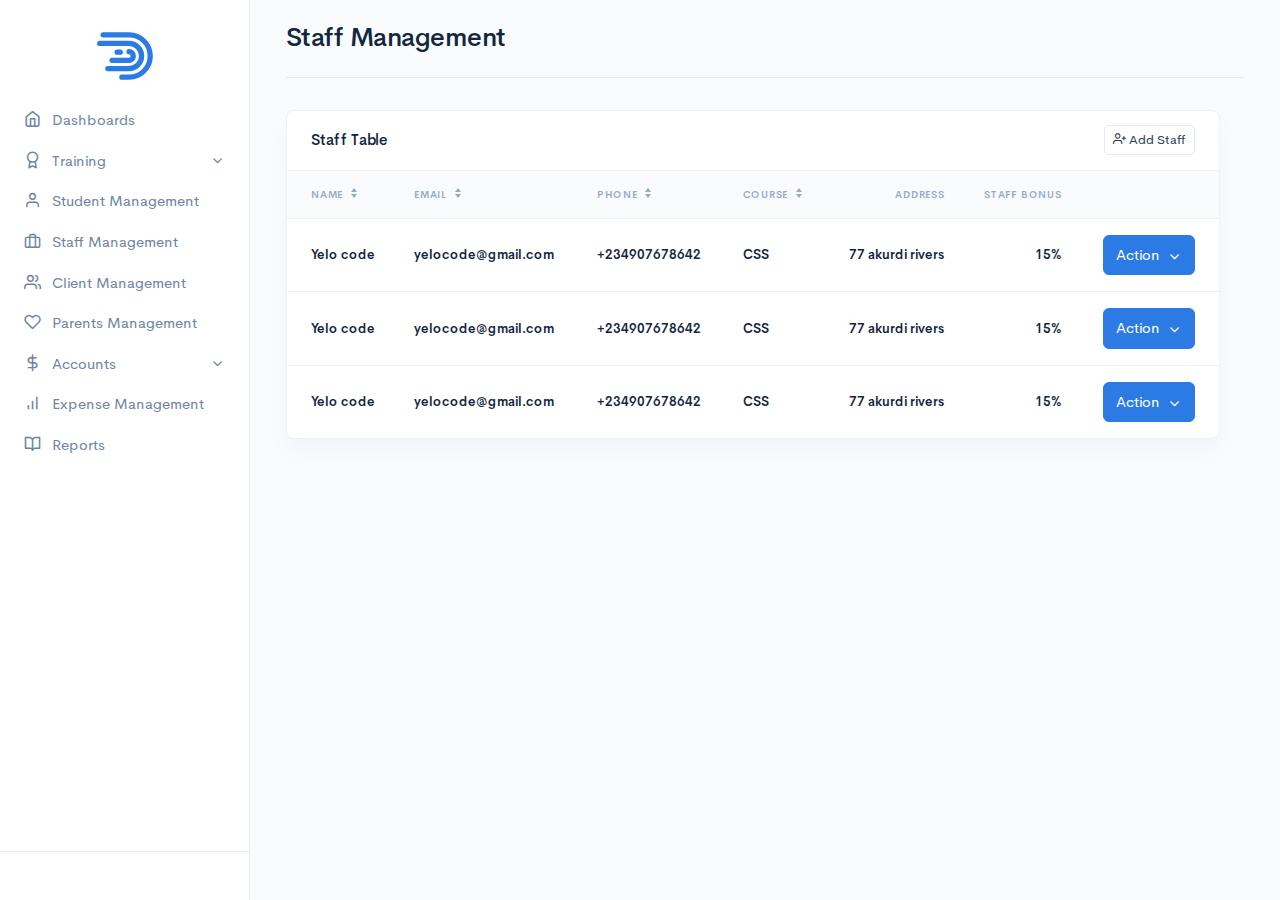
<file: staff_management.html>
<!DOCTYPE html>
<html lang="en">

<head>
  <meta charset="utf-8" />
  <meta name="viewport" content="width=device-width, initial-scale=1" />
  <meta name="description" content="A fully featured admin theme which can be used to build CRM, CMS, etc." />

  <!-- Favicon -->
  <link rel="shortcut icon" href="assets/favicon/favicon.ico" type="image/x-icon" />

  <!-- Map CSS -->
  <link rel="stylesheet" href="https://api.mapbox.com/mapbox-gl-js/v0.53.0/mapbox-gl.css" />

  <!-- Libs CSS -->
  <link rel="stylesheet" href="assets/css/libs.bundle.css" />

  <!-- Theme CSS -->
  <link rel="stylesheet" href="assets/css/theme.bundle.css" id="stylesheetLight" />
  <link rel="stylesheet" href="assets/css/theme-dark.bundle.css" id="stylesheetDark" />

  <style>
    body {
      display: none;
    }
  </style>

  <!-- Title -->
  <title>Dashkit</title>

  <!-- Global site tag (gtag.js) - Google Analytics -->
  <script async src="https://www.googletagmanager.com/gtag/js?id=UA-156446909-1"></script>
  <script>
    window.dataLayer = window.dataLayer || [];
    function gtag() {
      dataLayer.push(arguments);
    }
    gtag("js", new Date());
    gtag("config", "UA-156446909-1");
  </script>
</head>

<body>
  <!-- MODALS -->
  <!-- Modal: Members -->
  <div class="modal fade" id="modalMembers" tabindex="-1" role="dialog" aria-hidden="true">
    <div class="modal-dialog modal-dialog-centered" role="document">
      <div class="modal-content">
        <div class="modal-card card" data-list='{"valueNames": ["name"]}'>
          <div class="card-header">
            <!-- Title -->
            <h4 class="card-header-title" id="exampleModalCenterTitle">
              Add a member
            </h4>

            <!-- Close -->
            <button type="button" class="btn-close" data-bs-dismiss="modal" aria-label="Close"></button>
          </div>
          <div class="card-header">
            <!-- Form -->
            <form>
              <div class="input-group input-group-flush input-group-merge input-group-reverse">
                <input class="form-control list-search" type="search" placeholder="Search" />
                <div class="input-group-text">
                  <span class="fe fe-search"></span>
                </div>
              </div>
            </form>
          </div>
          <div class="card-body">
            <!-- List group -->
            <ul class="list-group list-group-flush list my-n3">
              <li class="list-group-item">
                <div class="row align-items-center">
                  <div class="col-auto">
                    <!-- Avatar -->
                    <a href="profile-posts.html" class="avatar">
                      <img src="assets/img/avatars/profiles/avatar-5.jpg" alt="..." class="avatar-img rounded-circle" />
                    </a>
                  </div>
                  <div class="col ms-n2">
                    <!-- Title -->
                    <h4 class="mb-1 name">
                      <a href="profile-posts.html">Miyah Myles</a>
                    </h4>

                    <!-- Time -->
                    <p class="small mb-0">
                      <span class="text-success">●</span> Online
                    </p>
                  </div>
                  <div class="col-auto">
                    <!-- Button -->
                    <a href="index.html#!" class="btn btn-sm btn-white">
                      Add
                    </a>
                  </div>
                </div>
                <!-- / .row -->
              </li>
              <li class="list-group-item">
                <div class="row align-items-center">
                  <div class="col-auto">
                    <!-- Avatar -->
                    <a href="profile-posts.html" class="avatar">
                      <img src="assets/img/avatars/profiles/avatar-6.jpg" alt="..." class="avatar-img rounded-circle" />
                    </a>
                  </div>
                  <div class="col ms-n2">
                    <!-- Title -->
                    <h4 class="mb-1 name">
                      <a href="profile-posts.html">Ryu Duke</a>
                    </h4>

                    <!-- Time -->
                    <p class="small mb-0">
                      <span class="text-success">●</span> Online
                    </p>
                  </div>
                  <div class="col-auto">
                    <!-- Button -->
                    <a href="index.html#!" class="btn btn-sm btn-white">
                      Add
                    </a>
                  </div>
                </div>
                <!-- / .row -->
              </li>
              <li class="list-group-item">
                <div class="row align-items-center">
                  <div class="col-auto">
                    <!-- Avatar -->
                    <a href="profile-posts.html" class="avatar">
                      <img src="assets/img/avatars/profiles/avatar-7.jpg" alt="..." class="avatar-img rounded-circle" />
                    </a>
                  </div>
                  <div class="col ms-n2">
                    <!-- Title -->
                    <h4 class="mb-1 name">
                      <a href="profile-posts.html">Glen Rouse</a>
                    </h4>

                    <!-- Time -->
                    <p class="small mb-0">
                      <span class="text-warning">●</span> Busy
                    </p>
                  </div>
                  <div class="col-auto">
                    <!-- Button -->
                    <a href="index.html#!" class="btn btn-sm btn-white">
                      Add
                    </a>
                  </div>
                </div>
                <!-- / .row -->
              </li>
              <li class="list-group-item">
                <div class="row align-items-center">
                  <div class="col-auto">
                    <!-- Avatar -->
                    <a href="profile-posts.html" class="avatar">
                      <img src="assets/img/avatars/profiles/avatar-8.jpg" alt="..." class="avatar-img rounded-circle" />
                    </a>
                  </div>
                  <div class="col ms-n2">
                    <!-- Title -->
                    <h4 class="mb-1 name">
                      <a href="profile-posts.html">Grace Gross</a>
                    </h4>

                    <!-- Time -->
                    <p class="small mb-0">
                      <span class="text-danger">●</span> Offline
                    </p>
                  </div>
                  <div class="col-auto">
                    <!-- Button -->
                    <a href="index.html#!" class="btn btn-sm btn-white">
                      Add
                    </a>
                  </div>
                </div>
                <!-- / .row -->
              </li>
            </ul>
          </div>
        </div>
      </div>
    </div>
  </div>

  <!-- Modal: Kanban task -->
  <div class="modal fade" id="modalKanbanTask" tabindex="-1" role="dialog" aria-hidden="true">
    <div class="modal-dialog" role="document">
      <div class="modal-content bg-lighter">
        <div class="modal-body">
          <!-- Header -->
          <div class="row">
            <div class="col">
              <!-- Prettitle -->
              <h6 class="text-uppercase text-muted mb-3">
                <a href="index.html#!" class="text-reset">How to Use Kanban</a>
              </h6>

              <!-- Title -->
              <h2 class="mb-2">Update Dashkit to include new components!</h2>

              <!-- Subtitle -->
              <p class="text-muted mb-0">
                This is a description of this task. Lorem ipsum dolor sit
                amet, consectetur adipiscing elit. Vestibulum magna nisi,
                ultrices ut pharetra eget.
              </p>
            </div>
            <div class="col-auto">
              <!-- Close -->
              <button type="button" class="btn-close" data-bs-dismiss="modal" aria-label="Close"></button>
            </div>
          </div>
          <!-- / .row -->

          <!-- Divider -->
          <hr class="my-4" />

          <!-- Buttons -->
          <div class="mb-4">
            <div class="row">
              <div class="col">
                <!-- Reaction -->
                <a href="index.html#!" class="btn btn-sm btn-white"> 😬 1 </a>
                <a href="index.html#!" class="btn btn-sm btn-white"> 👍 2 </a>
                <a href="index.html#!" class="btn btn-sm btn-white">
                  Add Reaction
                </a>
              </div>
              <div class="col-auto me-n3">
                <!-- Avatar group -->
                <div class="avatar-group d-none d-sm-flex">
                  <a href="profile-posts.html" class="avatar avatar-xs" data-bs-toggle="tooltip" title="Ab Hadley">
                    <img src="assets/img/avatars/profiles/avatar-2.jpg" alt="..." class="avatar-img rounded-circle" />
                  </a>
                  <a href="profile-posts.html" class="avatar avatar-xs" data-bs-toggle="tooltip" title="Adolfo Hess">
                    <img src="assets/img/avatars/profiles/avatar-3.jpg" alt="..." class="avatar-img rounded-circle" />
                  </a>
                  <a href="profile-posts.html" class="avatar avatar-xs" data-bs-toggle="tooltip" title="Daniela Dewitt">
                    <img src="assets/img/avatars/profiles/avatar-4.jpg" alt="..." class="avatar-img rounded-circle" />
                  </a>
                  <a href="profile-posts.html" class="avatar avatar-xs" data-bs-toggle="tooltip" title="Miyah Myles">
                    <img src="assets/img/avatars/profiles/avatar-5.jpg" alt="..." class="avatar-img rounded-circle" />
                  </a>
                </div>
              </div>
              <div class="col-auto">
                <!-- Button -->
                <a href="index.html#!" class="btn btn-sm btn-white">
                  Share
                </a>
              </div>
            </div>
            <!-- / .row -->
          </div>

          <!-- Card -->
          <div class="card">
            <div class="card-header">
              <!-- Title -->
              <h4 class="card-header-title">Files</h4>

              <!-- Button -->
              <a href="index.html#!" class="btn btn-sm btn-white">
                Add files
              </a>
            </div>
            <div class="card-body">
              <div class="list-group list-group-flush my-n3">
                <div class="list-group-item">
                  <div class="row align-items-center">
                    <div class="col-auto">
                      <!-- Avatar -->
                      <a href="project-overview.html" class="avatar">
                        <img src="assets/img/files/file-1.jpg" alt="..." class="avatar-img rounded" />
                      </a>
                    </div>
                    <div class="col ms-n2">
                      <!-- Title -->
                      <h4 class="mb-1">
                        <a href="project-overview.html">Launchday logo</a>
                      </h4>

                      <!-- Time -->
                      <p class="card-text small text-muted">1.5mb PNG Dave</p>
                    </div>
                    <div class="col-auto">
                      <!-- Dropdown -->
                      <div class="dropdown">
                        <a href="index.html#" class="dropdown-ellipses dropdown-toggle" role="button"
                          data-bs-toggle="dropdown" aria-haspopup="true" aria-expanded="false">
                          <i class="fe fe-more-vertical"></i>
                        </a>
                        <div class="dropdown-menu dropdown-menu-end">
                          <a href="index.html#!" class="dropdown-item">
                            Action
                          </a>
                          <a href="index.html#!" class="dropdown-item">
                            Another action
                          </a>
                          <a href="index.html#!" class="dropdown-item">
                            Something else here
                          </a>
                        </div>
                      </div>
                    </div>
                  </div>
                  <!-- / .row -->
                </div>
                <div class="list-group-item">
                  <div class="row align-items-center">
                    <div class="col-auto">
                      <!-- Avatar -->
                      <a href="project-overview.html" class="avatar">
                        <img src="assets/img/files/file-1.jpg" alt="..." class="avatar-img rounded" />
                      </a>
                    </div>
                    <div class="col ms-n2">
                      <!-- Title -->
                      <h4 class="mb-1">
                        <a href="project-overview.html">Launchday logo</a>
                      </h4>

                      <!-- Time -->
                      <p class="card-text small text-muted">1.5mb PNG Dave</p>
                    </div>
                    <div class="col-auto">
                      <!-- Dropdown -->
                      <div class="dropdown">
                        <a href="index.html#" class="dropdown-ellipses dropdown-toggle" role="button"
                          data-bs-toggle="dropdown" aria-haspopup="true" aria-expanded="false">
                          <i class="fe fe-more-vertical"></i>
                        </a>
                        <div class="dropdown-menu dropdown-menu-end">
                          <a href="index.html#!" class="dropdown-item">
                            Action
                          </a>
                          <a href="index.html#!" class="dropdown-item">
                            Another action
                          </a>
                          <a href="index.html#!" class="dropdown-item">
                            Something else here
                          </a>
                        </div>
                      </div>
                    </div>
                  </div>
                  <!-- / .row -->
                </div>
              </div>
            </div>
          </div>

          <!-- Card -->
          <div class="card">
            <div class="card-header">
              <div class="row">
                <div class="col-auto">
                  <!-- Avatar -->
                  <div class="avatar avatar-sm">
                    <img class="avatar-img rounded-circle" src="assets/img/avatars/profiles/avatar-1.jpg" alt="..." />
                  </div>
                </div>
                <div class="col ms-n2">
                  <!-- Form -->
                  <form class="mt-1">
                    <textarea class="form-control form-control-flush form-control" data-autosize rows="1"
                      placeholder="Leave a comment"></textarea>
                  </form>
                </div>
                <div class="col-auto align-self-end">
                  <!-- Icons -->
                  <div class="text-muted mb-2">
                    <a href="index.html#!" class="text-reset me-3">
                      <i class="fe fe-camera"></i>
                    </a>
                    <a href="index.html#!" class="text-reset me-3">
                      <i class="fe fe-paperclip"></i>
                    </a>
                    <a href="index.html#!" class="text-reset">
                      <i class="fe fe-mic"></i>
                    </a>
                  </div>
                </div>
              </div>
            </div>
            <div class="card-body">
              <!-- Comments -->
              <div class="comment mb-3">
                <div class="row">
                  <div class="col-auto">
                    <!-- Avatar -->
                    <a class="avatar avatar-sm" href="profile-posts.html">
                      <img src="assets/img/avatars/profiles/avatar-2.jpg" alt="..." class="avatar-img rounded-circle" />
                    </a>
                  </div>
                  <div class="col ms-n2">
                    <!-- Body -->
                    <div class="comment-body">
                      <div class="row">
                        <div class="col">
                          <!-- Title -->
                          <h5 class="comment-title">Ab Hadley</h5>
                        </div>
                        <div class="col-auto">
                          <!-- Time -->
                          <time class="comment-time"> 11:12 </time>
                        </div>
                      </div>
                      <!-- / .row -->

                      <!-- Text -->
                      <p class="comment-text">
                        Looking good Dianna! I like the image grid on the
                        left, but it feels like a lot to process and doesn't
                        really <em>show</em> me what the product does? I think
                        using a short looping video or something similar
                        demo'ing the product might be better?
                      </p>
                    </div>
                  </div>
                </div>
                <!-- / .row -->
              </div>
              <div class="comment">
                <div class="row">
                  <div class="col-auto">
                    <!-- Avatar -->
                    <a class="avatar avatar-sm" href="profile-posts.html">
                      <img src="assets/img/avatars/profiles/avatar-3.jpg" alt="..." class="avatar-img rounded-circle" />
                    </a>
                  </div>
                  <div class="col ms-n2">
                    <!-- Body -->
                    <div class="comment-body">
                      <div class="row">
                        <div class="col">
                          <!-- Title -->
                          <h5 class="comment-title">Adolfo Hess</h5>
                        </div>
                        <div class="col-auto">
                          <!-- Time -->
                          <time class="comment-time"> 11:12 </time>
                        </div>
                      </div>
                      <!-- / .row -->

                      <!-- Text -->
                      <p class="comment-text">
                        Any chance you're going to link the grid up to a
                        public gallery of sites built with Launchday?
                      </p>
                    </div>
                  </div>
                </div>
                <!-- / .row -->
              </div>
            </div>
          </div>

          <!-- Card -->
          <div class="card mb-0">
            <div class="card-header">
              <!-- Title -->
              <h4 class="card-header-title">Activity</h4>
            </div>
            <div class="card-body">
              <div class="list-group list-group-flush list-group-activity my-n3">
                <div class="list-group-item">
                  <div class="row">
                    <div class="col-auto">
                      <!-- Avatar -->
                      <div class="avatar avatar-sm">
                        <img class="avatar-img rounded-circle" src="assets/img/avatars/profiles/avatar-1.jpg"
                          alt="..." />
                      </div>
                    </div>
                    <div class="col ms-n2">
                      <!-- Heading -->
                      <h5 class="mb-1">Johnathan Goldstein</h5>

                      <!-- Text -->
                      <p class="small text-gray-700 mb-0">
                        Uploaded the files “Launchday Logo” and “Revisiting
                        the Past”.
                      </p>

                      <!-- Time -->
                      <small class="text-muted"> 2m ago </small>
                    </div>
                  </div>
                  <!-- / .row -->
                </div>
                <div class="list-group-item">
                  <div class="row">
                    <div class="col-auto">
                      <!-- Avatar -->
                      <div class="avatar avatar-sm">
                        <img class="avatar-img rounded-circle" src="assets/img/avatars/profiles/avatar-1.jpg"
                          alt="..." />
                      </div>
                    </div>
                    <div class="col ms-n2">
                      <!-- Heading -->
                      <h5 class="mb-1">Johnathan Goldstein</h5>

                      <!-- Text -->
                      <p class="small text-gray-700 mb-0">
                        Uploaded the files “Launchday Logo” and “Revisiting
                        the Past”.
                      </p>

                      <!-- Time -->
                      <small class="text-muted"> 2m ago </small>
                    </div>
                  </div>
                  <!-- / .row -->
                </div>
                <div class="list-group-item">
                  <div class="row">
                    <div class="col-auto">
                      <!-- Avatar -->
                      <div class="avatar avatar-sm">
                        <img class="avatar-img rounded-circle" src="assets/img/avatars/profiles/avatar-1.jpg"
                          alt="..." />
                      </div>
                    </div>
                    <div class="col ms-n2">
                      <!-- Heading -->
                      <h5 class="mb-1">Johnathan Goldstein</h5>

                      <!-- Text -->
                      <p class="small text-gray-700 mb-0">
                        Uploaded the files “Launchday Logo” and “Revisiting
                        the Past”.
                      </p>

                      <!-- Time -->
                      <small class="text-muted"> 2m ago </small>
                    </div>
                  </div>
                  <!-- / .row -->
                </div>
              </div>
            </div>
          </div>
        </div>
      </div>
    </div>
  </div>

  <!-- Modal: Kanban task empty -->
  <div class="modal fade" id="modalKanbanTaskEmpty" tabindex="-1" role="dialog" aria-hidden="true">
    <div class="modal-dialog" role="document">
      <div class="modal-content bg-lighter">
        <div class="modal-body">
          <!-- Header -->
          <div class="row">
            <div class="col">
              <!-- Prettitle -->
              <h6 class="text-uppercase text-muted mb-3">
                <a href="index.html#!" class="text-reset">How to Use Kanban</a>
              </h6>

              <!-- Title -->
              <h2 class="mb-2">Update Dashkit to include new components!</h2>

              <!-- Subtitle -->
              <textarea class="form-control form-control-flush form-control-auto" data-autosize rows="1"
                placeholder="Add a description..."></textarea>
            </div>
            <div class="col-auto">
              <!-- Close -->
              <button type="button" class="btn-close" data-bs-dismiss="modal" aria-label="Close"></button>
            </div>
          </div>
          <!-- / .row -->

          <!-- Divider -->
          <hr class="my-4" />

          <!-- Buttons -->
          <div class="mb-4">
            <div class="row">
              <div class="col">
                <!-- Button -->
                <a href="index.html#!" class="btn btn-sm btn-white">
                  Add Reaction
                </a>
              </div>
              <div class="col-auto">
                <!-- Button -->
                <a href="index.html#!" class="btn btn-sm btn-white">
                  Share
                </a>
              </div>
            </div>
            <!-- / .row -->
          </div>

          <!-- Card -->
          <div class="card">
            <div class="card-body">
              <div class="dropzone dropzone-multiple" data-dropzone='{"url": "https://"}'>
                <!-- Fallback -->
                <div class="fallback">
                  <div class="form-group">
                    <label class="form-label" for="customFileUpload">Choose file</label>
                    <input class="form-control" type="file" id="customFileUpload" multiple />
                  </div>
                </div>

                <!-- Preview -->
                <ul class="dz-preview dz-preview-multiple list-group list-group-lg list-group-flush">
                  <li class="list-group-item">
                    <div class="row align-items-center">
                      <div class="col-auto">
                        <!-- Image -->
                        <div class="avatar">
                          <img class="avatar-img rounded" src="data:image/svg+xml,%3csvg3c/svg%3e" alt="..."
                            data-dz-thumbnail />
                        </div>
                      </div>
                      <div class="col ms-n3">
                        <!-- Heading -->
                        <h4 class="mb-1" data-dz-name>...</h4>

                        <!-- Text -->
                        <small class="text-muted" data-dz-size></small>
                      </div>
                      <div class="col-auto">
                        <!-- Dropdown -->
                        <div class="dropdown">
                          <a href="index.html#" class="dropdown-ellipses dropdown-toggle" role="button"
                            data-bs-toggle="dropdown" aria-haspopup="true" aria-expanded="false">
                            <i class="fe fe-more-vertical"></i>
                          </a>
                          <div class="dropdown-menu dropdown-menu-end">
                            <a href="index.html#" class="dropdown-item" data-dz-remove>
                              Remove
                            </a>
                          </div>
                        </div>
                      </div>
                    </div>
                  </li>
                </ul>
              </div>
            </div>
          </div>

          <!-- Card -->
          <div class="card">
            <div class="card-body">
              <div class="row">
                <div class="col-auto">
                  <!-- Avatar -->
                  <div class="avatar avatar-sm">
                    <img class="avatar-img rounded-circle" src="assets/img/avatars/profiles/avatar-1.jpg" alt="..." />
                  </div>
                </div>
                <div class="col ms-n2">
                  <!-- Form -->
                  <form class="mt-1">
                    <textarea class="form-control form-control-flush" data-autosize rows="1"
                      placeholder="Leave a comment"></textarea>
                  </form>
                </div>
                <div class="col-auto align-self-end">
                  <!-- Icons -->
                  <div class="text-muted mb-2">
                    <a href="index.html#!" class="text-reset me-3">
                      <i class="fe fe-camera"></i>
                    </a>
                    <a href="index.html#!" class="text-reset me-3">
                      <i class="fe fe-paperclip"></i>
                    </a>
                    <a href="index.html#!" class="text-reset">
                      <i class="fe fe-mic"></i>
                    </a>
                  </div>
                </div>
              </div>
            </div>
          </div>
        </div>
      </div>
    </div>
  </div>

  <!-- OFFCANVAS -->
  <!-- Offcanvas: Demo -->
  <form class="offcanvas offcanvas-end" id="offcanvasDemo" tabindex="-1">
    <div class="offcanvas-body">
      <!-- Close -->
      <a class="btn-close" href="index.html#" data-bs-dismiss="offcanvas" aria-label="Close"></a>

      <!-- Image -->
      <div class="text-center">
        <img src="assets/img/illustrations/designer-life.svg" alt="..." class="img-fluid mb-3" />
      </div>

      <!-- Heading -->
      <h2 class="text-center mb-2">Make Dashkit Your Own</h2>

      <!-- Text -->
      <p class="text-center mb-4">
        Set preferences that will be cookied for your live preview
        demonstration.
      </p>

      <!-- Divider -->
      <hr class="mb-4" />

      <!-- Heading -->
      <h4 class="mb-1">Color Scheme</h4>

      <!-- Text -->
      <p class="small text-muted mb-3">Overall light or dark presentation.</p>

      <!-- Button group -->
      <div class="btn-group-toggle row gx-2 mb-4">
        <div class="col">
          <input class="btn-check" name="colorScheme" id="colorSchemeLight" type="radio" value="light" />
          <label class="btn w-100 btn-white" for="colorSchemeLight">
            <i class="fe fe-sun me-2"></i> Light Mode
          </label>
        </div>
        <div class="col">
          <input class="btn-check" name="colorScheme" id="colorSchemeDark" type="radio" value="dark" />
          <label class="btn w-100 btn-white" for="colorSchemeDark">
            <i class="fe fe-moon me-2"></i> Dark Mode
          </label>
        </div>
      </div>

      <!-- Heading -->
      <h4 class="mb-1">Navigation Position</h4>

      <!-- Text -->
      <p class="small text-muted mb-3">
        Select the primary navigation paradigm for your app.
      </p>

      <!-- Button group -->
      <div class="btn-group-toggle row gx-2 mb-4">
        <div class="col">
          <input class="btn-check" name="navPosition" id="navPositionSidenav" type="radio" value="sidenav" />
          <label class="btn w-100 btn-white" for="navPositionSidenav">
            Sidenav
          </label>
        </div>
        <div class="col">
          <input class="btn-check" name="navPosition" id="navPositionTopnav" type="radio" value="topnav" />
          <label class="btn w-100 btn-white" for="navPositionTopnav">
            Topnav
          </label>
        </div>
        <div class="col">
          <input class="btn-check" name="navPosition" id="navPositionCombo" type="radio" value="combo" />
          <label class="btn w-100 btn-white" for="navPositionCombo">
            Combo
          </label>
        </div>
      </div>

      <!-- Collapse -->
      <div id="sidebarSizeContainer">
        <!-- Heading -->
        <h4 class="mb-1">Sidenav Sizing</h4>

        <!-- Text -->
        <p class="small text-muted mb-3">
          Standard navigation sizing or minified icons with dropdowns.
        </p>

        <!-- Button group -->
        <div class="btn-group-toggle row gx-2 mb-4">
          <div class="col">
            <input class="btn-check" name="sidebarSize" id="sidebarSizeBase" type="radio" value="base" />
            <label class="btn w-100 btn-white" for="sidebarSizeBase">
              Fullsize
            </label>
          </div>
          <div class="col">
            <input class="btn-check" name="sidebarSize" id="sidebarSizeSmall" type="radio" value="small" />
            <label class="btn w-100 btn-white" for="sidebarSizeSmall">
              Icons
            </label>
          </div>
        </div>
      </div>

      <!-- Heading -->
      <h4 class="mb-1">Navigation Color</h4>

      <!-- Text -->
      <p class="small text-muted mb-3">
        Usually dictated by the color scheme, but can be overriden.
      </p>

      <!-- Button group -->
      <div class="btn-group-toggle row gx-2">
        <div class="col">
          <input class="btn-check" name="navColor" id="navColorDefault" type="radio" value="default" />
          <label class="btn w-100 btn-white" for="navColorDefault">
            Default
          </label>
        </div>
        <div class="col">
          <input class="btn-check" name="navColor" id="navColorInverted" type="radio" value="inverted" />
          <label class="btn w-100 btn-white" for="navColorInverted">
            Inverted
          </label>
        </div>
        <div class="col">
          <input class="btn-check" name="navColor" id="navColorVibrant" type="radio" value="vibrant" />
          <label class="btn w-100 btn-white" for="navColorVibrant">
            Vibrant
          </label>
        </div>
      </div>
    </div>
    <div class="offcanvas-header">
      <!-- Button -->
      <button type="submit" class="btn w-100 btn-primary mt-auto">
        Preview
      </button>
    </div>
  </form>

  <!-- Offcanvas: Search -->
  <div class="offcanvas offcanvas-start" id="sidebarOffcanvasSearch" tabindex="-1">
    <div class="offcanvas-body" data-list='{"valueNames": ["name"]}'>
      <!-- Form -->
      <form class="mb-4">
        <div class="input-group input-group-merge input-group-rounded input-group-reverse">
          <input class="form-control list-search" type="search" placeholder="Search" />
          <div class="input-group-text">
            <span class="fe fe-search"></span>
          </div>
        </div>
      </form>

      <!-- List group -->
      <div class="my-n3">
        <div class="list-group list-group-flush list-group-focus list">
          <a class="list-group-item" href="team-overview.html">
            <div class="row align-items-center">
              <div class="col-auto">
                <!-- Avatar -->
                <div class="avatar">
                  <img src="assets/img/avatars/teams/team-logo-1.jpg" alt="..." class="avatar-img rounded" />
                </div>
              </div>
              <div class="col ms-n2">
                <!-- Title -->
                <h4 class="text-body text-focus mb-1 name">Airbnb</h4>

                <!-- Time -->
                <p class="small text-muted mb-0">
                  <span class="fe fe-clock"></span>
                  <time datetime="2018-05-24">Updated 2hr ago</time>
                </p>
              </div>
            </div>
            <!-- / .row -->
          </a>
          <a class="list-group-item" href="team-overview.html">
            <div class="row align-items-center">
              <div class="col-auto">
                <!-- Avatar -->
                <div class="avatar">
                  <img src="assets/img/avatars/teams/team-logo-2.jpg" alt="..." class="avatar-img rounded" />
                </div>
              </div>
              <div class="col ms-n2">
                <!-- Title -->
                <h4 class="text-body text-focus mb-1 name">
                  Medium Corporation
                </h4>

                <!-- Time -->
                <p class="small text-muted mb-0">
                  <span class="fe fe-clock"></span>
                  <time datetime="2018-05-24">Updated 2hr ago</time>
                </p>
              </div>
            </div>
            <!-- / .row -->
          </a>
          <a class="list-group-item" href="project-overview.html">
            <div class="row align-items-center">
              <div class="col-auto">
                <!-- Avatar -->
                <div class="avatar avatar-4by3">
                  <img src="assets/img/avatars/projects/project-1.jpg" alt="..." class="avatar-img rounded" />
                </div>
              </div>
              <div class="col ms-n2">
                <!-- Title -->
                <h4 class="text-body text-focus mb-1 name">
                  Homepage Redesign
                </h4>

                <!-- Time -->
                <p class="small text-muted mb-0">
                  <span class="fe fe-clock"></span>
                  <time datetime="2018-05-24">Updated 4hr ago</time>
                </p>
              </div>
            </div>
            <!-- / .row -->
          </a>
          <a class="list-group-item" href="project-overview.html">
            <div class="row align-items-center">
              <div class="col-auto">
                <!-- Avatar -->
                <div class="avatar avatar-4by3">
                  <img src="assets/img/avatars/projects/project-2.jpg" alt="..." class="avatar-img rounded" />
                </div>
              </div>
              <div class="col ms-n2">
                <!-- Title -->
                <h4 class="text-body text-focus mb-1 name">Travels & Time</h4>

                <!-- Time -->
                <p class="small text-muted mb-0">
                  <span class="fe fe-clock"></span>
                  <time datetime="2018-05-24">Updated 4hr ago</time>
                </p>
              </div>
            </div>
            <!-- / .row -->
          </a>
          <a class="list-group-item" href="project-overview.html">
            <div class="row align-items-center">
              <div class="col-auto">
                <!-- Avatar -->
                <div class="avatar avatar-4by3">
                  <img src="assets/img/avatars/projects/project-3.jpg" alt="..." class="avatar-img rounded" />
                </div>
              </div>
              <div class="col ms-n2">
                <!-- Title -->
                <h4 class="text-body text-focus mb-1 name">
                  Safari Exploration
                </h4>

                <!-- Time -->
                <p class="small text-muted mb-0">
                  <span class="fe fe-clock"></span>
                  <time datetime="2018-05-24">Updated 4hr ago</time>
                </p>
              </div>
            </div>
            <!-- / .row -->
          </a>
          <a class="list-group-item" href="profile-posts.html">
            <div class="row align-items-center">
              <div class="col-auto">
                <!-- Avatar -->
                <div class="avatar">
                  <img src="assets/img/avatars/profiles/avatar-1.jpg" alt="..." class="avatar-img rounded-circle" />
                </div>
              </div>
              <div class="col ms-n2">
                <!-- Title -->
                <h4 class="text-body text-focus mb-1 name">Dianna Smiley</h4>

                <!-- Status -->
                <p class="text-body small mb-0">
                  <span class="text-success">●</span> Online
                </p>
              </div>
            </div>
            <!-- / .row -->
          </a>
          <a class="list-group-item" href="profile-posts.html">
            <div class="row align-items-center">
              <div class="col-auto">
                <!-- Avatar -->
                <div class="avatar">
                  <img src="assets/img/avatars/profiles/avatar-2.jpg" alt="..." class="avatar-img rounded-circle" />
                </div>
              </div>
              <div class="col ms-n2">
                <!-- Title -->
                <h4 class="text-body text-focus mb-1 name">Ab Hadley</h4>

                <!-- Status -->
                <p class="text-body small mb-0">
                  <span class="text-danger">●</span> Offline
                </p>
              </div>
            </div>
            <!-- / .row -->
          </a>
        </div>
      </div>
    </div>
  </div>

  <!-- Offcanvas: Activity -->
  <div class="offcanvas offcanvas-start" id="sidebarOffcanvasActivity" tabindex="-1">
    <div class="offcanvas-header">
      <!-- Title -->
      <h4 class="offcanvas-title">Notifications</h4>

      <!-- Navs -->
      <ul class="nav nav-tabs nav-tabs-sm modal-header-tabs">
        <li class="nav-item">
          <a class="nav-link active" data-bs-toggle="tab" href="index.html#modalActivityAction">Action</a>
        </li>
        <li class="nav-item">
          <a class="nav-link" data-bs-toggle="tab" href="index.html#modalActivityUser">User</a>
        </li>
      </ul>
    </div>
    <div class="offcanvas-body">
      <div class="tab-content">
        <div class="tab-pane fade show active" id="modalActivityAction">
          <!-- List group -->
          <div class="list-group list-group-flush list-group-activity my-n3">
            <a class="list-group-item text-reset" href="index.html#!">
              <div class="row">
                <div class="col-auto">
                  <!-- Avatar -->
                  <div class="avatar avatar-sm">
                    <div class="avatar-title fs-lg bg-primary-soft rounded-circle text-primary">
                      <i class="fe fe-mail"></i>
                    </div>
                  </div>
                </div>
                <div class="col ms-n2">
                  <!-- Heading -->
                  <h5 class="mb-1">Launchday 1.4.0 update email sent</h5>

                  <!-- Text -->
                  <p class="small text-gray-700 mb-0">
                    Sent to all 1,851 subscribers over a 24 hour period
                  </p>

                  <!-- Time -->
                  <small class="text-muted"> 2m ago </small>
                </div>
              </div>
              <!-- / .row -->
            </a>
            <a class="list-group-item text-reset" href="index.html#!">
              <div class="row">
                <div class="col-auto">
                  <!-- Avatar -->
                  <div class="avatar avatar-sm">
                    <div class="avatar-title fs-lg bg-primary-soft rounded-circle text-primary">
                      <i class="fe fe-archive"></i>
                    </div>
                  </div>
                </div>
                <div class="col ms-n2">
                  <!-- Heading -->
                  <h5 class="mb-1">New project "Goodkit" created</h5>

                  <!-- Text -->
                  <p class="small text-gray-700 mb-0">
                    Looks like there might be a new theme soon.
                  </p>

                  <!-- Time -->
                  <small class="text-muted"> 2h ago </small>
                </div>
              </div>
              <!-- / .row -->
            </a>
            <a class="list-group-item text-reset" href="index.html#!">
              <div class="row">
                <div class="col-auto">
                  <!-- Avatar -->
                  <div class="avatar avatar-sm">
                    <div class="avatar-title fs-lg bg-primary-soft rounded-circle text-primary">
                      <i class="fe fe-code"></i>
                    </div>
                  </div>
                </div>
                <div class="col ms-n2">
                  <!-- Heading -->
                  <h5 class="mb-1">Dashkit 1.5.0 was deployed.</h5>

                  <!-- Text -->
                  <p class="small text-gray-700 mb-0">
                    A successful to deploy to production was executed.
                  </p>

                  <!-- Time -->
                  <small class="text-muted"> 2m ago </small>
                </div>
              </div>
              <!-- / .row -->
            </a>
            <a class="list-group-item text-reset" href="index.html#!">
              <div class="row">
                <div class="col-auto">
                  <!-- Avatar -->
                  <div class="avatar avatar-sm">
                    <div class="avatar-title fs-lg bg-primary-soft rounded-circle text-primary">
                      <i class="fe fe-git-branch"></i>
                    </div>
                  </div>
                </div>
                <div class="col ms-n2">
                  <!-- Heading -->
                  <h5 class="mb-1">
                    "Update Dependencies" branch was created.
                  </h5>

                  <!-- Text -->
                  <p class="small text-gray-700 mb-0">
                    This branch was created off of the "master" branch.
                  </p>

                  <!-- Time -->
                  <small class="text-muted"> 2m ago </small>
                </div>
              </div>
              <!-- / .row -->
            </a>
            <a class="list-group-item text-reset" href="index.html#!">
              <div class="row">
                <div class="col-auto">
                  <!-- Avatar -->
                  <div class="avatar avatar-sm">
                    <div class="avatar-title fs-lg bg-primary-soft rounded-circle text-primary">
                      <i class="fe fe-mail"></i>
                    </div>
                  </div>
                </div>
                <div class="col ms-n2">
                  <!-- Heading -->
                  <h5 class="mb-1">Launchday 1.4.0 update email sent</h5>

                  <!-- Text -->
                  <p class="small text-gray-700 mb-0">
                    Sent to all 1,851 subscribers over a 24 hour period
                  </p>

                  <!-- Time -->
                  <small class="text-muted"> 2m ago </small>
                </div>
              </div>
              <!-- / .row -->
            </a>
            <a class="list-group-item text-reset" href="index.html#!">
              <div class="row">
                <div class="col-auto">
                  <!-- Avatar -->
                  <div class="avatar avatar-sm">
                    <div class="avatar-title fs-lg bg-primary-soft rounded-circle text-primary">
                      <i class="fe fe-archive"></i>
                    </div>
                  </div>
                </div>
                <div class="col ms-n2">
                  <!-- Heading -->
                  <h5 class="mb-1">New project "Goodkit" created</h5>

                  <!-- Text -->
                  <p class="small text-gray-700 mb-0">
                    Looks like there might be a new theme soon.
                  </p>

                  <!-- Time -->
                  <small class="text-muted"> 2h ago </small>
                </div>
              </div>
              <!-- / .row -->
            </a>
            <a class="list-group-item text-reset" href="index.html#!">
              <div class="row">
                <div class="col-auto">
                  <!-- Avatar -->
                  <div class="avatar avatar-sm">
                    <div class="avatar-title fs-lg bg-primary-soft rounded-circle text-primary">
                      <i class="fe fe-code"></i>
                    </div>
                  </div>
                </div>
                <div class="col ms-n2">
                  <!-- Heading -->
                  <h5 class="mb-1">Dashkit 1.5.0 was deployed.</h5>

                  <!-- Text -->
                  <p class="small text-gray-700 mb-0">
                    A successful to deploy to production was executed.
                  </p>

                  <!-- Time -->
                  <small class="text-muted"> 2m ago </small>
                </div>
              </div>
              <!-- / .row -->
            </a>
            <a class="list-group-item text-reset" href="index.html#!">
              <div class="row">
                <div class="col-auto">
                  <!-- Avatar -->
                  <div class="avatar avatar-sm">
                    <div class="avatar-title fs-lg bg-primary-soft rounded-circle text-primary">
                      <i class="fe fe-git-branch"></i>
                    </div>
                  </div>
                </div>
                <div class="col ms-n2">
                  <!-- Heading -->
                  <h5 class="mb-1">
                    "Update Dependencies" branch was created.
                  </h5>

                  <!-- Text -->
                  <p class="small text-gray-700 mb-0">
                    This branch was created off of the "master" branch.
                  </p>

                  <!-- Time -->
                  <small class="text-muted"> 2m ago </small>
                </div>
              </div>
              <!-- / .row -->
            </a>
            <a class="list-group-item text-reset" href="index.html#!">
              <div class="row">
                <div class="col-auto">
                  <!-- Avatar -->
                  <div class="avatar avatar-sm">
                    <div class="avatar-title fs-lg bg-primary-soft rounded-circle text-primary">
                      <i class="fe fe-mail"></i>
                    </div>
                  </div>
                </div>
                <div class="col ms-n2">
                  <!-- Heading -->
                  <h5 class="mb-1">Launchday 1.4.0 update email sent</h5>

                  <!-- Text -->
                  <p class="small text-gray-700 mb-0">
                    Sent to all 1,851 subscribers over a 24 hour period
                  </p>

                  <!-- Time -->
                  <small class="text-muted"> 2m ago </small>
                </div>
              </div>
              <!-- / .row -->
            </a>
            <a class="list-group-item text-reset" href="index.html#!">
              <div class="row">
                <div class="col-auto">
                  <!-- Avatar -->
                  <div class="avatar avatar-sm">
                    <div class="avatar-title fs-lg bg-primary-soft rounded-circle text-primary">
                      <i class="fe fe-archive"></i>
                    </div>
                  </div>
                </div>
                <div class="col ms-n2">
                  <!-- Heading -->
                  <h5 class="mb-1">New project "Goodkit" created</h5>

                  <!-- Text -->
                  <p class="small text-gray-700 mb-0">
                    Looks like there might be a new theme soon.
                  </p>

                  <!-- Time -->
                  <small class="text-muted"> 2h ago </small>
                </div>
              </div>
              <!-- / .row -->
            </a>
            <a class="list-group-item text-reset" href="index.html#!">
              <div class="row">
                <div class="col-auto">
                  <!-- Avatar -->
                  <div class="avatar avatar-sm">
                    <div class="avatar-title fs-lg bg-primary-soft rounded-circle text-primary">
                      <i class="fe fe-code"></i>
                    </div>
                  </div>
                </div>
                <div class="col ms-n2">
                  <!-- Heading -->
                  <h5 class="mb-1">Dashkit 1.5.0 was deployed.</h5>

                  <!-- Text -->
                  <p class="small text-gray-700 mb-0">
                    A successful to deploy to production was executed.
                  </p>

                  <!-- Time -->
                  <small class="text-muted"> 2m ago </small>
                </div>
              </div>
              <!-- / .row -->
            </a>
            <a class="list-group-item text-reset" href="index.html#!">
              <div class="row">
                <div class="col-auto">
                  <!-- Avatar -->
                  <div class="avatar avatar-sm">
                    <div class="avatar-title fs-lg bg-primary-soft rounded-circle text-primary">
                      <i class="fe fe-git-branch"></i>
                    </div>
                  </div>
                </div>
                <div class="col ms-n2">
                  <!-- Heading -->
                  <h5 class="mb-1">
                    "Update Dependencies" branch was created.
                  </h5>

                  <!-- Text -->
                  <p class="small text-gray-700 mb-0">
                    This branch was created off of the "master" branch.
                  </p>

                  <!-- Time -->
                  <small class="text-muted"> 2m ago </small>
                </div>
              </div>
              <!-- / .row -->
            </a>
          </div>
        </div>
        <div class="tab-pane fade" id="modalActivityUser">
          <!-- List group -->
          <div class="list-group list-group-flush list-group-activity my-n3">
            <a class="list-group-item text-reset" href="index.html#!">
              <div class="row">
                <div class="col-auto">
                  <!-- Avatar -->
                  <div class="avatar avatar-sm avatar-online">
                    <img class="avatar-img rounded-circle" src="assets/img/avatars/profiles/avatar-1.jpg" alt="..." />
                  </div>
                </div>
                <div class="col ms-n2">
                  <!-- Heading -->
                  <h5 class="mb-1">Dianna Smiley</h5>

                  <!-- Text -->
                  <p class="small text-gray-700 mb-0">
                    Uploaded the files "Launchday Logo" and "New Design".
                  </p>

                  <!-- Time -->
                  <small class="text-muted"> 2m ago </small>
                </div>
              </div>
              <!-- / .row -->
            </a>
            <a class="list-group-item text-reset" href="index.html#!">
              <div class="row">
                <div class="col-auto">
                  <!-- Avatar -->
                  <div class="avatar avatar-sm avatar-online">
                    <img class="avatar-img rounded-circle" src="assets/img/avatars/profiles/avatar-2.jpg" alt="..." />
                  </div>
                </div>
                <div class="col ms-n2">
                  <!-- Heading -->
                  <h5 class="mb-1">Ab Hadley</h5>

                  <!-- Text -->
                  <p class="small text-gray-700 mb-0">
                    Shared the "Why Dashkit?" post with 124 subscribers.
                  </p>

                  <!-- Time -->
                  <small class="text-muted"> 1h ago </small>
                </div>
              </div>
              <!-- / .row -->
            </a>
            <a class="list-group-item text-reset" href="index.html#!">
              <div class="row">
                <div class="col-auto">
                  <!-- Avatar -->
                  <div class="avatar avatar-sm avatar-offline">
                    <img class="avatar-img rounded-circle" src="assets/img/avatars/profiles/avatar-3.jpg" alt="..." />
                  </div>
                </div>
                <div class="col ms-n2">
                  <!-- Heading -->
                  <h5 class="mb-1">Adolfo Hess</h5>

                  <!-- Text -->
                  <p class="small text-gray-700 mb-0">
                    Exported sales data from Launchday's subscriber data.
                  </p>

                  <!-- Time -->
                  <small class="text-muted"> 3h ago </small>
                </div>
              </div>
              <!-- / .row -->
            </a>
            <a class="list-group-item text-reset" href="index.html#!">
              <div class="row">
                <div class="col-auto">
                  <!-- Avatar -->
                  <div class="avatar avatar-sm avatar-online">
                    <img class="avatar-img rounded-circle" src="assets/img/avatars/profiles/avatar-1.jpg" alt="..." />
                  </div>
                </div>
                <div class="col ms-n2">
                  <!-- Heading -->
                  <h5 class="mb-1">Dianna Smiley</h5>

                  <!-- Text -->
                  <p class="small text-gray-700 mb-0">
                    Uploaded the files "Launchday Logo" and "New Design".
                  </p>

                  <!-- Time -->
                  <small class="text-muted"> 2m ago </small>
                </div>
              </div>
              <!-- / .row -->
            </a>
            <a class="list-group-item text-reset" href="index.html#!">
              <div class="row">
                <div class="col-auto">
                  <!-- Avatar -->
                  <div class="avatar avatar-sm avatar-online">
                    <img class="avatar-img rounded-circle" src="assets/img/avatars/profiles/avatar-2.jpg" alt="..." />
                  </div>
                </div>
                <div class="col ms-n2">
                  <!-- Heading -->
                  <h5 class="mb-1">Ab Hadley</h5>

                  <!-- Text -->
                  <p class="small text-gray-700 mb-0">
                    Shared the "Why Dashkit?" post with 124 subscribers.
                  </p>

                  <!-- Time -->
                  <small class="text-muted"> 1h ago </small>
                </div>
              </div>
              <!-- / .row -->
            </a>
            <a class="list-group-item text-reset" href="index.html#!">
              <div class="row">
                <div class="col-auto">
                  <!-- Avatar -->
                  <div class="avatar avatar-sm avatar-offline">
                    <img class="avatar-img rounded-circle" src="assets/img/avatars/profiles/avatar-3.jpg" alt="..." />
                  </div>
                </div>
                <div class="col ms-n2">
                  <!-- Heading -->
                  <h5 class="mb-1">Adolfo Hess</h5>

                  <!-- Text -->
                  <p class="small text-gray-700 mb-0">
                    Exported sales data from Launchday's subscriber data.
                  </p>

                  <!-- Time -->
                  <small class="text-muted"> 3h ago </small>
                </div>
              </div>
              <!-- / .row -->
            </a>
            <a class="list-group-item text-reset" href="index.html#!">
              <div class="row">
                <div class="col-auto">
                  <!-- Avatar -->
                  <div class="avatar avatar-sm avatar-online">
                    <img class="avatar-img rounded-circle" src="assets/img/avatars/profiles/avatar-1.jpg" alt="..." />
                  </div>
                </div>
                <div class="col ms-n2">
                  <!-- Heading -->
                  <h5 class="mb-1">Dianna Smiley</h5>

                  <!-- Text -->
                  <p class="small text-gray-700 mb-0">
                    Uploaded the files "Launchday Logo" and "New Design".
                  </p>

                  <!-- Time -->
                  <small class="text-muted"> 2m ago </small>
                </div>
              </div>
              <!-- / .row -->
            </a>
            <a class="list-group-item text-reset" href="index.html#!">
              <div class="row">
                <div class="col-auto">
                  <!-- Avatar -->
                  <div class="avatar avatar-sm avatar-online">
                    <img class="avatar-img rounded-circle" src="assets/img/avatars/profiles/avatar-2.jpg" alt="..." />
                  </div>
                </div>
                <div class="col ms-n2">
                  <!-- Heading -->
                  <h5 class="mb-1">Ab Hadley</h5>

                  <!-- Text -->
                  <p class="small text-gray-700 mb-0">
                    Shared the "Why Dashkit?" post with 124 subscribers.
                  </p>

                  <!-- Time -->
                  <small class="text-muted"> 1h ago </small>
                </div>
              </div>
              <!-- / .row -->
            </a>
            <a class="list-group-item text-reset" href="index.html#!">
              <div class="row">
                <div class="col-auto">
                  <!-- Avatar -->
                  <div class="avatar avatar-sm avatar-offline">
                    <img class="avatar-img rounded-circle" src="assets/img/avatars/profiles/avatar-3.jpg" alt="..." />
                  </div>
                </div>
                <div class="col ms-n2">
                  <!-- Heading -->
                  <h5 class="mb-1">Adolfo Hess</h5>

                  <!-- Text -->
                  <p class="small text-gray-700 mb-0">
                    Exported sales data from Launchday's subscriber data.
                  </p>

                  <!-- Time -->
                  <small class="text-muted"> 3h ago </small>
                </div>
              </div>
              <!-- / .row -->
            </a>
            <a class="list-group-item text-reset" href="index.html#!">
              <div class="row">
                <div class="col-auto">
                  <!-- Avatar -->
                  <div class="avatar avatar-sm avatar-online">
                    <img class="avatar-img rounded-circle" src="assets/img/avatars/profiles/avatar-1.jpg" alt="..." />
                  </div>
                </div>
                <div class="col ms-n2">
                  <!-- Heading -->
                  <h5 class="mb-1">Dianna Smiley</h5>

                  <!-- Text -->
                  <p class="small text-gray-700 mb-0">
                    Uploaded the files "Launchday Logo" and "New Design".
                  </p>

                  <!-- Time -->
                  <small class="text-muted"> 2m ago </small>
                </div>
              </div>
              <!-- / .row -->
            </a>
            <a class="list-group-item text-reset" href="index.html#!">
              <div class="row">
                <div class="col-auto">
                  <!-- Avatar -->
                  <div class="avatar avatar-sm avatar-online">
                    <img class="avatar-img rounded-circle" src="assets/img/avatars/profiles/avatar-2.jpg" alt="..." />
                  </div>
                </div>
                <div class="col ms-n2">
                  <!-- Heading -->
                  <h5 class="mb-1">Ab Hadley</h5>

                  <!-- Text -->
                  <p class="small text-gray-700 mb-0">
                    Shared the "Why Dashkit?" post with 124 subscribers.
                  </p>

                  <!-- Time -->
                  <small class="text-muted"> 1h ago </small>
                </div>
              </div>
              <!-- / .row -->
            </a>
            <a class="list-group-item text-reset" href="index.html#!">
              <div class="row">
                <div class="col-auto">
                  <!-- Avatar -->
                  <div class="avatar avatar-sm avatar-offline">
                    <img class="avatar-img rounded-circle" src="assets/img/avatars/profiles/avatar-3.jpg" alt="..." />
                  </div>
                </div>
                <div class="col ms-n2">
                  <!-- Heading -->
                  <h5 class="mb-1">Adolfo Hess</h5>

                  <!-- Text -->
                  <p class="small text-gray-700 mb-0">
                    Exported sales data from Launchday's subscriber data.
                  </p>

                  <!-- Time -->
                  <small class="text-muted"> 3h ago </small>
                </div>
              </div>
              <!-- / .row -->
            </a>
          </div>
        </div>
      </div>
    </div>
  </div>

  <!-- NAVIGATION -->
  <nav class="navbar navbar-vertical fixed-start navbar-expand-md" id="sidebar">
    <div class="container-fluid">
      <!-- Toggler -->
      <button class="navbar-toggler" type="button" data-bs-toggle="collapse" data-bs-target="#sidebarCollapse"
        aria-controls="sidebarCollapse" aria-expanded="false" aria-label="Toggle navigation">
        <span class="navbar-toggler-icon"></span>
      </button>

      <!-- Brand -->
      <a class="navbar-brand" href="index.html">
        <img src="assets/img/logo.svg" class="navbar-brand-img mx-auto" alt="..." />
      </a>

      <!-- User (xs) -->
      <div class="navbar-user d-md-none">
        <!-- Dropdown -->
        <div class="dropdown">
          <!-- Toggle -->
          <a href="index.html#" id="sidebarIcon" class="dropdown-toggle" role="button" data-bs-toggle="dropdown"
            aria-haspopup="true" aria-expanded="false">
            <div class="avatar avatar-sm avatar-online">
              <img src="assets/img/avatars/profiles/avatar-1.jpg" class="avatar-img rounded-circle" alt="..." />
            </div>
          </a>

          <!-- Menu -->
          <div class="dropdown-menu dropdown-menu-end" aria-labelledby="sidebarIcon">
            <a href="profile-posts.html" class="dropdown-item">Profile</a>
            <a href="account-general.html" class="dropdown-item">Settings</a>
            <hr class="dropdown-divider" />
            <a href="sign-in.html" class="dropdown-item">Logout</a>
          </div>
        </div>
      </div>

      <!-- Collapse -->
      <div class="collapse navbar-collapse" id="sidebarCollapse">
        <!-- Form -->
        <form class="mt-4 mb-3 d-md-none">
          <div class="input-group input-group-rounded input-group-merge input-group-reverse">
            <input class="form-control" type="search" placeholder="Search" aria-label="Search" />
            <div class="input-group-text">
              <span class="fe fe-search"></span>
            </div>
          </div>
        </form>

        <!-- Navigation -->
        <ul class="navbar-nav">
          <li class="nav-item">
            <a class="nav-link" href="index.html#sidebarDashboards">
              <i class="fe fe-home"></i> Dashboards
            </a>
          </li>
          <li class="nav-item">
            <a class="nav-link" href="index.html#sidebarPages" data-bs-toggle="collapse" role="button"
              aria-expanded="false" aria-controls="sidebarPages">
              <i class="fe fe-award"></i> Training
            </a>
            <div class="collapse" id="sidebarPages">
              <ul class="nav nav-sm flex-column">
                <li class="nav-item">
                  <a href="#" class="nav-link">
                    Completed
                  </a>
                </li>
                <li class="nav-item">
                  <a href="#" class="nav-link">
                    In Progress
                  </a>
                </li>
                <a href="#" class="nav-link">
                  Dropout
                </a>
          </li>
        </ul>
      </div>
      </li>
      <li class="nav-item">
        <a class="nav-link" href="student_management.html">
          <i class="fe fe-user"></i> Student Management
        </a>
      </li>
      <li class="nav-item">
        <a class="nav-link" href="staff_management.html">
          <i class="fe fe-briefcase"></i> Staff Management
        </a>
      </li>
      <li class="nav-item">
        <a class="nav-link" href="client_management.html">
          <i class="fe fe-users"></i> Client Management
        </a>
      </li>
      </ul>

      <!-- Navigation -->
      <ul class="navbar-nav mb-md-4">
        <li class="nav-item">
          <a class="nav-link" href="parent_management.html">
            <i class="fe fe-heart"></i> Parents Management
          </a>
        </li>
        <li class="nav-item">
          <a class="nav-link" href="index.html#accounts" data-bs-toggle="collapse" role="button" aria-expanded="false"
            aria-controls="accounts">
            <i class="fe fe-dollar-sign"></i> Accounts
          </a>
          <div class="collapse" id="accounts">
            <ul class="nav nav-sm flex-column">
              <li>
                <a href="docs/components.html#alerts" class="nav-link">
                  Wallet
                </a>
              </li>
              <li>
                <a href="docs/components.html#autosize" class="nav-link">
                  Banks
                </a>
              </li>
              <li>
                <a href="docs/components.html#avatars" class="nav-link">
                  Expnese Handling
                </a>
              </li>
              <li>
                <a href="docs/components.html#badges" class="nav-link">
                  Profit & Loss
                </a>
              </li>
              <li>
                <a href="docs/components.html#breadcrumb" class="nav-link">
                  Expenses
                </a>
              </li>
              <li>
            </ul>
          </div>
        </li>
        <li class="nav-item">
          <a class="nav-link" href="expense_management.html">
            <i class="fe fe-bar-chart"></i> Expense Management
          </a>
        </li>
        <li class="nav-item">
          <a class="nav-link" href="#">
            <i class="fe fe-book-open"></i> Reports
          </a>
        </li>
      </ul>

      <!-- Push content down -->
      <div class="mt-auto"></div>

      <!-- User (md) -->
      <div class="navbar-user d-none d-md-flex" id="sidebarUser">
        <!-- Icon -->
        <a class="navbar-user-link" href="index.html#sidebarOffcanvasActivity">
          <span>
            <a href="#"></a>
          </span>
        </a>

        <!-- Dropup -->
      </div>
    </div>
    <!-- / .navbar-collapse -->
    </div>
  </nav>
  <nav class="navbar navbar-vertical navbar-vertical-sm fixed-start navbar-expand-md" id="sidebarSmall">
    <div class="container-fluid">
      <!-- Toggler -->
      <button class="navbar-toggler" type="button" data-bs-toggle="collapse" data-bs-target="#sidebarSmallCollapse"
        aria-controls="sidebarSmallCollapse" aria-expanded="false" aria-label="Toggle navigation">
        <span class="navbar-toggler-icon"></span>
      </button>

      <!-- Brand -->
      <a class="navbar-brand" href="index.html">
        <img src="assets/img/logo.svg" class="navbar-brand-img mx-auto" alt="..." />
      </a>

      <!-- User (xs) -->
      <div class="navbar-user d-md-none">
        <!-- Dropdown -->
        <div class="dropdown">
          <!-- Toggle -->
          <a href="index.html#" id="sidebarSmallIcon" class="dropdown-toggle" role="button" data-bs-toggle="dropdown"
            aria-haspopup="true" aria-expanded="false">
            <div class="avatar avatar-sm avatar-online">
              <img src="assets/img/avatars/profiles/avatar-1.jpg" class="avatar-img rounded-circle" alt="..." />
            </div>
          </a>

          <!-- Menu -->
          <div class="dropdown-menu dropdown-menu-end" aria-labelledby="sidebarSmallIcon">
            <a href="profile-posts.html" class="dropdown-item">Profile</a>
            <a href="account-general.html" class="dropdown-item">Settings</a>
            <hr class="dropdown-divider" />
            <a href="sign-in.html" class="dropdown-item">Logout</a>
          </div>
        </div>
      </div>

      <!-- Collapse -->
      <div class="collapse navbar-collapse" id="sidebarSmallCollapse">
        <!-- Form -->
        <form class="mt-4 mb-3 d-md-none">
          <div class="input-group input-group-rounded input-group-merge input-group-reverse">
            <input class="form-control" type="search" placeholder="Search" aria-label="Search" />
            <div class="input-group-text">
              <span class="fe fe-search"></span>
            </div>
          </div>
        </form>

        <!-- Divider -->
        <hr class="navbar-divider d-none d-md-block mt-0 mb-3" />

        <!-- Navigation -->
        <ul class="navbar-nav">
          <li class="nav-item dropend">
            <a class="nav-link dropdown-toggle active" id="sidebarSmallDashboards" href="index.html#"
              data-bs-toggle="dropdown" role="button" aria-haspopup="true" aria-expanded="true" title="Dashboards">
              <i class="fe fe-home"></i>
              <span class="d-md-none">Dashboards</span>
            </a>
            <ul class="dropdown-menu" aria-labelledby="sidebarSmallDashboards">
              <li class="dropdown-header d-none d-md-block">
                <h6 class="text-uppercase mb-0">Dashboards</h6>
              </li>
              <li>
                <a href="index.html" class="dropdown-item active">
                  Default
                </a>
              </li>
              <li>
                <a href="dashboard-project-management.html" class="dropdown-item">
                  Project Management
                </a>
              </li>
              <li>
                <a href="dashboard-ecommerce.html" class="dropdown-item">
                  E-Commerce
                </a>
              </li>
            </ul>
          </li>
          <li class="nav-item dropend">
            <a class="nav-link dropdown-toggle" id="sidebarSmallPages" href="index.html#" data-bs-toggle="dropdown"
              data-bs-auto-close="outside" role="button" aria-haspopup="true" aria-expanded="false">
              <i class="fe fe-file"></i> <span class="d-md-none">Pages</span>
            </a>
            <ul class="dropdown-menu" aria-labelledby="sidebarSmallPages">
              <li class="dropdown-header d-none d-md-block">
                <h6 class="text-uppercase mb-0">Pages</h6>
              </li>
              <li class="dropend">
                <a class="dropdown-item dropdown-toggle" href="index.html#" id="sidebarSmallAccount" role="button"
                  data-bs-toggle="dropdown" aria-haspopup="true" aria-expanded="false">
                  Account
                </a>
                <div class="dropdown-menu" aria-labelledby="sidebarSmallAccount">
                  <a class="dropdown-item" href="account-general.html">
                    General
                  </a>
                  <a class="dropdown-item" href="account-billing.html">
                    Billing
                  </a>
                  <a class="dropdown-item" href="account-members.html">
                    Members
                  </a>
                  <a class="dropdown-item" href="account-security.html">
                    Security
                  </a>
                  <a class="dropdown-item" href="account-notifications.html">
                    Notifications
                  </a>
                </div>
              </li>
              <li class="dropend">
                <a class="dropdown-item dropdown-toggle" href="index.html#" id="sidebarSmallCrm" role="button"
                  data-bs-toggle="dropdown" aria-haspopup="true" aria-expanded="false">
                  CRM
                </a>
                <div class="dropdown-menu" aria-labelledby="sidebarSmallCrm">
                  <a class="dropdown-item" href="crm-contacts.html">
                    Contacts
                  </a>
                  <a class="dropdown-item" href="crm-companies.html">
                    Companies
                  </a>
                  <a class="dropdown-item" href="crm-deals.html"> Deals </a>
                </div>
              </li>
              <li class="dropend">
                <a class="dropdown-item dropdown-toggle" href="index.html#" id="sidebarSmallProfile" role="button"
                  data-bs-toggle="dropdown" aria-haspopup="true" aria-expanded="false">
                  Profile
                </a>
                <div class="dropdown-menu" aria-labelledby="sidebarSmallProfile">
                  <a class="dropdown-item" href="profile-posts.html">
                    Posts
                  </a>
                  <a class="dropdown-item" href="profile-groups.html">
                    Groups
                  </a>
                  <a class="dropdown-item" href="profile-projects.html">
                    Projects
                  </a>
                  <a class="dropdown-item" href="profile-files.html">
                    Files
                  </a>
                  <a class="dropdown-item" href="profile-subscribers.html">
                    Subscribers
                  </a>
                </div>
              </li>
              <li class="dropend">
                <a class="dropdown-item dropdown-toggle" href="index.html#" id="sidebarSmallProject" role="button"
                  data-bs-toggle="dropdown" aria-haspopup="true" aria-expanded="false">
                  Project
                </a>
                <div class="dropdown-menu" aria-labelledby="sidebarSmallProject">
                  <a class="dropdown-item" href="project-overview.html">
                    Overview
                  </a>
                  <a class="dropdown-item" href="project-files.html">
                    Files
                  </a>
                  <a class="dropdown-item" href="project-reports.html">
                    Reports
                  </a>
                  <a class="dropdown-item" href="project-new.html">
                    New project
                  </a>
                </div>
              </li>
              <li class="dropend">
                <a class="dropdown-item dropdown-toggle" href="index.html#" id="sidebarSmallTeam" role="button"
                  data-bs-toggle="dropdown" aria-haspopup="true" aria-expanded="false">
                  Team
                </a>
                <div class="dropdown-menu" aria-labelledby="sidebarSmallTeam">
                  <a class="dropdown-item" href="team-overview.html">
                    Overview
                  </a>
                  <a class="dropdown-item" href="team-projects.html">
                    Projects
                  </a>
                  <a class="dropdown-item" href="team-members.html">
                    Members
                  </a>
                  <a class="dropdown-item" href="team-new.html"> New team </a>
                </div>
              </li>
              <li class="dropend">
                <a class="dropdown-item dropdown-toggle" href="index.html#" id="sidebarSmallFeed" role="button"
                  data-bs-toggle="dropdown" aria-haspopup="true" aria-expanded="false">
                  Feed
                </a>
                <div class="dropdown-menu" aria-labelledby="sidebarSmallFeed">
                  <a class="dropdown-item" href="feed.html"> Platform </a>
                  <a class="dropdown-item" href="social-feed.html">
                    Social
                  </a>
                </div>
              </li>
              <li>
                <a class="dropdown-item" href="wizard.html"> Wizard </a>
              </li>
              <li>
                <a class="dropdown-item" href="kanban.html"> Kanban </a>
              </li>
              <li>
                <a class="dropdown-item" href="orders.html"> Orders </a>
              </li>
              <li>
                <a class="dropdown-item" href="invoice.html"> Invoice </a>
              </li>
              <li>
                <a class="dropdown-item" href="pricing.html"> Pricing </a>
              </li>
            </ul>
          </li>
          <li class="nav-item" data-bs-toggle="tooltip" data-bs-placement="right"
            data-template='<div class="tooltip d-none d-md-block" role="tooltip"><div class="arrow"></div><div class="tooltip-inner"></div></div>'
            title="Widgets">
            <a class="nav-link" href="widgets.html">
              <i class="fe fe-grid"></i>
              <span class="d-md-none">Widgets</span>
            </a>
          </li>
          <li class="nav-item dropend">
            <a class="nav-link dropdown-toggle" id="sidebarSmallAuth" href="index.html#" data-bs-toggle="dropdown"
              data-bs-auto-close="outside" role="button" aria-haspopup="true" aria-expanded="false">
              <i class="fe fe-user"></i> <span class="d-md-none">Auth</span>
            </a>
            <ul class="dropdown-menu" aria-labelledby="sidebarSmallAuth">
              <li class="dropdown-header d-none d-md-block">
                <h6 class="text-uppercase mb-0">Authentication</h6>
              </li>
              <li class="dropend">
                <a class="dropdown-item dropdown-toggle" href="index.html#" id="sidebarSmallSignIn" role="button"
                  data-bs-toggle="dropdown" aria-haspopup="true" aria-expanded="false">
                  Sign in
                </a>
                <div class="dropdown-menu" aria-labelledby="sidebarSmallSignIn">
                  <a class="dropdown-item" href="sign-in-cover.html">
                    Cover
                  </a>
                  <a class="dropdown-item" href="sign-in-illustration.html">
                    Illustration
                  </a>
                  <a class="dropdown-item" href="https://dashkit.goodthemes.co/sign-in-basics.html">
                    Basic
                  </a>
                </div>
              </li>
              <li class="dropend">
                <a class="dropdown-item dropdown-toggle" href="index.html#" id="sidebarSmallSignUp" role="button"
                  data-bs-toggle="dropdown" aria-haspopup="true" aria-expanded="false">
                  Sign up
                </a>
                <div class="dropdown-menu" aria-labelledby="sidebarSmallSignUp">
                  <a class="dropdown-item" href="sign-up-cover.html">
                    Cover
                  </a>
                  <a class="dropdown-item" href="sign-up-illustration.html">
                    Illustration
                  </a>
                  <a class="dropdown-item" href="sign-up.html"> Basic </a>
                </div>
              </li>
              <li class="dropend">
                <a class="dropdown-item dropdown-toggle" href="index.html#" id="sidebarSmallPassword" role="button"
                  data-bs-toggle="dropdown" aria-haspopup="true" aria-expanded="false">
                  Password reset
                </a>
                <div class="dropdown-menu" aria-labelledby="sidebarSmallPassword">
                  <a class="dropdown-item" href="password-reset-cover.html">
                    Cover
                  </a>
                  <a class="dropdown-item" href="password-reset-illustration.html">
                    Illustration
                  </a>
                  <a class="dropdown-item" href="password-reset.html">
                    Basic
                  </a>
                </div>
              </li>
              <li class="dropend">
                <a class="dropdown-item dropdown-toggle" href="index.html#" id="sidebarSmallError" role="button"
                  data-bs-toggle="dropdown" aria-haspopup="true" aria-expanded="false">
                  Error
                </a>
                <div class="dropdown-menu" aria-labelledby="sidebarSmallError">
                  <a class="dropdown-item" href="error-illustration.html">
                    Illustration
                  </a>
                  <a class="dropdown-item" href="error.html"> Basic </a>
                </div>
              </li>
            </ul>
          </li>
          <li class="nav-item d-md-none">
            <a class="nav-link" href="index.html#sidebarOffcanvasActivity" data-bs-toggle="offcanvas"
              aria-controls="sidebarOffcanvasActivity">
              <span class="fe fe-bell"></span> Notifications
            </a>
          </li>
        </ul>

        <!-- Divider -->
        <hr class="navbar-divider my-3" />

        <!-- Navigation -->
        <ul class="navbar-nav mb-md-4">
          <li class="nav-item dropend">
            <a class="nav-link dropdown-toggle" id="sidebarSmallBasics" href="index.html#" data-bs-toggle="dropdown"
              role="button" aria-haspopup="true" aria-expanded="false" title="Basics">
              <i class="fe fe-clipboard"></i>
              <span class="d-md-none">Basics</span>
            </a>
            <ul class="dropdown-menu" aria-labelledby="sidebarSmallBasics">
              <li class="dropdown-header d-none d-md-block">
                <h6 class="text-uppercase mb-0">Basics</h6>
              </li>
              <li>
                <a href="docs/getting-started.html" class="dropdown-item">
                  Getting Started
                </a>
              </li>
              <li>
                <a href="docs/design-file.html" class="dropdown-item">
                  Design File
                </a>
              </li>
            </ul>
          </li>
          <li class="nav-item">
            <a class="nav-link" href="docs/components.html" data-bs-toggle="tooltip" data-bs-placement="right"
              data-template='<div class="tooltip d-none d-md-block" role="tooltip"><div class="arrow"></div><div class="tooltip-inner"></div></div>'
              title="Components">
              <i class="fe fe-book-open"></i>
              <span class="d-md-none">Components</span>
            </a>
          </li>
          <li class="nav-item">
            <a class="nav-link" href="docs/changelog.html" data-bs-toggle="tooltip" data-bs-placement="right"
              data-template='<div class="tooltip d-none d-md-block" role="tooltip"><div class="arrow"></div><div class="tooltip-inner"></div></div>'
              title="Changelog">
              <i class="fe fe-git-branch"></i>
              <span class="d-md-none">Changelog</span>
              <span class="badge bg-primary ms-auto d-md-none">v2.1.0</span>
            </a>
          </li>
        </ul>

        <!-- Push content down -->
        <div class="mt-auto"></div>

        <!-- Customize -->
        <div class="mb-4" data-bs-toggle="tooltip" data-bs-placement="right"
          data-template='<div class="tooltip d-none d-md-block" role="tooltip"><div class="arrow"></div><div class="tooltip-inner"></div></div>'
          title="Customize">
          <a class="btn w-100 btn-primary" data-bs-toggle="offcanvas" href="index.html#offcanvasDemo"
            aria-controls="offcanvasDemo">
            <i class="fe fe-sliders"></i>
            <span class="d-md-none ms-2">Customize</span>
          </a>
        </div>

        <!-- User (md) -->
        <div class="navbar-user d-none d-md-flex flex-column" id="sidebarSmallUser">
          <!-- Icon -->
          <a class="navbar-user-link mb-3" data-bs-toggle="offcanvas" href="index.html#sidebarOffcanvasSearch"
            aria-controls="sidebarOffcanvasSearch">
            <span class="icon">
              <i class="fe fe-search"></i>
            </span>
          </a>

          <!-- Icon -->
          <a class="navbar-user-link mb-3" data-bs-toggle="offcanvas" href="index.html#sidebarOffcanvasActivity"
            ria-controls="sidebarOffcanvasActivity">
            <span class="icon">
              <i class="fe fe-bell"></i>
            </span>
          </a>

          <!-- Dropup -->
          <div class="dropend">
            <!-- Toggle -->
            <a href="index.html#" id="sidebarSmallIconCopy" class="dropdown-toggle" role="button"
              data-bs-toggle="dropdown" aria-haspopup="true" aria-expanded="false">
              <div class="avatar avatar-sm avatar-online">
                <img src="assets/img/avatars/profiles/avatar-1.jpg" class="avatar-img rounded-circle" alt="..." />
              </div>
            </a>

            <!-- Menu -->
            <div class="dropdown-menu" aria-labelledby="sidebarSmallIconCopy">
              <a href="profile-posts.html" class="dropdown-item">Profile</a>
              <a href="account-general.html" class="dropdown-item">Settings</a>
              <hr class="dropdown-divider" />
              <a href="sign-in.html" class="dropdown-item">Logout</a>
            </div>
          </div>
        </div>
      </div>
      <!-- / .navbar-collapse -->
    </div>
  </nav>
  <nav class="navbar navbar-expand-lg" id="topnav">
    <div class="container">
      <!-- Toggler -->
      <button class="navbar-toggler me-auto" type="button" data-bs-toggle="collapse" data-bs-target="#navbar"
        aria-controls="navbar" aria-expanded="false" aria-label="Toggle navigation">
        <span class="navbar-toggler-icon"></span>
      </button>

      <!-- Brand -->
      <a class="navbar-brand me-auto" href="index.html">
        <img src="assets/img/logo.svg" alt="..." class="navbar-brand-img" />
      </a>

      <!-- Form -->
      <form class="form-inline me-4 d-none d-lg-flex">
        <div class="input-group input-group-rounded input-group-merge input-group-reverse"
          data-list='{"valueNames": ["name"]}'>
          <!-- Input -->
          <input type="search" class="form-control dropdown-toggle list-search" data-bs-toggle="dropdown"
            placeholder="Search" aria-label="Search" />

          <!-- Icon -->
          <div class="input-group-text">
            <i class="fe fe-search"></i>
          </div>

          <!-- Menu -->
          <div class="dropdown-menu dropdown-menu-card">
            <div class="card-body">
              <!-- List group -->
              <div class="list-group list-group-flush list-group-focus list my-n3">
                <a class="list-group-item" href="team-overview.html">
                  <div class="row align-items-center">
                    <div class="col-auto">
                      <!-- Avatar -->
                      <div class="avatar">
                        <img src="assets/img/avatars/teams/team-logo-1.jpg" alt="..." class="avatar-img rounded" />
                      </div>
                    </div>
                    <div class="col ms-n2">
                      <!-- Title -->
                      <h4 class="text-body text-focus mb-1 name">Airbnb</h4>

                      <!-- Time -->
                      <p class="small text-muted mb-0">
                        <span class="fe fe-clock"></span>
                        <time datetime="2018-05-24">Updated 2hr ago</time>
                      </p>
                    </div>
                  </div>
                  <!-- / .row -->
                </a>
                <a class="list-group-item" href="team-overview.html">
                  <div class="row align-items-center">
                    <div class="col-auto">
                      <!-- Avatar -->
                      <div class="avatar">
                        <img src="assets/img/avatars/teams/team-logo-2.jpg" alt="..." class="avatar-img rounded" />
                      </div>
                    </div>
                    <div class="col ms-n2">
                      <!-- Title -->
                      <h4 class="text-body text-focus mb-1 name">
                        Medium Corporation
                      </h4>

                      <!-- Time -->
                      <p class="small text-muted mb-0">
                        <span class="fe fe-clock"></span>
                        <time datetime="2018-05-24">Updated 2hr ago</time>
                      </p>
                    </div>
                  </div>
                  <!-- / .row -->
                </a>
                <a class="list-group-item" href="project-overview.html">
                  <div class="row align-items-center">
                    <div class="col-auto">
                      <!-- Avatar -->
                      <div class="avatar avatar-4by3">
                        <img src="assets/img/avatars/projects/project-1.jpg" alt="..." class="avatar-img rounded" />
                      </div>
                    </div>
                    <div class="col ms-n2">
                      <!-- Title -->
                      <h4 class="text-body text-focus mb-1 name">
                        Homepage Redesign
                      </h4>

                      <!-- Time -->
                      <p class="small text-muted mb-0">
                        <span class="fe fe-clock"></span>
                        <time datetime="2018-05-24">Updated 4hr ago</time>
                      </p>
                    </div>
                  </div>
                  <!-- / .row -->
                </a>
                <a class="list-group-item" href="project-overview.html">
                  <div class="row align-items-center">
                    <div class="col-auto">
                      <!-- Avatar -->
                      <div class="avatar avatar-4by3">
                        <img src="assets/img/avatars/projects/project-2.jpg" alt="..." class="avatar-img rounded" />
                      </div>
                    </div>
                    <div class="col ms-n2">
                      <!-- Title -->
                      <h4 class="text-body text-focus mb-1 name">
                        Travels & Time
                      </h4>

                      <!-- Time -->
                      <p class="small text-muted mb-0">
                        <span class="fe fe-clock"></span>
                        <time datetime="2018-05-24">Updated 4hr ago</time>
                      </p>
                    </div>
                  </div>
                  <!-- / .row -->
                </a>
                <a class="list-group-item" href="project-overview.html">
                  <div class="row align-items-center">
                    <div class="col-auto">
                      <!-- Avatar -->
                      <div class="avatar avatar-4by3">
                        <img src="assets/img/avatars/projects/project-3.jpg" alt="..." class="avatar-img rounded" />
                      </div>
                    </div>
                    <div class="col ms-n2">
                      <!-- Title -->
                      <h4 class="text-body text-focus mb-1 name">
                        Safari Exploration
                      </h4>

                      <!-- Time -->
                      <p class="small text-muted mb-0">
                        <span class="fe fe-clock"></span>
                        <time datetime="2018-05-24">Updated 4hr ago</time>
                      </p>
                    </div>
                  </div>
                  <!-- / .row -->
                </a>
                <a class="list-group-item" href="profile-posts.html">
                  <div class="row align-items-center">
                    <div class="col-auto">
                      <!-- Avatar -->
                      <div class="avatar">
                        <img src="assets/img/avatars/profiles/avatar-1.jpg" alt="..."
                          class="avatar-img rounded-circle" />
                      </div>
                    </div>
                    <div class="col ms-n2">
                      <!-- Title -->
                      <h4 class="text-body text-focus mb-1 name">
                        Dianna Smiley
                      </h4>

                      <!-- Status -->
                      <p class="text-body small mb-0">
                        <span class="text-success">●</span> Online
                      </p>
                    </div>
                  </div>
                  <!-- / .row -->
                </a>
                <a class="list-group-item" href="profile-posts.html">
                  <div class="row align-items-center">
                    <div class="col-auto">
                      <!-- Avatar -->
                      <div class="avatar">
                        <img src="assets/img/avatars/profiles/avatar-2.jpg" alt="..."
                          class="avatar-img rounded-circle" />
                      </div>
                    </div>
                    <div class="col ms-n2">
                      <!-- Title -->
                      <h4 class="text-body text-focus mb-1 name">
                        Ab Hadley
                      </h4>

                      <!-- Status -->
                      <p class="text-body small mb-0">
                        <span class="text-danger">●</span> Offline
                      </p>
                    </div>
                  </div>
                  <!-- / .row -->
                </a>
              </div>
            </div>
          </div>
          <!-- / .dropdown-menu -->
        </div>
      </form>

      <!-- User -->
      <div class="navbar-user">
        <!-- Dropdown -->
        <div class="dropdown me-4 d-none d-lg-flex">
          <!-- Toggle -->
          <a href="index.html#" class="navbar-user-link" role="button" data-bs-toggle="dropdown" aria-haspopup="true"
            aria-expanded="false">
            <span class="icon active">
              <i class="fe fe-bell"></i>
            </span>
          </a>

          <!-- Menu -->
          <div class="dropdown-menu dropdown-menu-end dropdown-menu-card">
            <div class="card-header">
              <!-- Title -->
              <h5 class="card-header-title">Notifications</h5>

              <!-- Link -->
              <a href="index.html#!" class="small"> View all </a>
            </div>
            <!-- / .card-header -->
            <div class="card-body">
              <!-- List group -->
              <div class="list-group list-group-flush list-group-activity my-n3">
                <a class="list-group-item text-reset" href="index.html#!">
                  <div class="row">
                    <div class="col-auto">
                      <!-- Avatar -->
                      <div class="avatar avatar-sm">
                        <img src="assets/img/avatars/profiles/avatar-1.jpg" alt="..."
                          class="avatar-img rounded-circle" />
                      </div>
                    </div>
                    <div class="col ms-n2">
                      <!-- Content -->
                      <div class="small">
                        <strong>Dianna Smiley</strong> shared your post with
                        Ab Hadley, Adolfo Hess, and 3 others.
                      </div>

                      <!-- Time -->
                      <small class="text-muted"> 2m ago </small>
                    </div>
                  </div>
                  <!-- / .row -->
                </a>
                <a class="list-group-item text-reset" href="index.html#!">
                  <div class="row">
                    <div class="col-auto">
                      <!-- Avatar -->
                      <div class="avatar avatar-sm">
                        <img src="assets/img/avatars/profiles/avatar-2.jpg" alt="..."
                          class="avatar-img rounded-circle" />
                      </div>
                    </div>
                    <div class="col ms-n2">
                      <!-- Content -->
                      <div class="small">
                        <strong>Ab Hadley</strong> reacted to your post with a
                        😍
                      </div>

                      <!-- Time -->
                      <small class="text-muted"> 2m ago </small>
                    </div>
                  </div>
                  <!-- / .row -->
                </a>
                <a class="list-group-item text-reset" href="index.html#!">
                  <div class="row">
                    <div class="col-auto">
                      <!-- Avatar -->
                      <div class="avatar avatar-sm">
                        <img src="assets/img/avatars/profiles/avatar-3.jpg" alt="..."
                          class="avatar-img rounded-circle" />
                      </div>
                    </div>
                    <div class="col ms-n2">
                      <!-- Content -->
                      <div class="small">
                        <strong>Adolfo Hess</strong> commented
                        <blockquote class="mb-0">
                          “I don’t think this really makes sense to do without
                          approval from Johnathan since he’s the one...”
                        </blockquote>
                      </div>

                      <!-- Time -->
                      <small class="text-muted"> 2m ago </small>
                    </div>
                  </div>
                  <!-- / .row -->
                </a>
                <a class="list-group-item text-reset" href="index.html#!">
                  <div class="row">
                    <div class="col-auto">
                      <!-- Avatar -->
                      <div class="avatar avatar-sm">
                        <img src="assets/img/avatars/profiles/avatar-4.jpg" alt="..."
                          class="avatar-img rounded-circle" />
                      </div>
                    </div>
                    <div class="col ms-n2">
                      <!-- Content -->
                      <div class="small">
                        <strong>Daniela Dewitt</strong> subscribed to you.
                      </div>

                      <!-- Time -->
                      <small class="text-muted"> 2m ago </small>
                    </div>
                  </div>
                  <!-- / .row -->
                </a>
                <a class="list-group-item text-reset" href="index.html#!">
                  <div class="row">
                    <div class="col-auto">
                      <!-- Avatar -->
                      <div class="avatar avatar-sm">
                        <img src="assets/img/avatars/profiles/avatar-5.jpg" alt="..."
                          class="avatar-img rounded-circle" />
                      </div>
                    </div>
                    <div class="col ms-n2">
                      <!-- Content -->
                      <div class="small">
                        <strong>Miyah Myles</strong> shared your post with Ryu
                        Duke, Glen Rouse, and 3 others.
                      </div>

                      <!-- Time -->
                      <small class="text-muted"> 2m ago </small>
                    </div>
                  </div>
                  <!-- / .row -->
                </a>
                <a class="list-group-item text-reset" href="index.html#!">
                  <div class="row">
                    <div class="col-auto">
                      <!-- Avatar -->
                      <div class="avatar avatar-sm">
                        <img src="assets/img/avatars/profiles/avatar-6.jpg" alt="..."
                          class="avatar-img rounded-circle" />
                      </div>
                    </div>
                    <div class="col ms-n2">
                      <!-- Content -->
                      <div class="small">
                        <strong>Ryu Duke</strong> reacted to your post with a
                        😍
                      </div>

                      <!-- Time -->
                      <small class="text-muted"> 2m ago </small>
                    </div>
                  </div>
                  <!-- / .row -->
                </a>
                <a class="list-group-item text-reset" href="index.html#!">
                  <div class="row">
                    <div class="col-auto">
                      <!-- Avatar -->
                      <div class="avatar avatar-sm">
                        <img src="assets/img/avatars/profiles/avatar-7.jpg" alt="..."
                          class="avatar-img rounded-circle" />
                      </div>
                    </div>
                    <div class="col ms-n2">
                      <!-- Content -->
                      <div class="small">
                        <strong>Glen Rouse</strong> commented
                        <blockquote class="mb-0">
                          “I don’t think this really makes sense to do without
                          approval from Johnathan since he’s the one...”
                        </blockquote>
                      </div>

                      <!-- Time -->
                      <small class="text-muted"> 2m ago </small>
                    </div>
                  </div>
                  <!-- / .row -->
                </a>
                <a class="list-group-item text-reset" href="index.html#!">
                  <div class="row">
                    <div class="col-auto">
                      <!-- Avatar -->
                      <div class="avatar avatar-sm">
                        <img src="assets/img/avatars/profiles/avatar-8.jpg" alt="..."
                          class="avatar-img rounded-circle" />
                      </div>
                    </div>
                    <div class="col ms-n2">
                      <!-- Content -->
                      <div class="small">
                        <strong>Grace Gross</strong> subscribed to you.
                      </div>

                      <!-- Time -->
                      <small class="text-muted"> 2m ago </small>
                    </div>
                  </div>
                  <!-- / .row -->
                </a>
              </div>
            </div>
          </div>
          <!-- / .dropdown-menu -->
        </div>

        <!-- Dropdown -->
        <div class="dropdown">
          <!-- Toggle -->
          <a href="index.html#" class="avatar avatar-sm avatar-online dropdown-toggle" role="button"
            data-bs-toggle="dropdown" aria-haspopup="true" aria-expanded="false">
            <img src="assets/img/avatars/profiles/avatar-1.jpg" alt="..." class="avatar-img rounded-circle" />
          </a>

          <!-- Menu -->
          <div class="dropdown-menu dropdown-menu-end">
            <a href="profile-posts.html" class="dropdown-item">Profile</a>
            <a href="account-general.html" class="dropdown-item">Settings</a>
            <hr class="dropdown-divider" />
            <a href="sign-in.html" class="dropdown-item">Logout</a>
          </div>
        </div>
      </div>

      <!-- Collapse -->
      <div class="collapse navbar-collapse me-lg-auto order-lg-first" id="navbar">
        <!-- Form -->
        <form class="mt-4 mb-3 d-md-none">
          <input type="search" class="form-control form-control-rounded" placeholder="Search" aria-label="Search" />
        </form>

        <!-- Navigation -->
        <ul class="navbar-nav me-lg-auto">
          <li class="nav-item dropdown">
            <a class="nav-link dropdown-toggle active" href="index.html#" id="topnavDashboards" role="button"
              data-bs-toggle="dropdown" aria-haspopup="true" aria-expanded="true">
              Dashboards
            </a>
            <ul class="dropdown-menu" aria-labelledby="topnavDashboards">
              <li>
                <a class="dropdown-item active" href="index.html">
                  Default
                </a>
              </li>
              <li>
                <a class="dropdown-item" href="dashboard-project-management.html">
                  Project Management
                </a>
              </li>
              <li>
                <a class="dropdown-item" href="dashboard-ecommerce.html">
                  E-Commerce
                </a>
              </li>
            </ul>
          </li>
          <li class="nav-item dropdown">
            <a class="nav-link dropdown-toggle" href="index.html#" id="topnavPages" role="button"
              data-bs-toggle="dropdown" data-bs-auto-close="outside" aria-haspopup="true" aria-expanded="false">
              Pages
            </a>
            <ul class="dropdown-menu" aria-labelledby="topnavPages">
              <li class="dropend">
                <a class="dropdown-item dropdown-toggle" href="index.html#" id="topnavAccount" role="button"
                  data-bs-toggle="dropdown" aria-haspopup="true" aria-expanded="false">
                  Account
                </a>
                <div class="dropdown-menu" aria-labelledby="topnavAccount">
                  <a class="dropdown-item" href="account-general.html">
                    General
                  </a>
                  <a class="dropdown-item" href="account-billing.html">
                    Billing
                  </a>
                  <a class="dropdown-item" href="account-members.html">
                    Members
                  </a>
                  <a class="dropdown-item" href="account-security.html">
                    Security
                  </a>
                  <a class="dropdown-item" href="account-notifications.html">
                    Notifications
                  </a>
                </div>
              </li>
              <li class="dropend">
                <a class="dropdown-item dropdown-toggle" href="index.html#" id="topnavCrm" role="button"
                  data-bs-toggle="dropdown" aria-haspopup="true" aria-expanded="false">
                  CRM
                </a>
                <div class="dropdown-menu" aria-labelledby="topnavCrm">
                  <a class="dropdown-item" href="crm-contacts.html">
                    Contacts
                  </a>
                  <a class="dropdown-item" href="crm-companies.html">
                    Companies
                  </a>
                  <a class="dropdown-item" href="crm-deals.html"> Deals </a>
                </div>
              </li>
              <li class="dropend">
                <a class="dropdown-item dropdown-toggle" href="index.html#" id="topnavProfile" role="button"
                  data-bs-toggle="dropdown" aria-haspopup="true" aria-expanded="false">
                  Profile
                </a>
                <div class="dropdown-menu" aria-labelledby="topnavProfile">
                  <a class="dropdown-item" href="profile-posts.html">
                    Posts
                  </a>
                  <a class="dropdown-item" href="profile-groups.html">
                    Groups
                  </a>
                  <a class="dropdown-item" href="profile-projects.html">
                    Projects
                  </a>
                  <a class="dropdown-item" href="profile-files.html">
                    Files
                  </a>
                  <a class="dropdown-item" href="profile-subscribers.html">
                    Subscribers
                  </a>
                </div>
              </li>
              <li class="dropend">
                <a class="dropdown-item dropdown-toggle" href="index.html#" id="topnavProject" role="button"
                  data-bs-toggle="dropdown" aria-haspopup="true" aria-expanded="false">
                  Project
                </a>
                <div class="dropdown-menu" aria-labelledby="topnavProject">
                  <a class="dropdown-item" href="project-overview.html">
                    Overview
                  </a>
                  <a class="dropdown-item" href="project-files.html">
                    Files
                  </a>
                  <a class="dropdown-item" href="project-reports.html">
                    Reports
                  </a>
                  <a class="dropdown-item" href="project-new.html">
                    New project
                  </a>
                </div>
              </li>
              <li class="dropend">
                <a class="dropdown-item dropdown-toggle" href="index.html#" id="topnavTeam" role="button"
                  data-bs-toggle="dropdown" aria-haspopup="true" aria-expanded="false">
                  Team
                </a>
                <div class="dropdown-menu" aria-labelledby="topnavTeam">
                  <a class="dropdown-item" href="team-overview.html">
                    Overview
                  </a>
                  <a class="dropdown-item" href="team-projects.html">
                    Projects
                  </a>
                  <a class="dropdown-item" href="team-members.html">
                    Members
                  </a>
                  <a class="dropdown-item" href="team-new.html"> New team </a>
                </div>
              </li>
              <li class="dropend">
                <a class="dropdown-item dropdown-toggle" href="index.html#" id="topnavFeed" role="button"
                  data-bs-toggle="dropdown" aria-haspopup="true" aria-expanded="false">
                  Feed
                </a>
                <div class="dropdown-menu" aria-labelledby="topnavFeed">
                  <a class="dropdown-item" href="feed.html"> Platform </a>
                  <a class="dropdown-item" href="social-feed.html">
                    Social
                  </a>
                </div>
              </li>
              <li>
                <a class="dropdown-item" href="wizard.html"> Wizard </a>
              </li>
              <li>
                <a class="dropdown-item" href="kanban.html"> Kanban </a>
              </li>
              <li>
                <a class="dropdown-item" href="orders.html"> Orders </a>
              </li>
              <li>
                <a class="dropdown-item" href="invoice.html"> Invoice </a>
              </li>
              <li>
                <a class="dropdown-item" href="pricing.html"> Pricing </a>
              </li>
              <li>
                <a class="dropdown-item" href="widgets.html"> Widgets </a>
              </li>
            </ul>
          </li>
          <li class="nav-item dropdown">
            <a class="nav-link dropdown-toggle" href="index.html#" id="topnavAuth" role="button"
              data-bs-toggle="dropdown" data-bs-auto-close="outside" aria-haspopup="true" aria-expanded="false">
              Auth
            </a>
            <ul class="dropdown-menu" aria-labelledby="topnavAuth">
              <li class="dropend">
                <a class="dropdown-item dropdown-toggle" href="index.html#" id="topnavSignIn" role="button"
                  data-bs-toggle="dropdown" aria-haspopup="true" aria-expanded="false">
                  Sign in
                </a>
                <div class="dropdown-menu" aria-labelledby="topnavSignIn">
                  <a class="dropdown-item" href="sign-in-cover.html">
                    Cover
                  </a>
                  <a class="dropdown-item" href="sign-in-illustration.html">
                    Illustration
                  </a>
                  <a class="dropdown-item" href="https://dashkit.goodthemes.co/sign-in-basics.html">
                    Basic
                  </a>
                </div>
              </li>
              <li class="dropend">
                <a class="dropdown-item dropdown-toggle" href="index.html#" id="topnavSignUp" role="button"
                  data-bs-toggle="dropdown" aria-haspopup="true" aria-expanded="false">
                  Sign up
                </a>
                <div class="dropdown-menu" aria-labelledby="topnavSignUp">
                  <a class="dropdown-item" href="sign-up-cover.html">
                    Cover
                  </a>
                  <a class="dropdown-item" href="sign-up-illustration.html">
                    Illustration
                  </a>
                  <a class="dropdown-item" href="sign-up.html"> Basic </a>
                </div>
              </li>
              <li class="dropend">
                <a class="dropdown-item dropdown-toggle" href="index.html#" id="topnavPassword" role="button"
                  data-bs-toggle="dropdown" aria-haspopup="true" aria-expanded="false">
                  Password reset
                </a>
                <div class="dropdown-menu" aria-labelledby="topnavPassword">
                  <a class="dropdown-item" href="password-reset-cover.html">
                    Cover
                  </a>
                  <a class="dropdown-item" href="password-reset-illustration.html">
                    Illustration
                  </a>
                  <a class="dropdown-item" href="password-reset.html">
                    Basic
                  </a>
                </div>
              </li>
              <li class="dropend">
                <a class="dropdown-item dropdown-toggle" href="index.html#" id="topnavError" role="button"
                  data-bs-toggle="dropdown" aria-haspopup="true" aria-expanded="false">
                  Error
                </a>
                <div class="dropdown-menu" aria-labelledby="topnavError">
                  <a class="dropdown-item" href="error-illustration.html">
                    Illustration
                  </a>
                  <a class="dropdown-item" href="error.html"> Basic </a>
                </div>
              </li>
            </ul>
          </li>
          <li class="nav-item dropdown">
            <a class="nav-link dropdown-toggle" href="index.html#" id="topnavDocumentation" role="button"
              data-bs-toggle="dropdown" data-bs-auto-close="outside" aria-haspopup="true" aria-expanded="false">
              Docs
            </a>
            <ul class="dropdown-menu" aria-labelledby="topnavDocumentation">
              <li class="dropend">
                <a class="dropdown-item dropdown-toggle" href="index.html#" id="topnavBasics" role="button"
                  data-bs-toggle="dropdown" aria-haspopup="true" aria-expanded="false">
                  Basics
                </a>
                <div class="dropdown-menu" aria-labelledby="topnavBasics">
                  <a class="dropdown-item" href="docs/getting-started.html">
                    Getting Started
                  </a>
                  <a class="dropdown-item" href="docs/design-file.html">
                    Design File
                  </a>
                </div>
              </li>
              <li>
                <a class="dropdown-item" href="docs/components.html">
                  Components
                </a>
              </li>
              <li>
                <a class="dropdown-item" href="docs/changelog.html">
                  Changelog
                </a>
              </li>
            </ul>
          </li>
          <li class="nav-item">
            <a class="nav-link" data-bs-toggle="offcanvas" href="index.html#offcanvasDemo"
              aria-controls="offcanvasDemo">
              Customize
            </a>
          </li>
        </ul>
      </div>
    </div>
    <!-- / .container -->
  </nav>

  <!-- MAIN CONTENT -->
  <div class="main-content">
    <nav class="navbar navbar-expand-md navbar-light d-none d-md-flex" id="topbar">
      <div class="container-fluid">
        <!-- Form -->
        <form class="form-inline me-4 d-none d-md-flex">
          <div class="input-group input-group-flush input-group-merge input-group-reverse"
            data-list='{"valueNames": ["name"]}'>
            <!-- Input -->
            <input type="search" class="form-control dropdown-toggle list-search" data-bs-toggle="dropdown"
              placeholder="Search" aria-label="Search" />

            <!-- Prepend -->
            <div class="input-group-text">
              <i class="fe fe-search"></i>
            </div>

            <!-- Menu -->
            <div class="dropdown-menu dropdown-menu-card">
              <div class="card-body">
                <!-- List group -->
                <div class="list-group list-group-flush list-group-focus list my-n3">
                  <a class="list-group-item" href="team-overview.html">
                    <div class="row align-items-center">
                      <div class="col-auto">
                        <!-- Avatar -->
                        <div class="avatar">
                          <img src="assets/img/avatars/teams/team-logo-1.jpg" alt="..." class="avatar-img rounded" />
                        </div>
                      </div>
                      <div class="col ms-n2">
                        <!-- Title -->
                        <h4 class="text-body text-focus mb-1 name">Airbnb</h4>

                        <!-- Time -->
                        <p class="small text-muted mb-0">
                          <span class="fe fe-clock"></span>
                          <time datetime="2018-05-24">Updated 2hr ago</time>
                        </p>
                      </div>
                    </div>
                    <!-- / .row -->
                  </a>
                  <a class="list-group-item" href="team-overview.html">
                    <div class="row align-items-center">
                      <div class="col-auto">
                        <!-- Avatar -->
                        <div class="avatar">
                          <img src="assets/img/avatars/teams/team-logo-2.jpg" alt="..." class="avatar-img rounded" />
                        </div>
                      </div>
                      <div class="col ms-n2">
                        <!-- Title -->
                        <h4 class="text-body text-focus mb-1 name">
                          Medium Corporation
                        </h4>

                        <!-- Time -->
                        <p class="small text-muted mb-0">
                          <span class="fe fe-clock"></span>
                          <time datetime="2018-05-24">Updated 2hr ago</time>
                        </p>
                      </div>
                    </div>
                    <!-- / .row -->
                  </a>
                  <a class="list-group-item" href="project-overview.html">
                    <div class="row align-items-center">
                      <div class="col-auto">
                        <!-- Avatar -->
                        <div class="avatar avatar-4by3">
                          <img src="assets/img/avatars/projects/project-1.jpg" alt="..." class="avatar-img rounded" />
                        </div>
                      </div>
                      <div class="col ms-n2">
                        <!-- Title -->
                        <h4 class="text-body text-focus mb-1 name">
                          Homepage Redesign
                        </h4>

                        <!-- Time -->
                        <p class="small text-muted mb-0">
                          <span class="fe fe-clock"></span>
                          <time datetime="2018-05-24">Updated 4hr ago</time>
                        </p>
                      </div>
                    </div>
                    <!-- / .row -->
                  </a>
                  <a class="list-group-item" href="project-overview.html">
                    <div class="row align-items-center">
                      <div class="col-auto">
                        <!-- Avatar -->
                        <div class="avatar avatar-4by3">
                          <img src="assets/img/avatars/projects/project-2.jpg" alt="..." class="avatar-img rounded" />
                        </div>
                      </div>
                      <div class="col ms-n2">
                        <!-- Title -->
                        <h4 class="text-body text-focus mb-1 name">
                          Travels & Time
                        </h4>

                        <!-- Time -->
                        <p class="small text-muted mb-0">
                          <span class="fe fe-clock"></span>
                          <time datetime="2018-05-24">Updated 4hr ago</time>
                        </p>
                      </div>
                    </div>
                    <!-- / .row -->
                  </a>
                  <a class="list-group-item" href="project-overview.html">
                    <div class="row align-items-center">
                      <div class="col-auto">
                        <!-- Avatar -->
                        <div class="avatar avatar-4by3">
                          <img src="assets/img/avatars/projects/project-3.jpg" alt="..." class="avatar-img rounded" />
                        </div>
                      </div>
                      <div class="col ms-n2">
                        <!-- Title -->
                        <h4 class="text-body text-focus mb-1 name">
                          Safari Exploration
                        </h4>

                        <!-- Time -->
                        <p class="small text-muted mb-0">
                          <span class="fe fe-clock"></span>
                          <time datetime="2018-05-24">Updated 4hr ago</time>
                        </p>
                      </div>
                    </div>
                    <!-- / .row -->
                  </a>
                  <a class="list-group-item" href="profile-posts.html">
                    <div class="row align-items-center">
                      <div class="col-auto">
                        <!-- Avatar -->
                        <div class="avatar">
                          <img src="assets/img/avatars/profiles/avatar-1.jpg" alt="..."
                            class="avatar-img rounded-circle" />
                        </div>
                      </div>
                      <div class="col ms-n2">
                        <!-- Title -->
                        <h4 class="text-body text-focus mb-1 name">
                          Dianna Smiley
                        </h4>

                        <!-- Status -->
                        <p class="text-body small mb-0">
                          <span class="text-success">●</span> Online
                        </p>
                      </div>
                    </div>
                    <!-- / .row -->
                  </a>
                  <a class="list-group-item" href="profile-posts.html">
                    <div class="row align-items-center">
                      <div class="col-auto">
                        <!-- Avatar -->
                        <div class="avatar">
                          <img src="assets/img/avatars/profiles/avatar-2.jpg" alt="..."
                            class="avatar-img rounded-circle" />
                        </div>
                      </div>
                      <div class="col ms-n2">
                        <!-- Title -->
                        <h4 class="text-body text-focus mb-1 name">
                          Ab Hadley
                        </h4>

                        <!-- Status -->
                        <p class="text-body small mb-0">
                          <span class="text-danger">●</span> Offline
                        </p>
                      </div>
                    </div>
                    <!-- / .row -->
                  </a>
                </div>
              </div>
            </div>
            <!-- / .dropdown-menu -->
          </div>
        </form>

        <!-- User -->
        <div class="navbar-user">
          <!-- Dropdown -->
          <div class="dropdown me-4 d-none d-md-flex">
            <!-- Toggle -->
            <a href="index.html#" class="navbar-user-link" role="button" data-bs-toggle="dropdown" aria-haspopup="true"
              aria-expanded="false">
              <span class="icon active">
                <i class="fe fe-bell"></i>
              </span>
            </a>

            <!-- Menu -->
            <div class="dropdown-menu dropdown-menu-end dropdown-menu-card">
              <div class="card-header">
                <!-- Title -->
                <h5 class="card-header-title">Notifications</h5>

                <!-- Link -->
                <a href="index.html#!" class="small"> View all </a>
              </div>
              <!-- / .card-header -->
              <div class="card-body">
                <!-- List group -->
                <div class="list-group list-group-flush list-group-activity my-n3">
                  <a class="list-group-item text-reset" href="index.html#!">
                    <div class="row">
                      <div class="col-auto">
                        <!-- Avatar -->
                        <div class="avatar avatar-sm">
                          <img src="assets/img/avatars/profiles/avatar-1.jpg" alt="..."
                            class="avatar-img rounded-circle" />
                        </div>
                      </div>
                      <div class="col ms-n2">
                        <!-- Content -->
                        <div class="small">
                          <strong>Dianna Smiley</strong> shared your post with
                          Ab Hadley, Adolfo Hess, and 3 others.
                        </div>

                        <!-- Time -->
                        <small class="text-muted"> 2m ago </small>
                      </div>
                    </div>
                    <!-- / .row -->
                  </a>
                  <a class="list-group-item text-reset" href="index.html#!">
                    <div class="row">
                      <div class="col-auto">
                        <!-- Avatar -->
                        <div class="avatar avatar-sm">
                          <img src="assets/img/avatars/profiles/avatar-2.jpg" alt="..."
                            class="avatar-img rounded-circle" />
                        </div>
                      </div>
                      <div class="col ms-n2">
                        <!-- Content -->
                        <div class="small">
                          <strong>Ab Hadley</strong> reacted to your post with
                          a 😍
                        </div>

                        <!-- Time -->
                        <small class="text-muted"> 2m ago </small>
                      </div>
                    </div>
                    <!-- / .row -->
                  </a>
                  <a class="list-group-item text-reset" href="index.html#!">
                    <div class="row">
                      <div class="col-auto">
                        <!-- Avatar -->
                        <div class="avatar avatar-sm">
                          <img src="assets/img/avatars/profiles/avatar-3.jpg" alt="..."
                            class="avatar-img rounded-circle" />
                        </div>
                      </div>
                      <div class="col ms-n2">
                        <!-- Content -->
                        <div class="small">
                          <strong>Adolfo Hess</strong> commented
                          <blockquote class="mb-0">
                            “I don’t think this really makes sense to do
                            without approval from Johnathan since he’s the
                            one...”
                          </blockquote>
                        </div>

                        <!-- Time -->
                        <small class="text-muted"> 2m ago </small>
                      </div>
                    </div>
                    <!-- / .row -->
                  </a>
                  <a class="list-group-item text-reset" href="index.html#!">
                    <div class="row">
                      <div class="col-auto">
                        <!-- Avatar -->
                        <div class="avatar avatar-sm">
                          <img src="assets/img/avatars/profiles/avatar-4.jpg" alt="..."
                            class="avatar-img rounded-circle" />
                        </div>
                      </div>
                      <div class="col ms-n2">
                        <!-- Content -->
                        <div class="small">
                          <strong>Daniela Dewitt</strong> subscribed to you.
                        </div>

                        <!-- Time -->
                        <small class="text-muted"> 2m ago </small>
                      </div>
                    </div>
                    <!-- / .row -->
                  </a>
                  <a class="list-group-item text-reset" href="index.html#!">
                    <div class="row">
                      <div class="col-auto">
                        <!-- Avatar -->
                        <div class="avatar avatar-sm">
                          <img src="assets/img/avatars/profiles/avatar-5.jpg" alt="..."
                            class="avatar-img rounded-circle" />
                        </div>
                      </div>
                      <div class="col ms-n2">
                        <!-- Content -->
                        <div class="small">
                          <strong>Miyah Myles</strong> shared your post with
                          Ryu Duke, Glen Rouse, and 3 others.
                        </div>

                        <!-- Time -->
                        <small class="text-muted"> 2m ago </small>
                      </div>
                    </div>
                    <!-- / .row -->
                  </a>
                  <a class="list-group-item text-reset" href="index.html#!">
                    <div class="row">
                      <div class="col-auto">
                        <!-- Avatar -->
                        <div class="avatar avatar-sm">
                          <img src="assets/img/avatars/profiles/avatar-6.jpg" alt="..."
                            class="avatar-img rounded-circle" />
                        </div>
                      </div>
                      <div class="col ms-n2">
                        <!-- Content -->
                        <div class="small">
                          <strong>Ryu Duke</strong> reacted to your post with
                          a 😍
                        </div>

                        <!-- Time -->
                        <small class="text-muted"> 2m ago </small>
                      </div>
                    </div>
                    <!-- / .row -->
                  </a>
                  <a class="list-group-item text-reset" href="index.html#!">
                    <div class="row">
                      <div class="col-auto">
                        <!-- Avatar -->
                        <div class="avatar avatar-sm">
                          <img src="assets/img/avatars/profiles/avatar-7.jpg" alt="..."
                            class="avatar-img rounded-circle" />
                        </div>
                      </div>
                      <div class="col ms-n2">
                        <!-- Content -->
                        <div class="small">
                          <strong>Glen Rouse</strong> commented
                          <blockquote class="mb-0">
                            “I don’t think this really makes sense to do
                            without approval from Johnathan since he’s the
                            one...”
                          </blockquote>
                        </div>

                        <!-- Time -->
                        <small class="text-muted"> 2m ago </small>
                      </div>
                    </div>
                    <!-- / .row -->
                  </a>
                  <a class="list-group-item text-reset" href="index.html#!">
                    <div class="row">
                      <div class="col-auto">
                        <!-- Avatar -->
                        <div class="avatar avatar-sm">
                          <img src="assets/img/avatars/profiles/avatar-8.jpg" alt="..."
                            class="avatar-img rounded-circle" />
                        </div>
                      </div>
                      <div class="col ms-n2">
                        <!-- Content -->
                        <div class="small">
                          <strong>Grace Gross</strong> subscribed to you.
                        </div>

                        <!-- Time -->
                        <small class="text-muted"> 2m ago </small>
                      </div>
                    </div>
                    <!-- / .row -->
                  </a>
                </div>
              </div>
            </div>
            <!-- / .dropdown-menu -->
          </div>

          <!-- Dropdown -->
          <div class="dropdown">
            <!-- Toggle -->
            <a href="index.html#" class="avatar avatar-sm avatar-online dropdown-toggle" role="button"
              data-bs-toggle="dropdown" aria-haspopup="true" aria-expanded="false">
              <img src="assets/img/avatars/profiles/avatar-1.jpg" alt="..." class="avatar-img rounded-circle" />
            </a>

            <!-- Menu -->
            <div class="dropdown-menu dropdown-menu-end">
              <a href="profile-posts.html" class="dropdown-item">Profile</a>
              <a href="account-general.html" class="dropdown-item">Settings</a>
              <hr class="dropdown-divider" />
              <a href="sign-in.html" class="dropdown-item">Logout</a>
            </div>
          </div>
        </div>
      </div>
    </nav>

    <!-- HEADER -->
    <div class="header">
      <div class="container-fluid">
        <!-- Body -->
        <div class="header-body">
          <div class="row align-items-end">
            <div class="col">
              <!-- Pretitle -->
              <!-- <h6 class="header-pretitle">Overview</h6> -->

              <!-- Title -->
              <h1 class="header-title">Staff Management</h1>
            </div>
          </div>
          <!-- / .row -->
        </div>
        <!-- / .header-body -->
      </div>
    </div>
    <!-- / .header -->

    <!-- CARDS -->
    <div class="container-fluid">
      <!-- / .row -->
      <div class="row">
      <!-- / .row -->
      <div class="row">
        <div class="col-12">
          <!-- Goals -->
          <div class="card">
            <div class="card-header">
              <div class="row align-items-center">
                <div class="col">
                  <!-- Title -->
                  <h4 class="card-header-title">Staff Table</h4>
                </div>
                <div class="col-auto">
                  <!-- Button -->
                  <a href="index.html#!" class="btn btn-sm btn-white">
                    <i class="fe fe-user-plus"></i>
                    Add Staff
                  </a>
                </div>
              </div>
              <!-- / .row -->
            </div>
            <div class="table-responsive mb-0"
              data-list='{"valueNames": ["goal-project", "goal-status", "goal-progress", "goal-date"]}'>
              <table class="table table-sm table-nowrap card-table">
                <thead>
                  <tr>
                    <th>
                      <a href="index.html#" class="text-muted list-sort" data-sort="goal-project">
                        Name
                      </a>
                    </th>
                    <th>
                      <a href="index.html#" class="text-muted list-sort" data-sort="goal-status">
                        Email
                      </a>
                    </th>
                    <th>
                      <a href="index.html#" class="text-muted list-sort" data-sort="goal-progress">
                        Phone
                      </a>
                    </th>
                    <th>
                      <a href="index.html#" class="text-muted list-sort" data-sort="goal-date">
                        Course
                      </a>
                    </th>
                    <th class="text-end">Address</th>
                    <th class="text-end">Staff Bonus</th>
                    <th></th>
                  </tr>
                </thead>
                <tbody class="list fw-bold">
                  <tr>
                    <td>Yelo code</td>
                    <td>
                      <span>yelocode@gmail.com</span>
                    </td>
                    <td>+234907678642</td>
                    <td>
                        CSS
                    </td>
                    <td class="text-end">
                     <span >77 akurdi rivers</span>
                    </td>
                    <td class="text-end">15%</td>
                    <td class="text-end">
                      <div class="dropdown">
                        <a href="index.html#" class="btn btn-primary dropdown-toggle" role="button"
                          data-bs-toggle="dropdown" aria-haspopup="true" aria-expanded="false">
                          Action
                        </a>
                        <div class="dropdown-menu dropdown-menu-end">
                          <a href="index.html#!" class="dropdown-item">
                            Edit
                          </a>
                          <a href="index.html#!" class="dropdown-item">
                            Delete
                          </a>
                        </div>
                      </div>
                    </td>
                  </tr>
                  <tr>
                    <td>Yelo code</td>
                    <td>
                      <span>yelocode@gmail.com</span>
                    </td>
                    <td>+234907678642</td>
                    <td>
                        CSS
                    </td>
                    <td class="text-end">
                     <span >77 akurdi rivers</span>
                    </td>
                    <td class="text-end">15%</td>
                    <td class="text-end">
                      <div class="dropdown">
                        <a href="index.html#" class="btn btn-primary dropdown-toggle" role="button"
                          data-bs-toggle="dropdown" aria-haspopup="true" aria-expanded="false">
                          Action
                        </a>
                        <div class="dropdown-menu dropdown-menu-end">
                          <a href="index.html#!" class="dropdown-item">
                            Edit
                          </a>
                          <a href="index.html#!" class="dropdown-item">
                            Delete
                          </a>
                        </div>
                      </div>
                    </td>
                  </tr>
                  <tr>
                    <td>Yelo code</td>
                    <td>
                      <span>yelocode@gmail.com</span>
                    </td>
                    <td>+234907678642</td>
                    <td>
                        CSS
                    </td>
                    <td class="text-end">
                     <span >77 akurdi rivers</span>
                    </td>
                    <td class="text-end">15%</td>
                    <td class="text-end">
                      <div class="dropdown">
                        <a href="index.html#" class="btn btn-primary dropdown-toggle" role="button"
                          data-bs-toggle="dropdown" aria-haspopup="true" aria-expanded="false">
                          Action
                        </a>
                        <div class="dropdown-menu dropdown-menu-end">
                          <a href="index.html#!" class="dropdown-item">
                            Edit
                          </a>
                          <a href="index.html#!" class="dropdown-item">
                            Delete
                          </a>
                        </div>
                      </div>
                    </td>
                  </tr>
                </tbody>
              </table>
            </div>
          </div>
        </div>
      </div>
      <!-- / .row -->
    </div>
  </div>
  <!-- / .main-content -->

  <!-- JAVASCRIPT -->
  <!-- Map JS -->
  <script src="https://api.mapbox.com/mapbox-gl-js/v0.53.0/mapbox-gl.js"></script>

  <!-- Vendor JS -->
  <script src="assets/js/vendor.bundle.js"></script>

  <!-- Theme JS -->
  <script src="assets/js/theme.bundle.js"></script>
</body>

</html>
</file>
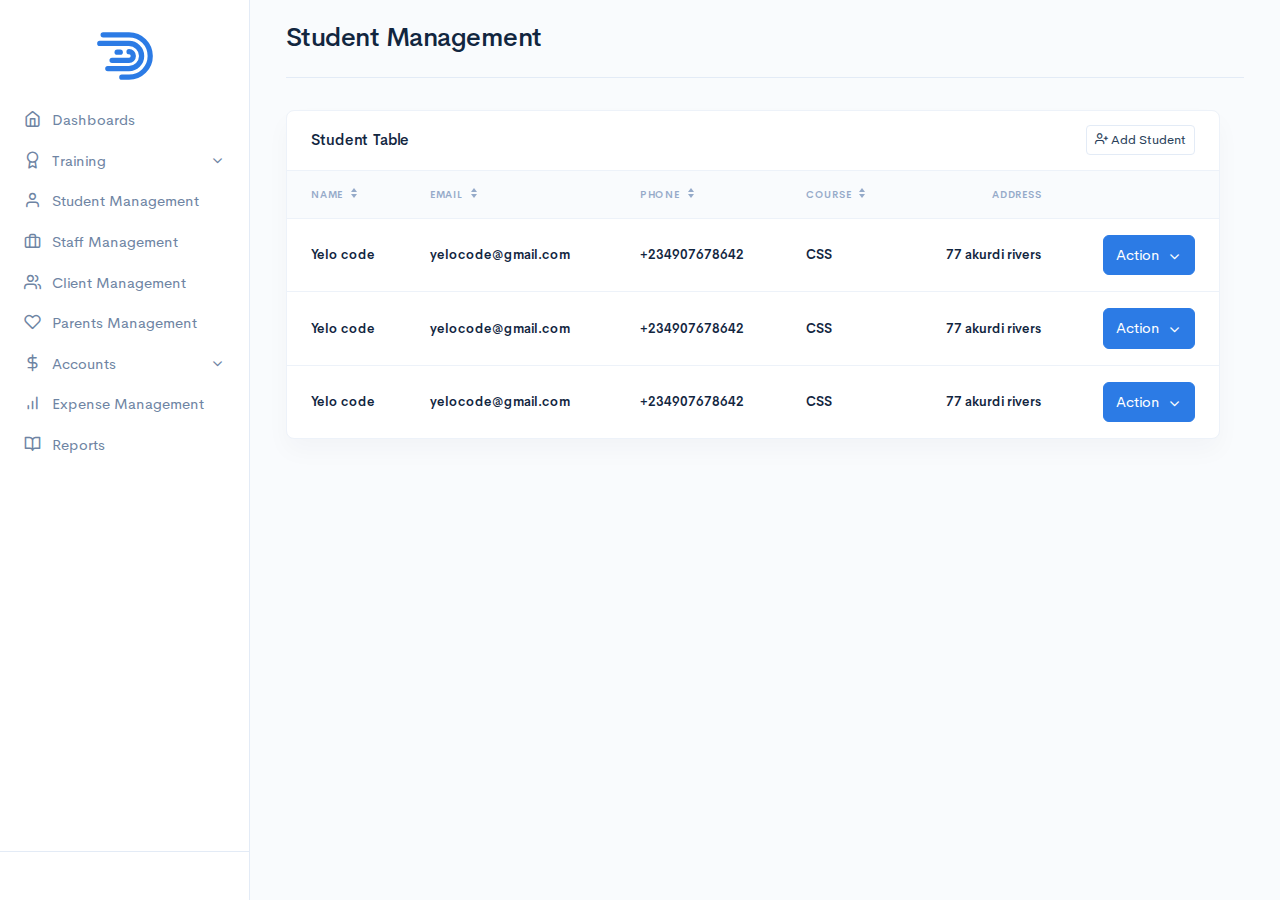
<file: student_management.html>
<!DOCTYPE html>
<html lang="en">

<head>
  <meta charset="utf-8" />
  <meta name="viewport" content="width=device-width, initial-scale=1" />
  <meta name="description" content="A fully featured admin theme which can be used to build CRM, CMS, etc." />

  <!-- Favicon -->
  <link rel="shortcut icon" href="assets/favicon/favicon.ico" type="image/x-icon" />

  <!-- Map CSS -->
  <link rel="stylesheet" href="https://api.mapbox.com/mapbox-gl-js/v0.53.0/mapbox-gl.css" />

  <!-- Libs CSS -->
  <link rel="stylesheet" href="assets/css/libs.bundle.css" />

  <!-- Theme CSS -->
  <link rel="stylesheet" href="assets/css/theme.bundle.css" id="stylesheetLight" />
  <link rel="stylesheet" href="assets/css/theme-dark.bundle.css" id="stylesheetDark" />

  <style>
    body {
      display: none;
    }
  </style>

  <!-- Title -->
  <title>Dashkit</title>

  <!-- Global site tag (gtag.js) - Google Analytics -->
  <script async src="https://www.googletagmanager.com/gtag/js?id=UA-156446909-1"></script>
  <script>
    window.dataLayer = window.dataLayer || [];
    function gtag() {
      dataLayer.push(arguments);
    }
    gtag("js", new Date());
    gtag("config", "UA-156446909-1");
  </script>
</head>

<body>
  <!-- MODALS -->
  <!-- Modal: Members -->
  <div class="modal fade" id="modalMembers" tabindex="-1" role="dialog" aria-hidden="true">
    <div class="modal-dialog modal-dialog-centered" role="document">
      <div class="modal-content">
        <div class="modal-card card" data-list='{"valueNames": ["name"]}'>
          <div class="card-header">
            <!-- Title -->
            <h4 class="card-header-title" id="exampleModalCenterTitle">
              Add a member
            </h4>

            <!-- Close -->
            <button type="button" class="btn-close" data-bs-dismiss="modal" aria-label="Close"></button>
          </div>
          <div class="card-header">
            <!-- Form -->
            <form>
              <div class="input-group input-group-flush input-group-merge input-group-reverse">
                <input class="form-control list-search" type="search" placeholder="Search" />
                <div class="input-group-text">
                  <span class="fe fe-search"></span>
                </div>
              </div>
            </form>
          </div>
          <div class="card-body">
            <!-- List group -->
            <ul class="list-group list-group-flush list my-n3">
              <li class="list-group-item">
                <div class="row align-items-center">
                  <div class="col-auto">
                    <!-- Avatar -->
                    <a href="profile-posts.html" class="avatar">
                      <img src="assets/img/avatars/profiles/avatar-5.jpg" alt="..." class="avatar-img rounded-circle" />
                    </a>
                  </div>
                  <div class="col ms-n2">
                    <!-- Title -->
                    <h4 class="mb-1 name">
                      <a href="profile-posts.html">Miyah Myles</a>
                    </h4>

                    <!-- Time -->
                    <p class="small mb-0">
                      <span class="text-success">●</span> Online
                    </p>
                  </div>
                  <div class="col-auto">
                    <!-- Button -->
                    <a href="index.html#!" class="btn btn-sm btn-white">
                      Add
                    </a>
                  </div>
                </div>
                <!-- / .row -->
              </li>
              <li class="list-group-item">
                <div class="row align-items-center">
                  <div class="col-auto">
                    <!-- Avatar -->
                    <a href="profile-posts.html" class="avatar">
                      <img src="assets/img/avatars/profiles/avatar-6.jpg" alt="..." class="avatar-img rounded-circle" />
                    </a>
                  </div>
                  <div class="col ms-n2">
                    <!-- Title -->
                    <h4 class="mb-1 name">
                      <a href="profile-posts.html">Ryu Duke</a>
                    </h4>

                    <!-- Time -->
                    <p class="small mb-0">
                      <span class="text-success">●</span> Online
                    </p>
                  </div>
                  <div class="col-auto">
                    <!-- Button -->
                    <a href="index.html#!" class="btn btn-sm btn-white">
                      Add
                    </a>
                  </div>
                </div>
                <!-- / .row -->
              </li>
              <li class="list-group-item">
                <div class="row align-items-center">
                  <div class="col-auto">
                    <!-- Avatar -->
                    <a href="profile-posts.html" class="avatar">
                      <img src="assets/img/avatars/profiles/avatar-7.jpg" alt="..." class="avatar-img rounded-circle" />
                    </a>
                  </div>
                  <div class="col ms-n2">
                    <!-- Title -->
                    <h4 class="mb-1 name">
                      <a href="profile-posts.html">Glen Rouse</a>
                    </h4>

                    <!-- Time -->
                    <p class="small mb-0">
                      <span class="text-warning">●</span> Busy
                    </p>
                  </div>
                  <div class="col-auto">
                    <!-- Button -->
                    <a href="index.html#!" class="btn btn-sm btn-white">
                      Add
                    </a>
                  </div>
                </div>
                <!-- / .row -->
              </li>
              <li class="list-group-item">
                <div class="row align-items-center">
                  <div class="col-auto">
                    <!-- Avatar -->
                    <a href="profile-posts.html" class="avatar">
                      <img src="assets/img/avatars/profiles/avatar-8.jpg" alt="..." class="avatar-img rounded-circle" />
                    </a>
                  </div>
                  <div class="col ms-n2">
                    <!-- Title -->
                    <h4 class="mb-1 name">
                      <a href="profile-posts.html">Grace Gross</a>
                    </h4>

                    <!-- Time -->
                    <p class="small mb-0">
                      <span class="text-danger">●</span> Offline
                    </p>
                  </div>
                  <div class="col-auto">
                    <!-- Button -->
                    <a href="index.html#!" class="btn btn-sm btn-white">
                      Add
                    </a>
                  </div>
                </div>
                <!-- / .row -->
              </li>
            </ul>
          </div>
        </div>
      </div>
    </div>
  </div>

  <!-- Modal: Kanban task -->
  <div class="modal fade" id="modalKanbanTask" tabindex="-1" role="dialog" aria-hidden="true">
    <div class="modal-dialog" role="document">
      <div class="modal-content bg-lighter">
        <div class="modal-body">
          <!-- Header -->
          <div class="row">
            <div class="col">
              <!-- Prettitle -->
              <h6 class="text-uppercase text-muted mb-3">
                <a href="index.html#!" class="text-reset">How to Use Kanban</a>
              </h6>

              <!-- Title -->
              <h2 class="mb-2">Update Dashkit to include new components!</h2>

              <!-- Subtitle -->
              <p class="text-muted mb-0">
                This is a description of this task. Lorem ipsum dolor sit
                amet, consectetur adipiscing elit. Vestibulum magna nisi,
                ultrices ut pharetra eget.
              </p>
            </div>
            <div class="col-auto">
              <!-- Close -->
              <button type="button" class="btn-close" data-bs-dismiss="modal" aria-label="Close"></button>
            </div>
          </div>
          <!-- / .row -->

          <!-- Divider -->
          <hr class="my-4" />

          <!-- Buttons -->
          <div class="mb-4">
            <div class="row">
              <div class="col">
                <!-- Reaction -->
                <a href="index.html#!" class="btn btn-sm btn-white"> 😬 1 </a>
                <a href="index.html#!" class="btn btn-sm btn-white"> 👍 2 </a>
                <a href="index.html#!" class="btn btn-sm btn-white">
                  Add Reaction
                </a>
              </div>
              <div class="col-auto me-n3">
                <!-- Avatar group -->
                <div class="avatar-group d-none d-sm-flex">
                  <a href="profile-posts.html" class="avatar avatar-xs" data-bs-toggle="tooltip" title="Ab Hadley">
                    <img src="assets/img/avatars/profiles/avatar-2.jpg" alt="..." class="avatar-img rounded-circle" />
                  </a>
                  <a href="profile-posts.html" class="avatar avatar-xs" data-bs-toggle="tooltip" title="Adolfo Hess">
                    <img src="assets/img/avatars/profiles/avatar-3.jpg" alt="..." class="avatar-img rounded-circle" />
                  </a>
                  <a href="profile-posts.html" class="avatar avatar-xs" data-bs-toggle="tooltip" title="Daniela Dewitt">
                    <img src="assets/img/avatars/profiles/avatar-4.jpg" alt="..." class="avatar-img rounded-circle" />
                  </a>
                  <a href="profile-posts.html" class="avatar avatar-xs" data-bs-toggle="tooltip" title="Miyah Myles">
                    <img src="assets/img/avatars/profiles/avatar-5.jpg" alt="..." class="avatar-img rounded-circle" />
                  </a>
                </div>
              </div>
              <div class="col-auto">
                <!-- Button -->
                <a href="index.html#!" class="btn btn-sm btn-white">
                  Share
                </a>
              </div>
            </div>
            <!-- / .row -->
          </div>

          <!-- Card -->
          <div class="card">
            <div class="card-header">
              <!-- Title -->
              <h4 class="card-header-title">Files</h4>

              <!-- Button -->
              <a href="index.html#!" class="btn btn-sm btn-white">
                Add files
              </a>
            </div>
            <div class="card-body">
              <div class="list-group list-group-flush my-n3">
                <div class="list-group-item">
                  <div class="row align-items-center">
                    <div class="col-auto">
                      <!-- Avatar -->
                      <a href="project-overview.html" class="avatar">
                        <img src="assets/img/files/file-1.jpg" alt="..." class="avatar-img rounded" />
                      </a>
                    </div>
                    <div class="col ms-n2">
                      <!-- Title -->
                      <h4 class="mb-1">
                        <a href="project-overview.html">Launchday logo</a>
                      </h4>

                      <!-- Time -->
                      <p class="card-text small text-muted">1.5mb PNG Dave</p>
                    </div>
                    <div class="col-auto">
                      <!-- Dropdown -->
                      <div class="dropdown">
                        <a href="index.html#" class="dropdown-ellipses dropdown-toggle" role="button"
                          data-bs-toggle="dropdown" aria-haspopup="true" aria-expanded="false">
                          <i class="fe fe-more-vertical"></i>
                        </a>
                        <div class="dropdown-menu dropdown-menu-end">
                          <a href="index.html#!" class="dropdown-item">
                            Action
                          </a>
                          <a href="index.html#!" class="dropdown-item">
                            Another action
                          </a>
                          <a href="index.html#!" class="dropdown-item">
                            Something else here
                          </a>
                        </div>
                      </div>
                    </div>
                  </div>
                  <!-- / .row -->
                </div>
                <div class="list-group-item">
                  <div class="row align-items-center">
                    <div class="col-auto">
                      <!-- Avatar -->
                      <a href="project-overview.html" class="avatar">
                        <img src="assets/img/files/file-1.jpg" alt="..." class="avatar-img rounded" />
                      </a>
                    </div>
                    <div class="col ms-n2">
                      <!-- Title -->
                      <h4 class="mb-1">
                        <a href="project-overview.html">Launchday logo</a>
                      </h4>

                      <!-- Time -->
                      <p class="card-text small text-muted">1.5mb PNG Dave</p>
                    </div>
                    <div class="col-auto">
                      <!-- Dropdown -->
                      <div class="dropdown">
                        <a href="index.html#" class="dropdown-ellipses dropdown-toggle" role="button"
                          data-bs-toggle="dropdown" aria-haspopup="true" aria-expanded="false">
                          <i class="fe fe-more-vertical"></i>
                        </a>
                        <div class="dropdown-menu dropdown-menu-end">
                          <a href="index.html#!" class="dropdown-item">
                            Action
                          </a>
                          <a href="index.html#!" class="dropdown-item">
                            Another action
                          </a>
                          <a href="index.html#!" class="dropdown-item">
                            Something else here
                          </a>
                        </div>
                      </div>
                    </div>
                  </div>
                  <!-- / .row -->
                </div>
              </div>
            </div>
          </div>

          <!-- Card -->
          <div class="card">
            <div class="card-header">
              <div class="row">
                <div class="col-auto">
                  <!-- Avatar -->
                  <div class="avatar avatar-sm">
                    <img class="avatar-img rounded-circle" src="assets/img/avatars/profiles/avatar-1.jpg" alt="..." />
                  </div>
                </div>
                <div class="col ms-n2">
                  <!-- Form -->
                  <form class="mt-1">
                    <textarea class="form-control form-control-flush form-control" data-autosize rows="1"
                      placeholder="Leave a comment"></textarea>
                  </form>
                </div>
                <div class="col-auto align-self-end">
                  <!-- Icons -->
                  <div class="text-muted mb-2">
                    <a href="index.html#!" class="text-reset me-3">
                      <i class="fe fe-camera"></i>
                    </a>
                    <a href="index.html#!" class="text-reset me-3">
                      <i class="fe fe-paperclip"></i>
                    </a>
                    <a href="index.html#!" class="text-reset">
                      <i class="fe fe-mic"></i>
                    </a>
                  </div>
                </div>
              </div>
            </div>
            <div class="card-body">
              <!-- Comments -->
              <div class="comment mb-3">
                <div class="row">
                  <div class="col-auto">
                    <!-- Avatar -->
                    <a class="avatar avatar-sm" href="profile-posts.html">
                      <img src="assets/img/avatars/profiles/avatar-2.jpg" alt="..." class="avatar-img rounded-circle" />
                    </a>
                  </div>
                  <div class="col ms-n2">
                    <!-- Body -->
                    <div class="comment-body">
                      <div class="row">
                        <div class="col">
                          <!-- Title -->
                          <h5 class="comment-title">Ab Hadley</h5>
                        </div>
                        <div class="col-auto">
                          <!-- Time -->
                          <time class="comment-time"> 11:12 </time>
                        </div>
                      </div>
                      <!-- / .row -->

                      <!-- Text -->
                      <p class="comment-text">
                        Looking good Dianna! I like the image grid on the
                        left, but it feels like a lot to process and doesn't
                        really <em>show</em> me what the product does? I think
                        using a short looping video or something similar
                        demo'ing the product might be better?
                      </p>
                    </div>
                  </div>
                </div>
                <!-- / .row -->
              </div>
              <div class="comment">
                <div class="row">
                  <div class="col-auto">
                    <!-- Avatar -->
                    <a class="avatar avatar-sm" href="profile-posts.html">
                      <img src="assets/img/avatars/profiles/avatar-3.jpg" alt="..." class="avatar-img rounded-circle" />
                    </a>
                  </div>
                  <div class="col ms-n2">
                    <!-- Body -->
                    <div class="comment-body">
                      <div class="row">
                        <div class="col">
                          <!-- Title -->
                          <h5 class="comment-title">Adolfo Hess</h5>
                        </div>
                        <div class="col-auto">
                          <!-- Time -->
                          <time class="comment-time"> 11:12 </time>
                        </div>
                      </div>
                      <!-- / .row -->

                      <!-- Text -->
                      <p class="comment-text">
                        Any chance you're going to link the grid up to a
                        public gallery of sites built with Launchday?
                      </p>
                    </div>
                  </div>
                </div>
                <!-- / .row -->
              </div>
            </div>
          </div>

          <!-- Card -->
          <div class="card mb-0">
            <div class="card-header">
              <!-- Title -->
              <h4 class="card-header-title">Activity</h4>
            </div>
            <div class="card-body">
              <div class="list-group list-group-flush list-group-activity my-n3">
                <div class="list-group-item">
                  <div class="row">
                    <div class="col-auto">
                      <!-- Avatar -->
                      <div class="avatar avatar-sm">
                        <img class="avatar-img rounded-circle" src="assets/img/avatars/profiles/avatar-1.jpg"
                          alt="..." />
                      </div>
                    </div>
                    <div class="col ms-n2">
                      <!-- Heading -->
                      <h5 class="mb-1">Johnathan Goldstein</h5>

                      <!-- Text -->
                      <p class="small text-gray-700 mb-0">
                        Uploaded the files “Launchday Logo” and “Revisiting
                        the Past”.
                      </p>

                      <!-- Time -->
                      <small class="text-muted"> 2m ago </small>
                    </div>
                  </div>
                  <!-- / .row -->
                </div>
                <div class="list-group-item">
                  <div class="row">
                    <div class="col-auto">
                      <!-- Avatar -->
                      <div class="avatar avatar-sm">
                        <img class="avatar-img rounded-circle" src="assets/img/avatars/profiles/avatar-1.jpg"
                          alt="..." />
                      </div>
                    </div>
                    <div class="col ms-n2">
                      <!-- Heading -->
                      <h5 class="mb-1">Johnathan Goldstein</h5>

                      <!-- Text -->
                      <p class="small text-gray-700 mb-0">
                        Uploaded the files “Launchday Logo” and “Revisiting
                        the Past”.
                      </p>

                      <!-- Time -->
                      <small class="text-muted"> 2m ago </small>
                    </div>
                  </div>
                  <!-- / .row -->
                </div>
                <div class="list-group-item">
                  <div class="row">
                    <div class="col-auto">
                      <!-- Avatar -->
                      <div class="avatar avatar-sm">
                        <img class="avatar-img rounded-circle" src="assets/img/avatars/profiles/avatar-1.jpg"
                          alt="..." />
                      </div>
                    </div>
                    <div class="col ms-n2">
                      <!-- Heading -->
                      <h5 class="mb-1">Johnathan Goldstein</h5>

                      <!-- Text -->
                      <p class="small text-gray-700 mb-0">
                        Uploaded the files “Launchday Logo” and “Revisiting
                        the Past”.
                      </p>

                      <!-- Time -->
                      <small class="text-muted"> 2m ago </small>
                    </div>
                  </div>
                  <!-- / .row -->
                </div>
              </div>
            </div>
          </div>
        </div>
      </div>
    </div>
  </div>

  <!-- Modal: Kanban task empty -->
  <div class="modal fade" id="modalKanbanTaskEmpty" tabindex="-1" role="dialog" aria-hidden="true">
    <div class="modal-dialog" role="document">
      <div class="modal-content bg-lighter">
        <div class="modal-body">
          <!-- Header -->
          <div class="row">
            <div class="col">
              <!-- Prettitle -->
              <h6 class="text-uppercase text-muted mb-3">
                <a href="index.html#!" class="text-reset">How to Use Kanban</a>
              </h6>

              <!-- Title -->
              <h2 class="mb-2">Update Dashkit to include new components!</h2>

              <!-- Subtitle -->
              <textarea class="form-control form-control-flush form-control-auto" data-autosize rows="1"
                placeholder="Add a description..."></textarea>
            </div>
            <div class="col-auto">
              <!-- Close -->
              <button type="button" class="btn-close" data-bs-dismiss="modal" aria-label="Close"></button>
            </div>
          </div>
          <!-- / .row -->

          <!-- Divider -->
          <hr class="my-4" />

          <!-- Buttons -->
          <div class="mb-4">
            <div class="row">
              <div class="col">
                <!-- Button -->
                <a href="index.html#!" class="btn btn-sm btn-white">
                  Add Reaction
                </a>
              </div>
              <div class="col-auto">
                <!-- Button -->
                <a href="index.html#!" class="btn btn-sm btn-white">
                  Share
                </a>
              </div>
            </div>
            <!-- / .row -->
          </div>

          <!-- Card -->
          <div class="card">
            <div class="card-body">
              <div class="dropzone dropzone-multiple" data-dropzone='{"url": "https://"}'>
                <!-- Fallback -->
                <div class="fallback">
                  <div class="form-group">
                    <label class="form-label" for="customFileUpload">Choose file</label>
                    <input class="form-control" type="file" id="customFileUpload" multiple />
                  </div>
                </div>

                <!-- Preview -->
                <ul class="dz-preview dz-preview-multiple list-group list-group-lg list-group-flush">
                  <li class="list-group-item">
                    <div class="row align-items-center">
                      <div class="col-auto">
                        <!-- Image -->
                        <div class="avatar">
                          <img class="avatar-img rounded" src="data:image/svg+xml,%3csvg3c/svg%3e" alt="..."
                            data-dz-thumbnail />
                        </div>
                      </div>
                      <div class="col ms-n3">
                        <!-- Heading -->
                        <h4 class="mb-1" data-dz-name>...</h4>

                        <!-- Text -->
                        <small class="text-muted" data-dz-size></small>
                      </div>
                      <div class="col-auto">
                        <!-- Dropdown -->
                        <div class="dropdown">
                          <a href="index.html#" class="dropdown-ellipses dropdown-toggle" role="button"
                            data-bs-toggle="dropdown" aria-haspopup="true" aria-expanded="false">
                            <i class="fe fe-more-vertical"></i>
                          </a>
                          <div class="dropdown-menu dropdown-menu-end">
                            <a href="index.html#" class="dropdown-item" data-dz-remove>
                              Remove
                            </a>
                          </div>
                        </div>
                      </div>
                    </div>
                  </li>
                </ul>
              </div>
            </div>
          </div>

          <!-- Card -->
          <div class="card">
            <div class="card-body">
              <div class="row">
                <div class="col-auto">
                  <!-- Avatar -->
                  <div class="avatar avatar-sm">
                    <img class="avatar-img rounded-circle" src="assets/img/avatars/profiles/avatar-1.jpg" alt="..." />
                  </div>
                </div>
                <div class="col ms-n2">
                  <!-- Form -->
                  <form class="mt-1">
                    <textarea class="form-control form-control-flush" data-autosize rows="1"
                      placeholder="Leave a comment"></textarea>
                  </form>
                </div>
                <div class="col-auto align-self-end">
                  <!-- Icons -->
                  <div class="text-muted mb-2">
                    <a href="index.html#!" class="text-reset me-3">
                      <i class="fe fe-camera"></i>
                    </a>
                    <a href="index.html#!" class="text-reset me-3">
                      <i class="fe fe-paperclip"></i>
                    </a>
                    <a href="index.html#!" class="text-reset">
                      <i class="fe fe-mic"></i>
                    </a>
                  </div>
                </div>
              </div>
            </div>
          </div>
        </div>
      </div>
    </div>
  </div>

  <!-- OFFCANVAS -->
  <!-- Offcanvas: Demo -->
  <form class="offcanvas offcanvas-end" id="offcanvasDemo" tabindex="-1">
    <div class="offcanvas-body">
      <!-- Close -->
      <a class="btn-close" href="index.html#" data-bs-dismiss="offcanvas" aria-label="Close"></a>

      <!-- Image -->
      <div class="text-center">
        <img src="assets/img/illustrations/designer-life.svg" alt="..." class="img-fluid mb-3" />
      </div>

      <!-- Heading -->
      <h2 class="text-center mb-2">Make Dashkit Your Own</h2>

      <!-- Text -->
      <p class="text-center mb-4">
        Set preferences that will be cookied for your live preview
        demonstration.
      </p>

      <!-- Divider -->
      <hr class="mb-4" />

      <!-- Heading -->
      <h4 class="mb-1">Color Scheme</h4>

      <!-- Text -->
      <p class="small text-muted mb-3">Overall light or dark presentation.</p>

      <!-- Button group -->
      <div class="btn-group-toggle row gx-2 mb-4">
        <div class="col">
          <input class="btn-check" name="colorScheme" id="colorSchemeLight" type="radio" value="light" />
          <label class="btn w-100 btn-white" for="colorSchemeLight">
            <i class="fe fe-sun me-2"></i> Light Mode
          </label>
        </div>
        <div class="col">
          <input class="btn-check" name="colorScheme" id="colorSchemeDark" type="radio" value="dark" />
          <label class="btn w-100 btn-white" for="colorSchemeDark">
            <i class="fe fe-moon me-2"></i> Dark Mode
          </label>
        </div>
      </div>

      <!-- Heading -->
      <h4 class="mb-1">Navigation Position</h4>

      <!-- Text -->
      <p class="small text-muted mb-3">
        Select the primary navigation paradigm for your app.
      </p>

      <!-- Button group -->
      <div class="btn-group-toggle row gx-2 mb-4">
        <div class="col">
          <input class="btn-check" name="navPosition" id="navPositionSidenav" type="radio" value="sidenav" />
          <label class="btn w-100 btn-white" for="navPositionSidenav">
            Sidenav
          </label>
        </div>
        <div class="col">
          <input class="btn-check" name="navPosition" id="navPositionTopnav" type="radio" value="topnav" />
          <label class="btn w-100 btn-white" for="navPositionTopnav">
            Topnav
          </label>
        </div>
        <div class="col">
          <input class="btn-check" name="navPosition" id="navPositionCombo" type="radio" value="combo" />
          <label class="btn w-100 btn-white" for="navPositionCombo">
            Combo
          </label>
        </div>
      </div>

      <!-- Collapse -->
      <div id="sidebarSizeContainer">
        <!-- Heading -->
        <h4 class="mb-1">Sidenav Sizing</h4>

        <!-- Text -->
        <p class="small text-muted mb-3">
          Standard navigation sizing or minified icons with dropdowns.
        </p>

        <!-- Button group -->
        <div class="btn-group-toggle row gx-2 mb-4">
          <div class="col">
            <input class="btn-check" name="sidebarSize" id="sidebarSizeBase" type="radio" value="base" />
            <label class="btn w-100 btn-white" for="sidebarSizeBase">
              Fullsize
            </label>
          </div>
          <div class="col">
            <input class="btn-check" name="sidebarSize" id="sidebarSizeSmall" type="radio" value="small" />
            <label class="btn w-100 btn-white" for="sidebarSizeSmall">
              Icons
            </label>
          </div>
        </div>
      </div>

      <!-- Heading -->
      <h4 class="mb-1">Navigation Color</h4>

      <!-- Text -->
      <p class="small text-muted mb-3">
        Usually dictated by the color scheme, but can be overriden.
      </p>

      <!-- Button group -->
      <div class="btn-group-toggle row gx-2">
        <div class="col">
          <input class="btn-check" name="navColor" id="navColorDefault" type="radio" value="default" />
          <label class="btn w-100 btn-white" for="navColorDefault">
            Default
          </label>
        </div>
        <div class="col">
          <input class="btn-check" name="navColor" id="navColorInverted" type="radio" value="inverted" />
          <label class="btn w-100 btn-white" for="navColorInverted">
            Inverted
          </label>
        </div>
        <div class="col">
          <input class="btn-check" name="navColor" id="navColorVibrant" type="radio" value="vibrant" />
          <label class="btn w-100 btn-white" for="navColorVibrant">
            Vibrant
          </label>
        </div>
      </div>
    </div>
    <div class="offcanvas-header">
      <!-- Button -->
      <button type="submit" class="btn w-100 btn-primary mt-auto">
        Preview
      </button>
    </div>
  </form>

  <!-- Offcanvas: Search -->
  <div class="offcanvas offcanvas-start" id="sidebarOffcanvasSearch" tabindex="-1">
    <div class="offcanvas-body" data-list='{"valueNames": ["name"]}'>
      <!-- Form -->
      <form class="mb-4">
        <div class="input-group input-group-merge input-group-rounded input-group-reverse">
          <input class="form-control list-search" type="search" placeholder="Search" />
          <div class="input-group-text">
            <span class="fe fe-search"></span>
          </div>
        </div>
      </form>

      <!-- List group -->
      <div class="my-n3">
        <div class="list-group list-group-flush list-group-focus list">
          <a class="list-group-item" href="team-overview.html">
            <div class="row align-items-center">
              <div class="col-auto">
                <!-- Avatar -->
                <div class="avatar">
                  <img src="assets/img/avatars/teams/team-logo-1.jpg" alt="..." class="avatar-img rounded" />
                </div>
              </div>
              <div class="col ms-n2">
                <!-- Title -->
                <h4 class="text-body text-focus mb-1 name">Airbnb</h4>

                <!-- Time -->
                <p class="small text-muted mb-0">
                  <span class="fe fe-clock"></span>
                  <time datetime="2018-05-24">Updated 2hr ago</time>
                </p>
              </div>
            </div>
            <!-- / .row -->
          </a>
          <a class="list-group-item" href="team-overview.html">
            <div class="row align-items-center">
              <div class="col-auto">
                <!-- Avatar -->
                <div class="avatar">
                  <img src="assets/img/avatars/teams/team-logo-2.jpg" alt="..." class="avatar-img rounded" />
                </div>
              </div>
              <div class="col ms-n2">
                <!-- Title -->
                <h4 class="text-body text-focus mb-1 name">
                  Medium Corporation
                </h4>

                <!-- Time -->
                <p class="small text-muted mb-0">
                  <span class="fe fe-clock"></span>
                  <time datetime="2018-05-24">Updated 2hr ago</time>
                </p>
              </div>
            </div>
            <!-- / .row -->
          </a>
          <a class="list-group-item" href="project-overview.html">
            <div class="row align-items-center">
              <div class="col-auto">
                <!-- Avatar -->
                <div class="avatar avatar-4by3">
                  <img src="assets/img/avatars/projects/project-1.jpg" alt="..." class="avatar-img rounded" />
                </div>
              </div>
              <div class="col ms-n2">
                <!-- Title -->
                <h4 class="text-body text-focus mb-1 name">
                  Homepage Redesign
                </h4>

                <!-- Time -->
                <p class="small text-muted mb-0">
                  <span class="fe fe-clock"></span>
                  <time datetime="2018-05-24">Updated 4hr ago</time>
                </p>
              </div>
            </div>
            <!-- / .row -->
          </a>
          <a class="list-group-item" href="project-overview.html">
            <div class="row align-items-center">
              <div class="col-auto">
                <!-- Avatar -->
                <div class="avatar avatar-4by3">
                  <img src="assets/img/avatars/projects/project-2.jpg" alt="..." class="avatar-img rounded" />
                </div>
              </div>
              <div class="col ms-n2">
                <!-- Title -->
                <h4 class="text-body text-focus mb-1 name">Travels & Time</h4>

                <!-- Time -->
                <p class="small text-muted mb-0">
                  <span class="fe fe-clock"></span>
                  <time datetime="2018-05-24">Updated 4hr ago</time>
                </p>
              </div>
            </div>
            <!-- / .row -->
          </a>
          <a class="list-group-item" href="project-overview.html">
            <div class="row align-items-center">
              <div class="col-auto">
                <!-- Avatar -->
                <div class="avatar avatar-4by3">
                  <img src="assets/img/avatars/projects/project-3.jpg" alt="..." class="avatar-img rounded" />
                </div>
              </div>
              <div class="col ms-n2">
                <!-- Title -->
                <h4 class="text-body text-focus mb-1 name">
                  Safari Exploration
                </h4>

                <!-- Time -->
                <p class="small text-muted mb-0">
                  <span class="fe fe-clock"></span>
                  <time datetime="2018-05-24">Updated 4hr ago</time>
                </p>
              </div>
            </div>
            <!-- / .row -->
          </a>
          <a class="list-group-item" href="profile-posts.html">
            <div class="row align-items-center">
              <div class="col-auto">
                <!-- Avatar -->
                <div class="avatar">
                  <img src="assets/img/avatars/profiles/avatar-1.jpg" alt="..." class="avatar-img rounded-circle" />
                </div>
              </div>
              <div class="col ms-n2">
                <!-- Title -->
                <h4 class="text-body text-focus mb-1 name">Dianna Smiley</h4>

                <!-- Status -->
                <p class="text-body small mb-0">
                  <span class="text-success">●</span> Online
                </p>
              </div>
            </div>
            <!-- / .row -->
          </a>
          <a class="list-group-item" href="profile-posts.html">
            <div class="row align-items-center">
              <div class="col-auto">
                <!-- Avatar -->
                <div class="avatar">
                  <img src="assets/img/avatars/profiles/avatar-2.jpg" alt="..." class="avatar-img rounded-circle" />
                </div>
              </div>
              <div class="col ms-n2">
                <!-- Title -->
                <h4 class="text-body text-focus mb-1 name">Ab Hadley</h4>

                <!-- Status -->
                <p class="text-body small mb-0">
                  <span class="text-danger">●</span> Offline
                </p>
              </div>
            </div>
            <!-- / .row -->
          </a>
        </div>
      </div>
    </div>
  </div>

  <!-- Offcanvas: Activity -->
  <div class="offcanvas offcanvas-start" id="sidebarOffcanvasActivity" tabindex="-1">
    <div class="offcanvas-header">
      <!-- Title -->
      <h4 class="offcanvas-title">Notifications</h4>

      <!-- Navs -->
      <ul class="nav nav-tabs nav-tabs-sm modal-header-tabs">
        <li class="nav-item">
          <a class="nav-link active" data-bs-toggle="tab" href="index.html#modalActivityAction">Action</a>
        </li>
        <li class="nav-item">
          <a class="nav-link" data-bs-toggle="tab" href="index.html#modalActivityUser">User</a>
        </li>
      </ul>
    </div>
    <div class="offcanvas-body">
      <div class="tab-content">
        <div class="tab-pane fade show active" id="modalActivityAction">
          <!-- List group -->
          <div class="list-group list-group-flush list-group-activity my-n3">
            <a class="list-group-item text-reset" href="index.html#!">
              <div class="row">
                <div class="col-auto">
                  <!-- Avatar -->
                  <div class="avatar avatar-sm">
                    <div class="avatar-title fs-lg bg-primary-soft rounded-circle text-primary">
                      <i class="fe fe-mail"></i>
                    </div>
                  </div>
                </div>
                <div class="col ms-n2">
                  <!-- Heading -->
                  <h5 class="mb-1">Launchday 1.4.0 update email sent</h5>

                  <!-- Text -->
                  <p class="small text-gray-700 mb-0">
                    Sent to all 1,851 subscribers over a 24 hour period
                  </p>

                  <!-- Time -->
                  <small class="text-muted"> 2m ago </small>
                </div>
              </div>
              <!-- / .row -->
            </a>
            <a class="list-group-item text-reset" href="index.html#!">
              <div class="row">
                <div class="col-auto">
                  <!-- Avatar -->
                  <div class="avatar avatar-sm">
                    <div class="avatar-title fs-lg bg-primary-soft rounded-circle text-primary">
                      <i class="fe fe-archive"></i>
                    </div>
                  </div>
                </div>
                <div class="col ms-n2">
                  <!-- Heading -->
                  <h5 class="mb-1">New project "Goodkit" created</h5>

                  <!-- Text -->
                  <p class="small text-gray-700 mb-0">
                    Looks like there might be a new theme soon.
                  </p>

                  <!-- Time -->
                  <small class="text-muted"> 2h ago </small>
                </div>
              </div>
              <!-- / .row -->
            </a>
            <a class="list-group-item text-reset" href="index.html#!">
              <div class="row">
                <div class="col-auto">
                  <!-- Avatar -->
                  <div class="avatar avatar-sm">
                    <div class="avatar-title fs-lg bg-primary-soft rounded-circle text-primary">
                      <i class="fe fe-code"></i>
                    </div>
                  </div>
                </div>
                <div class="col ms-n2">
                  <!-- Heading -->
                  <h5 class="mb-1">Dashkit 1.5.0 was deployed.</h5>

                  <!-- Text -->
                  <p class="small text-gray-700 mb-0">
                    A successful to deploy to production was executed.
                  </p>

                  <!-- Time -->
                  <small class="text-muted"> 2m ago </small>
                </div>
              </div>
              <!-- / .row -->
            </a>
            <a class="list-group-item text-reset" href="index.html#!">
              <div class="row">
                <div class="col-auto">
                  <!-- Avatar -->
                  <div class="avatar avatar-sm">
                    <div class="avatar-title fs-lg bg-primary-soft rounded-circle text-primary">
                      <i class="fe fe-git-branch"></i>
                    </div>
                  </div>
                </div>
                <div class="col ms-n2">
                  <!-- Heading -->
                  <h5 class="mb-1">
                    "Update Dependencies" branch was created.
                  </h5>

                  <!-- Text -->
                  <p class="small text-gray-700 mb-0">
                    This branch was created off of the "master" branch.
                  </p>

                  <!-- Time -->
                  <small class="text-muted"> 2m ago </small>
                </div>
              </div>
              <!-- / .row -->
            </a>
            <a class="list-group-item text-reset" href="index.html#!">
              <div class="row">
                <div class="col-auto">
                  <!-- Avatar -->
                  <div class="avatar avatar-sm">
                    <div class="avatar-title fs-lg bg-primary-soft rounded-circle text-primary">
                      <i class="fe fe-mail"></i>
                    </div>
                  </div>
                </div>
                <div class="col ms-n2">
                  <!-- Heading -->
                  <h5 class="mb-1">Launchday 1.4.0 update email sent</h5>

                  <!-- Text -->
                  <p class="small text-gray-700 mb-0">
                    Sent to all 1,851 subscribers over a 24 hour period
                  </p>

                  <!-- Time -->
                  <small class="text-muted"> 2m ago </small>
                </div>
              </div>
              <!-- / .row -->
            </a>
            <a class="list-group-item text-reset" href="index.html#!">
              <div class="row">
                <div class="col-auto">
                  <!-- Avatar -->
                  <div class="avatar avatar-sm">
                    <div class="avatar-title fs-lg bg-primary-soft rounded-circle text-primary">
                      <i class="fe fe-archive"></i>
                    </div>
                  </div>
                </div>
                <div class="col ms-n2">
                  <!-- Heading -->
                  <h5 class="mb-1">New project "Goodkit" created</h5>

                  <!-- Text -->
                  <p class="small text-gray-700 mb-0">
                    Looks like there might be a new theme soon.
                  </p>

                  <!-- Time -->
                  <small class="text-muted"> 2h ago </small>
                </div>
              </div>
              <!-- / .row -->
            </a>
            <a class="list-group-item text-reset" href="index.html#!">
              <div class="row">
                <div class="col-auto">
                  <!-- Avatar -->
                  <div class="avatar avatar-sm">
                    <div class="avatar-title fs-lg bg-primary-soft rounded-circle text-primary">
                      <i class="fe fe-code"></i>
                    </div>
                  </div>
                </div>
                <div class="col ms-n2">
                  <!-- Heading -->
                  <h5 class="mb-1">Dashkit 1.5.0 was deployed.</h5>

                  <!-- Text -->
                  <p class="small text-gray-700 mb-0">
                    A successful to deploy to production was executed.
                  </p>

                  <!-- Time -->
                  <small class="text-muted"> 2m ago </small>
                </div>
              </div>
              <!-- / .row -->
            </a>
            <a class="list-group-item text-reset" href="index.html#!">
              <div class="row">
                <div class="col-auto">
                  <!-- Avatar -->
                  <div class="avatar avatar-sm">
                    <div class="avatar-title fs-lg bg-primary-soft rounded-circle text-primary">
                      <i class="fe fe-git-branch"></i>
                    </div>
                  </div>
                </div>
                <div class="col ms-n2">
                  <!-- Heading -->
                  <h5 class="mb-1">
                    "Update Dependencies" branch was created.
                  </h5>

                  <!-- Text -->
                  <p class="small text-gray-700 mb-0">
                    This branch was created off of the "master" branch.
                  </p>

                  <!-- Time -->
                  <small class="text-muted"> 2m ago </small>
                </div>
              </div>
              <!-- / .row -->
            </a>
            <a class="list-group-item text-reset" href="index.html#!">
              <div class="row">
                <div class="col-auto">
                  <!-- Avatar -->
                  <div class="avatar avatar-sm">
                    <div class="avatar-title fs-lg bg-primary-soft rounded-circle text-primary">
                      <i class="fe fe-mail"></i>
                    </div>
                  </div>
                </div>
                <div class="col ms-n2">
                  <!-- Heading -->
                  <h5 class="mb-1">Launchday 1.4.0 update email sent</h5>

                  <!-- Text -->
                  <p class="small text-gray-700 mb-0">
                    Sent to all 1,851 subscribers over a 24 hour period
                  </p>

                  <!-- Time -->
                  <small class="text-muted"> 2m ago </small>
                </div>
              </div>
              <!-- / .row -->
            </a>
            <a class="list-group-item text-reset" href="index.html#!">
              <div class="row">
                <div class="col-auto">
                  <!-- Avatar -->
                  <div class="avatar avatar-sm">
                    <div class="avatar-title fs-lg bg-primary-soft rounded-circle text-primary">
                      <i class="fe fe-archive"></i>
                    </div>
                  </div>
                </div>
                <div class="col ms-n2">
                  <!-- Heading -->
                  <h5 class="mb-1">New project "Goodkit" created</h5>

                  <!-- Text -->
                  <p class="small text-gray-700 mb-0">
                    Looks like there might be a new theme soon.
                  </p>

                  <!-- Time -->
                  <small class="text-muted"> 2h ago </small>
                </div>
              </div>
              <!-- / .row -->
            </a>
            <a class="list-group-item text-reset" href="index.html#!">
              <div class="row">
                <div class="col-auto">
                  <!-- Avatar -->
                  <div class="avatar avatar-sm">
                    <div class="avatar-title fs-lg bg-primary-soft rounded-circle text-primary">
                      <i class="fe fe-code"></i>
                    </div>
                  </div>
                </div>
                <div class="col ms-n2">
                  <!-- Heading -->
                  <h5 class="mb-1">Dashkit 1.5.0 was deployed.</h5>

                  <!-- Text -->
                  <p class="small text-gray-700 mb-0">
                    A successful to deploy to production was executed.
                  </p>

                  <!-- Time -->
                  <small class="text-muted"> 2m ago </small>
                </div>
              </div>
              <!-- / .row -->
            </a>
            <a class="list-group-item text-reset" href="index.html#!">
              <div class="row">
                <div class="col-auto">
                  <!-- Avatar -->
                  <div class="avatar avatar-sm">
                    <div class="avatar-title fs-lg bg-primary-soft rounded-circle text-primary">
                      <i class="fe fe-git-branch"></i>
                    </div>
                  </div>
                </div>
                <div class="col ms-n2">
                  <!-- Heading -->
                  <h5 class="mb-1">
                    "Update Dependencies" branch was created.
                  </h5>

                  <!-- Text -->
                  <p class="small text-gray-700 mb-0">
                    This branch was created off of the "master" branch.
                  </p>

                  <!-- Time -->
                  <small class="text-muted"> 2m ago </small>
                </div>
              </div>
              <!-- / .row -->
            </a>
          </div>
        </div>
        <div class="tab-pane fade" id="modalActivityUser">
          <!-- List group -->
          <div class="list-group list-group-flush list-group-activity my-n3">
            <a class="list-group-item text-reset" href="index.html#!">
              <div class="row">
                <div class="col-auto">
                  <!-- Avatar -->
                  <div class="avatar avatar-sm avatar-online">
                    <img class="avatar-img rounded-circle" src="assets/img/avatars/profiles/avatar-1.jpg" alt="..." />
                  </div>
                </div>
                <div class="col ms-n2">
                  <!-- Heading -->
                  <h5 class="mb-1">Dianna Smiley</h5>

                  <!-- Text -->
                  <p class="small text-gray-700 mb-0">
                    Uploaded the files "Launchday Logo" and "New Design".
                  </p>

                  <!-- Time -->
                  <small class="text-muted"> 2m ago </small>
                </div>
              </div>
              <!-- / .row -->
            </a>
            <a class="list-group-item text-reset" href="index.html#!">
              <div class="row">
                <div class="col-auto">
                  <!-- Avatar -->
                  <div class="avatar avatar-sm avatar-online">
                    <img class="avatar-img rounded-circle" src="assets/img/avatars/profiles/avatar-2.jpg" alt="..." />
                  </div>
                </div>
                <div class="col ms-n2">
                  <!-- Heading -->
                  <h5 class="mb-1">Ab Hadley</h5>

                  <!-- Text -->
                  <p class="small text-gray-700 mb-0">
                    Shared the "Why Dashkit?" post with 124 subscribers.
                  </p>

                  <!-- Time -->
                  <small class="text-muted"> 1h ago </small>
                </div>
              </div>
              <!-- / .row -->
            </a>
            <a class="list-group-item text-reset" href="index.html#!">
              <div class="row">
                <div class="col-auto">
                  <!-- Avatar -->
                  <div class="avatar avatar-sm avatar-offline">
                    <img class="avatar-img rounded-circle" src="assets/img/avatars/profiles/avatar-3.jpg" alt="..." />
                  </div>
                </div>
                <div class="col ms-n2">
                  <!-- Heading -->
                  <h5 class="mb-1">Adolfo Hess</h5>

                  <!-- Text -->
                  <p class="small text-gray-700 mb-0">
                    Exported sales data from Launchday's subscriber data.
                  </p>

                  <!-- Time -->
                  <small class="text-muted"> 3h ago </small>
                </div>
              </div>
              <!-- / .row -->
            </a>
            <a class="list-group-item text-reset" href="index.html#!">
              <div class="row">
                <div class="col-auto">
                  <!-- Avatar -->
                  <div class="avatar avatar-sm avatar-online">
                    <img class="avatar-img rounded-circle" src="assets/img/avatars/profiles/avatar-1.jpg" alt="..." />
                  </div>
                </div>
                <div class="col ms-n2">
                  <!-- Heading -->
                  <h5 class="mb-1">Dianna Smiley</h5>

                  <!-- Text -->
                  <p class="small text-gray-700 mb-0">
                    Uploaded the files "Launchday Logo" and "New Design".
                  </p>

                  <!-- Time -->
                  <small class="text-muted"> 2m ago </small>
                </div>
              </div>
              <!-- / .row -->
            </a>
            <a class="list-group-item text-reset" href="index.html#!">
              <div class="row">
                <div class="col-auto">
                  <!-- Avatar -->
                  <div class="avatar avatar-sm avatar-online">
                    <img class="avatar-img rounded-circle" src="assets/img/avatars/profiles/avatar-2.jpg" alt="..." />
                  </div>
                </div>
                <div class="col ms-n2">
                  <!-- Heading -->
                  <h5 class="mb-1">Ab Hadley</h5>

                  <!-- Text -->
                  <p class="small text-gray-700 mb-0">
                    Shared the "Why Dashkit?" post with 124 subscribers.
                  </p>

                  <!-- Time -->
                  <small class="text-muted"> 1h ago </small>
                </div>
              </div>
              <!-- / .row -->
            </a>
            <a class="list-group-item text-reset" href="index.html#!">
              <div class="row">
                <div class="col-auto">
                  <!-- Avatar -->
                  <div class="avatar avatar-sm avatar-offline">
                    <img class="avatar-img rounded-circle" src="assets/img/avatars/profiles/avatar-3.jpg" alt="..." />
                  </div>
                </div>
                <div class="col ms-n2">
                  <!-- Heading -->
                  <h5 class="mb-1">Adolfo Hess</h5>

                  <!-- Text -->
                  <p class="small text-gray-700 mb-0">
                    Exported sales data from Launchday's subscriber data.
                  </p>

                  <!-- Time -->
                  <small class="text-muted"> 3h ago </small>
                </div>
              </div>
              <!-- / .row -->
            </a>
            <a class="list-group-item text-reset" href="index.html#!">
              <div class="row">
                <div class="col-auto">
                  <!-- Avatar -->
                  <div class="avatar avatar-sm avatar-online">
                    <img class="avatar-img rounded-circle" src="assets/img/avatars/profiles/avatar-1.jpg" alt="..." />
                  </div>
                </div>
                <div class="col ms-n2">
                  <!-- Heading -->
                  <h5 class="mb-1">Dianna Smiley</h5>

                  <!-- Text -->
                  <p class="small text-gray-700 mb-0">
                    Uploaded the files "Launchday Logo" and "New Design".
                  </p>

                  <!-- Time -->
                  <small class="text-muted"> 2m ago </small>
                </div>
              </div>
              <!-- / .row -->
            </a>
            <a class="list-group-item text-reset" href="index.html#!">
              <div class="row">
                <div class="col-auto">
                  <!-- Avatar -->
                  <div class="avatar avatar-sm avatar-online">
                    <img class="avatar-img rounded-circle" src="assets/img/avatars/profiles/avatar-2.jpg" alt="..." />
                  </div>
                </div>
                <div class="col ms-n2">
                  <!-- Heading -->
                  <h5 class="mb-1">Ab Hadley</h5>

                  <!-- Text -->
                  <p class="small text-gray-700 mb-0">
                    Shared the "Why Dashkit?" post with 124 subscribers.
                  </p>

                  <!-- Time -->
                  <small class="text-muted"> 1h ago </small>
                </div>
              </div>
              <!-- / .row -->
            </a>
            <a class="list-group-item text-reset" href="index.html#!">
              <div class="row">
                <div class="col-auto">
                  <!-- Avatar -->
                  <div class="avatar avatar-sm avatar-offline">
                    <img class="avatar-img rounded-circle" src="assets/img/avatars/profiles/avatar-3.jpg" alt="..." />
                  </div>
                </div>
                <div class="col ms-n2">
                  <!-- Heading -->
                  <h5 class="mb-1">Adolfo Hess</h5>

                  <!-- Text -->
                  <p class="small text-gray-700 mb-0">
                    Exported sales data from Launchday's subscriber data.
                  </p>

                  <!-- Time -->
                  <small class="text-muted"> 3h ago </small>
                </div>
              </div>
              <!-- / .row -->
            </a>
            <a class="list-group-item text-reset" href="index.html#!">
              <div class="row">
                <div class="col-auto">
                  <!-- Avatar -->
                  <div class="avatar avatar-sm avatar-online">
                    <img class="avatar-img rounded-circle" src="assets/img/avatars/profiles/avatar-1.jpg" alt="..." />
                  </div>
                </div>
                <div class="col ms-n2">
                  <!-- Heading -->
                  <h5 class="mb-1">Dianna Smiley</h5>

                  <!-- Text -->
                  <p class="small text-gray-700 mb-0">
                    Uploaded the files "Launchday Logo" and "New Design".
                  </p>

                  <!-- Time -->
                  <small class="text-muted"> 2m ago </small>
                </div>
              </div>
              <!-- / .row -->
            </a>
            <a class="list-group-item text-reset" href="index.html#!">
              <div class="row">
                <div class="col-auto">
                  <!-- Avatar -->
                  <div class="avatar avatar-sm avatar-online">
                    <img class="avatar-img rounded-circle" src="assets/img/avatars/profiles/avatar-2.jpg" alt="..." />
                  </div>
                </div>
                <div class="col ms-n2">
                  <!-- Heading -->
                  <h5 class="mb-1">Ab Hadley</h5>

                  <!-- Text -->
                  <p class="small text-gray-700 mb-0">
                    Shared the "Why Dashkit?" post with 124 subscribers.
                  </p>

                  <!-- Time -->
                  <small class="text-muted"> 1h ago </small>
                </div>
              </div>
              <!-- / .row -->
            </a>
            <a class="list-group-item text-reset" href="index.html#!">
              <div class="row">
                <div class="col-auto">
                  <!-- Avatar -->
                  <div class="avatar avatar-sm avatar-offline">
                    <img class="avatar-img rounded-circle" src="assets/img/avatars/profiles/avatar-3.jpg" alt="..." />
                  </div>
                </div>
                <div class="col ms-n2">
                  <!-- Heading -->
                  <h5 class="mb-1">Adolfo Hess</h5>

                  <!-- Text -->
                  <p class="small text-gray-700 mb-0">
                    Exported sales data from Launchday's subscriber data.
                  </p>

                  <!-- Time -->
                  <small class="text-muted"> 3h ago </small>
                </div>
              </div>
              <!-- / .row -->
            </a>
          </div>
        </div>
      </div>
    </div>
  </div>

  <!-- NAVIGATION -->
  <nav class="navbar navbar-vertical fixed-start navbar-expand-md" id="sidebar">
    <div class="container-fluid">
      <!-- Toggler -->
      <button class="navbar-toggler" type="button" data-bs-toggle="collapse" data-bs-target="#sidebarCollapse"
        aria-controls="sidebarCollapse" aria-expanded="false" aria-label="Toggle navigation">
        <span class="navbar-toggler-icon"></span>
      </button>

      <!-- Brand -->
      <a class="navbar-brand" href="index.html">
        <img src="assets/img/logo.svg" class="navbar-brand-img mx-auto" alt="..." />
      </a>

      <!-- User (xs) -->
      <div class="navbar-user d-md-none">
        <!-- Dropdown -->
        <div class="dropdown">
          <!-- Toggle -->
          <a href="index.html#" id="sidebarIcon" class="dropdown-toggle" role="button" data-bs-toggle="dropdown"
            aria-haspopup="true" aria-expanded="false">
            <div class="avatar avatar-sm avatar-online">
              <img src="assets/img/avatars/profiles/avatar-1.jpg" class="avatar-img rounded-circle" alt="..." />
            </div>
          </a>

          <!-- Menu -->
          <div class="dropdown-menu dropdown-menu-end" aria-labelledby="sidebarIcon">
            <a href="profile-posts.html" class="dropdown-item">Profile</a>
            <a href="account-general.html" class="dropdown-item">Settings</a>
            <hr class="dropdown-divider" />
            <a href="sign-in.html" class="dropdown-item">Logout</a>
          </div>
        </div>
      </div>

      <!-- Collapse -->
      <div class="collapse navbar-collapse" id="sidebarCollapse">
        <!-- Form -->
        <form class="mt-4 mb-3 d-md-none">
          <div class="input-group input-group-rounded input-group-merge input-group-reverse">
            <input class="form-control" type="search" placeholder="Search" aria-label="Search" />
            <div class="input-group-text">
              <span class="fe fe-search"></span>
            </div>
          </div>
        </form>

        <!-- Navigation -->
        <ul class="navbar-nav">
          <li class="nav-item">
            <a class="nav-link" href="index.html#sidebarDashboards">
              <i class="fe fe-home"></i> Dashboards
            </a>
          </li>
          <li class="nav-item">
            <a class="nav-link" href="index.html#sidebarPages" data-bs-toggle="collapse" role="button"
              aria-expanded="false" aria-controls="sidebarPages">
              <i class="fe fe-award"></i> Training
            </a>
            <div class="collapse" id="sidebarPages">
              <ul class="nav nav-sm flex-column">
                <li class="nav-item">
                  <a href="#" class="nav-link">
                    Completed
                  </a>
                </li>
                <li class="nav-item">
                  <a href="#" class="nav-link">
                    In Progress
                  </a>
                </li>
                <a href="#" class="nav-link">
                  Dropout
                </a>
          </li>
        </ul>
      </div>
      </li>
      <li class="nav-item">
        <a class="nav-link" href="student_management.html">
          <i class="fe fe-user"></i> Student Management
        </a>
      </li>
      <li class="nav-item">
        <a class="nav-link" href="staff_management.html">
          <i class="fe fe-briefcase"></i> Staff Management
        </a>
      </li>
      <li class="nav-item">
        <a class="nav-link" href="client_management.html">
          <i class="fe fe-users"></i> Client Management
        </a>
      </li>
      </ul>

      <!-- Navigation -->
      <ul class="navbar-nav mb-md-4">
        <li class="nav-item">
          <a class="nav-link" href="parent_management.html">
            <i class="fe fe-heart"></i> Parents Management
          </a>
        </li>
        <li class="nav-item">
          <a class="nav-link" href="index.html#accounts" data-bs-toggle="collapse" role="button" aria-expanded="false"
            aria-controls="accounts">
            <i class="fe fe-dollar-sign"></i> Accounts
          </a>
          <div class="collapse" id="accounts">
            <ul class="nav nav-sm flex-column">
              <li>
                <a href="docs/components.html#alerts" class="nav-link">
                  Wallet
                </a>
              </li>
              <li>
                <a href="docs/components.html#autosize" class="nav-link">
                  Banks
                </a>
              </li>
              <li>
                <a href="docs/components.html#avatars" class="nav-link">
                  Expnese Handling
                </a>
              </li>
              <li>
                <a href="docs/components.html#badges" class="nav-link">
                  Profit & Loss
                </a>
              </li>
              <li>
                <a href="docs/components.html#breadcrumb" class="nav-link">
                  Expenses
                </a>
              </li>
              <li>
            </ul>
          </div>
        </li>
        <li class="nav-item">
          <a class="nav-link" href="expense_management.html">
            <i class="fe fe-bar-chart"></i> Expense Management
          </a>
        </li>
        <li class="nav-item">
          <a class="nav-link" href="#">
            <i class="fe fe-book-open"></i> Reports
          </a>
        </li>
      </ul>

      <!-- Push content down -->
      <div class="mt-auto"></div>

      <!-- User (md) -->
      <div class="navbar-user d-none d-md-flex" id="sidebarUser">
        <!-- Icon -->
        <a class="navbar-user-link" href="index.html#sidebarOffcanvasActivity">
          <span>
            <a href="#"></a>
          </span>
        </a>

        <!-- Dropup -->
      </div>
    </div>
    <!-- / .navbar-collapse -->
    </div>
  </nav>
  <nav class="navbar navbar-vertical navbar-vertical-sm fixed-start navbar-expand-md" id="sidebarSmall">
    <div class="container-fluid">
      <!-- Toggler -->
      <button class="navbar-toggler" type="button" data-bs-toggle="collapse" data-bs-target="#sidebarSmallCollapse"
        aria-controls="sidebarSmallCollapse" aria-expanded="false" aria-label="Toggle navigation">
        <span class="navbar-toggler-icon"></span>
      </button>

      <!-- Brand -->
      <a class="navbar-brand" href="index.html">
        <img src="assets/img/logo.svg" class="navbar-brand-img mx-auto" alt="..." />
      </a>

      <!-- User (xs) -->
      <div class="navbar-user d-md-none">
        <!-- Dropdown -->
        <div class="dropdown">
          <!-- Toggle -->
          <a href="index.html#" id="sidebarSmallIcon" class="dropdown-toggle" role="button" data-bs-toggle="dropdown"
            aria-haspopup="true" aria-expanded="false">
            <div class="avatar avatar-sm avatar-online">
              <img src="assets/img/avatars/profiles/avatar-1.jpg" class="avatar-img rounded-circle" alt="..." />
            </div>
          </a>

          <!-- Menu -->
          <div class="dropdown-menu dropdown-menu-end" aria-labelledby="sidebarSmallIcon">
            <a href="profile-posts.html" class="dropdown-item">Profile</a>
            <a href="account-general.html" class="dropdown-item">Settings</a>
            <hr class="dropdown-divider" />
            <a href="sign-in.html" class="dropdown-item">Logout</a>
          </div>
        </div>
      </div>

      <!-- Collapse -->
      <div class="collapse navbar-collapse" id="sidebarSmallCollapse">
        <!-- Form -->
        <form class="mt-4 mb-3 d-md-none">
          <div class="input-group input-group-rounded input-group-merge input-group-reverse">
            <input class="form-control" type="search" placeholder="Search" aria-label="Search" />
            <div class="input-group-text">
              <span class="fe fe-search"></span>
            </div>
          </div>
        </form>

        <!-- Divider -->
        <hr class="navbar-divider d-none d-md-block mt-0 mb-3" />

        <!-- Navigation -->
        <ul class="navbar-nav">
          <li class="nav-item dropend">
            <a class="nav-link dropdown-toggle active" id="sidebarSmallDashboards" href="index.html#"
              data-bs-toggle="dropdown" role="button" aria-haspopup="true" aria-expanded="true" title="Dashboards">
              <i class="fe fe-home"></i>
              <span class="d-md-none">Dashboards</span>
            </a>
            <ul class="dropdown-menu" aria-labelledby="sidebarSmallDashboards">
              <li class="dropdown-header d-none d-md-block">
                <h6 class="text-uppercase mb-0">Dashboards</h6>
              </li>
              <li>
                <a href="index.html" class="dropdown-item active">
                  Default
                </a>
              </li>
              <li>
                <a href="dashboard-project-management.html" class="dropdown-item">
                  Project Management
                </a>
              </li>
              <li>
                <a href="dashboard-ecommerce.html" class="dropdown-item">
                  E-Commerce
                </a>
              </li>
            </ul>
          </li>
          <li class="nav-item dropend">
            <a class="nav-link dropdown-toggle" id="sidebarSmallPages" href="index.html#" data-bs-toggle="dropdown"
              data-bs-auto-close="outside" role="button" aria-haspopup="true" aria-expanded="false">
              <i class="fe fe-file"></i> <span class="d-md-none">Pages</span>
            </a>
            <ul class="dropdown-menu" aria-labelledby="sidebarSmallPages">
              <li class="dropdown-header d-none d-md-block">
                <h6 class="text-uppercase mb-0">Pages</h6>
              </li>
              <li class="dropend">
                <a class="dropdown-item dropdown-toggle" href="index.html#" id="sidebarSmallAccount" role="button"
                  data-bs-toggle="dropdown" aria-haspopup="true" aria-expanded="false">
                  Account
                </a>
                <div class="dropdown-menu" aria-labelledby="sidebarSmallAccount">
                  <a class="dropdown-item" href="account-general.html">
                    General
                  </a>
                  <a class="dropdown-item" href="account-billing.html">
                    Billing
                  </a>
                  <a class="dropdown-item" href="account-members.html">
                    Members
                  </a>
                  <a class="dropdown-item" href="account-security.html">
                    Security
                  </a>
                  <a class="dropdown-item" href="account-notifications.html">
                    Notifications
                  </a>
                </div>
              </li>
              <li class="dropend">
                <a class="dropdown-item dropdown-toggle" href="index.html#" id="sidebarSmallCrm" role="button"
                  data-bs-toggle="dropdown" aria-haspopup="true" aria-expanded="false">
                  CRM
                </a>
                <div class="dropdown-menu" aria-labelledby="sidebarSmallCrm">
                  <a class="dropdown-item" href="crm-contacts.html">
                    Contacts
                  </a>
                  <a class="dropdown-item" href="crm-companies.html">
                    Companies
                  </a>
                  <a class="dropdown-item" href="crm-deals.html"> Deals </a>
                </div>
              </li>
              <li class="dropend">
                <a class="dropdown-item dropdown-toggle" href="index.html#" id="sidebarSmallProfile" role="button"
                  data-bs-toggle="dropdown" aria-haspopup="true" aria-expanded="false">
                  Profile
                </a>
                <div class="dropdown-menu" aria-labelledby="sidebarSmallProfile">
                  <a class="dropdown-item" href="profile-posts.html">
                    Posts
                  </a>
                  <a class="dropdown-item" href="profile-groups.html">
                    Groups
                  </a>
                  <a class="dropdown-item" href="profile-projects.html">
                    Projects
                  </a>
                  <a class="dropdown-item" href="profile-files.html">
                    Files
                  </a>
                  <a class="dropdown-item" href="profile-subscribers.html">
                    Subscribers
                  </a>
                </div>
              </li>
              <li class="dropend">
                <a class="dropdown-item dropdown-toggle" href="index.html#" id="sidebarSmallProject" role="button"
                  data-bs-toggle="dropdown" aria-haspopup="true" aria-expanded="false">
                  Project
                </a>
                <div class="dropdown-menu" aria-labelledby="sidebarSmallProject">
                  <a class="dropdown-item" href="project-overview.html">
                    Overview
                  </a>
                  <a class="dropdown-item" href="project-files.html">
                    Files
                  </a>
                  <a class="dropdown-item" href="project-reports.html">
                    Reports
                  </a>
                  <a class="dropdown-item" href="project-new.html">
                    New project
                  </a>
                </div>
              </li>
              <li class="dropend">
                <a class="dropdown-item dropdown-toggle" href="index.html#" id="sidebarSmallTeam" role="button"
                  data-bs-toggle="dropdown" aria-haspopup="true" aria-expanded="false">
                  Team
                </a>
                <div class="dropdown-menu" aria-labelledby="sidebarSmallTeam">
                  <a class="dropdown-item" href="team-overview.html">
                    Overview
                  </a>
                  <a class="dropdown-item" href="team-projects.html">
                    Projects
                  </a>
                  <a class="dropdown-item" href="team-members.html">
                    Members
                  </a>
                  <a class="dropdown-item" href="team-new.html"> New team </a>
                </div>
              </li>
              <li class="dropend">
                <a class="dropdown-item dropdown-toggle" href="index.html#" id="sidebarSmallFeed" role="button"
                  data-bs-toggle="dropdown" aria-haspopup="true" aria-expanded="false">
                  Feed
                </a>
                <div class="dropdown-menu" aria-labelledby="sidebarSmallFeed">
                  <a class="dropdown-item" href="feed.html"> Platform </a>
                  <a class="dropdown-item" href="social-feed.html">
                    Social
                  </a>
                </div>
              </li>
              <li>
                <a class="dropdown-item" href="wizard.html"> Wizard </a>
              </li>
              <li>
                <a class="dropdown-item" href="kanban.html"> Kanban </a>
              </li>
              <li>
                <a class="dropdown-item" href="orders.html"> Orders </a>
              </li>
              <li>
                <a class="dropdown-item" href="invoice.html"> Invoice </a>
              </li>
              <li>
                <a class="dropdown-item" href="pricing.html"> Pricing </a>
              </li>
            </ul>
          </li>
          <li class="nav-item" data-bs-toggle="tooltip" data-bs-placement="right"
            data-template='<div class="tooltip d-none d-md-block" role="tooltip"><div class="arrow"></div><div class="tooltip-inner"></div></div>'
            title="Widgets">
            <a class="nav-link" href="widgets.html">
              <i class="fe fe-grid"></i>
              <span class="d-md-none">Widgets</span>
            </a>
          </li>
          <li class="nav-item dropend">
            <a class="nav-link dropdown-toggle" id="sidebarSmallAuth" href="index.html#" data-bs-toggle="dropdown"
              data-bs-auto-close="outside" role="button" aria-haspopup="true" aria-expanded="false">
              <i class="fe fe-user"></i> <span class="d-md-none">Auth</span>
            </a>
            <ul class="dropdown-menu" aria-labelledby="sidebarSmallAuth">
              <li class="dropdown-header d-none d-md-block">
                <h6 class="text-uppercase mb-0">Authentication</h6>
              </li>
              <li class="dropend">
                <a class="dropdown-item dropdown-toggle" href="index.html#" id="sidebarSmallSignIn" role="button"
                  data-bs-toggle="dropdown" aria-haspopup="true" aria-expanded="false">
                  Sign in
                </a>
                <div class="dropdown-menu" aria-labelledby="sidebarSmallSignIn">
                  <a class="dropdown-item" href="sign-in-cover.html">
                    Cover
                  </a>
                  <a class="dropdown-item" href="sign-in-illustration.html">
                    Illustration
                  </a>
                  <a class="dropdown-item" href="https://dashkit.goodthemes.co/sign-in-basics.html">
                    Basic
                  </a>
                </div>
              </li>
              <li class="dropend">
                <a class="dropdown-item dropdown-toggle" href="index.html#" id="sidebarSmallSignUp" role="button"
                  data-bs-toggle="dropdown" aria-haspopup="true" aria-expanded="false">
                  Sign up
                </a>
                <div class="dropdown-menu" aria-labelledby="sidebarSmallSignUp">
                  <a class="dropdown-item" href="sign-up-cover.html">
                    Cover
                  </a>
                  <a class="dropdown-item" href="sign-up-illustration.html">
                    Illustration
                  </a>
                  <a class="dropdown-item" href="sign-up.html"> Basic </a>
                </div>
              </li>
              <li class="dropend">
                <a class="dropdown-item dropdown-toggle" href="index.html#" id="sidebarSmallPassword" role="button"
                  data-bs-toggle="dropdown" aria-haspopup="true" aria-expanded="false">
                  Password reset
                </a>
                <div class="dropdown-menu" aria-labelledby="sidebarSmallPassword">
                  <a class="dropdown-item" href="password-reset-cover.html">
                    Cover
                  </a>
                  <a class="dropdown-item" href="password-reset-illustration.html">
                    Illustration
                  </a>
                  <a class="dropdown-item" href="password-reset.html">
                    Basic
                  </a>
                </div>
              </li>
              <li class="dropend">
                <a class="dropdown-item dropdown-toggle" href="index.html#" id="sidebarSmallError" role="button"
                  data-bs-toggle="dropdown" aria-haspopup="true" aria-expanded="false">
                  Error
                </a>
                <div class="dropdown-menu" aria-labelledby="sidebarSmallError">
                  <a class="dropdown-item" href="error-illustration.html">
                    Illustration
                  </a>
                  <a class="dropdown-item" href="error.html"> Basic </a>
                </div>
              </li>
            </ul>
          </li>
          <li class="nav-item d-md-none">
            <a class="nav-link" href="index.html#sidebarOffcanvasActivity" data-bs-toggle="offcanvas"
              aria-controls="sidebarOffcanvasActivity">
              <span class="fe fe-bell"></span> Notifications
            </a>
          </li>
        </ul>

        <!-- Divider -->
        <hr class="navbar-divider my-3" />

        <!-- Navigation -->
        <ul class="navbar-nav mb-md-4">
          <li class="nav-item dropend">
            <a class="nav-link dropdown-toggle" id="sidebarSmallBasics" href="index.html#" data-bs-toggle="dropdown"
              role="button" aria-haspopup="true" aria-expanded="false" title="Basics">
              <i class="fe fe-clipboard"></i>
              <span class="d-md-none">Basics</span>
            </a>
            <ul class="dropdown-menu" aria-labelledby="sidebarSmallBasics">
              <li class="dropdown-header d-none d-md-block">
                <h6 class="text-uppercase mb-0">Basics</h6>
              </li>
              <li>
                <a href="docs/getting-started.html" class="dropdown-item">
                  Getting Started
                </a>
              </li>
              <li>
                <a href="docs/design-file.html" class="dropdown-item">
                  Design File
                </a>
              </li>
            </ul>
          </li>
          <li class="nav-item">
            <a class="nav-link" href="docs/components.html" data-bs-toggle="tooltip" data-bs-placement="right"
              data-template='<div class="tooltip d-none d-md-block" role="tooltip"><div class="arrow"></div><div class="tooltip-inner"></div></div>'
              title="Components">
              <i class="fe fe-book-open"></i>
              <span class="d-md-none">Components</span>
            </a>
          </li>
          <li class="nav-item">
            <a class="nav-link" href="docs/changelog.html" data-bs-toggle="tooltip" data-bs-placement="right"
              data-template='<div class="tooltip d-none d-md-block" role="tooltip"><div class="arrow"></div><div class="tooltip-inner"></div></div>'
              title="Changelog">
              <i class="fe fe-git-branch"></i>
              <span class="d-md-none">Changelog</span>
              <span class="badge bg-primary ms-auto d-md-none">v2.1.0</span>
            </a>
          </li>
        </ul>

        <!-- Push content down -->
        <div class="mt-auto"></div>

        <!-- Customize -->
        <div class="mb-4" data-bs-toggle="tooltip" data-bs-placement="right"
          data-template='<div class="tooltip d-none d-md-block" role="tooltip"><div class="arrow"></div><div class="tooltip-inner"></div></div>'
          title="Customize">
          <a class="btn w-100 btn-primary" data-bs-toggle="offcanvas" href="index.html#offcanvasDemo"
            aria-controls="offcanvasDemo">
            <i class="fe fe-sliders"></i>
            <span class="d-md-none ms-2">Customize</span>
          </a>
        </div>

        <!-- User (md) -->
        <div class="navbar-user d-none d-md-flex flex-column" id="sidebarSmallUser">
          <!-- Icon -->
          <a class="navbar-user-link mb-3" data-bs-toggle="offcanvas" href="index.html#sidebarOffcanvasSearch"
            aria-controls="sidebarOffcanvasSearch">
            <span class="icon">
              <i class="fe fe-search"></i>
            </span>
          </a>

          <!-- Icon -->
          <a class="navbar-user-link mb-3" data-bs-toggle="offcanvas" href="index.html#sidebarOffcanvasActivity"
            ria-controls="sidebarOffcanvasActivity">
            <span class="icon">
              <i class="fe fe-bell"></i>
            </span>
          </a>

          <!-- Dropup -->
          <div class="dropend">
            <!-- Toggle -->
            <a href="index.html#" id="sidebarSmallIconCopy" class="dropdown-toggle" role="button"
              data-bs-toggle="dropdown" aria-haspopup="true" aria-expanded="false">
              <div class="avatar avatar-sm avatar-online">
                <img src="assets/img/avatars/profiles/avatar-1.jpg" class="avatar-img rounded-circle" alt="..." />
              </div>
            </a>

            <!-- Menu -->
            <div class="dropdown-menu" aria-labelledby="sidebarSmallIconCopy">
              <a href="profile-posts.html" class="dropdown-item">Profile</a>
              <a href="account-general.html" class="dropdown-item">Settings</a>
              <hr class="dropdown-divider" />
              <a href="sign-in.html" class="dropdown-item">Logout</a>
            </div>
          </div>
        </div>
      </div>
      <!-- / .navbar-collapse -->
    </div>
  </nav>
  <nav class="navbar navbar-expand-lg" id="topnav">
    <div class="container">
      <!-- Toggler -->
      <button class="navbar-toggler me-auto" type="button" data-bs-toggle="collapse" data-bs-target="#navbar"
        aria-controls="navbar" aria-expanded="false" aria-label="Toggle navigation">
        <span class="navbar-toggler-icon"></span>
      </button>

      <!-- Brand -->
      <a class="navbar-brand me-auto" href="index.html">
        <img src="assets/img/logo.svg" alt="..." class="navbar-brand-img" />
      </a>

      <!-- Form -->
      <form class="form-inline me-4 d-none d-lg-flex">
        <div class="input-group input-group-rounded input-group-merge input-group-reverse"
          data-list='{"valueNames": ["name"]}'>
          <!-- Input -->
          <input type="search" class="form-control dropdown-toggle list-search" data-bs-toggle="dropdown"
            placeholder="Search" aria-label="Search" />

          <!-- Icon -->
          <div class="input-group-text">
            <i class="fe fe-search"></i>
          </div>

          <!-- Menu -->
          <div class="dropdown-menu dropdown-menu-card">
            <div class="card-body">
              <!-- List group -->
              <div class="list-group list-group-flush list-group-focus list my-n3">
                <a class="list-group-item" href="team-overview.html">
                  <div class="row align-items-center">
                    <div class="col-auto">
                      <!-- Avatar -->
                      <div class="avatar">
                        <img src="assets/img/avatars/teams/team-logo-1.jpg" alt="..." class="avatar-img rounded" />
                      </div>
                    </div>
                    <div class="col ms-n2">
                      <!-- Title -->
                      <h4 class="text-body text-focus mb-1 name">Airbnb</h4>

                      <!-- Time -->
                      <p class="small text-muted mb-0">
                        <span class="fe fe-clock"></span>
                        <time datetime="2018-05-24">Updated 2hr ago</time>
                      </p>
                    </div>
                  </div>
                  <!-- / .row -->
                </a>
                <a class="list-group-item" href="team-overview.html">
                  <div class="row align-items-center">
                    <div class="col-auto">
                      <!-- Avatar -->
                      <div class="avatar">
                        <img src="assets/img/avatars/teams/team-logo-2.jpg" alt="..." class="avatar-img rounded" />
                      </div>
                    </div>
                    <div class="col ms-n2">
                      <!-- Title -->
                      <h4 class="text-body text-focus mb-1 name">
                        Medium Corporation
                      </h4>

                      <!-- Time -->
                      <p class="small text-muted mb-0">
                        <span class="fe fe-clock"></span>
                        <time datetime="2018-05-24">Updated 2hr ago</time>
                      </p>
                    </div>
                  </div>
                  <!-- / .row -->
                </a>
                <a class="list-group-item" href="project-overview.html">
                  <div class="row align-items-center">
                    <div class="col-auto">
                      <!-- Avatar -->
                      <div class="avatar avatar-4by3">
                        <img src="assets/img/avatars/projects/project-1.jpg" alt="..." class="avatar-img rounded" />
                      </div>
                    </div>
                    <div class="col ms-n2">
                      <!-- Title -->
                      <h4 class="text-body text-focus mb-1 name">
                        Homepage Redesign
                      </h4>

                      <!-- Time -->
                      <p class="small text-muted mb-0">
                        <span class="fe fe-clock"></span>
                        <time datetime="2018-05-24">Updated 4hr ago</time>
                      </p>
                    </div>
                  </div>
                  <!-- / .row -->
                </a>
                <a class="list-group-item" href="project-overview.html">
                  <div class="row align-items-center">
                    <div class="col-auto">
                      <!-- Avatar -->
                      <div class="avatar avatar-4by3">
                        <img src="assets/img/avatars/projects/project-2.jpg" alt="..." class="avatar-img rounded" />
                      </div>
                    </div>
                    <div class="col ms-n2">
                      <!-- Title -->
                      <h4 class="text-body text-focus mb-1 name">
                        Travels & Time
                      </h4>

                      <!-- Time -->
                      <p class="small text-muted mb-0">
                        <span class="fe fe-clock"></span>
                        <time datetime="2018-05-24">Updated 4hr ago</time>
                      </p>
                    </div>
                  </div>
                  <!-- / .row -->
                </a>
                <a class="list-group-item" href="project-overview.html">
                  <div class="row align-items-center">
                    <div class="col-auto">
                      <!-- Avatar -->
                      <div class="avatar avatar-4by3">
                        <img src="assets/img/avatars/projects/project-3.jpg" alt="..." class="avatar-img rounded" />
                      </div>
                    </div>
                    <div class="col ms-n2">
                      <!-- Title -->
                      <h4 class="text-body text-focus mb-1 name">
                        Safari Exploration
                      </h4>

                      <!-- Time -->
                      <p class="small text-muted mb-0">
                        <span class="fe fe-clock"></span>
                        <time datetime="2018-05-24">Updated 4hr ago</time>
                      </p>
                    </div>
                  </div>
                  <!-- / .row -->
                </a>
                <a class="list-group-item" href="profile-posts.html">
                  <div class="row align-items-center">
                    <div class="col-auto">
                      <!-- Avatar -->
                      <div class="avatar">
                        <img src="assets/img/avatars/profiles/avatar-1.jpg" alt="..."
                          class="avatar-img rounded-circle" />
                      </div>
                    </div>
                    <div class="col ms-n2">
                      <!-- Title -->
                      <h4 class="text-body text-focus mb-1 name">
                        Dianna Smiley
                      </h4>

                      <!-- Status -->
                      <p class="text-body small mb-0">
                        <span class="text-success">●</span> Online
                      </p>
                    </div>
                  </div>
                  <!-- / .row -->
                </a>
                <a class="list-group-item" href="profile-posts.html">
                  <div class="row align-items-center">
                    <div class="col-auto">
                      <!-- Avatar -->
                      <div class="avatar">
                        <img src="assets/img/avatars/profiles/avatar-2.jpg" alt="..."
                          class="avatar-img rounded-circle" />
                      </div>
                    </div>
                    <div class="col ms-n2">
                      <!-- Title -->
                      <h4 class="text-body text-focus mb-1 name">
                        Ab Hadley
                      </h4>

                      <!-- Status -->
                      <p class="text-body small mb-0">
                        <span class="text-danger">●</span> Offline
                      </p>
                    </div>
                  </div>
                  <!-- / .row -->
                </a>
              </div>
            </div>
          </div>
          <!-- / .dropdown-menu -->
        </div>
      </form>

      <!-- User -->
      <div class="navbar-user">
        <!-- Dropdown -->
        <div class="dropdown me-4 d-none d-lg-flex">
          <!-- Toggle -->
          <a href="index.html#" class="navbar-user-link" role="button" data-bs-toggle="dropdown" aria-haspopup="true"
            aria-expanded="false">
            <span class="icon active">
              <i class="fe fe-bell"></i>
            </span>
          </a>

          <!-- Menu -->
          <div class="dropdown-menu dropdown-menu-end dropdown-menu-card">
            <div class="card-header">
              <!-- Title -->
              <h5 class="card-header-title">Notifications</h5>

              <!-- Link -->
              <a href="index.html#!" class="small"> View all </a>
            </div>
            <!-- / .card-header -->
            <div class="card-body">
              <!-- List group -->
              <div class="list-group list-group-flush list-group-activity my-n3">
                <a class="list-group-item text-reset" href="index.html#!">
                  <div class="row">
                    <div class="col-auto">
                      <!-- Avatar -->
                      <div class="avatar avatar-sm">
                        <img src="assets/img/avatars/profiles/avatar-1.jpg" alt="..."
                          class="avatar-img rounded-circle" />
                      </div>
                    </div>
                    <div class="col ms-n2">
                      <!-- Content -->
                      <div class="small">
                        <strong>Dianna Smiley</strong> shared your post with
                        Ab Hadley, Adolfo Hess, and 3 others.
                      </div>

                      <!-- Time -->
                      <small class="text-muted"> 2m ago </small>
                    </div>
                  </div>
                  <!-- / .row -->
                </a>
                <a class="list-group-item text-reset" href="index.html#!">
                  <div class="row">
                    <div class="col-auto">
                      <!-- Avatar -->
                      <div class="avatar avatar-sm">
                        <img src="assets/img/avatars/profiles/avatar-2.jpg" alt="..."
                          class="avatar-img rounded-circle" />
                      </div>
                    </div>
                    <div class="col ms-n2">
                      <!-- Content -->
                      <div class="small">
                        <strong>Ab Hadley</strong> reacted to your post with a
                        😍
                      </div>

                      <!-- Time -->
                      <small class="text-muted"> 2m ago </small>
                    </div>
                  </div>
                  <!-- / .row -->
                </a>
                <a class="list-group-item text-reset" href="index.html#!">
                  <div class="row">
                    <div class="col-auto">
                      <!-- Avatar -->
                      <div class="avatar avatar-sm">
                        <img src="assets/img/avatars/profiles/avatar-3.jpg" alt="..."
                          class="avatar-img rounded-circle" />
                      </div>
                    </div>
                    <div class="col ms-n2">
                      <!-- Content -->
                      <div class="small">
                        <strong>Adolfo Hess</strong> commented
                        <blockquote class="mb-0">
                          “I don’t think this really makes sense to do without
                          approval from Johnathan since he’s the one...”
                        </blockquote>
                      </div>

                      <!-- Time -->
                      <small class="text-muted"> 2m ago </small>
                    </div>
                  </div>
                  <!-- / .row -->
                </a>
                <a class="list-group-item text-reset" href="index.html#!">
                  <div class="row">
                    <div class="col-auto">
                      <!-- Avatar -->
                      <div class="avatar avatar-sm">
                        <img src="assets/img/avatars/profiles/avatar-4.jpg" alt="..."
                          class="avatar-img rounded-circle" />
                      </div>
                    </div>
                    <div class="col ms-n2">
                      <!-- Content -->
                      <div class="small">
                        <strong>Daniela Dewitt</strong> subscribed to you.
                      </div>

                      <!-- Time -->
                      <small class="text-muted"> 2m ago </small>
                    </div>
                  </div>
                  <!-- / .row -->
                </a>
                <a class="list-group-item text-reset" href="index.html#!">
                  <div class="row">
                    <div class="col-auto">
                      <!-- Avatar -->
                      <div class="avatar avatar-sm">
                        <img src="assets/img/avatars/profiles/avatar-5.jpg" alt="..."
                          class="avatar-img rounded-circle" />
                      </div>
                    </div>
                    <div class="col ms-n2">
                      <!-- Content -->
                      <div class="small">
                        <strong>Miyah Myles</strong> shared your post with Ryu
                        Duke, Glen Rouse, and 3 others.
                      </div>

                      <!-- Time -->
                      <small class="text-muted"> 2m ago </small>
                    </div>
                  </div>
                  <!-- / .row -->
                </a>
                <a class="list-group-item text-reset" href="index.html#!">
                  <div class="row">
                    <div class="col-auto">
                      <!-- Avatar -->
                      <div class="avatar avatar-sm">
                        <img src="assets/img/avatars/profiles/avatar-6.jpg" alt="..."
                          class="avatar-img rounded-circle" />
                      </div>
                    </div>
                    <div class="col ms-n2">
                      <!-- Content -->
                      <div class="small">
                        <strong>Ryu Duke</strong> reacted to your post with a
                        😍
                      </div>

                      <!-- Time -->
                      <small class="text-muted"> 2m ago </small>
                    </div>
                  </div>
                  <!-- / .row -->
                </a>
                <a class="list-group-item text-reset" href="index.html#!">
                  <div class="row">
                    <div class="col-auto">
                      <!-- Avatar -->
                      <div class="avatar avatar-sm">
                        <img src="assets/img/avatars/profiles/avatar-7.jpg" alt="..."
                          class="avatar-img rounded-circle" />
                      </div>
                    </div>
                    <div class="col ms-n2">
                      <!-- Content -->
                      <div class="small">
                        <strong>Glen Rouse</strong> commented
                        <blockquote class="mb-0">
                          “I don’t think this really makes sense to do without
                          approval from Johnathan since he’s the one...”
                        </blockquote>
                      </div>

                      <!-- Time -->
                      <small class="text-muted"> 2m ago </small>
                    </div>
                  </div>
                  <!-- / .row -->
                </a>
                <a class="list-group-item text-reset" href="index.html#!">
                  <div class="row">
                    <div class="col-auto">
                      <!-- Avatar -->
                      <div class="avatar avatar-sm">
                        <img src="assets/img/avatars/profiles/avatar-8.jpg" alt="..."
                          class="avatar-img rounded-circle" />
                      </div>
                    </div>
                    <div class="col ms-n2">
                      <!-- Content -->
                      <div class="small">
                        <strong>Grace Gross</strong> subscribed to you.
                      </div>

                      <!-- Time -->
                      <small class="text-muted"> 2m ago </small>
                    </div>
                  </div>
                  <!-- / .row -->
                </a>
              </div>
            </div>
          </div>
          <!-- / .dropdown-menu -->
        </div>

        <!-- Dropdown -->
        <div class="dropdown">
          <!-- Toggle -->
          <a href="index.html#" class="avatar avatar-sm avatar-online dropdown-toggle" role="button"
            data-bs-toggle="dropdown" aria-haspopup="true" aria-expanded="false">
            <img src="assets/img/avatars/profiles/avatar-1.jpg" alt="..." class="avatar-img rounded-circle" />
          </a>

          <!-- Menu -->
          <div class="dropdown-menu dropdown-menu-end">
            <a href="profile-posts.html" class="dropdown-item">Profile</a>
            <a href="account-general.html" class="dropdown-item">Settings</a>
            <hr class="dropdown-divider" />
            <a href="sign-in.html" class="dropdown-item">Logout</a>
          </div>
        </div>
      </div>

      <!-- Collapse -->
      <div class="collapse navbar-collapse me-lg-auto order-lg-first" id="navbar">
        <!-- Form -->
        <form class="mt-4 mb-3 d-md-none">
          <input type="search" class="form-control form-control-rounded" placeholder="Search" aria-label="Search" />
        </form>

        <!-- Navigation -->
        <ul class="navbar-nav me-lg-auto">
          <li class="nav-item dropdown">
            <a class="nav-link dropdown-toggle active" href="index.html#" id="topnavDashboards" role="button"
              data-bs-toggle="dropdown" aria-haspopup="true" aria-expanded="true">
              Dashboards
            </a>
            <ul class="dropdown-menu" aria-labelledby="topnavDashboards">
              <li>
                <a class="dropdown-item active" href="index.html">
                  Default
                </a>
              </li>
              <li>
                <a class="dropdown-item" href="dashboard-project-management.html">
                  Project Management
                </a>
              </li>
              <li>
                <a class="dropdown-item" href="dashboard-ecommerce.html">
                  E-Commerce
                </a>
              </li>
            </ul>
          </li>
          <li class="nav-item dropdown">
            <a class="nav-link dropdown-toggle" href="index.html#" id="topnavPages" role="button"
              data-bs-toggle="dropdown" data-bs-auto-close="outside" aria-haspopup="true" aria-expanded="false">
              Pages
            </a>
            <ul class="dropdown-menu" aria-labelledby="topnavPages">
              <li class="dropend">
                <a class="dropdown-item dropdown-toggle" href="index.html#" id="topnavAccount" role="button"
                  data-bs-toggle="dropdown" aria-haspopup="true" aria-expanded="false">
                  Account
                </a>
                <div class="dropdown-menu" aria-labelledby="topnavAccount">
                  <a class="dropdown-item" href="account-general.html">
                    General
                  </a>
                  <a class="dropdown-item" href="account-billing.html">
                    Billing
                  </a>
                  <a class="dropdown-item" href="account-members.html">
                    Members
                  </a>
                  <a class="dropdown-item" href="account-security.html">
                    Security
                  </a>
                  <a class="dropdown-item" href="account-notifications.html">
                    Notifications
                  </a>
                </div>
              </li>
              <li class="dropend">
                <a class="dropdown-item dropdown-toggle" href="index.html#" id="topnavCrm" role="button"
                  data-bs-toggle="dropdown" aria-haspopup="true" aria-expanded="false">
                  CRM
                </a>
                <div class="dropdown-menu" aria-labelledby="topnavCrm">
                  <a class="dropdown-item" href="crm-contacts.html">
                    Contacts
                  </a>
                  <a class="dropdown-item" href="crm-companies.html">
                    Companies
                  </a>
                  <a class="dropdown-item" href="crm-deals.html"> Deals </a>
                </div>
              </li>
              <li class="dropend">
                <a class="dropdown-item dropdown-toggle" href="index.html#" id="topnavProfile" role="button"
                  data-bs-toggle="dropdown" aria-haspopup="true" aria-expanded="false">
                  Profile
                </a>
                <div class="dropdown-menu" aria-labelledby="topnavProfile">
                  <a class="dropdown-item" href="profile-posts.html">
                    Posts
                  </a>
                  <a class="dropdown-item" href="profile-groups.html">
                    Groups
                  </a>
                  <a class="dropdown-item" href="profile-projects.html">
                    Projects
                  </a>
                  <a class="dropdown-item" href="profile-files.html">
                    Files
                  </a>
                  <a class="dropdown-item" href="profile-subscribers.html">
                    Subscribers
                  </a>
                </div>
              </li>
              <li class="dropend">
                <a class="dropdown-item dropdown-toggle" href="index.html#" id="topnavProject" role="button"
                  data-bs-toggle="dropdown" aria-haspopup="true" aria-expanded="false">
                  Project
                </a>
                <div class="dropdown-menu" aria-labelledby="topnavProject">
                  <a class="dropdown-item" href="project-overview.html">
                    Overview
                  </a>
                  <a class="dropdown-item" href="project-files.html">
                    Files
                  </a>
                  <a class="dropdown-item" href="project-reports.html">
                    Reports
                  </a>
                  <a class="dropdown-item" href="project-new.html">
                    New project
                  </a>
                </div>
              </li>
              <li class="dropend">
                <a class="dropdown-item dropdown-toggle" href="index.html#" id="topnavTeam" role="button"
                  data-bs-toggle="dropdown" aria-haspopup="true" aria-expanded="false">
                  Team
                </a>
                <div class="dropdown-menu" aria-labelledby="topnavTeam">
                  <a class="dropdown-item" href="team-overview.html">
                    Overview
                  </a>
                  <a class="dropdown-item" href="team-projects.html">
                    Projects
                  </a>
                  <a class="dropdown-item" href="team-members.html">
                    Members
                  </a>
                  <a class="dropdown-item" href="team-new.html"> New team </a>
                </div>
              </li>
              <li class="dropend">
                <a class="dropdown-item dropdown-toggle" href="index.html#" id="topnavFeed" role="button"
                  data-bs-toggle="dropdown" aria-haspopup="true" aria-expanded="false">
                  Feed
                </a>
                <div class="dropdown-menu" aria-labelledby="topnavFeed">
                  <a class="dropdown-item" href="feed.html"> Platform </a>
                  <a class="dropdown-item" href="social-feed.html">
                    Social
                  </a>
                </div>
              </li>
              <li>
                <a class="dropdown-item" href="wizard.html"> Wizard </a>
              </li>
              <li>
                <a class="dropdown-item" href="kanban.html"> Kanban </a>
              </li>
              <li>
                <a class="dropdown-item" href="orders.html"> Orders </a>
              </li>
              <li>
                <a class="dropdown-item" href="invoice.html"> Invoice </a>
              </li>
              <li>
                <a class="dropdown-item" href="pricing.html"> Pricing </a>
              </li>
              <li>
                <a class="dropdown-item" href="widgets.html"> Widgets </a>
              </li>
            </ul>
          </li>
          <li class="nav-item dropdown">
            <a class="nav-link dropdown-toggle" href="index.html#" id="topnavAuth" role="button"
              data-bs-toggle="dropdown" data-bs-auto-close="outside" aria-haspopup="true" aria-expanded="false">
              Auth
            </a>
            <ul class="dropdown-menu" aria-labelledby="topnavAuth">
              <li class="dropend">
                <a class="dropdown-item dropdown-toggle" href="index.html#" id="topnavSignIn" role="button"
                  data-bs-toggle="dropdown" aria-haspopup="true" aria-expanded="false">
                  Sign in
                </a>
                <div class="dropdown-menu" aria-labelledby="topnavSignIn">
                  <a class="dropdown-item" href="sign-in-cover.html">
                    Cover
                  </a>
                  <a class="dropdown-item" href="sign-in-illustration.html">
                    Illustration
                  </a>
                  <a class="dropdown-item" href="https://dashkit.goodthemes.co/sign-in-basics.html">
                    Basic
                  </a>
                </div>
              </li>
              <li class="dropend">
                <a class="dropdown-item dropdown-toggle" href="index.html#" id="topnavSignUp" role="button"
                  data-bs-toggle="dropdown" aria-haspopup="true" aria-expanded="false">
                  Sign up
                </a>
                <div class="dropdown-menu" aria-labelledby="topnavSignUp">
                  <a class="dropdown-item" href="sign-up-cover.html">
                    Cover
                  </a>
                  <a class="dropdown-item" href="sign-up-illustration.html">
                    Illustration
                  </a>
                  <a class="dropdown-item" href="sign-up.html"> Basic </a>
                </div>
              </li>
              <li class="dropend">
                <a class="dropdown-item dropdown-toggle" href="index.html#" id="topnavPassword" role="button"
                  data-bs-toggle="dropdown" aria-haspopup="true" aria-expanded="false">
                  Password reset
                </a>
                <div class="dropdown-menu" aria-labelledby="topnavPassword">
                  <a class="dropdown-item" href="password-reset-cover.html">
                    Cover
                  </a>
                  <a class="dropdown-item" href="password-reset-illustration.html">
                    Illustration
                  </a>
                  <a class="dropdown-item" href="password-reset.html">
                    Basic
                  </a>
                </div>
              </li>
              <li class="dropend">
                <a class="dropdown-item dropdown-toggle" href="index.html#" id="topnavError" role="button"
                  data-bs-toggle="dropdown" aria-haspopup="true" aria-expanded="false">
                  Error
                </a>
                <div class="dropdown-menu" aria-labelledby="topnavError">
                  <a class="dropdown-item" href="error-illustration.html">
                    Illustration
                  </a>
                  <a class="dropdown-item" href="error.html"> Basic </a>
                </div>
              </li>
            </ul>
          </li>
          <li class="nav-item dropdown">
            <a class="nav-link dropdown-toggle" href="index.html#" id="topnavDocumentation" role="button"
              data-bs-toggle="dropdown" data-bs-auto-close="outside" aria-haspopup="true" aria-expanded="false">
              Docs
            </a>
            <ul class="dropdown-menu" aria-labelledby="topnavDocumentation">
              <li class="dropend">
                <a class="dropdown-item dropdown-toggle" href="index.html#" id="topnavBasics" role="button"
                  data-bs-toggle="dropdown" aria-haspopup="true" aria-expanded="false">
                  Basics
                </a>
                <div class="dropdown-menu" aria-labelledby="topnavBasics">
                  <a class="dropdown-item" href="docs/getting-started.html">
                    Getting Started
                  </a>
                  <a class="dropdown-item" href="docs/design-file.html">
                    Design File
                  </a>
                </div>
              </li>
              <li>
                <a class="dropdown-item" href="docs/components.html">
                  Components
                </a>
              </li>
              <li>
                <a class="dropdown-item" href="docs/changelog.html">
                  Changelog
                </a>
              </li>
            </ul>
          </li>
          <li class="nav-item">
            <a class="nav-link" data-bs-toggle="offcanvas" href="index.html#offcanvasDemo"
              aria-controls="offcanvasDemo">
              Customize
            </a>
          </li>
        </ul>
      </div>
    </div>
    <!-- / .container -->
  </nav>

  <!-- MAIN CONTENT -->
  <div class="main-content">
    <nav class="navbar navbar-expand-md navbar-light d-none d-md-flex" id="topbar">
      <div class="container-fluid">
        <!-- Form -->
        <form class="form-inline me-4 d-none d-md-flex">
          <div class="input-group input-group-flush input-group-merge input-group-reverse"
            data-list='{"valueNames": ["name"]}'>
            <!-- Input -->
            <input type="search" class="form-control dropdown-toggle list-search" data-bs-toggle="dropdown"
              placeholder="Search" aria-label="Search" />

            <!-- Prepend -->
            <div class="input-group-text">
              <i class="fe fe-search"></i>
            </div>

            <!-- Menu -->
            <div class="dropdown-menu dropdown-menu-card">
              <div class="card-body">
                <!-- List group -->
                <div class="list-group list-group-flush list-group-focus list my-n3">
                  <a class="list-group-item" href="team-overview.html">
                    <div class="row align-items-center">
                      <div class="col-auto">
                        <!-- Avatar -->
                        <div class="avatar">
                          <img src="assets/img/avatars/teams/team-logo-1.jpg" alt="..." class="avatar-img rounded" />
                        </div>
                      </div>
                      <div class="col ms-n2">
                        <!-- Title -->
                        <h4 class="text-body text-focus mb-1 name">Airbnb</h4>

                        <!-- Time -->
                        <p class="small text-muted mb-0">
                          <span class="fe fe-clock"></span>
                          <time datetime="2018-05-24">Updated 2hr ago</time>
                        </p>
                      </div>
                    </div>
                    <!-- / .row -->
                  </a>
                  <a class="list-group-item" href="team-overview.html">
                    <div class="row align-items-center">
                      <div class="col-auto">
                        <!-- Avatar -->
                        <div class="avatar">
                          <img src="assets/img/avatars/teams/team-logo-2.jpg" alt="..." class="avatar-img rounded" />
                        </div>
                      </div>
                      <div class="col ms-n2">
                        <!-- Title -->
                        <h4 class="text-body text-focus mb-1 name">
                          Medium Corporation
                        </h4>

                        <!-- Time -->
                        <p class="small text-muted mb-0">
                          <span class="fe fe-clock"></span>
                          <time datetime="2018-05-24">Updated 2hr ago</time>
                        </p>
                      </div>
                    </div>
                    <!-- / .row -->
                  </a>
                  <a class="list-group-item" href="project-overview.html">
                    <div class="row align-items-center">
                      <div class="col-auto">
                        <!-- Avatar -->
                        <div class="avatar avatar-4by3">
                          <img src="assets/img/avatars/projects/project-1.jpg" alt="..." class="avatar-img rounded" />
                        </div>
                      </div>
                      <div class="col ms-n2">
                        <!-- Title -->
                        <h4 class="text-body text-focus mb-1 name">
                          Homepage Redesign
                        </h4>

                        <!-- Time -->
                        <p class="small text-muted mb-0">
                          <span class="fe fe-clock"></span>
                          <time datetime="2018-05-24">Updated 4hr ago</time>
                        </p>
                      </div>
                    </div>
                    <!-- / .row -->
                  </a>
                  <a class="list-group-item" href="project-overview.html">
                    <div class="row align-items-center">
                      <div class="col-auto">
                        <!-- Avatar -->
                        <div class="avatar avatar-4by3">
                          <img src="assets/img/avatars/projects/project-2.jpg" alt="..." class="avatar-img rounded" />
                        </div>
                      </div>
                      <div class="col ms-n2">
                        <!-- Title -->
                        <h4 class="text-body text-focus mb-1 name">
                          Travels & Time
                        </h4>

                        <!-- Time -->
                        <p class="small text-muted mb-0">
                          <span class="fe fe-clock"></span>
                          <time datetime="2018-05-24">Updated 4hr ago</time>
                        </p>
                      </div>
                    </div>
                    <!-- / .row -->
                  </a>
                  <a class="list-group-item" href="project-overview.html">
                    <div class="row align-items-center">
                      <div class="col-auto">
                        <!-- Avatar -->
                        <div class="avatar avatar-4by3">
                          <img src="assets/img/avatars/projects/project-3.jpg" alt="..." class="avatar-img rounded" />
                        </div>
                      </div>
                      <div class="col ms-n2">
                        <!-- Title -->
                        <h4 class="text-body text-focus mb-1 name">
                          Safari Exploration
                        </h4>

                        <!-- Time -->
                        <p class="small text-muted mb-0">
                          <span class="fe fe-clock"></span>
                          <time datetime="2018-05-24">Updated 4hr ago</time>
                        </p>
                      </div>
                    </div>
                    <!-- / .row -->
                  </a>
                  <a class="list-group-item" href="profile-posts.html">
                    <div class="row align-items-center">
                      <div class="col-auto">
                        <!-- Avatar -->
                        <div class="avatar">
                          <img src="assets/img/avatars/profiles/avatar-1.jpg" alt="..."
                            class="avatar-img rounded-circle" />
                        </div>
                      </div>
                      <div class="col ms-n2">
                        <!-- Title -->
                        <h4 class="text-body text-focus mb-1 name">
                          Dianna Smiley
                        </h4>

                        <!-- Status -->
                        <p class="text-body small mb-0">
                          <span class="text-success">●</span> Online
                        </p>
                      </div>
                    </div>
                    <!-- / .row -->
                  </a>
                  <a class="list-group-item" href="profile-posts.html">
                    <div class="row align-items-center">
                      <div class="col-auto">
                        <!-- Avatar -->
                        <div class="avatar">
                          <img src="assets/img/avatars/profiles/avatar-2.jpg" alt="..."
                            class="avatar-img rounded-circle" />
                        </div>
                      </div>
                      <div class="col ms-n2">
                        <!-- Title -->
                        <h4 class="text-body text-focus mb-1 name">
                          Ab Hadley
                        </h4>

                        <!-- Status -->
                        <p class="text-body small mb-0">
                          <span class="text-danger">●</span> Offline
                        </p>
                      </div>
                    </div>
                    <!-- / .row -->
                  </a>
                </div>
              </div>
            </div>
            <!-- / .dropdown-menu -->
          </div>
        </form>

        <!-- User -->
        <div class="navbar-user">
          <!-- Dropdown -->
          <div class="dropdown me-4 d-none d-md-flex">
            <!-- Toggle -->
            <a href="index.html#" class="navbar-user-link" role="button" data-bs-toggle="dropdown" aria-haspopup="true"
              aria-expanded="false">
              <span class="icon active">
                <i class="fe fe-bell"></i>
              </span>
            </a>

            <!-- Menu -->
            <div class="dropdown-menu dropdown-menu-end dropdown-menu-card">
              <div class="card-header">
                <!-- Title -->
                <h5 class="card-header-title">Notifications</h5>

                <!-- Link -->
                <a href="index.html#!" class="small"> View all </a>
              </div>
              <!-- / .card-header -->
              <div class="card-body">
                <!-- List group -->
                <div class="list-group list-group-flush list-group-activity my-n3">
                  <a class="list-group-item text-reset" href="index.html#!">
                    <div class="row">
                      <div class="col-auto">
                        <!-- Avatar -->
                        <div class="avatar avatar-sm">
                          <img src="assets/img/avatars/profiles/avatar-1.jpg" alt="..."
                            class="avatar-img rounded-circle" />
                        </div>
                      </div>
                      <div class="col ms-n2">
                        <!-- Content -->
                        <div class="small">
                          <strong>Dianna Smiley</strong> shared your post with
                          Ab Hadley, Adolfo Hess, and 3 others.
                        </div>

                        <!-- Time -->
                        <small class="text-muted"> 2m ago </small>
                      </div>
                    </div>
                    <!-- / .row -->
                  </a>
                  <a class="list-group-item text-reset" href="index.html#!">
                    <div class="row">
                      <div class="col-auto">
                        <!-- Avatar -->
                        <div class="avatar avatar-sm">
                          <img src="assets/img/avatars/profiles/avatar-2.jpg" alt="..."
                            class="avatar-img rounded-circle" />
                        </div>
                      </div>
                      <div class="col ms-n2">
                        <!-- Content -->
                        <div class="small">
                          <strong>Ab Hadley</strong> reacted to your post with
                          a 😍
                        </div>

                        <!-- Time -->
                        <small class="text-muted"> 2m ago </small>
                      </div>
                    </div>
                    <!-- / .row -->
                  </a>
                  <a class="list-group-item text-reset" href="index.html#!">
                    <div class="row">
                      <div class="col-auto">
                        <!-- Avatar -->
                        <div class="avatar avatar-sm">
                          <img src="assets/img/avatars/profiles/avatar-3.jpg" alt="..."
                            class="avatar-img rounded-circle" />
                        </div>
                      </div>
                      <div class="col ms-n2">
                        <!-- Content -->
                        <div class="small">
                          <strong>Adolfo Hess</strong> commented
                          <blockquote class="mb-0">
                            “I don’t think this really makes sense to do
                            without approval from Johnathan since he’s the
                            one...”
                          </blockquote>
                        </div>

                        <!-- Time -->
                        <small class="text-muted"> 2m ago </small>
                      </div>
                    </div>
                    <!-- / .row -->
                  </a>
                  <a class="list-group-item text-reset" href="index.html#!">
                    <div class="row">
                      <div class="col-auto">
                        <!-- Avatar -->
                        <div class="avatar avatar-sm">
                          <img src="assets/img/avatars/profiles/avatar-4.jpg" alt="..."
                            class="avatar-img rounded-circle" />
                        </div>
                      </div>
                      <div class="col ms-n2">
                        <!-- Content -->
                        <div class="small">
                          <strong>Daniela Dewitt</strong> subscribed to you.
                        </div>

                        <!-- Time -->
                        <small class="text-muted"> 2m ago </small>
                      </div>
                    </div>
                    <!-- / .row -->
                  </a>
                  <a class="list-group-item text-reset" href="index.html#!">
                    <div class="row">
                      <div class="col-auto">
                        <!-- Avatar -->
                        <div class="avatar avatar-sm">
                          <img src="assets/img/avatars/profiles/avatar-5.jpg" alt="..."
                            class="avatar-img rounded-circle" />
                        </div>
                      </div>
                      <div class="col ms-n2">
                        <!-- Content -->
                        <div class="small">
                          <strong>Miyah Myles</strong> shared your post with
                          Ryu Duke, Glen Rouse, and 3 others.
                        </div>

                        <!-- Time -->
                        <small class="text-muted"> 2m ago </small>
                      </div>
                    </div>
                    <!-- / .row -->
                  </a>
                  <a class="list-group-item text-reset" href="index.html#!">
                    <div class="row">
                      <div class="col-auto">
                        <!-- Avatar -->
                        <div class="avatar avatar-sm">
                          <img src="assets/img/avatars/profiles/avatar-6.jpg" alt="..."
                            class="avatar-img rounded-circle" />
                        </div>
                      </div>
                      <div class="col ms-n2">
                        <!-- Content -->
                        <div class="small">
                          <strong>Ryu Duke</strong> reacted to your post with
                          a 😍
                        </div>

                        <!-- Time -->
                        <small class="text-muted"> 2m ago </small>
                      </div>
                    </div>
                    <!-- / .row -->
                  </a>
                  <a class="list-group-item text-reset" href="index.html#!">
                    <div class="row">
                      <div class="col-auto">
                        <!-- Avatar -->
                        <div class="avatar avatar-sm">
                          <img src="assets/img/avatars/profiles/avatar-7.jpg" alt="..."
                            class="avatar-img rounded-circle" />
                        </div>
                      </div>
                      <div class="col ms-n2">
                        <!-- Content -->
                        <div class="small">
                          <strong>Glen Rouse</strong> commented
                          <blockquote class="mb-0">
                            “I don’t think this really makes sense to do
                            without approval from Johnathan since he’s the
                            one...”
                          </blockquote>
                        </div>

                        <!-- Time -->
                        <small class="text-muted"> 2m ago </small>
                      </div>
                    </div>
                    <!-- / .row -->
                  </a>
                  <a class="list-group-item text-reset" href="index.html#!">
                    <div class="row">
                      <div class="col-auto">
                        <!-- Avatar -->
                        <div class="avatar avatar-sm">
                          <img src="assets/img/avatars/profiles/avatar-8.jpg" alt="..."
                            class="avatar-img rounded-circle" />
                        </div>
                      </div>
                      <div class="col ms-n2">
                        <!-- Content -->
                        <div class="small">
                          <strong>Grace Gross</strong> subscribed to you.
                        </div>

                        <!-- Time -->
                        <small class="text-muted"> 2m ago </small>
                      </div>
                    </div>
                    <!-- / .row -->
                  </a>
                </div>
              </div>
            </div>
            <!-- / .dropdown-menu -->
          </div>

          <!-- Dropdown -->
          <div class="dropdown">
            <!-- Toggle -->
            <a href="index.html#" class="avatar avatar-sm avatar-online dropdown-toggle" role="button"
              data-bs-toggle="dropdown" aria-haspopup="true" aria-expanded="false">
              <img src="assets/img/avatars/profiles/avatar-1.jpg" alt="..." class="avatar-img rounded-circle" />
            </a>

            <!-- Menu -->
            <div class="dropdown-menu dropdown-menu-end">
              <a href="profile-posts.html" class="dropdown-item">Profile</a>
              <a href="account-general.html" class="dropdown-item">Settings</a>
              <hr class="dropdown-divider" />
              <a href="sign-in.html" class="dropdown-item">Logout</a>
            </div>
          </div>
        </div>
      </div>
    </nav>

    <!-- HEADER -->
    <div class="header">
      <div class="container-fluid">
        <!-- Body -->
        <div class="header-body">
          <div class="row align-items-end">
            <div class="col">
              <!-- Pretitle -->
              <!-- <h6 class="header-pretitle">Overview</h6> -->

              <!-- Title -->
              <h1 class="header-title">Student Management</h1>
            </div>
          </div>
          <!-- / .row -->
        </div>
        <!-- / .header-body -->
      </div>
    </div>
    <!-- / .header -->

    <!-- CARDS -->
    <div class="container-fluid">
      <!-- / .row -->
      <div class="row">
      <!-- / .row -->
      <div class="row">
        <div class="col-12">
          <!-- Goals -->
          <div class="card">
            <div class="card-header">
              <div class="row align-items-center">
                <div class="col">
                  <!-- Title -->
                  <h4 class="card-header-title">Student Table</h4>
                </div>
                <div class="col-auto">
                  <!-- Button -->
                  <a href="index.html#!" class="btn btn-sm btn-white">
                    <i class="fe fe-user-plus"></i>
                    Add Student
                  </a>
                </div>
              </div>
              <!-- / .row -->
            </div>
            <div class="table-responsive mb-0"
              data-list='{"valueNames": ["goal-project", "goal-status", "goal-progress", "goal-date"]}'>
              <table class="table table-sm table-nowrap card-table">
                <thead>
                  <tr>
                    <th>
                      <a href="index.html#" class="text-muted list-sort" data-sort="goal-project">
                        Name
                      </a>
                    </th>
                    <th>
                      <a href="index.html#" class="text-muted list-sort" data-sort="goal-status">
                        Email
                      </a>
                    </th>
                    <th>
                      <a href="index.html#" class="text-muted list-sort" data-sort="goal-progress">
                        Phone
                      </a>
                    </th>
                    <th>
                      <a href="index.html#" class="text-muted list-sort" data-sort="goal-date">
                        Course
                      </a>
                    </th>
                    <th class="text-end">Address</th>
                    <th></th>
                  </tr>
                </thead>
                <tbody class="list fw-bold">
                  <tr>
                    <td>Yelo code</td>
                    <td>
                      <span>yelocode@gmail.com</span>
                    </td>
                    <td>+234907678642</td>
                    <td>
                        CSS
                    </td>
                    <td class="text-end">
                     <span >77 akurdi rivers</span>
                    </td>
                    <td class="text-end">
                      <div class="dropdown">
                        <a href="index.html#" class="btn btn-primary dropdown-toggle" role="button"
                          data-bs-toggle="dropdown" aria-haspopup="true" aria-expanded="false">
                          Action
                        </a>
                        <div class="dropdown-menu dropdown-menu-end">
                          <a href="index.html#!" class="dropdown-item">
                            Edit
                          </a>
                          <a href="index.html#!" class="dropdown-item">
                            Delete
                          </a>
                          <a href="index.html#!" class="dropdown-item">
                            Add to intern
                          </a>
                        </div>
                      </div>
                    </td>
                  </tr>
                  <tr>
                    <td>Yelo code</td>
                    <td>
                      <span>yelocode@gmail.com</span>
                    </td>
                    <td>+234907678642</td>
                    <td>
                        CSS
                    </td>
                    <td class="text-end">
                     <span >77 akurdi rivers</span>
                    </td>
                    <td class="text-end">
                        <div class="dropdown">
                          <a href="index.html#" class="btn btn-primary dropdown-toggle" role="button"
                            data-bs-toggle="dropdown" aria-haspopup="true" aria-expanded="false">
                            Action
                          </a>
                          <div class="dropdown-menu dropdown-menu-end">
                            <a href="index.html#!" class="dropdown-item">
                              Edit
                            </a>
                            <a href="index.html#!" class="dropdown-item">
                              Delete
                            </a>
                            <a href="index.html#!" class="dropdown-item">
                              Add to intern
                            </a>
                          </div>
                        </div>
                      </td>
                  </tr>
                  <tr>
                    <td>Yelo code</td>
                    <td>
                      <span>yelocode@gmail.com</span>
                    </td>
                    <td>+234907678642</td>
                    <td>
                        CSS
                    </td>
                    <td class="text-end">
                     <span >77 akurdi rivers</span>
                    </td>
                    <td class="text-end">
                        <div class="dropdown">
                          <a href="index.html#" class="btn btn-primary dropdown-toggle" role="button"
                            data-bs-toggle="dropdown" aria-haspopup="true" aria-expanded="false">
                            Action
                          </a>
                          <div class="dropdown-menu dropdown-menu-end">
                            <a href="index.html#!" class="dropdown-item">
                              Edit
                            </a>
                            <a href="index.html#!" class="dropdown-item">
                              Delete
                            </a>
                            <a href="index.html#!" class="dropdown-item">
                              Add to intern
                            </a>
                          </div>
                        </div>
                      </td>
                  </tr>
                </tbody>
              </table>
            </div>
          </div>
        </div>
      </div>
      <!-- / .row -->
    </div>
  </div>
  <!-- / .main-content -->

  <!-- JAVASCRIPT -->
  <!-- Map JS -->
  <script src="https://api.mapbox.com/mapbox-gl-js/v0.53.0/mapbox-gl.js"></script>

  <!-- Vendor JS -->
  <script src="assets/js/vendor.bundle.js"></script>

  <!-- Theme JS -->
  <script src="assets/js/theme.bundle.js"></script>
</body>

</html>
</file>
<file: assets/css/libs.bundle.css>
/*!
 * Quill Editor v1.3.7
 * https://quilljs.com/
 * Copyright (c) 2014, Jason Chen
 * Copyright (c) 2013, salesforce.com
 */.ql-container{box-sizing:border-box;font-family:Helvetica,Arial,sans-serif;font-size:13px;height:100%;margin:0;position:relative}.ql-container.ql-disabled .ql-tooltip{visibility:hidden}.ql-container.ql-disabled .ql-editor ul[data-checked]>li:before{pointer-events:none}.ql-clipboard{height:1px;left:-100000px;overflow-y:hidden;position:absolute;top:50%}.ql-clipboard p{margin:0;padding:0}.ql-editor{word-wrap:break-word;box-sizing:border-box;height:100%;line-height:1.42;outline:none;overflow-y:auto;padding:12px 15px;tab-size:4;-moz-tab-size:4;text-align:left;white-space:pre-wrap}.ql-editor>*{cursor:text}.ql-editor blockquote,.ql-editor h1,.ql-editor h2,.ql-editor h3,.ql-editor h4,.ql-editor h5,.ql-editor h6,.ql-editor ol,.ql-editor p,.ql-editor pre,.ql-editor ul{counter-reset:list-1 list-2 list-3 list-4 list-5 list-6 list-7 list-8 list-9;margin:0;padding:0}.ql-editor ol,.ql-editor ul{padding-left:1.5em}.ql-editor ol>li,.ql-editor ul>li{list-style-type:none}.ql-editor ul>li:before{content:"\2022"}.ql-editor ul[data-checked=false],.ql-editor ul[data-checked=true]{pointer-events:none}.ql-editor ul[data-checked=false]>li *,.ql-editor ul[data-checked=true]>li *{pointer-events:all}.ql-editor ul[data-checked=false]>li:before,.ql-editor ul[data-checked=true]>li:before{color:#777;cursor:pointer;pointer-events:all}.ql-editor ul[data-checked=true]>li:before{content:"\2611"}.ql-editor ul[data-checked=false]>li:before{content:"\2610"}.ql-editor li:before{display:inline-block;white-space:nowrap;width:1.2em}.ql-editor li:not(.ql-direction-rtl):before{margin-left:-1.5em;margin-right:.3em;text-align:right}.ql-editor li.ql-direction-rtl:before{margin-left:.3em;margin-right:-1.5em}.ql-editor ol li:not(.ql-direction-rtl),.ql-editor ul li:not(.ql-direction-rtl){padding-left:1.5em}.ql-editor ol li.ql-direction-rtl,.ql-editor ul li.ql-direction-rtl{padding-right:1.5em}.ql-editor ol li{counter-increment:list-0;counter-reset:list-1 list-2 list-3 list-4 list-5 list-6 list-7 list-8 list-9}.ql-editor ol li:before{content:counter(list-0,decimal) ". "}.ql-editor ol li.ql-indent-1{counter-increment:list-1}.ql-editor ol li.ql-indent-1:before{content:counter(list-1,lower-alpha) ". "}.ql-editor ol li.ql-indent-1{counter-reset:list-2 list-3 list-4 list-5 list-6 list-7 list-8 list-9}.ql-editor ol li.ql-indent-2{counter-increment:list-2}.ql-editor ol li.ql-indent-2:before{content:counter(list-2,lower-roman) ". "}.ql-editor ol li.ql-indent-2{counter-reset:list-3 list-4 list-5 list-6 list-7 list-8 list-9}.ql-editor ol li.ql-indent-3{counter-increment:list-3}.ql-editor ol li.ql-indent-3:before{content:counter(list-3,decimal) ". "}.ql-editor ol li.ql-indent-3{counter-reset:list-4 list-5 list-6 list-7 list-8 list-9}.ql-editor ol li.ql-indent-4{counter-increment:list-4}.ql-editor ol li.ql-indent-4:before{content:counter(list-4,lower-alpha) ". "}.ql-editor ol li.ql-indent-4{counter-reset:list-5 list-6 list-7 list-8 list-9}.ql-editor ol li.ql-indent-5{counter-increment:list-5}.ql-editor ol li.ql-indent-5:before{content:counter(list-5,lower-roman) ". "}.ql-editor ol li.ql-indent-5{counter-reset:list-6 list-7 list-8 list-9}.ql-editor ol li.ql-indent-6{counter-increment:list-6}.ql-editor ol li.ql-indent-6:before{content:counter(list-6,decimal) ". "}.ql-editor ol li.ql-indent-6{counter-reset:list-7 list-8 list-9}.ql-editor ol li.ql-indent-7{counter-increment:list-7}.ql-editor ol li.ql-indent-7:before{content:counter(list-7,lower-alpha) ". "}.ql-editor ol li.ql-indent-7{counter-reset:list-8 list-9}.ql-editor ol li.ql-indent-8{counter-increment:list-8}.ql-editor ol li.ql-indent-8:before{content:counter(list-8,lower-roman) ". "}.ql-editor ol li.ql-indent-8{counter-reset:list-9}.ql-editor ol li.ql-indent-9{counter-increment:list-9}.ql-editor ol li.ql-indent-9:before{content:counter(list-9,decimal) ". "}.ql-editor .ql-indent-1:not(.ql-direction-rtl){padding-left:3em}.ql-editor li.ql-indent-1:not(.ql-direction-rtl){padding-left:4.5em}.ql-editor .ql-indent-1.ql-direction-rtl.ql-align-right{padding-right:3em}.ql-editor li.ql-indent-1.ql-direction-rtl.ql-align-right{padding-right:4.5em}.ql-editor .ql-indent-2:not(.ql-direction-rtl){padding-left:6em}.ql-editor li.ql-indent-2:not(.ql-direction-rtl){padding-left:7.5em}.ql-editor .ql-indent-2.ql-direction-rtl.ql-align-right{padding-right:6em}.ql-editor li.ql-indent-2.ql-direction-rtl.ql-align-right{padding-right:7.5em}.ql-editor .ql-indent-3:not(.ql-direction-rtl){padding-left:9em}.ql-editor li.ql-indent-3:not(.ql-direction-rtl){padding-left:10.5em}.ql-editor .ql-indent-3.ql-direction-rtl.ql-align-right{padding-right:9em}.ql-editor li.ql-indent-3.ql-direction-rtl.ql-align-right{padding-right:10.5em}.ql-editor .ql-indent-4:not(.ql-direction-rtl){padding-left:12em}.ql-editor li.ql-indent-4:not(.ql-direction-rtl){padding-left:13.5em}.ql-editor .ql-indent-4.ql-direction-rtl.ql-align-right{padding-right:12em}.ql-editor li.ql-indent-4.ql-direction-rtl.ql-align-right{padding-right:13.5em}.ql-editor .ql-indent-5:not(.ql-direction-rtl){padding-left:15em}.ql-editor li.ql-indent-5:not(.ql-direction-rtl){padding-left:16.5em}.ql-editor .ql-indent-5.ql-direction-rtl.ql-align-right{padding-right:15em}.ql-editor li.ql-indent-5.ql-direction-rtl.ql-align-right{padding-right:16.5em}.ql-editor .ql-indent-6:not(.ql-direction-rtl){padding-left:18em}.ql-editor li.ql-indent-6:not(.ql-direction-rtl){padding-left:19.5em}.ql-editor .ql-indent-6.ql-direction-rtl.ql-align-right{padding-right:18em}.ql-editor li.ql-indent-6.ql-direction-rtl.ql-align-right{padding-right:19.5em}.ql-editor .ql-indent-7:not(.ql-direction-rtl){padding-left:21em}.ql-editor li.ql-indent-7:not(.ql-direction-rtl){padding-left:22.5em}.ql-editor .ql-indent-7.ql-direction-rtl.ql-align-right{padding-right:21em}.ql-editor li.ql-indent-7.ql-direction-rtl.ql-align-right{padding-right:22.5em}.ql-editor .ql-indent-8:not(.ql-direction-rtl){padding-left:24em}.ql-editor li.ql-indent-8:not(.ql-direction-rtl){padding-left:25.5em}.ql-editor .ql-indent-8.ql-direction-rtl.ql-align-right{padding-right:24em}.ql-editor li.ql-indent-8.ql-direction-rtl.ql-align-right{padding-right:25.5em}.ql-editor .ql-indent-9:not(.ql-direction-rtl){padding-left:27em}.ql-editor li.ql-indent-9:not(.ql-direction-rtl){padding-left:28.5em}.ql-editor .ql-indent-9.ql-direction-rtl.ql-align-right{padding-right:27em}.ql-editor li.ql-indent-9.ql-direction-rtl.ql-align-right{padding-right:28.5em}.ql-editor .ql-video{display:block;max-width:100%}.ql-editor .ql-video.ql-align-center{margin:0 auto}.ql-editor .ql-video.ql-align-right{margin:0 0 0 auto}.ql-editor .ql-bg-black{background-color:#000}.ql-editor .ql-bg-red{background-color:#e60000}.ql-editor .ql-bg-orange{background-color:#f90}.ql-editor .ql-bg-yellow{background-color:#ff0}.ql-editor .ql-bg-green{background-color:#008a00}.ql-editor .ql-bg-blue{background-color:#06c}.ql-editor .ql-bg-purple{background-color:#93f}.ql-editor .ql-color-white{color:#fff}.ql-editor .ql-color-red{color:#e60000}.ql-editor .ql-color-orange{color:#f90}.ql-editor .ql-color-yellow{color:#ff0}.ql-editor .ql-color-green{color:#008a00}.ql-editor .ql-color-blue{color:#06c}.ql-editor .ql-color-purple{color:#93f}.ql-editor .ql-font-serif{font-family:Georgia,Times New Roman,serif}.ql-editor .ql-font-monospace{font-family:Monaco,Courier New,monospace}.ql-editor .ql-size-small{font-size:.75em}.ql-editor .ql-size-large{font-size:1.5em}.ql-editor .ql-size-huge{font-size:2.5em}.ql-editor .ql-direction-rtl{direction:rtl;text-align:inherit}.ql-editor .ql-align-center{text-align:center}.ql-editor .ql-align-justify{text-align:justify}.ql-editor .ql-align-right{text-align:right}.ql-editor.ql-blank:before{color:rgba(0,0,0,.6);content:attr(data-placeholder);font-style:italic;left:15px;pointer-events:none;position:absolute;right:15px}.flatpickr-calendar{-webkit-animation:none;animation:none;background:transparent;background:#fff;border:0;border-radius:5px;box-shadow:1px 0 0 #e6e6e6,-1px 0 0 #e6e6e6,0 1px 0 #e6e6e6,0 -1px 0 #e6e6e6,0 3px 13px rgba(0,0,0,.08);box-sizing:border-box;direction:ltr;display:none;font-size:14px;line-height:24px;opacity:0;padding:0;position:absolute;text-align:center;touch-action:manipulation;visibility:hidden;width:307.875px}.flatpickr-calendar.inline,.flatpickr-calendar.open{max-height:640px;opacity:1;visibility:visible}.flatpickr-calendar.open{display:inline-block;z-index:99999}.flatpickr-calendar.animate.open{-webkit-animation:fpFadeInDown .3s cubic-bezier(.23,1,.32,1);animation:fpFadeInDown .3s cubic-bezier(.23,1,.32,1)}.flatpickr-calendar.inline{display:block;position:relative;top:2px}.flatpickr-calendar.static{position:absolute;top:calc(100% + 2px)}.flatpickr-calendar.static.open{display:block;z-index:999}.flatpickr-calendar.multiMonth .flatpickr-days .dayContainer:nth-child(n+1) .flatpickr-day.inRange:nth-child(7n+7){box-shadow:none!important}.flatpickr-calendar.multiMonth .flatpickr-days .dayContainer:nth-child(n+2) .flatpickr-day.inRange:nth-child(7n+1){box-shadow:-2px 0 0 #e6e6e6,5px 0 0 #e6e6e6}.flatpickr-calendar .hasTime .dayContainer,.flatpickr-calendar .hasWeeks .dayContainer{border-bottom:0;border-bottom-left-radius:0;border-bottom-right-radius:0}.flatpickr-calendar .hasWeeks .dayContainer{border-left:0}.flatpickr-calendar.hasTime .flatpickr-time{border-top:1px solid #e6e6e6;height:40px}.flatpickr-calendar.noCalendar.hasTime .flatpickr-time{height:auto}.flatpickr-calendar:after,.flatpickr-calendar:before{border:solid transparent;content:"";display:block;height:0;left:22px;pointer-events:none;position:absolute;width:0}.flatpickr-calendar.arrowRight:after,.flatpickr-calendar.arrowRight:before,.flatpickr-calendar.rightMost:after,.flatpickr-calendar.rightMost:before{left:auto;right:22px}.flatpickr-calendar.arrowCenter:after,.flatpickr-calendar.arrowCenter:before{left:50%;right:50%}.flatpickr-calendar:before{border-width:5px;margin:0 -5px}.flatpickr-calendar:after{border-width:4px;margin:0 -4px}.flatpickr-calendar.arrowTop:after,.flatpickr-calendar.arrowTop:before{bottom:100%}.flatpickr-calendar.arrowTop:before{border-bottom-color:#e6e6e6}.flatpickr-calendar.arrowTop:after{border-bottom-color:#fff}.flatpickr-calendar.arrowBottom:after,.flatpickr-calendar.arrowBottom:before{top:100%}.flatpickr-calendar.arrowBottom:before{border-top-color:#e6e6e6}.flatpickr-calendar.arrowBottom:after{border-top-color:#fff}.flatpickr-calendar:focus{outline:0}.flatpickr-wrapper{display:inline-block;position:relative}.flatpickr-months{display:flex}.flatpickr-months .flatpickr-month{fill:rgba(0,0,0,.9);background:transparent;color:rgba(0,0,0,.9);flex:1;height:34px;line-height:1;overflow:hidden;position:relative;text-align:center;-webkit-user-select:none;-moz-user-select:none;user-select:none}.flatpickr-months .flatpickr-next-month,.flatpickr-months .flatpickr-prev-month{fill:rgba(0,0,0,.9);color:rgba(0,0,0,.9);cursor:pointer;height:34px;padding:10px;position:absolute;text-decoration:none;top:0;z-index:3}.flatpickr-months .flatpickr-next-month.flatpickr-disabled,.flatpickr-months .flatpickr-prev-month.flatpickr-disabled{display:none}.flatpickr-months .flatpickr-next-month i,.flatpickr-months .flatpickr-prev-month i{position:relative}.flatpickr-months .flatpickr-next-month.flatpickr-prev-month,.flatpickr-months .flatpickr-prev-month.flatpickr-prev-month{left:0}.flatpickr-months .flatpickr-next-month.flatpickr-next-month,.flatpickr-months .flatpickr-prev-month.flatpickr-next-month{right:0}.flatpickr-months .flatpickr-next-month:hover,.flatpickr-months .flatpickr-prev-month:hover{color:#959ea9}.flatpickr-months .flatpickr-next-month:hover svg,.flatpickr-months .flatpickr-prev-month:hover svg{fill:#f64747}.flatpickr-months .flatpickr-next-month svg,.flatpickr-months .flatpickr-prev-month svg{height:14px;width:14px}.flatpickr-months .flatpickr-next-month svg path,.flatpickr-months .flatpickr-prev-month svg path{fill:inherit;transition:fill .1s}.numInputWrapper{height:auto;position:relative}.numInputWrapper input,.numInputWrapper span{display:inline-block}.numInputWrapper input{width:100%}.numInputWrapper input::-ms-clear{display:none}.numInputWrapper input::-webkit-inner-spin-button,.numInputWrapper input::-webkit-outer-spin-button{-webkit-appearance:none;margin:0}.numInputWrapper span{border:1px solid rgba(57,57,57,.15);box-sizing:border-box;cursor:pointer;height:50%;line-height:50%;opacity:0;padding:0 4px 0 2px;position:absolute;right:0;width:14px}.numInputWrapper span:hover{background:rgba(0,0,0,.1)}.numInputWrapper span:active{background:rgba(0,0,0,.2)}.numInputWrapper span:after{content:"";display:block;position:absolute}.numInputWrapper span.arrowUp{border-bottom:0;top:0}.numInputWrapper span.arrowUp:after{border-bottom:4px solid rgba(57,57,57,.6);border-left:4px solid transparent;border-right:4px solid transparent;top:26%}.numInputWrapper span.arrowDown{top:50%}.numInputWrapper span.arrowDown:after{border-left:4px solid transparent;border-right:4px solid transparent;border-top:4px solid rgba(57,57,57,.6);top:40%}.numInputWrapper span svg{height:auto;width:inherit}.numInputWrapper span svg path{fill:rgba(0,0,0,.5)}.numInputWrapper:hover{background:rgba(0,0,0,.05)}.numInputWrapper:hover span{opacity:1}.flatpickr-current-month{color:inherit;display:inline-block;font-size:135%;font-weight:300;height:34px;left:12.5%;line-height:inherit;line-height:1;padding:7.48px 0 0;position:absolute;text-align:center;transform:translateZ(0);width:75%}.flatpickr-current-month span.cur-month{color:inherit;display:inline-block;font-family:inherit;font-weight:700;margin-left:.5ch;padding:0}.flatpickr-current-month span.cur-month:hover{background:rgba(0,0,0,.05)}.flatpickr-current-month .numInputWrapper{display:inline-block;width:6ch;width:7ch\0}.flatpickr-current-month .numInputWrapper span.arrowUp:after{border-bottom-color:rgba(0,0,0,.9)}.flatpickr-current-month .numInputWrapper span.arrowDown:after{border-top-color:rgba(0,0,0,.9)}.flatpickr-current-month input.cur-year{-webkit-appearance:textfield;-moz-appearance:textfield;appearance:textfield;background:transparent;border:0;border-radius:0;box-sizing:border-box;color:inherit;cursor:text;display:inline-block;font-family:inherit;font-size:inherit;font-weight:300;height:auto;line-height:inherit;margin:0;padding:0 0 0 .5ch;vertical-align:initial}.flatpickr-current-month input.cur-year:focus{outline:0}.flatpickr-current-month input.cur-year[disabled],.flatpickr-current-month input.cur-year[disabled]:hover{background:transparent;color:rgba(0,0,0,.5);font-size:100%;pointer-events:none}.flatpickr-current-month .flatpickr-monthDropdown-months{appearance:menulist;-webkit-appearance:menulist;-moz-appearance:menulist;background:transparent;border:none;border-radius:0;box-sizing:border-box;-webkit-box-sizing:border-box;color:inherit;cursor:pointer;font-family:inherit;font-size:inherit;font-weight:300;height:auto;line-height:inherit;margin:-1px 0 0;outline:none;padding:0 0 0 .5ch;position:relative;vertical-align:initial;width:auto}.flatpickr-current-month .flatpickr-monthDropdown-months:active,.flatpickr-current-month .flatpickr-monthDropdown-months:focus{outline:none}.flatpickr-current-month .flatpickr-monthDropdown-months:hover{background:rgba(0,0,0,.05)}.flatpickr-current-month .flatpickr-monthDropdown-months .flatpickr-monthDropdown-month{background-color:transparent;outline:none;padding:0}.flatpickr-weekdays{align-items:center;background:transparent;display:flex;height:28px;overflow:hidden;text-align:center;width:100%}.flatpickr-weekdays .flatpickr-weekdaycontainer{display:flex;flex:1}span.flatpickr-weekday{background:transparent;color:rgba(0,0,0,.54);cursor:default;display:block;flex:1;font-size:90%;font-weight:bolder;line-height:1;margin:0;text-align:center}.dayContainer,.flatpickr-weeks{padding:1px 0 0}.flatpickr-days{align-items:flex-start;display:flex;overflow:hidden;position:relative;width:307.875px}.flatpickr-days:focus{outline:0}.dayContainer{box-sizing:border-box;display:inline-block;display:flex;flex-wrap:wrap;-ms-flex-wrap:wrap;justify-content:space-around;max-width:307.875px;min-width:307.875px;opacity:1;outline:0;padding:0;text-align:left;transform:translateZ(0);width:307.875px}.dayContainer+.dayContainer{box-shadow:-1px 0 0 #e6e6e6}.flatpickr-day{background:none;border:1px solid transparent;border-radius:150px;box-sizing:border-box;color:#393939;cursor:pointer;display:inline-block;flex-basis:14.2857143%;font-weight:400;height:39px;justify-content:center;line-height:39px;margin:0;max-width:39px;position:relative;text-align:center;width:14.2857143%}.flatpickr-day.inRange,.flatpickr-day.nextMonthDay.inRange,.flatpickr-day.nextMonthDay.today.inRange,.flatpickr-day.nextMonthDay:focus,.flatpickr-day.nextMonthDay:hover,.flatpickr-day.prevMonthDay.inRange,.flatpickr-day.prevMonthDay.today.inRange,.flatpickr-day.prevMonthDay:focus,.flatpickr-day.prevMonthDay:hover,.flatpickr-day.today.inRange,.flatpickr-day:focus,.flatpickr-day:hover{background:#e6e6e6;border-color:#e6e6e6;cursor:pointer;outline:0}.flatpickr-day.today{border-color:#959ea9}.flatpickr-day.today:focus,.flatpickr-day.today:hover{background:#959ea9;border-color:#959ea9;color:#fff}.flatpickr-day.endRange,.flatpickr-day.endRange.inRange,.flatpickr-day.endRange.nextMonthDay,.flatpickr-day.endRange.prevMonthDay,.flatpickr-day.endRange:focus,.flatpickr-day.endRange:hover,.flatpickr-day.selected,.flatpickr-day.selected.inRange,.flatpickr-day.selected.nextMonthDay,.flatpickr-day.selected.prevMonthDay,.flatpickr-day.selected:focus,.flatpickr-day.selected:hover,.flatpickr-day.startRange,.flatpickr-day.startRange.inRange,.flatpickr-day.startRange.nextMonthDay,.flatpickr-day.startRange.prevMonthDay,.flatpickr-day.startRange:focus,.flatpickr-day.startRange:hover{background:#569ff7;border-color:#569ff7;box-shadow:none;color:#fff}.flatpickr-day.endRange.startRange,.flatpickr-day.selected.startRange,.flatpickr-day.startRange.startRange{border-radius:50px 0 0 50px}.flatpickr-day.endRange.endRange,.flatpickr-day.selected.endRange,.flatpickr-day.startRange.endRange{border-radius:0 50px 50px 0}.flatpickr-day.endRange.startRange+.endRange:not(:nth-child(7n+1)),.flatpickr-day.selected.startRange+.endRange:not(:nth-child(7n+1)),.flatpickr-day.startRange.startRange+.endRange:not(:nth-child(7n+1)){box-shadow:-10px 0 0 #569ff7}.flatpickr-day.endRange.startRange.endRange,.flatpickr-day.selected.startRange.endRange,.flatpickr-day.startRange.startRange.endRange{border-radius:50px}.flatpickr-day.inRange{border-radius:0;box-shadow:-5px 0 0 #e6e6e6,5px 0 0 #e6e6e6}.flatpickr-day.flatpickr-disabled,.flatpickr-day.flatpickr-disabled:hover,.flatpickr-day.nextMonthDay,.flatpickr-day.notAllowed,.flatpickr-day.notAllowed.nextMonthDay,.flatpickr-day.notAllowed.prevMonthDay,.flatpickr-day.prevMonthDay{background:transparent;border-color:transparent;color:rgba(57,57,57,.3);cursor:default}.flatpickr-day.flatpickr-disabled,.flatpickr-day.flatpickr-disabled:hover{color:rgba(57,57,57,.1);cursor:not-allowed}.flatpickr-day.week.selected{border-radius:0;box-shadow:-5px 0 0 #569ff7,5px 0 0 #569ff7}.flatpickr-day.hidden{visibility:hidden}.rangeMode .flatpickr-day{margin-top:1px}.flatpickr-weekwrapper{float:left}.flatpickr-weekwrapper .flatpickr-weeks{box-shadow:1px 0 0 #e6e6e6;padding:0 12px}.flatpickr-weekwrapper .flatpickr-weekday{float:none;line-height:28px;width:100%}.flatpickr-weekwrapper span.flatpickr-day,.flatpickr-weekwrapper span.flatpickr-day:hover{background:transparent;border:none;color:rgba(57,57,57,.3);cursor:default;display:block;max-width:none;width:100%}.flatpickr-innerContainer{box-sizing:border-box;display:block;display:flex;overflow:hidden}.flatpickr-rContainer{box-sizing:border-box;display:inline-block;padding:0}.flatpickr-time{box-sizing:border-box;display:block;display:flex;height:0;line-height:40px;max-height:40px;outline:0;overflow:hidden;text-align:center}.flatpickr-time:after{clear:both;content:"";display:table}.flatpickr-time .numInputWrapper{flex:1;float:left;height:40px;width:40%}.flatpickr-time .numInputWrapper span.arrowUp:after{border-bottom-color:#393939}.flatpickr-time .numInputWrapper span.arrowDown:after{border-top-color:#393939}.flatpickr-time.hasSeconds .numInputWrapper{width:26%}.flatpickr-time.time24hr .numInputWrapper{width:49%}.flatpickr-time input{-webkit-appearance:textfield;-moz-appearance:textfield;appearance:textfield;background:transparent;border:0;border-radius:0;box-shadow:none;box-sizing:border-box;color:#393939;font-size:14px;height:inherit;line-height:inherit;margin:0;padding:0;position:relative;text-align:center}.flatpickr-time input.flatpickr-hour{font-weight:700}.flatpickr-time input.flatpickr-minute,.flatpickr-time input.flatpickr-second{font-weight:400}.flatpickr-time input:focus{border:0;outline:0}.flatpickr-time .flatpickr-am-pm,.flatpickr-time .flatpickr-time-separator{align-self:center;color:#393939;float:left;font-weight:700;height:inherit;line-height:inherit;-webkit-user-select:none;-moz-user-select:none;user-select:none;width:2%}.flatpickr-time .flatpickr-am-pm{cursor:pointer;font-weight:400;outline:0;text-align:center;width:18%}.flatpickr-time .flatpickr-am-pm:focus,.flatpickr-time .flatpickr-am-pm:hover,.flatpickr-time input:focus,.flatpickr-time input:hover{background:#eee}.flatpickr-input[readonly]{cursor:pointer}@-webkit-keyframes fpFadeInDown{0%{opacity:0;transform:translate3d(0,-20px,0)}to{opacity:1;transform:translateZ(0)}}@keyframes fpFadeInDown{0%{opacity:0;transform:translate3d(0,-20px,0)}to{opacity:1;transform:translateZ(0)}}.hljs{background:#1e1e1e;color:#dcdcdc;display:block;overflow-x:auto;padding:.5em}.hljs-keyword,.hljs-link,.hljs-literal,.hljs-name,.hljs-symbol{color:#569cd6}.hljs-link{text-decoration:underline}.hljs-built_in,.hljs-type{color:#4ec9b0}.hljs-class,.hljs-number{color:#b8d7a3}.hljs-meta-string,.hljs-string{color:#d69d85}.hljs-regexp,.hljs-template-tag{color:#9a5334}.hljs-formula,.hljs-function,.hljs-params,.hljs-subst,.hljs-title{color:#dcdcdc}.hljs-comment,.hljs-quote{color:#57a64a;font-style:italic}.hljs-doctag{color:#608b4e}.hljs-meta,.hljs-meta-keyword,.hljs-tag{color:#9b9b9b}.hljs-template-variable,.hljs-variable{color:#bd63c5}.hljs-attr,.hljs-attribute,.hljs-builtin-name{color:#9cdcfe}.hljs-section{color:gold}.hljs-emphasis{font-style:italic}.hljs-strong{font-weight:700}.hljs-bullet,.hljs-selector-attr,.hljs-selector-class,.hljs-selector-id,.hljs-selector-pseudo,.hljs-selector-tag{color:#d7ba7d}.hljs-addition{background-color:#144212}.hljs-addition,.hljs-deletion{display:inline-block;width:100%}.hljs-deletion{background-color:#600}
/*# sourceMappingURL=libs.bundle.css.map*/
</file>
